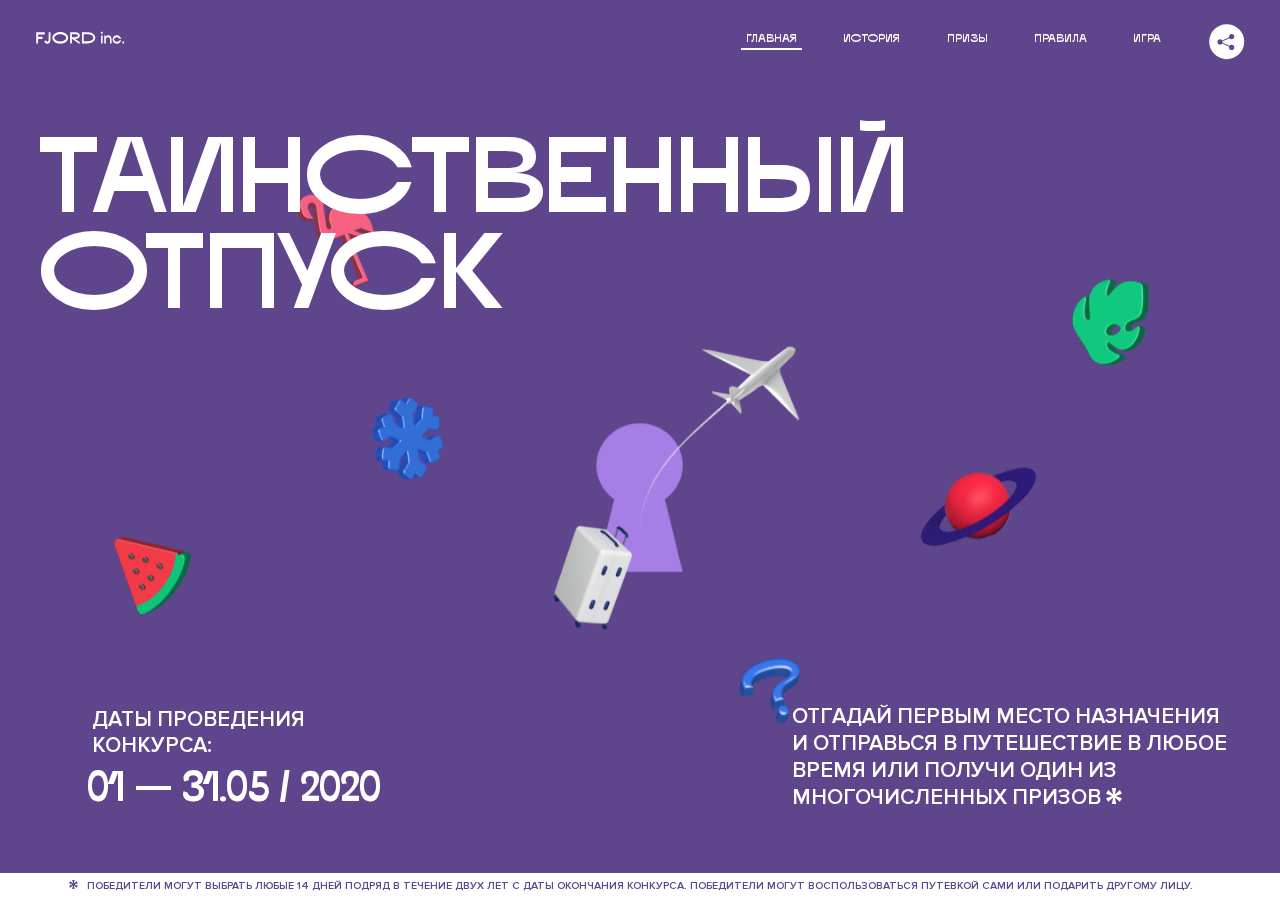
<file: 1/index.html>
<!DOCTYPE html>
<html lang="ru">
<head>
  <meta charset="UTF-8">
  <meta name="description" content="">
  <meta name="viewport" content="width=device-width, initial-scale=1.0">
  <meta http-equiv="X-UA-Compatible" content="ie=edge">
  <title>Mysterious Vacation</title>
  <link rel="stylesheet" href="css/style.min.css">
<link href="css/style.min.css" rel="stylesheet">  <base href="https://htmlacademy-animation.github.io/42764-magic-vacation-1/1/">
</head>
<body>

  <header class="page-header js-header">
    <div class="page-header__wrapper">
      <a href="#" class="page-header__logo" aria-label="Перейти на страницу FJORD.Inc">
        <svg width="100" height="15" viewBox="0 0 100 15" fill="none" xmlns="http://www.w3.org/2000/svg">
          <path d="M0.26 1.4V14H2.276V8.906H7.334V6.44H2.276V3.848H9.872V1.4H0.26ZM12.733 14.36C15.127 14.36 16.243 12.65 16.243 9.5V1.4H14.263V8.96C14.263 11.21 13.723 11.876 12.733 11.876C11.833 11.876 11.473 11.3 11.347 10.58L9.36702 10.94C9.63702 13.046 10.663 14.36 12.733 14.36ZM18.3918 7.7C18.3918 11.372 22.3878 14.36 27.3198 14.36C32.2518 14.36 36.2478 11.372 36.2478 7.7C36.2478 4.028 32.2518 1.04 27.3198 1.04C22.3878 1.04 18.3918 4.028 18.3918 7.7ZM20.6058 7.7C20.6058 5.378 23.6118 3.524 27.3198 3.524C30.9918 3.524 33.9798 5.378 33.9798 7.7C33.9798 10.004 30.9918 11.858 27.3198 11.858C23.6118 11.858 20.6058 10.004 20.6058 7.7ZM40.403 14V8.906H40.799L49.079 14.702V12.38L44.039 8.906H44.201C47.999 8.906 49.277 7.304 49.277 5.162C49.277 3.092 47.999 1.4 44.201 1.4H38.387V14H40.403ZM43.535 3.722C45.785 3.722 47.045 4.136 47.045 5.432C47.045 6.764 45.785 7.034 43.535 7.034H40.403V3.722H43.535ZM51.6936 1.382V14H57.8676C62.7456 14 66.7236 11.534 66.7236 7.7C66.7236 3.848 62.7456 1.382 57.8676 1.382H51.6936ZM53.7096 11.624V3.722H57.5436C61.5396 3.722 64.4916 5.018 64.4916 7.7C64.4916 10.238 61.5396 11.624 57.5436 11.624H53.7096ZM73.1832 14.018H74.9832V5H73.1832V14.018ZM72.9132 1.976C72.9132 2.57 73.3992 3.092 74.0832 3.092C74.7492 3.092 75.2352 2.57 75.2352 1.976C75.2352 1.382 74.7672 0.805999 74.0832 0.805999C73.3812 0.805999 72.9132 1.382 72.9132 1.976ZM76.7867 14H78.5687V9.104C78.7487 8.006 79.5947 6.962 81.0887 6.962C82.1147 6.962 83.2667 7.448 83.2667 9.554V14H85.0487V9.014C85.0487 6.152 83.2307 4.73 81.3587 4.73C79.9187 4.73 79.0727 5.558 78.5687 6.854V5H76.7867V14ZM90.9898 14.27C93.5098 14.27 95.3818 12.506 95.7238 10.328H94.0498C93.7258 11.3 92.6998 12.02 90.9898 12.02C88.8478 12.02 87.7678 10.922 87.7678 9.59C87.7678 8.24 88.8478 6.962 90.9898 6.962C92.7538 6.962 93.7978 7.844 94.0858 8.924H95.7418C95.4358 6.71 93.6178 4.73 90.9898 4.73C88.0918 4.73 86.1298 7.124 86.1298 9.59C86.1298 12.074 88.1278 14.27 90.9898 14.27ZM97.0693 12.938C97.0693 13.658 97.5553 14.144 98.2753 14.144C98.9953 14.144 99.4813 13.658 99.4813 12.938C99.4813 12.2 98.9953 11.714 98.2753 11.714C97.5553 11.714 97.0693 12.2 97.0693 12.938Z" fill="currentColor"></path>
        </svg>
      </a>
      <button class="page-header__toggler js-menu-toggler" type="button" aria-label="Управление мобильным меню"><span>Меню</span></button>
      <nav class="page-header__nav">
        <div class="page-header__menu js-menu" id="menu">
          <ul>
            <li>
              <a class="js-menu-link active" href="#top" data-href="top">главная</a>
            </li>
            <li>
              <a class="js-menu-link" href="#story" data-href="story">история</a>
            </li>
            <li>
              <a class="js-menu-link" href="#prizes" data-href="prizes">призы</a>
            </li>
            <li>
              <a class="js-menu-link" href="#rules" data-href="rules">правила</a>
            </li>
            <li>
              <a class="js-menu-link" href="#game" data-href="game">игра</a>
            </li>
          </ul>
        </div>
        <div class="page-header__social">
          <div class="social-block js-social-block">
            <button class="social-block__toggler" aria-label="Управлять блоком с социальными кнопками">
              <svg width="26" height="22" viewBox="0 0 27 22" fill="none" xmlns="http://www.w3.org/2000/svg">
                <path d="M19.6721 7.43664C21.6273 7.43664 23.213 5.85095 23.213 3.89566C23.213 1.94037 21.6273 0.354675 19.6721 0.354675C17.7168 0.354675 16.1311 1.94037 16.1311 3.89566C16.1311 4.19968 16.1728 4.49178 16.2458 4.77345L7.21751 8.95527C6.57519 8.05214 5.52303 7.46049 4.33078 7.46049C2.37549 7.46049 0.789795 9.04618 0.789795 11.0015C0.789795 12.9568 2.37549 14.5425 4.33078 14.5425C5.52303 14.5425 6.57668 13.9508 7.21751 13.0477L16.2458 17.2295C16.1743 17.5112 16.1311 17.8033 16.1311 18.1073C16.1311 20.0626 17.7168 21.6483 19.6721 21.6483C21.6273 21.6483 23.213 20.0626 23.213 18.1073C23.213 16.152 21.6273 14.5663 19.6721 14.5663C18.4798 14.5663 17.4262 15.158 16.7853 16.0611L7.75701 11.8793C7.82854 11.5976 7.87176 11.3055 7.87176 11.0015C7.87176 10.6974 7.83003 10.4053 7.75701 10.1237L16.7853 5.94186C17.4262 6.84499 18.4783 7.43664 19.6721 7.43664Z" fill="currentColor"></path>
              </svg>
            </button>
            <ul class="social-block__list">
              <li>
                <a class="social-block__link social-block__link--fb" href="#" aria-label="Мы на Facebook">
                  <svg width="8" height="17" viewBox="0 0 8 17" fill="none" xmlns="http://www.w3.org/2000/svg">
                    <path d="M4.24646 16.9899H1.09275L1.05793 8.49828H0V5.30707H1.05793V3.81124C1.05793 1.42084 2.57654 0 5.21735 0H7.41758V3.18585H5.30841C4.28262 3.18585 4.2478 3.48582 4.2478 4.24914V5.30707H7.42964L7.16716 8.49828H4.2478V16.9899H4.24646Z" fill="currentColor"></path>
                  </svg>
                </a>
              </li>
              <li>
                <a class="social-block__link social-block__link--insta" href="#" aria-label="Мы в Instagram">
                  <svg width="15" height="15" viewBox="0 0 15 15" fill="none" xmlns="http://www.w3.org/2000/svg">
                    <path d="M11.0197 0H4.19806C2.14246 0 0.471191 1.66993 0.471191 3.72285V10.5499C0.471191 12.6082 2.14112 14.2727 4.19806 14.2727H11.0197C13.0753 14.2727 14.7466 12.6082 14.7466 10.5499V3.72285C14.7466 1.67127 13.0753 0 11.0197 0ZM11.0197 12.4849H4.19806C3.13076 12.4849 2.26432 11.6158 2.26432 10.5512V3.72419C2.26432 2.65956 3.13076 1.79715 4.19806 1.79715H11.0197C12.087 1.79715 12.9535 2.6609 12.9535 3.72419V10.5512C12.9535 11.6145 12.087 12.4849 11.0197 12.4849Z" fill="currentColor"></path>
                    <path d="M7.60887 3.11084C5.38989 3.11084 3.58203 4.9187 3.58203 7.14036C3.58203 9.35532 5.38989 11.1645 7.60887 11.1645C9.83053 11.1645 11.6357 9.35666 11.6357 7.14036C11.6357 4.9187 9.83053 3.11084 7.60887 3.11084ZM7.60887 9.36871C6.37551 9.36871 5.37784 8.37372 5.37784 7.14036C5.37784 5.90699 6.37551 4.90665 7.60887 4.90665C8.83822 4.90665 9.84259 5.90833 9.84259 7.14036C9.84392 8.37238 8.83822 9.36871 7.60887 9.36871Z" fill="currentColor"></path>
                    <path d="M11.3573 2.35962C10.8256 2.35962 10.3931 2.79752 10.3931 3.32381C10.3931 3.85546 10.8256 4.29336 11.3573 4.29336C11.8862 4.29336 12.3215 3.85546 12.3215 3.32381C12.3215 2.79752 11.8862 2.35962 11.3573 2.35962Z" fill="currentColor"></path>
                  </svg>
                </a>
              </li>
              <li>
                <a class="social-block__link social-block__link--vk" href="#" aria-label="Мы ВКонтакте">
                  <svg width="17" height="10" viewBox="0 0 17 10" fill="none" xmlns="http://www.w3.org/2000/svg">
                    <path d="M14.1234 4.9002C14.1234 4.9002 16.3623 1.72708 16.5866 0.680242C16.6595 0.312285 16.4947 0.103188 16.1069 0.103188C16.1069 0.103188 14.8193 0.103188 14.168 0.103188C13.7235 0.103188 13.5587 0.293278 13.4235 0.579768C13.4235 0.579768 12.3724 2.82553 11.0969 4.24712C10.6861 4.70333 10.4781 4.84318 10.2511 4.84318C10.0646 4.84318 9.98625 4.6911 9.98625 4.27834V0.649016C9.98625 0.147997 9.92545 0.00135496 9.5066 0.00135496H6.39628C6.15578 0.00135496 6.0085 0.134417 6.0085 0.324506C6.0085 0.801084 6.73406 0.908351 6.73406 2.20231V4.87305C6.73406 5.40529 6.70569 5.61575 6.45303 5.61575C5.78016 5.61575 4.19528 3.30618 3.30623 0.678887C3.12923 0.145282 2.93737 0 2.43475 0H0.486409C0.205373 0 0 0.190085 0 0.476576C0 0.991172 0.60666 3.40801 2.99277 6.64358C4.59927 8.8201 6.70569 10 8.60269 10C9.76196 10 10.0416 9.80312 10.0416 9.31432V7.63883C10.0416 7.22607 10.2065 7.04956 10.4429 7.04956C10.7078 7.04956 11.1847 7.13238 12.2805 8.22268C13.5843 9.47862 13.6762 10 14.3896 10H16.5676C16.7919 10 17 9.89273 17 9.52342C17 9.02919 16.3623 8.15343 15.384 7.10659C14.9801 6.56755 14.3302 5.98914 14.1248 5.72301C13.8275 5.40801 13.9154 5.23014 14.1234 4.9002Z" fill="currentColor"></path>
                  </svg>
                </a>
              </li>
            </ul>
          </div>
        </div>
      </nav>
    </div>
  </header>

  <main class="page-content">

    <section class="animation-screen"></section>

    <section class="screen screen--hidden screen--intro js-scrollspy" id="top">
      <div class="screen__wrapper">
        <div class="intro">
          <h1 class="intro__title">Таинственный отпуск</h1>
          <div class="intro__content">
            <div class="intro__info">
              <p class="intro__label">Даты проведения конкурса:</p>
              <p class="intro__date">01 — 31.05 / 2020</p>
            </div>
            <div class="intro__message">
              <p>
                Отгадай первым место назначения и&nbsp;отправься в&nbsp;путешествие в&nbsp;любое время или получи один из многочисленных призов
                <svg width="16" height="16" viewBox="0 0 10 10" fill="none" xmlns="http://www.w3.org/2000/svg">
                  <path d="M0 6.35337L3.90271 4.99012L0 3.64663L1.34615 1.32374L4.44287 4.01073L3.67364 0H6.34615L5.57692 4.01073L8.65385 1.32374L10 3.64663L6.13405 4.99012L10 6.35337L8.65385 8.65651L5.57692 5.98927L6.34615 10H3.67364L4.44287 5.96952L1.34615 8.65651L0 6.35337Z" fill="currentColor"></path>
                </svg>
              </p>
            </div>
          </div>
        </div>
      </div>
      <div class="screen__footer js-footer">
        <button class="screen__footer-enlarge js-footer-toggler" type="button" aria-label="Показать сообщение">
          <svg width="10" height="10" viewBox="0 0 10 10" fill="none" xmlns="http://www.w3.org/2000/svg">
            <path d="M0 6.35337L3.90271 4.99012L0 3.64663L1.34615 1.32374L4.44287 4.01073L3.67364 0H6.34615L5.57692 4.01073L8.65385 1.32374L10 3.64663L6.13405 4.99012L10 6.35337L8.65385 8.65651L5.57692 5.98927L6.34615 10H3.67364L4.44287 5.96952L1.34615 8.65651L0 6.35337Z" fill="currentColor"></path>
          </svg>
        </button>
        <button class="screen__footer-collapse js-footer-toggler" type="button" aria-label="Скрыть сообщение">
          <svg width="13" height="13" viewBox="0 0 13 13" fill="none" xmlns="http://www.w3.org/2000/svg">
            <line x1="12.3536" y1="0.353553" x2="0.738349" y2="11.9688" stroke="currentColor"></line>
            <line x1="0.738319" y1="0.539925" x2="12.3535" y2="12.1551" stroke="currentColor"></line>
          </svg>
        </button>
        <div class="screen__footer-wrapper">
          <div class="screen__footer-announce">
            <p class="screen__footer-label">Даты проведения конкурса:</p>
            <p class="screen__footer-date">01 — 31.05 / 2020</p>
          </div>
          <div class="screen__footer-note">
            <p>
              <svg width="10" height="10" viewBox="0 0 10 10" fill="none" xmlns="http://www.w3.org/2000/svg">
                <path d="M0 6.35337L3.90271 4.99012L0 3.64663L1.34615 1.32374L4.44287 4.01073L3.67364 0H6.34615L5.57692 4.01073L8.65385 1.32374L10 3.64663L6.13405 4.99012L10 6.35337L8.65385 8.65651L5.57692 5.98927L6.34615 10H3.67364L4.44287 5.96952L1.34615 8.65651L0 6.35337Z" fill="currentColor"></path>
              </svg>
              <span>Победители могут выбрать любые 14 дней подряд в&nbsp;течение двух лет с&nbsp;даты окончания конкурса. Победители могут воспользоваться путевкой сами или подарить другому лицу.</span>
            </p>
          </div>
        </div>
      </div>
    </section>

    <section class="screen screen--hidden screen--story js-scrollspy" id="story">

      <div class="slider swiper-container js-slider">

        <div class="swiper-wrapper">

          <div class="slider__item swiper-slide">
            <h2 class="slider__item-title">История</h2>
            <p class="slider__item-text">Джеймс Таргет был основателем компании &laquo;Fjord Inc.&raquo;. С&nbsp;1965 года &laquo;Fjord Inc.&raquo; прославилась надёжными и&nbsp;удобными чемоданами и&nbsp;аксессуарами для туристов.</p>
          </div>

          <div class="slider__item swiper-slide">
            <p class="slider__item-text">Когда Джеймсу было 7&nbsp;лет, в&nbsp;их&nbsp;доме гостил дядюшка и&nbsp;развлекал детей рассказами о&nbsp;своей поездке в&nbsp;место, показавшееся малышу Таргету невероятным. Тогда Джеймс решил, что однажды посетит его, но&nbsp;не&nbsp;будет рассказывать о&nbsp;мечте, пока не&nbsp;осуществит.</p>
          </div>

          <div class="slider__item swiper-slide">
            <p class="slider__item-text">Джеймс Таргет стал увлеченным путешественником. Он&nbsp;посетил 5&nbsp;континентов, 126&nbsp;стран.</p>
          </div>

          <div class="slider__item swiper-slide">
            <p class="slider__item-text">Он&nbsp;сплавлялся по&nbsp;Амазонке и&nbsp;погружался в&nbsp;пещеры Франции, медитировал в&nbsp;горах Тибета и&nbsp;пожимал руку вождя племени Акугауа.</p>
          </div>

          <div class="slider__item swiper-slide">
            <p class="slider__item-text">Из&nbsp;своих поездок Джеймс Таргет привозил идеи, как сделать свои чемоданы &laquo;Fjord Inc.&raquo; удобными и&nbsp;приспособленными к&nbsp;разным дорожным условиям.</p>
          </div>

          <div class="slider__item swiper-slide">
            <p class="slider__item-text">Всё это время Джеймс не&nbsp;оставлял идею поездки своей мечты. Однако, как только он&nbsp;брался за&nbsp;планирование, возникали препятствия, не&nbsp;позволяющие отправиться туда.</p>
          </div>

          <div class="slider__item swiper-slide">
            <p class="slider__item-text">В&nbsp;возрасте 67&nbsp;лет Джеймс Таргет попал под лавину и&nbsp;погиб. В&nbsp;своём завещании он&nbsp;поручил отправить в&nbsp;заветное путешествие трёх смельчаков, единых с&nbsp;ним духом.</p>
          </div>

          <div class="slider__item swiper-slide">
            <p class="slider__item-text">Тех, кто сможет узнать таинственное место, задавая вопросы специально обученному ИИ&nbsp;&laquo;Соне&raquo;, ждет фантастическое путешествие.</p>
          </div>
        </div>
        <div class="slider__controls">
          <button class="slider__control slider__control--prev js-control-prev" type="button" aria-label="Показать предыдущую историю">
            <svg width="12" height="22" viewBox="0 0 12 22" fill="none" xmlns="http://www.w3.org/2000/svg">
              <path d="M11 1L1 11L11 21" stroke="currentColor" stroke-width="2" stroke-linejoin="round"></path>
            </svg>
          </button>
          <button class="slider__control slider__control--next js-control-next" type="button" aria-label="Показать следующую историю">
            <svg width="12" height="22" viewBox="0 0 12 22" fill="none" xmlns="http://www.w3.org/2000/svg">
              <path d="M1 1L11 11L1 21" stroke="currentColor" stroke-width="2" stroke-linejoin="round"></path>
            </svg>
          </button>
        </div>
        <div class="slider__pagination swiper-pagination"></div>
      </div>
    </section>

    <section class="screen screen--hidden screen--prizes js-scrollspy" id="prizes">
      <div class="screen__wrapper">
        <div class="prizes">
          <h2 class="prizes__title">ПРизы</h2>
          <div class="prizes__lead">
            <p>Найди ответ и&nbsp;получи один из&nbsp;призов:</p>
          </div>
          <ul class="prizes__list">
            <li class="prizes__item prizes__item--journeys">
              <div class="prizes__icon">
                <picture>
                  <source srcset="img/prize1-mob.svg" media="(orientation: portrait)">
                  <img src="img/prize1.svg" alt="">
                </picture>
              </div>
              <p class="prizes__desc">
                <b>3</b>
                <span>загадочных путешествия</span>
              </p>
            </li>
            <li class="prizes__item prizes__item--cases">
              <div class="prizes__icon">
                <picture>
                  <source srcset="img/prize2-mob.svg" media="(orientation: portrait)">
                  <img src="img/prize2.svg" alt="">
                </picture>
              </div>
              <p class="prizes__desc">
                <b>7</b>
                <span>надежных чемоданов</span>
              </p>
            </li>
            <li class="prizes__item prizes__item--codes">
              <div class="prizes__icon">
                <picture>
                  <source srcset="img/prize3-mob.svg" media="(orientation: portrait)">
                  <img src="img/prize3.svg" alt="">
                </picture>
              </div>
              <p class="prizes__desc">
                <b>900</b>
                <span>
                  промокодов на&nbsp;скидку 15%
                  <svg width="10" height="10" viewBox="0 0 10 10" fill="none" xmlns="http://www.w3.org/2000/svg">
                    <path d="M0 6.35337L3.90271 4.99012L0 3.64663L1.34615 1.32374L4.44287 4.01073L3.67364 0H6.34615L5.57692 4.01073L8.65385 1.32374L10 3.64663L6.13405 4.99012L10 6.35337L8.65385 8.65651L5.57692 5.98927L6.34615 10H3.67364L4.44287 5.96952L1.34615 8.65651L0 6.35337Z" fill="currentColor"></path>
                  </svg>
                </span>
              </p>
            </li>
          </ul>
        </div>
      </div>
      <div class="screen__footer js-footer">
        <button class="screen__footer-enlarge js-footer-toggler" type="button" aria-label="Показать сообщение">
          <svg width="10" height="10" viewBox="0 0 10 10" fill="none" xmlns="http://www.w3.org/2000/svg">
            <path d="M0 6.35337L3.90271 4.99012L0 3.64663L1.34615 1.32374L4.44287 4.01073L3.67364 0H6.34615L5.57692 4.01073L8.65385 1.32374L10 3.64663L6.13405 4.99012L10 6.35337L8.65385 8.65651L5.57692 5.98927L6.34615 10H3.67364L4.44287 5.96952L1.34615 8.65651L0 6.35337Z" fill="currentColor"></path>
          </svg>
        </button>
        <button class="screen__footer-collapse js-footer-toggler" type="button" aria-label="Скрыть сообщение">
          <svg width="13" height="13" viewBox="0 0 13 13" fill="none" xmlns="http://www.w3.org/2000/svg">
            <line x1="12.3536" y1="0.353553" x2="0.738349" y2="11.9688" stroke="currentColor"></line>
            <line x1="0.738319" y1="0.539925" x2="12.3535" y2="12.1551" stroke="currentColor"></line>
          </svg>
        </button>
        <div class="screen__footer-wrapper">
          <div class="screen__footer-announce">
            <p class="screen__footer-label">Даты проведения конкурса:</p>
            <p class="screen__footer-date">01 — 31.05 / 2020</p>
          </div>
          <div class="screen__footer-note">
            <p>
              <svg width="10" height="10" viewBox="0 0 10 10" fill="none" xmlns="http://www.w3.org/2000/svg">
                <path d="M0 6.35337L3.90271 4.99012L0 3.64663L1.34615 1.32374L4.44287 4.01073L3.67364 0H6.34615L5.57692 4.01073L8.65385 1.32374L10 3.64663L6.13405 4.99012L10 6.35337L8.65385 8.65651L5.57692 5.98927L6.34615 10H3.67364L4.44287 5.96952L1.34615 8.65651L0 6.35337Z" fill="currentColor"></path>
              </svg>
              <span>Скидка&nbsp;15% на&nbsp;единоразовое приобретение путёвки с&nbsp;1&nbsp;июня 2020 по&nbsp;31&nbsp;мая 2022&nbsp;года. Суммируется с&nbsp;другими акциями</span>
            </p>
          </div>
        </div>
      </div>
    </section>

    <section class="screen screen--hidden screen--rules js-scrollspy" id="rules">
      <div class="screen__wrapper">
        <div class="rules">
          <h2 class="rules__title">Правила</h2>
          <div class="rules__lead">
            <p>Для того чтобы получить наследство Джеймса Таргета, тебе нужно выведать у&nbsp;&laquo;Сони&raquo;, куда предстоит отправиться тебе в&nbsp;случае победы</p>
          </div>
          <ol class="rules__list">
            <li class="rules__item">
              <p>Тебе отводится <br>5&nbsp;минут</p>
            </li>
            <li class="rules__item">
              <p>Задавай любые вопросы в&nbsp;текстовом поле</p>
            </li>
            <li class="rules__item">
              <p>Нажимай кнопку &laquo;Узнать&raquo;, чтобы получить ответ</p>
            </li>
            <li class="rules__item">
              <p>&laquo;Соня&raquo; может отвечать только&nbsp;Да или Нет</p>
            </li>
          </ol>
          <a href="#game" class="rules__link btn">Погнали!</a>
        </div>
      </div>
      <div class="screen__disclaimer">
        <div class="disclaimer">
          <ul>
            <li>
              <a href="#">Правовая информация</a>
            </li>
            <li>
              <a href="#">Подробные правила</a>
            </li>
          </ul>
        </div>
      </div>
    </section>

    <section class="screen screen--hidden screen--game js-scrollspy" id="game">
      <div class="screen__wrapper">
        <div class="game">
          <div class="game__header">
            <h2 class="game__title">Игра</h2>
            <div class="game__counter">
              <span>05</span>:<span>00</span>
            </div>
          </div>
          <div class="game__body">
            <div class="chat">
              <div class="chat__body js-chat">
                <ul class="chat__list" id="messages"></ul>
              </div>
              <div class="chat__footer">
                <form action="#" method="post" class="form" id="message-form">
                  <label for="message-field" class="visually-hidden">Поле для ввода вопроса</label>
                  <input type="text" class="form__field" id="message-field">
                  <button class="form__button btn">
                    Узнать
                    <svg width="18" height="19" viewBox="0 0 18 19" fill="none" xmlns="http://www.w3.org/2000/svg">
                      <path stroke="currentColor" stroke-width="2" d="M9 19V1"></path>
                      <path d="M1 9l8-8 8 8" stroke="currentColor" stroke-width="2" stroke-linejoin="round"></path>
                    </svg>
                  </button>
                </form>
              </div>
            </div>
          </div>
          <!-- временные кнопки для показа результата -->
          <div class="game__buttons">
            <button class="game__button btn js-show-result" type="button" data-target="result">Положительный результат</button>
            <button class="game__button btn js-show-result" type="button" data-target="result2">Положительный результат - 2</button>
            <button class="game__button btn js-show-result" type="button" data-target="result3">Отрицательный результат</button>
          </div>
        </div>
      </div>
    </section>

    <section class="screen screen--hidden screen--result" id="result">
      <div class="screen__wrapper">
        <div class="result result--trip">
          <div class="result__image">
            <picture>
              <source srcset="img/result1-mob.png 1x, img/result1-mob@2x.png 2x" media="(max-width: 768px) and (orientation: portrait)">
              <img src="img/result1.png" srcset="img/result1@2x.png 2x" alt="">
            </picture>
          </div>
          <h2 class="result__title">
            <span class="visually-hidden">ПОбеда!</span>
            <svg xmlns="http://www.w3.org/2000/svg" viewBox="0 0 568.85 109.24">
              <path d="M16,24.44V92H2.6V8H75V92H61.52V24.44H16Z" transform="translate(-2.1 -1.5)" fill="none" stroke="currentColor"></path>
              <path d="M148.76,5.6c32.88,0,59.52,19.92,59.52,44.4s-26.64,44.4-59.52,44.4S89.24,74.48,89.24,50,115.88,5.6,148.76,5.6Zm0,72.12c24.48,0,44.4-12.36,44.4-27.72s-19.92-27.84-44.4-27.84C124,22.16,104,34.52,104,50S124,77.72,148.76,77.72Z" transform="translate(-2.1 -1.5)" fill="none" stroke="currentColor"></path>
              <path d="M287.36,8V24.44H236v14.4h25.32c25.44,0,34,11.16,34,26.52,0,15.6-8.52,26.64-34,26.64H222.56V8h64.8ZM256.88,76.52c15.12,0,23.52-2,23.52-11.52S272,54.44,256.88,54.44H236V76.52h20.88Z" transform="translate(-2.1 -1.5)" fill="none" stroke="currentColor"></path>
              <path d="M371.47,8V24.44H320.84V41.6h33.6V58h-33.6V75.56h50.64V92H307.4V8h64.08Z" transform="translate(-2.1 -1.5)" fill="none" stroke="currentColor"></path>
              <path d="M382.39,110.24V75.56h7.44c4.56-4.68,7.8-18.36,8.76-56L399,8h48.6V75.56h10v34.68H442.87V92H397v18.24H382.39Zm51.72-34.68V24.44H411.55v3.12c-0.48,22.44-3.24,37.68-7.2,48h29.76Z" transform="translate(-2.1 -1.5)" fill="none" stroke="currentColor"></path>
              <path d="M463.75,92l28-84h27.12l28.08,84H533.47l-7.8-23.52h-37.8L480.07,92H463.75Zm56.64-40L507,11.84,493.51,52h26.88Z" transform="translate(-2.1 -1.5)" fill="none" stroke="currentColor"></path>
              <path d="M554.12,70.4L555.55,2H569l1.44,68.4H554.12Zm8.28,6.36c4.8,0,8,3.24,8,8.16a8,8,0,1,1-16.08,0C554.35,80,557.59,76.76,562.39,76.76Z" transform="translate(-2.1 -1.5)" fill="none" stroke="currentColor"></path>
            </svg>
          </h2>
          <div class="result__text">
            <p>ты&nbsp;отправляешься в&nbsp;Арктику!</p>
          </div>
          <div class="result__form">
            <form action="#" method="post" class="form form--result">
              <label for="email-field" class="form__label">зарегистрируй результат</label>
              <input type="email" class="form__field" id="email-field" placeholder="e-mail для регистации результата и получения приза" required="">
              <button class="form__button btn">
                отправить
                <svg width="18" height="19" viewBox="0 0 18 19" fill="none" xmlns="http://www.w3.org/2000/svg">
                  <path stroke="currentColor" stroke-width="2" d="M9 19V1"></path>
                  <path d="M1 9l8-8 8 8" stroke="currentColor" stroke-width="2" stroke-linejoin="round"></path>
                </svg>
              </button>
            </form>
          </div>
        </div>
      </div>
    </section>

    <section class="screen screen--hidden screen--result" id="result2">
      <div class="screen__wrapper">
        <div class="result result--prize">
          <div class="result__image">
            <picture>
              <source srcset="img/result2-mob.png 1x, img/result2-mob@2x.png 2x" media="(max-width: 768px) and (orientation: portrait)">
              <img src="img/result2.png" srcset="img/result2@2x.png 2x" alt="">
            </picture>
          </div>
          <h2 class="result__title">
            <span class="visually-hidden">ПОбеда!</span>
            <svg xmlns="http://www.w3.org/2000/svg" viewBox="0 0 568.85 109.24">
              <path d="M16,24.44V92H2.6V8H75V92H61.52V24.44H16Z" transform="translate(-2.1 -1.5)" fill="none" stroke="currentColor"></path>
              <path d="M148.76,5.6c32.88,0,59.52,19.92,59.52,44.4s-26.64,44.4-59.52,44.4S89.24,74.48,89.24,50,115.88,5.6,148.76,5.6Zm0,72.12c24.48,0,44.4-12.36,44.4-27.72s-19.92-27.84-44.4-27.84C124,22.16,104,34.52,104,50S124,77.72,148.76,77.72Z" transform="translate(-2.1 -1.5)" fill="none" stroke="currentColor"></path>
              <path d="M287.36,8V24.44H236v14.4h25.32c25.44,0,34,11.16,34,26.52,0,15.6-8.52,26.64-34,26.64H222.56V8h64.8ZM256.88,76.52c15.12,0,23.52-2,23.52-11.52S272,54.44,256.88,54.44H236V76.52h20.88Z" transform="translate(-2.1 -1.5)" fill="none" stroke="currentColor"></path>
              <path d="M371.47,8V24.44H320.84V41.6h33.6V58h-33.6V75.56h50.64V92H307.4V8h64.08Z" transform="translate(-2.1 -1.5)" fill="none" stroke="currentColor"></path>
              <path d="M382.39,110.24V75.56h7.44c4.56-4.68,7.8-18.36,8.76-56L399,8h48.6V75.56h10v34.68H442.87V92H397v18.24H382.39Zm51.72-34.68V24.44H411.55v3.12c-0.48,22.44-3.24,37.68-7.2,48h29.76Z" transform="translate(-2.1 -1.5)" fill="none" stroke="currentColor"></path>
              <path d="M463.75,92l28-84h27.12l28.08,84H533.47l-7.8-23.52h-37.8L480.07,92H463.75Zm56.64-40L507,11.84,493.51,52h26.88Z" transform="translate(-2.1 -1.5)" fill="none" stroke="currentColor"></path>
              <path d="M554.12,70.4L555.55,2H569l1.44,68.4H554.12Zm8.28,6.36c4.8,0,8,3.24,8,8.16a8,8,0,1,1-16.08,0C554.35,80,557.59,76.76,562.39,76.76Z" transform="translate(-2.1 -1.5)" fill="none" stroke="currentColor"></path>
            </svg>
          </h2>
          <div class="result__text">
            <p>чемодан &laquo;Fjord&nbsp;Inc.&raquo;&nbsp;твой</p>
          </div>
          <div class="result__form">
            <form action="#" method="post" class="form form--result">
              <label for="email-field2" class="form__label">зарегистрируй результат</label>
              <input type="email" class="form__field" id="email-field2" placeholder="e-mail для регистации результата и получения приза" required="">
              <button class="form__button btn">
                отправить
                <svg width="18" height="19" viewBox="0 0 18 19" fill="none" xmlns="http://www.w3.org/2000/svg">
                  <path stroke="currentColor" stroke-width="2" d="M9 19V1"></path>
                  <path d="M1 9l8-8 8 8" stroke="currentColor" stroke-width="2" stroke-linejoin="round"></path>
                </svg>
              </button>
            </form>
          </div>
        </div>
      </div>
    </section>

    <section class="screen screen--hidden screen--result" id="result3">
      <div class="screen__wrapper">
        <div class="result result--negative">
          <div class="result__image">
            <picture>
              <source srcset="img/result3-mob.png 1x, img/result3-mob@2x.png 2x" media="(max-width: 768px) and (orientation: portrait)">
              <img src="img/result3.png" srcset="img/result3@2x.png 2x" alt="">
            </picture>
          </div>
          <h2 class="result__title">
            <span class="visually-hidden">Не угадал!</span>
            <svg xmlns="http://www.w3.org/2000/svg" viewBox="0 0 660.77 109.24">
              <path d="M2.66,92V8H16.1V42.2H53.3V8H66.74V92H53.3V58.64H16.1V92H2.66Z" transform="translate(-2.16 -1.5)" fill="none" stroke="currentColor"></path>
              <path d="M147.62,8V24.44H97V41.6h33.6V58H97V75.56h50.64V92H83.54V8h64.08Z" transform="translate(-2.16 -1.5)" fill="none" stroke="currentColor"></path>
              <path d="M199.22,8l20.52,42.36L235.34,8h16.44l-31,84H204.38l9.48-25.92L185.78,8h13.44Z" transform="translate(-2.16 -1.5)" fill="none" stroke="currentColor"></path>
              <path d="M273.74,24.44V92H260.3V8h50.16V24.44H273.74Z" transform="translate(-2.16 -1.5)" fill="none" stroke="currentColor"></path>
              <path d="M307.1,92l28-84h27.12l28.08,84H376.82L369,68.48h-37.8L323.42,92H307.1Zm56.64-40L350.3,11.84,336.86,52h26.88Z" transform="translate(-2.16 -1.5)" fill="none" stroke="currentColor"></path>
              <path d="M396.38,110.24V75.56h7.44c4.56-4.68,7.8-18.36,8.76-56L412.94,8h48.6V75.56h10v34.68H456.86V92H411v18.24H396.38ZM448.1,75.56V24.44H425.54v3.12c-0.48,22.44-3.24,37.68-7.2,48H448.1Z" transform="translate(-2.16 -1.5)" fill="none" stroke="currentColor"></path>
              <path d="M477.74,92l28-84h27.12L560.9,92H547.46l-7.8-23.52h-37.8L494.06,92H477.74Zm56.64-40-13.44-40.2L507.5,52h26.88Z" transform="translate(-2.16 -1.5)" fill="none" stroke="currentColor"></path>
              <path d="M568.7,76.88a13.77,13.77,0,0,0,5,1c6.6,0,10.44-6.24,12-58.32L586.22,8h46.2V92H619V24.44H598.82l-0.12,3.12C597.14,81,589,94.4,573.74,94.4a28.55,28.55,0,0,1-6.72-.84Z" transform="translate(-2.16 -1.5)" fill="none" stroke="currentColor"></path>
              <path d="M646.1,70.4L647.54,2H661l1.44,68.4H646.1Zm8.28,6.36c4.8,0,8,3.24,8,8.16a8,8,0,0,1-16.08,0C646.34,80,649.58,76.76,654.38,76.76Z" transform="translate(-2.16 -1.5)" fill="none" stroke="currentColor"></path>
            </svg>
          </h2>
          <button class="result__button js-play" type="button">
            не сдавайся!
            <span>
              <svg width="27" height="22" viewBox="0 0 27 22" fill="none" xmlns="http://www.w3.org/2000/svg">
                <path d="M10.6899 1.47998C5.42992 1.47998 1.16992 5.73998 1.16992 11C1.16992 16.26 5.42992 20.52 10.6899 20.52C15.9499 20.52 20.2099 16.26 20.2099 11V7.13998" stroke="currentColor" stroke-width="2" stroke-miterlimit="10"></path>
                <path d="M15.1099 12.5099L20.1499 7.13989L25.3099 12.6299" stroke="currentColor" stroke-width="2" stroke-miterlimit="10" stroke-linejoin="round"></path>
              </svg>
            </span>
          </button>
        </div>
      </div>
    </section>

  </main>

<script src="js/script.js"></script></body>
</html>
</file>
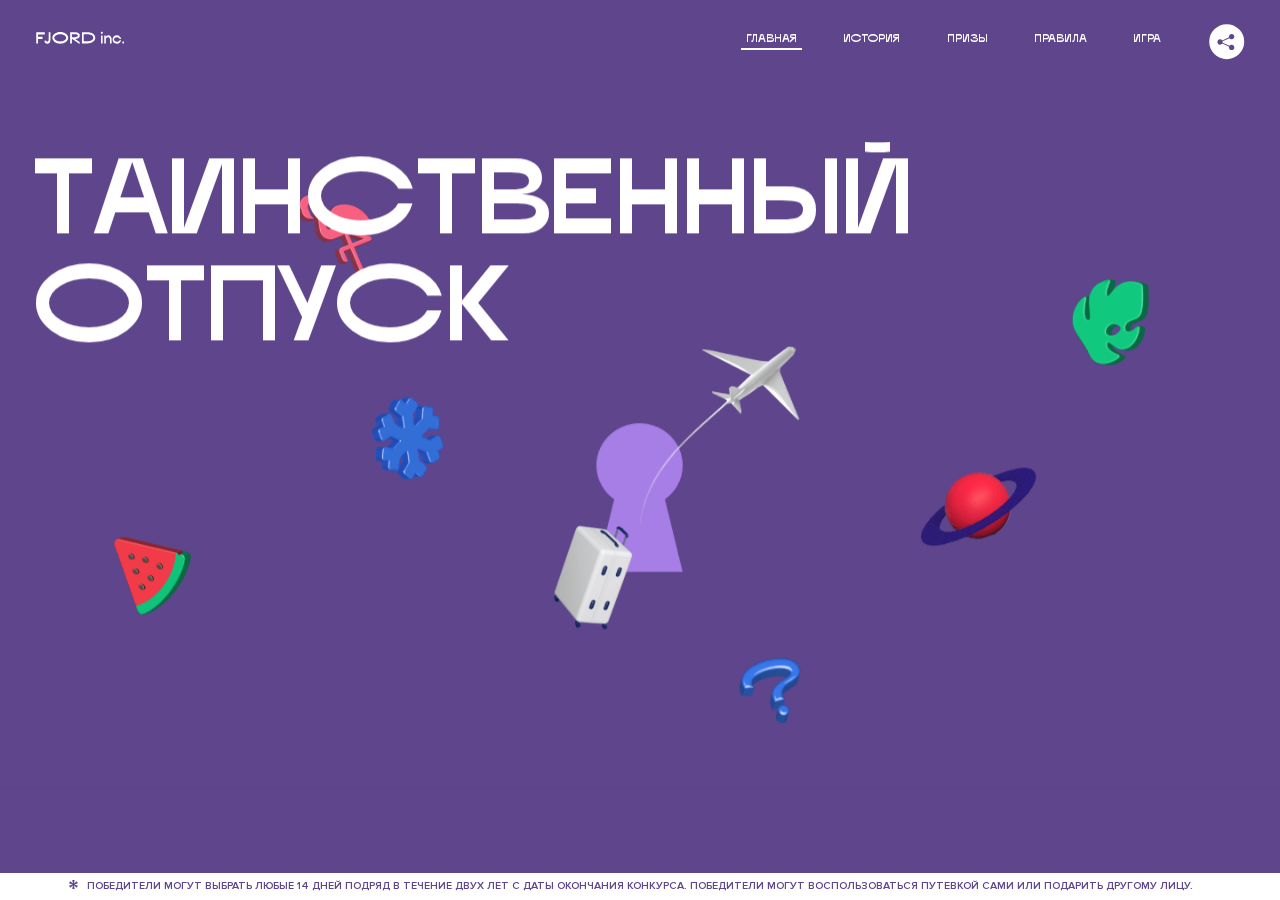
<file: 10/index.html>
<!DOCTYPE html>
<html lang="ru">
<head>
  <meta charset="UTF-8">
  <meta name="description" content="">
  <meta name="viewport" content="width=device-width, initial-scale=1.0">
  <meta http-equiv="X-UA-Compatible" content="ie=edge">
  <title>Mysterious Vacation</title>
  <link rel="stylesheet" href="css/style.min.css">
<link href="css/style.min.css" rel="stylesheet">  <base href="https://htmlacademy-animation.github.io/42764-magic-vacation-1/10/">
</head>
<body>

  <header class="page-header js-header">
    <div class="page-header__wrapper">
      <a href="#" class="page-header__logo" aria-label="Перейти на страницу FJORD.Inc">
        <svg width="100" height="15" viewBox="0 0 100 15" fill="none" xmlns="http://www.w3.org/2000/svg">
          <path d="M0.26 1.4V14H2.276V8.906H7.334V6.44H2.276V3.848H9.872V1.4H0.26ZM12.733 14.36C15.127 14.36 16.243 12.65 16.243 9.5V1.4H14.263V8.96C14.263 11.21 13.723 11.876 12.733 11.876C11.833 11.876 11.473 11.3 11.347 10.58L9.36702 10.94C9.63702 13.046 10.663 14.36 12.733 14.36ZM18.3918 7.7C18.3918 11.372 22.3878 14.36 27.3198 14.36C32.2518 14.36 36.2478 11.372 36.2478 7.7C36.2478 4.028 32.2518 1.04 27.3198 1.04C22.3878 1.04 18.3918 4.028 18.3918 7.7ZM20.6058 7.7C20.6058 5.378 23.6118 3.524 27.3198 3.524C30.9918 3.524 33.9798 5.378 33.9798 7.7C33.9798 10.004 30.9918 11.858 27.3198 11.858C23.6118 11.858 20.6058 10.004 20.6058 7.7ZM40.403 14V8.906H40.799L49.079 14.702V12.38L44.039 8.906H44.201C47.999 8.906 49.277 7.304 49.277 5.162C49.277 3.092 47.999 1.4 44.201 1.4H38.387V14H40.403ZM43.535 3.722C45.785 3.722 47.045 4.136 47.045 5.432C47.045 6.764 45.785 7.034 43.535 7.034H40.403V3.722H43.535ZM51.6936 1.382V14H57.8676C62.7456 14 66.7236 11.534 66.7236 7.7C66.7236 3.848 62.7456 1.382 57.8676 1.382H51.6936ZM53.7096 11.624V3.722H57.5436C61.5396 3.722 64.4916 5.018 64.4916 7.7C64.4916 10.238 61.5396 11.624 57.5436 11.624H53.7096ZM73.1832 14.018H74.9832V5H73.1832V14.018ZM72.9132 1.976C72.9132 2.57 73.3992 3.092 74.0832 3.092C74.7492 3.092 75.2352 2.57 75.2352 1.976C75.2352 1.382 74.7672 0.805999 74.0832 0.805999C73.3812 0.805999 72.9132 1.382 72.9132 1.976ZM76.7867 14H78.5687V9.104C78.7487 8.006 79.5947 6.962 81.0887 6.962C82.1147 6.962 83.2667 7.448 83.2667 9.554V14H85.0487V9.014C85.0487 6.152 83.2307 4.73 81.3587 4.73C79.9187 4.73 79.0727 5.558 78.5687 6.854V5H76.7867V14ZM90.9898 14.27C93.5098 14.27 95.3818 12.506 95.7238 10.328H94.0498C93.7258 11.3 92.6998 12.02 90.9898 12.02C88.8478 12.02 87.7678 10.922 87.7678 9.59C87.7678 8.24 88.8478 6.962 90.9898 6.962C92.7538 6.962 93.7978 7.844 94.0858 8.924H95.7418C95.4358 6.71 93.6178 4.73 90.9898 4.73C88.0918 4.73 86.1298 7.124 86.1298 9.59C86.1298 12.074 88.1278 14.27 90.9898 14.27ZM97.0693 12.938C97.0693 13.658 97.5553 14.144 98.2753 14.144C98.9953 14.144 99.4813 13.658 99.4813 12.938C99.4813 12.2 98.9953 11.714 98.2753 11.714C97.5553 11.714 97.0693 12.2 97.0693 12.938Z" fill="currentColor"></path>
        </svg>
      </a>
      <button class="page-header__toggler js-menu-toggler" type="button" aria-label="Управление мобильным меню"><span>Меню</span></button>
      <nav class="page-header__nav">
        <div class="page-header__menu js-menu" id="menu">
          <ul>
            <li>
              <a class="js-menu-link active" href="#top" data-href="top">главная</a>
            </li>
            <li>
              <a class="js-menu-link" href="#story" data-href="story">история</a>
            </li>
            <li>
              <a class="js-menu-link" href="#prizes" data-href="prizes">призы</a>
            </li>
            <li>
              <a class="js-menu-link" href="#rules" data-href="rules">правила</a>
            </li>
            <li>
              <a class="js-menu-link" href="#game" data-href="game">игра</a>
            </li>
          </ul>
        </div>
        <div class="page-header__social">
          <div class="social-block js-social-block">
            <button class="social-block__toggler" aria-label="Управлять блоком с социальными кнопками">
              <svg width="26" height="22" viewBox="0 0 27 22" fill="none" xmlns="http://www.w3.org/2000/svg">
                <path d="M19.6721 7.43664C21.6273 7.43664 23.213 5.85095 23.213 3.89566C23.213 1.94037 21.6273 0.354675 19.6721 0.354675C17.7168 0.354675 16.1311 1.94037 16.1311 3.89566C16.1311 4.19968 16.1728 4.49178 16.2458 4.77345L7.21751 8.95527C6.57519 8.05214 5.52303 7.46049 4.33078 7.46049C2.37549 7.46049 0.789795 9.04618 0.789795 11.0015C0.789795 12.9568 2.37549 14.5425 4.33078 14.5425C5.52303 14.5425 6.57668 13.9508 7.21751 13.0477L16.2458 17.2295C16.1743 17.5112 16.1311 17.8033 16.1311 18.1073C16.1311 20.0626 17.7168 21.6483 19.6721 21.6483C21.6273 21.6483 23.213 20.0626 23.213 18.1073C23.213 16.152 21.6273 14.5663 19.6721 14.5663C18.4798 14.5663 17.4262 15.158 16.7853 16.0611L7.75701 11.8793C7.82854 11.5976 7.87176 11.3055 7.87176 11.0015C7.87176 10.6974 7.83003 10.4053 7.75701 10.1237L16.7853 5.94186C17.4262 6.84499 18.4783 7.43664 19.6721 7.43664Z" fill="currentColor"></path>
              </svg>
            </button>
            <ul class="social-block__list">
              <li>
                <a class="social-block__link social-block__link--fb" href="#" aria-label="Мы на Facebook">
                  <svg width="8" height="17" viewBox="0 0 8 17" fill="none" xmlns="http://www.w3.org/2000/svg">
                    <path d="M4.24646 16.9899H1.09275L1.05793 8.49828H0V5.30707H1.05793V3.81124C1.05793 1.42084 2.57654 0 5.21735 0H7.41758V3.18585H5.30841C4.28262 3.18585 4.2478 3.48582 4.2478 4.24914V5.30707H7.42964L7.16716 8.49828H4.2478V16.9899H4.24646Z" fill="currentColor"></path>
                  </svg>
                </a>
              </li>
              <li>
                <a class="social-block__link social-block__link--insta" href="#" aria-label="Мы в Instagram">
                  <svg width="15" height="15" viewBox="0 0 15 15" fill="none" xmlns="http://www.w3.org/2000/svg">
                    <path d="M11.0197 0H4.19806C2.14246 0 0.471191 1.66993 0.471191 3.72285V10.5499C0.471191 12.6082 2.14112 14.2727 4.19806 14.2727H11.0197C13.0753 14.2727 14.7466 12.6082 14.7466 10.5499V3.72285C14.7466 1.67127 13.0753 0 11.0197 0ZM11.0197 12.4849H4.19806C3.13076 12.4849 2.26432 11.6158 2.26432 10.5512V3.72419C2.26432 2.65956 3.13076 1.79715 4.19806 1.79715H11.0197C12.087 1.79715 12.9535 2.6609 12.9535 3.72419V10.5512C12.9535 11.6145 12.087 12.4849 11.0197 12.4849Z" fill="currentColor"></path>
                    <path d="M7.60887 3.11084C5.38989 3.11084 3.58203 4.9187 3.58203 7.14036C3.58203 9.35532 5.38989 11.1645 7.60887 11.1645C9.83053 11.1645 11.6357 9.35666 11.6357 7.14036C11.6357 4.9187 9.83053 3.11084 7.60887 3.11084ZM7.60887 9.36871C6.37551 9.36871 5.37784 8.37372 5.37784 7.14036C5.37784 5.90699 6.37551 4.90665 7.60887 4.90665C8.83822 4.90665 9.84259 5.90833 9.84259 7.14036C9.84392 8.37238 8.83822 9.36871 7.60887 9.36871Z" fill="currentColor"></path>
                    <path d="M11.3573 2.35962C10.8256 2.35962 10.3931 2.79752 10.3931 3.32381C10.3931 3.85546 10.8256 4.29336 11.3573 4.29336C11.8862 4.29336 12.3215 3.85546 12.3215 3.32381C12.3215 2.79752 11.8862 2.35962 11.3573 2.35962Z" fill="currentColor"></path>
                  </svg>
                </a>
              </li>
              <li>
                <a class="social-block__link social-block__link--vk" href="#" aria-label="Мы ВКонтакте">
                  <svg width="17" height="10" viewBox="0 0 17 10" fill="none" xmlns="http://www.w3.org/2000/svg">
                    <path d="M14.1234 4.9002C14.1234 4.9002 16.3623 1.72708 16.5866 0.680242C16.6595 0.312285 16.4947 0.103188 16.1069 0.103188C16.1069 0.103188 14.8193 0.103188 14.168 0.103188C13.7235 0.103188 13.5587 0.293278 13.4235 0.579768C13.4235 0.579768 12.3724 2.82553 11.0969 4.24712C10.6861 4.70333 10.4781 4.84318 10.2511 4.84318C10.0646 4.84318 9.98625 4.6911 9.98625 4.27834V0.649016C9.98625 0.147997 9.92545 0.00135496 9.5066 0.00135496H6.39628C6.15578 0.00135496 6.0085 0.134417 6.0085 0.324506C6.0085 0.801084 6.73406 0.908351 6.73406 2.20231V4.87305C6.73406 5.40529 6.70569 5.61575 6.45303 5.61575C5.78016 5.61575 4.19528 3.30618 3.30623 0.678887C3.12923 0.145282 2.93737 0 2.43475 0H0.486409C0.205373 0 0 0.190085 0 0.476576C0 0.991172 0.60666 3.40801 2.99277 6.64358C4.59927 8.8201 6.70569 10 8.60269 10C9.76196 10 10.0416 9.80312 10.0416 9.31432V7.63883C10.0416 7.22607 10.2065 7.04956 10.4429 7.04956C10.7078 7.04956 11.1847 7.13238 12.2805 8.22268C13.5843 9.47862 13.6762 10 14.3896 10H16.5676C16.7919 10 17 9.89273 17 9.52342C17 9.02919 16.3623 8.15343 15.384 7.10659C14.9801 6.56755 14.3302 5.98914 14.1248 5.72301C13.8275 5.40801 13.9154 5.23014 14.1234 4.9002Z" fill="currentColor"></path>
                  </svg>
                </a>
              </li>
            </ul>
          </div>
        </div>
      </nav>
    </div>
  </header>

  <main class="page-content">

    <section class="animation-screen"></section>

    <section class="screen screen--hidden screen--intro js-scrollspy" id="top">
      <div class="screen__wrapper">
        <div class="intro">
          <h1 class="intro__title">Таинственный отпуск</h1>
          <div class="intro__content">
            <div class="intro__info">
              <p class="intro__label">Даты проведения конкурса:</p>
              <p class="intro__date">01 — 31.05 / 2020</p>
            </div>
            <div class="intro__message">
              <p>
                Отгадай первым место назначения и&nbsp;отправься в&nbsp;путешествие в&nbsp;любое время или получи один из многочисленных призов
                <svg width="16" height="16" viewBox="0 0 10 10" fill="none" xmlns="http://www.w3.org/2000/svg">
                  <path d="M0 6.35337L3.90271 4.99012L0 3.64663L1.34615 1.32374L4.44287 4.01073L3.67364 0H6.34615L5.57692 4.01073L8.65385 1.32374L10 3.64663L6.13405 4.99012L10 6.35337L8.65385 8.65651L5.57692 5.98927L6.34615 10H3.67364L4.44287 5.96952L1.34615 8.65651L0 6.35337Z" fill="currentColor"></path>
                </svg>
              </p>
            </div>
          </div>
        </div>
      </div>
      <div class="screen__footer js-footer">
        <button class="screen__footer-enlarge js-footer-toggler" type="button" aria-label="Показать сообщение">
          <svg width="10" height="10" viewBox="0 0 10 10" fill="none" xmlns="http://www.w3.org/2000/svg">
            <path d="M0 6.35337L3.90271 4.99012L0 3.64663L1.34615 1.32374L4.44287 4.01073L3.67364 0H6.34615L5.57692 4.01073L8.65385 1.32374L10 3.64663L6.13405 4.99012L10 6.35337L8.65385 8.65651L5.57692 5.98927L6.34615 10H3.67364L4.44287 5.96952L1.34615 8.65651L0 6.35337Z" fill="currentColor"></path>
          </svg>
        </button>
        <button class="screen__footer-collapse js-footer-toggler" type="button" aria-label="Скрыть сообщение">
          <svg width="13" height="13" viewBox="0 0 13 13" fill="none" xmlns="http://www.w3.org/2000/svg">
            <line x1="12.3536" y1="0.353553" x2="0.738349" y2="11.9688" stroke="currentColor"></line>
            <line x1="0.738319" y1="0.539925" x2="12.3535" y2="12.1551" stroke="currentColor"></line>
          </svg>
        </button>
        <div class="screen__footer-wrapper">
          <div class="screen__footer-announce">
            <p class="screen__footer-label">Даты проведения конкурса:</p>
            <p class="screen__footer-date">01 — 31.05 / 2020</p>
          </div>
          <div class="screen__footer-note">
            <p>
              <svg width="10" height="10" viewBox="0 0 10 10" fill="none" xmlns="http://www.w3.org/2000/svg">
                <path d="M0 6.35337L3.90271 4.99012L0 3.64663L1.34615 1.32374L4.44287 4.01073L3.67364 0H6.34615L5.57692 4.01073L8.65385 1.32374L10 3.64663L6.13405 4.99012L10 6.35337L8.65385 8.65651L5.57692 5.98927L6.34615 10H3.67364L4.44287 5.96952L1.34615 8.65651L0 6.35337Z" fill="currentColor"></path>
              </svg>
              <span>Победители могут выбрать любые 14 дней подряд в&nbsp;течение двух лет с&nbsp;даты окончания конкурса. Победители могут воспользоваться путевкой сами или подарить другому лицу.</span>
            </p>
          </div>
        </div>
      </div>
    </section>

    <section class="screen screen--hidden screen--story js-scrollspy" id="story">

      <div class="slider swiper-container js-slider">

        <div class="swiper-wrapper">

          <div class="slider__item swiper-slide">
            <h2 class="slider__item-title">История</h2>
            <p class="slider__item-text">Джеймс Таргет был основателем компании &laquo;Fjord Inc.&raquo;. С&nbsp;1965 года &laquo;Fjord Inc.&raquo; прославилась надёжными и&nbsp;удобными чемоданами и&nbsp;аксессуарами для туристов.</p>
          </div>

          <div class="slider__item swiper-slide">
            <p class="slider__item-text">Когда Джеймсу было 7&nbsp;лет, в&nbsp;их&nbsp;доме гостил дядюшка и&nbsp;развлекал детей рассказами о&nbsp;своей поездке в&nbsp;место, показавшееся малышу Таргету невероятным. Тогда Джеймс решил, что однажды посетит его, но&nbsp;не&nbsp;будет рассказывать о&nbsp;мечте, пока не&nbsp;осуществит.</p>
          </div>

          <div class="slider__item swiper-slide">
            <p class="slider__item-text">Джеймс Таргет стал увлеченным путешественником. Он&nbsp;посетил 5&nbsp;континентов, 126&nbsp;стран.</p>
          </div>

          <div class="slider__item swiper-slide">
            <p class="slider__item-text">Он&nbsp;сплавлялся по&nbsp;Амазонке и&nbsp;погружался в&nbsp;пещеры Франции, медитировал в&nbsp;горах Тибета и&nbsp;пожимал руку вождя племени Акугауа.</p>
          </div>

          <div class="slider__item swiper-slide">
            <p class="slider__item-text">Из&nbsp;своих поездок Джеймс Таргет привозил идеи, как сделать свои чемоданы &laquo;Fjord Inc.&raquo; удобными и&nbsp;приспособленными к&nbsp;разным дорожным условиям.</p>
          </div>

          <div class="slider__item swiper-slide">
            <p class="slider__item-text">Всё это время Джеймс не&nbsp;оставлял идею поездки своей мечты. Однако, как только он&nbsp;брался за&nbsp;планирование, возникали препятствия, не&nbsp;позволяющие отправиться туда.</p>
          </div>

          <div class="slider__item swiper-slide">
            <p class="slider__item-text">В&nbsp;возрасте 67&nbsp;лет Джеймс Таргет попал под лавину и&nbsp;погиб. В&nbsp;своём завещании он&nbsp;поручил отправить в&nbsp;заветное путешествие трёх смельчаков, единых с&nbsp;ним духом.</p>
          </div>

          <div class="slider__item swiper-slide">
            <p class="slider__item-text">Тех, кто сможет узнать таинственное место, задавая вопросы специально обученному ИИ&nbsp;&laquo;Соне&raquo;, ждет фантастическое путешествие.</p>
          </div>
        </div>
        <div class="slider__controls">
          <button class="slider__control slider__control--prev js-control-prev" type="button" aria-label="Показать предыдущую историю">
            <svg width="12" height="22" viewBox="0 0 12 22" fill="none" xmlns="http://www.w3.org/2000/svg">
              <path d="M11 1L1 11L11 21" stroke="currentColor" stroke-width="2" stroke-linejoin="round"></path>
            </svg>
          </button>
          <button class="slider__control slider__control--next js-control-next" type="button" aria-label="Показать следующую историю">
            <svg width="12" height="22" viewBox="0 0 12 22" fill="none" xmlns="http://www.w3.org/2000/svg">
              <path d="M1 1L11 11L1 21" stroke="currentColor" stroke-width="2" stroke-linejoin="round"></path>
            </svg>
          </button>
        </div>
        <div class="slider__pagination swiper-pagination"></div>
      </div>
    </section>

    <section class="screen screen--hidden screen--prizes js-scrollspy" id="prizes">
      <div class="screen__wrapper">
        <div class="prizes">
          <h2 class="prizes__title">ПРизы</h2>
          <div class="prizes__lead">
            <p>Найди ответ и&nbsp;получи один из&nbsp;призов:</p>
          </div>
          <ul class="prizes__list">
            <li class="prizes__item prizes__item--journeys">
              <div class="prizes__icon">
                <picture>
                  <source srcset="img/primary-award-from.svg" media="(orientation: portrait)">
                  <img src="img/primary-award-from.svg" alt="">
                </picture>
              </div>
              <p class="prizes__desc">
                <b class="prizes__number">3</b>
                <span class="prizes__spec">загадочных путешествия</span>
              </p>
            </li>
            <li class="prizes__item prizes__item--cases">
              <div class="prizes__icon">
                <picture>
                  <source srcset="img/secondary-award-from.svg" media="(orientation: portrait)">
                  <img src="img/secondary-award-from.svg" alt="">
                </picture>
              </div>
              <p class="prizes__desc">
                <b class="prizes__number">7</b>
                <span class="prizes__spec">надежных чемоданов</span>
              </p>
            </li>
            <li class="prizes__item prizes__item--codes">
              <div class="prizes__icon">
                <picture>
                  <source srcset="img/additional-award-from.svg" media="(orientation: portrait)">
                  <img src="img/additional-award-from.svg" alt="">
                </picture>
              </div>
              <p class="prizes__desc">
                <b class="prizes__number">900</b>
                <span class="prizes__spec">
                  промокодов на&nbsp;скидку 15%
                  <svg width="10" height="10" viewBox="0 0 10 10" fill="none" xmlns="http://www.w3.org/2000/svg">
                    <path d="M0 6.35337L3.90271 4.99012L0 3.64663L1.34615 1.32374L4.44287 4.01073L3.67364 0H6.34615L5.57692 4.01073L8.65385 1.32374L10 3.64663L6.13405 4.99012L10 6.35337L8.65385 8.65651L5.57692 5.98927L6.34615 10H3.67364L4.44287 5.96952L1.34615 8.65651L0 6.35337Z" fill="currentColor"></path>
                  </svg>
                </span>
              </p>
            </li>
          </ul>
        </div>
      </div>
      <div class="screen__footer js-footer">
        <button class="screen__footer-enlarge js-footer-toggler" type="button" aria-label="Показать сообщение">
          <svg width="10" height="10" viewBox="0 0 10 10" fill="none" xmlns="http://www.w3.org/2000/svg">
            <path d="M0 6.35337L3.90271 4.99012L0 3.64663L1.34615 1.32374L4.44287 4.01073L3.67364 0H6.34615L5.57692 4.01073L8.65385 1.32374L10 3.64663L6.13405 4.99012L10 6.35337L8.65385 8.65651L5.57692 5.98927L6.34615 10H3.67364L4.44287 5.96952L1.34615 8.65651L0 6.35337Z" fill="currentColor"></path>
          </svg>
        </button>
        <button class="screen__footer-collapse js-footer-toggler" type="button" aria-label="Скрыть сообщение">
          <svg width="13" height="13" viewBox="0 0 13 13" fill="none" xmlns="http://www.w3.org/2000/svg">
            <line x1="12.3536" y1="0.353553" x2="0.738349" y2="11.9688" stroke="currentColor"></line>
            <line x1="0.738319" y1="0.539925" x2="12.3535" y2="12.1551" stroke="currentColor"></line>
          </svg>
        </button>
        <div class="screen__footer-wrapper">
          <div class="screen__footer-announce">
            <p class="screen__footer-label">Даты проведения конкурса:</p>
            <p class="screen__footer-date">01 — 31.05 / 2020</p>
          </div>
          <div class="screen__footer-note">
            <p>
              <svg width="10" height="10" viewBox="0 0 10 10" fill="none" xmlns="http://www.w3.org/2000/svg">
                <path d="M0 6.35337L3.90271 4.99012L0 3.64663L1.34615 1.32374L4.44287 4.01073L3.67364 0H6.34615L5.57692 4.01073L8.65385 1.32374L10 3.64663L6.13405 4.99012L10 6.35337L8.65385 8.65651L5.57692 5.98927L6.34615 10H3.67364L4.44287 5.96952L1.34615 8.65651L0 6.35337Z" fill="currentColor"></path>
              </svg>
              <span>Скидка&nbsp;15% на&nbsp;единоразовое приобретение путёвки с&nbsp;1&nbsp;июня 2020 по&nbsp;31&nbsp;мая 2022&nbsp;года. Суммируется с&nbsp;другими акциями</span>
            </p>
          </div>
        </div>
      </div>
    </section>

    <section class="screen screen--hidden screen--rules js-scrollspy" id="rules">
      <div class="screen__wrapper">
        <div class="rules">
          <h2 class="rules__title">Правила</h2>
          <div class="rules__lead">
            <p>Для того чтобы получить наследство Джеймса Таргета, тебе нужно выведать у&nbsp;&laquo;Сони&raquo;, куда предстоит отправиться тебе в&nbsp;случае победы</p>
          </div>
          <ol class="rules__list">
            <li class="rules__item">
              <p>Тебе отводится <br>5&nbsp;минут</p>
            </li>
            <li class="rules__item">
              <p>Задавай любые вопросы в&nbsp;текстовом поле</p>
            </li>
            <li class="rules__item">
              <p>Нажимай кнопку &laquo;Узнать&raquo;, чтобы получить ответ</p>
            </li>
            <li class="rules__item">
              <p>&laquo;Соня&raquo; может отвечать только&nbsp;Да или Нет</p>
            </li>
          </ol>
          <a href="#game" class="rules__link btn">Погнали!</a>
        </div>
      </div>
      <div class="screen__disclaimer">
        <div class="disclaimer">
          <ul>
            <li>
              <a href="#">Правовая информация</a>
            </li>
            <li>
              <a href="#">Подробные правила</a>
            </li>
          </ul>
        </div>
      </div>
    </section>

    <section class="screen screen--hidden screen--game js-scrollspy" id="game">
      <div class="screen__wrapper">
        <div class="game">
          <div class="game__header">
            <h2 class="game__title">Игра</h2>
            <div class="game__counter">
              <span>05</span>:<span>00</span>
            </div>
          </div>
          <div class="game__body">
            <div class="chat">
              <div class="chat__body js-chat">
                <ul class="chat__list" id="messages"></ul>
              </div>
              <div class="chat__footer">
                <form action="#" method="post" class="form" id="message-form">
                  <label for="message-field" class="visually-hidden">Поле для ввода вопроса</label>
                  <input type="text" class="form__field" id="message-field">
                  <button class="form__button btn">
                    Узнать
                    <svg width="18" height="19" viewBox="0 0 18 19" fill="none" xmlns="http://www.w3.org/2000/svg">
                      <path stroke="currentColor" stroke-width="2" d="M9 19V1"></path>
                      <path d="M1 9l8-8 8 8" stroke="currentColor" stroke-width="2" stroke-linejoin="round"></path>
                    </svg>
                  </button>
                </form>
              </div>
            </div>
          </div>
          <!-- временные кнопки для показа результата -->
          <div class="game__buttons">
            <button class="game__button btn js-show-result" type="button" data-target="result">Положительный результат</button>
            <button class="game__button btn js-show-result" type="button" data-target="result2">Положительный результат - 2</button>
            <button class="game__button btn js-show-result" type="button" data-target="result3">Отрицательный результат</button>
          </div>
        </div>
      </div>
    </section>

    <section class="screen screen--hidden screen--result" id="result">
      <div class="screen__wrapper">
        <div class="result result--trip">
          <div class="result__image">
            <picture>
              <source srcset="img/result1-mob.png 1x, img/result1-mob@2x.png 2x" media="(max-width: 768px) and (orientation: portrait)">
              <img src="img/result1.png" srcset="img/result1@2x.png 2x" alt="">
            </picture>
          </div>
          <h2 class="result__title">
            <span class="visually-hidden">Победа!</span>
            <svg xmlns="http://www.w3.org/2000/svg" viewBox="0 0 568.85 109.24" opacity="0">
                <animateTransform id="victoryTransform" attributeName="transform" type="scale" from="1 1" to="0.9 0.9" dur="0.5s" fill="freeze" additive="sum" begin="0.2s"></animateTransform>
              <animate attributeType="CSS" attributeName="opacity" from="0" to="1" dur="0.1s" fill="freeze" additive="sum" begin="victoryTransform.begin"></animate>
                <path d="M16,24.44V92H2.6V8H75V92H61.52V24.44H16Z" transform="translate(-2.1 -1.5)" fill="none" stroke="currentColor">
                  <animate id="strokeDasharrayAnimate" attributeName="stroke-dasharray" fill="freeze"></animate>
                </path>
                <path d="M148.76,5.6c32.88,0,59.52,19.92,59.52,44.4s-26.64,44.4-59.52,44.4S89.24,74.48,89.24,50,115.88,5.6,148.76,5.6Zm0,72.12c24.48,0,44.4-12.36,44.4-27.72s-19.92-27.84-44.4-27.84C124,22.16,104,34.52,104,50S124,77.72,148.76,77.72Z" transform="translate(-2.1 -1.5)" fill="none" stroke="currentColor">
                  <animate id="strokeDasharrayAnimate" attributeName="stroke-dasharray" fill="freeze"></animate>
                </path>
                <path d="M287.36,8V24.44H236v14.4h25.32c25.44,0,34,11.16,34,26.52,0,15.6-8.52,26.64-34,26.64H222.56V8h64.8ZM256.88,76.52c15.12,0,23.52-2,23.52-11.52S272,54.44,256.88,54.44H236V76.52h20.88Z" transform="translate(-2.1 -1.5)" fill="none" stroke="currentColor">
                  <animate id="strokeDasharrayAnimate" attributeName="stroke-dasharray" fill="freeze"></animate>
                </path>
                <path d="M371.47,8V24.44H320.84V41.6h33.6V58h-33.6V75.56h50.64V92H307.4V8h64.08Z" transform="translate(-2.1 -1.5)" fill="none" stroke="currentColor">
                  <animate id="strokeDasharrayAnimate" attributeName="stroke-dasharray" fill="freeze"></animate>
                </path>
                <path d="M382.39,110.24V75.56h7.44c4.56-4.68,7.8-18.36,8.76-56L399,8h48.6V75.56h10v34.68H442.87V92H397v18.24H382.39Zm51.72-34.68V24.44H411.55v3.12c-0.48,22.44-3.24,37.68-7.2,48h29.76Z" transform="translate(-2.1 -1.5)" fill="none" stroke="currentColor">
                  <animate id="strokeDasharrayAnimate" attributeName="stroke-dasharray" fill="freeze"></animate>
                </path>
                <path d="M463.75,92l28-84h27.12l28.08,84H533.47l-7.8-23.52h-37.8L480.07,92H463.75Zm56.64-40L507,11.84,493.51,52h26.88Z" transform="translate(-2.1 -1.5)" fill="none" stroke="currentColor">
                  <animate id="strokeDasharrayAnimate" attributeName="stroke-dasharray" fill="freeze"></animate>
                </path>
                <path d="M554.12,70.4L555.55,2H569l1.44,68.4H554.12Zm8.28,6.36c4.8,0,8,3.24,8,8.16a8,8,0,1,1-16.08,0C554.35,80,557.59,76.76,562.39,76.76Z" transform="translate(-2.1 -1.5)" fill="none" stroke="currentColor">
                  <animate id="strokeDasharrayAnimate" attributeName="stroke-dasharray" fill="freeze"></animate>
                </path>
            </svg>
          </h2>
          <div class="result__text">
            <p>ты&nbsp;отправляешься в&nbsp;Арктику!</p>
          </div>
          <div class="result__form">
            <form action="#" method="post" class="form form--result">
              <label for="email-field" class="form__label">зарегистрируй результат</label>
              <input type="email" class="form__field" id="email-field" placeholder="e-mail для регистации результата и получения приза" required="">
              <button class="form__button btn">
                отправить
                <svg width="18" height="19" viewBox="0 0 18 19" fill="none" xmlns="http://www.w3.org/2000/svg">
                  <path stroke="currentColor" stroke-width="2" d="M9 19V1"></path>
                  <path d="M1 9l8-8 8 8" stroke="currentColor" stroke-width="2" stroke-linejoin="round"></path>
                </svg>
              </button>
            </form>
          </div>
        </div>
      </div>
    </section>

    <section class="screen screen--hidden screen--result" id="result2">
      <div class="screen__wrapper">
        <div class="result result--prize">
          <div class="result__image">
            <picture>
              <source srcset="img/result2-mob.png 1x, img/result2-mob@2x.png 2x" media="(max-width: 768px) and (orientation: portrait)">
              <img src="img/result2.png" srcset="img/result2@2x.png 2x" alt="">
            </picture>
          </div>
          <h2 class="result__title">
            <span class="visually-hidden">Победа!</span>
            <svg xmlns="http://www.w3.org/2000/svg" viewBox="0 0 568.85 109.24" opacity="0">
              <animateTransform id="victoryTransform" attributeName="transform" type="scale" from="1 1" to="0.9 0.9" dur="0.5s" fill="freeze" additive="sum" begin="0.2s"></animateTransform>
              <animate attributeType="CSS" attributeName="opacity" from="0" to="1" dur="0.1s" fill="freeze" additive="sum" begin="victoryTransform.begin"></animate>
              <path d="M16,24.44V92H2.6V8H75V92H61.52V24.44H16Z" transform="translate(-2.1 -1.5)" fill="none" stroke="currentColor">
                <animate id="strokeDasharrayAnimate" attributeName="stroke-dasharray" fill="freeze"></animate>
              </path>
              <path d="M148.76,5.6c32.88,0,59.52,19.92,59.52,44.4s-26.64,44.4-59.52,44.4S89.24,74.48,89.24,50,115.88,5.6,148.76,5.6Zm0,72.12c24.48,0,44.4-12.36,44.4-27.72s-19.92-27.84-44.4-27.84C124,22.16,104,34.52,104,50S124,77.72,148.76,77.72Z" transform="translate(-2.1 -1.5)" fill="none" stroke="currentColor">
                <animate id="strokeDasharrayAnimate" attributeName="stroke-dasharray" fill="freeze"></animate>
              </path>
              <path d="M287.36,8V24.44H236v14.4h25.32c25.44,0,34,11.16,34,26.52,0,15.6-8.52,26.64-34,26.64H222.56V8h64.8ZM256.88,76.52c15.12,0,23.52-2,23.52-11.52S272,54.44,256.88,54.44H236V76.52h20.88Z" transform="translate(-2.1 -1.5)" fill="none" stroke="currentColor">
                <animate id="strokeDasharrayAnimate" attributeName="stroke-dasharray" fill="freeze"></animate>
              </path>
              <path d="M371.47,8V24.44H320.84V41.6h33.6V58h-33.6V75.56h50.64V92H307.4V8h64.08Z" transform="translate(-2.1 -1.5)" fill="none" stroke="currentColor">
                <animate id="strokeDasharrayAnimate" attributeName="stroke-dasharray" fill="freeze"></animate>
              </path>
              <path d="M382.39,110.24V75.56h7.44c4.56-4.68,7.8-18.36,8.76-56L399,8h48.6V75.56h10v34.68H442.87V92H397v18.24H382.39Zm51.72-34.68V24.44H411.55v3.12c-0.48,22.44-3.24,37.68-7.2,48h29.76Z" transform="translate(-2.1 -1.5)" fill="none" stroke="currentColor">
                <animate id="strokeDasharrayAnimate" attributeName="stroke-dasharray" fill="freeze"></animate>
              </path>
              <path d="M463.75,92l28-84h27.12l28.08,84H533.47l-7.8-23.52h-37.8L480.07,92H463.75Zm56.64-40L507,11.84,493.51,52h26.88Z" transform="translate(-2.1 -1.5)" fill="none" stroke="currentColor">
                <animate id="strokeDasharrayAnimate" attributeName="stroke-dasharray" fill="freeze"></animate>
              </path>
              <path d="M554.12,70.4L555.55,2H569l1.44,68.4H554.12Zm8.28,6.36c4.8,0,8,3.24,8,8.16a8,8,0,1,1-16.08,0C554.35,80,557.59,76.76,562.39,76.76Z" transform="translate(-2.1 -1.5)" fill="none" stroke="currentColor">
                <animate id="strokeDasharrayAnimate" attributeName="stroke-dasharray" fill="freeze"></animate>
              </path>
            </svg>
          </h2>
          <div class="result__text">
            <p>чемодан &laquo;Fjord&nbsp;Inc.&raquo;&nbsp;твой</p>
          </div>
          <div class="result__form">
            <form action="#" method="post" class="form form--result">
              <label for="email-field2" class="form__label">зарегистрируй результат</label>
              <input type="email" class="form__field" id="email-field2" placeholder="e-mail для регистации результата и получения приза" required="">
              <button class="form__button btn">
                отправить
                <svg width="18" height="19" viewBox="0 0 18 19" fill="none" xmlns="http://www.w3.org/2000/svg">
                  <path stroke="currentColor" stroke-width="2" d="M9 19V1"></path>
                  <path d="M1 9l8-8 8 8" stroke="currentColor" stroke-width="2" stroke-linejoin="round"></path>
                </svg>
              </button>
            </form>
          </div>
        </div>
      </div>
    </section>

    <section class="screen screen--hidden screen--result" id="result3">
      <div class="screen__wrapper">
        <div class="result result--negative">
          <div class="result__image">
            <picture>
              <source srcset="img/result3-mob.png 1x, img/result3-mob@2x.png 2x" media="(max-width: 768px) and (orientation: portrait)">
              <img src="img/result3.png" srcset="img/result3@2x.png 2x" alt="">
            </picture>
          </div>
          <h2 class="result__title">
            <span class="visually-hidden">Не угадал!</span>
            <svg xmlns="http://www.w3.org/2000/svg" id="defeat-svg" viewBox="0 0 660.77 218.48" transform="scale(2)">
                <path d="M2.66,92V8H16.1V42.2H53.3V8H66.74V92H53.3V58.64H16.1V92H2.66Z" transform="translate(-2.16 -1.5)" fill="none" stroke="currentColor">
                  <animate id="strokeDasharrayAnimate" attributeName="stroke-dasharray" fill="freeze"></animate>
                  <animateTransform id="transformAnimate" attributeName="transform" type="translate" fill="freeze"></animateTransform>
                </path>
                <path d="M147.62,8V24.44H97V41.6h33.6V58H97V75.56h50.64V92H83.54V8h64.08Z" transform="translate(-2.16 -1.5)" fill="none" stroke="currentColor">
                  <animate id="strokeDasharrayAnimate" attributeName="stroke-dasharray" fill="freeze"></animate>
                  <animateTransform id="transformAnimate" attributeName="transform" type="translate" fill="freeze"></animateTransform>
                </path>
                <path d="M199.22,8l20.52,42.36L235.34,8h16.44l-31,84H204.38l9.48-25.92L185.78,8h13.44Z" transform="translate(-2.16 -1.5)" fill="none" stroke="currentColor">
                  <animate id="strokeDasharrayAnimate" attributeName="stroke-dasharray" fill="freeze"></animate>
                  <animateTransform id="transformAnimate" attributeName="transform" type="translate" fill="freeze"></animateTransform>
                </path>
                <path d="M273.74,24.44V92H260.3V8h50.16V24.44H273.74Z" transform="translate(-2.16 -1.5)" fill="none" stroke="currentColor">
                  <animate id="strokeDasharrayAnimate" attributeName="stroke-dasharray" fill="freeze"></animate>
                  <animateTransform id="transformAnimate" attributeName="transform" type="translate" fill="freeze"></animateTransform>
                </path>
                <path d="M307.1,92l28-84h27.12l28.08,84H376.82L369,68.48h-37.8L323.42,92H307.1Zm56.64-40L350.3,11.84,336.86,52h26.88Z" transform="translate(-2.16 -1.5)" fill="none" stroke="currentColor">
                  <animate id="strokeDasharrayAnimate" attributeName="stroke-dasharray" fill="freeze"></animate>
                  <animateTransform id="transformAnimate" attributeName="transform" type="translate" fill="freeze"></animateTransform>
                </path>
                <path d="M396.38,110.24V75.56h7.44c4.56-4.68,7.8-18.36,8.76-56L412.94,8h48.6V75.56h10v34.68H456.86V92H411v18.24H396.38ZM448.1,75.56V24.44H425.54v3.12c-0.48,22.44-3.24,37.68-7.2,48H448.1Z" transform="translate(-2.16 -1.5)" fill="none" stroke="currentColor">
                  <animate id="strokeDasharrayAnimate" attributeName="stroke-dasharray" dur="0.5s" fill="freeze"></animate>
                  <animateTransform id="transformAnimate" attributeName="transform" type="translate" fill="freeze"></animateTransform>
                </path>
                <path d="M477.74,92l28-84h27.12L560.9,92H547.46l-7.8-23.52h-37.8L494.06,92H477.74Zm56.64-40-13.44-40.2L507.5,52h26.88Z" transform="translate(-2.16 -1.5)" fill="none" stroke="currentColor">
                  <animate id="strokeDasharrayAnimate" attributeName="stroke-dasharray" fill="freeze"></animate>
                  <animateTransform id="transformAnimate" attributeName="transform" type="translate" fill="freeze"></animateTransform>
                </path>
                <path d="M568.7,76.88a13.77,13.77,0,0,0,5,1c6.6,0,10.44-6.24,12-58.32L586.22,8h46.2V92H619V24.44H598.82l-0.12,3.12C597.14,81,589,94.4,573.74,94.4a28.55,28.55,0,0,1-6.72-.84Z" transform="translate(-2.16 -1.5)" fill="none" stroke="currentColor">
                  <animate id="strokeDasharrayAnimate" attributeName="stroke-dasharray" fill="freeze"></animate>
                  <animateTransform id="transformAnimate" attributeName="transform" type="translate" fill="freeze"></animateTransform>
                </path>
                <path d="M646.1,70.4L647.54,2H661l1.44,68.4H646.1Zm8.28,6.36c4.8,0,8,3.24,8,8.16a8,8,0,0,1-16.08,0C646.34,80,649.58,76.76,654.38,76.76Z" transform="translate(-2.16 -1.5)" fill="none" stroke="currentColor">
                  <animate id="strokeDasharrayAnimate" attributeName="stroke-dasharray" fill="freeze"></animate>
                  <animateTransform id="transformAnimate" attributeName="transform" type="translate" fill="freeze"></animateTransform>
                </path>
            </svg>
          </h2>
          <button class="result__button js-play" type="button">
            не сдавайся!
            <span>
              <svg width="27" height="22" viewBox="0 0 27 22" fill="none" xmlns="http://www.w3.org/2000/svg">
                <path d="M10.6899 1.47998C5.42992 1.47998 1.16992 5.73998 1.16992 11C1.16992 16.26 5.42992 20.52 10.6899 20.52C15.9499 20.52 20.2099 16.26 20.2099 11V7.13998" stroke="currentColor" stroke-width="2" stroke-miterlimit="10"></path>
                <path d="M15.1099 12.5099L20.1499 7.13989L25.3099 12.6299" stroke="currentColor" stroke-width="2" stroke-miterlimit="10" stroke-linejoin="round"></path>
              </svg>
            </span>
          </button>
        </div>
      </div>
    </section>

    <section class="fill-screen"></section>
  </main>

<script src="js/script.js"></script></body>
</html>
</file>
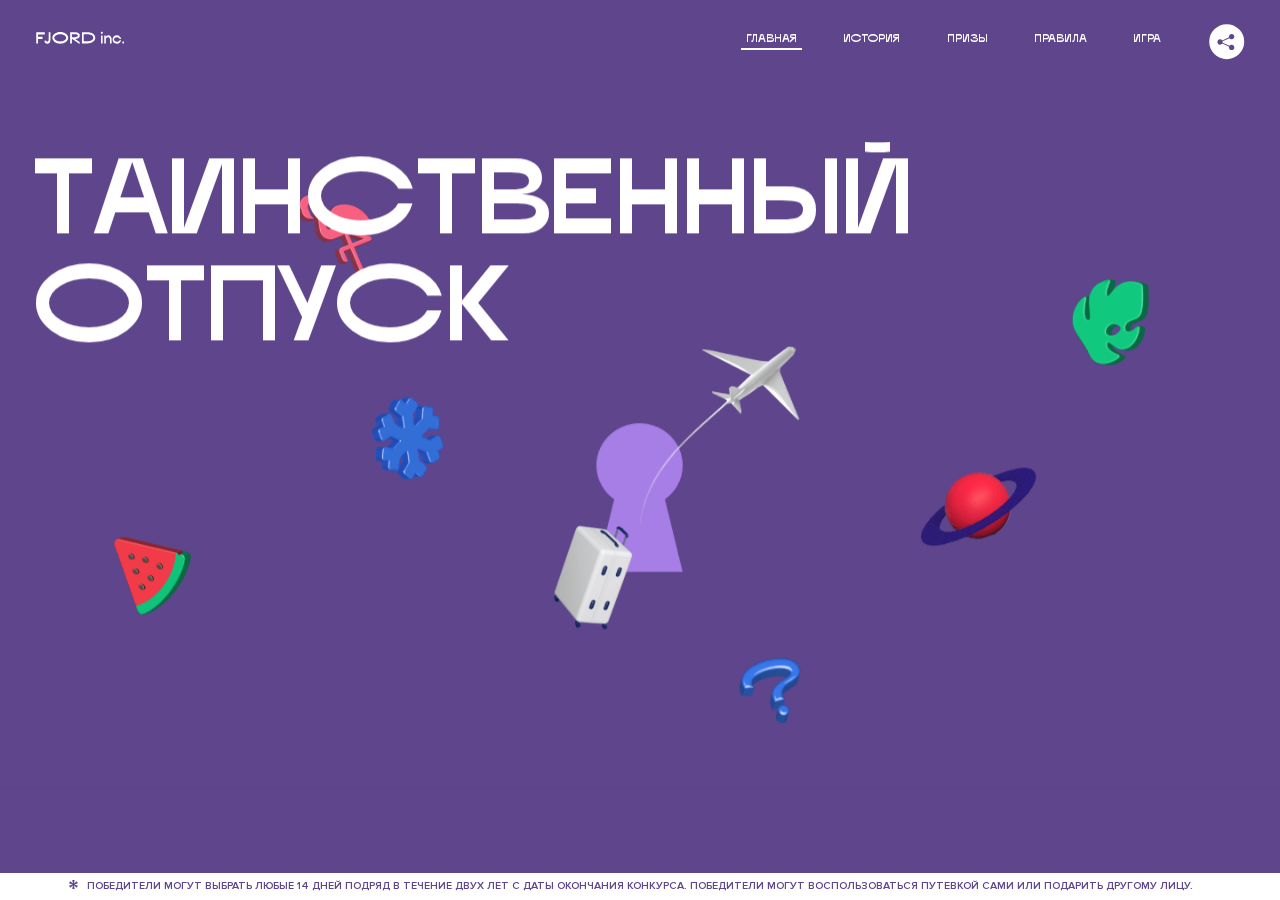
<file: 11/index.html>
<!DOCTYPE html>
<html lang="ru">
<head>
  <meta charset="UTF-8">
  <meta name="description" content="">
  <meta name="viewport" content="width=device-width, initial-scale=1.0">
  <meta http-equiv="X-UA-Compatible" content="ie=edge">
  <title>Mysterious Vacation</title>
  <link rel="stylesheet" href="css/style.min.css">
<link href="css/style.min.css" rel="stylesheet">  <base href="https://htmlacademy-animation.github.io/42764-magic-vacation-1/11/">
</head>
<body>

  <header class="page-header js-header">
    <div class="page-header__wrapper">
      <a href="#" class="page-header__logo" aria-label="Перейти на страницу FJORD.Inc">
        <svg width="100" height="15" viewBox="0 0 100 15" fill="none" xmlns="http://www.w3.org/2000/svg">
          <path d="M0.26 1.4V14H2.276V8.906H7.334V6.44H2.276V3.848H9.872V1.4H0.26ZM12.733 14.36C15.127 14.36 16.243 12.65 16.243 9.5V1.4H14.263V8.96C14.263 11.21 13.723 11.876 12.733 11.876C11.833 11.876 11.473 11.3 11.347 10.58L9.36702 10.94C9.63702 13.046 10.663 14.36 12.733 14.36ZM18.3918 7.7C18.3918 11.372 22.3878 14.36 27.3198 14.36C32.2518 14.36 36.2478 11.372 36.2478 7.7C36.2478 4.028 32.2518 1.04 27.3198 1.04C22.3878 1.04 18.3918 4.028 18.3918 7.7ZM20.6058 7.7C20.6058 5.378 23.6118 3.524 27.3198 3.524C30.9918 3.524 33.9798 5.378 33.9798 7.7C33.9798 10.004 30.9918 11.858 27.3198 11.858C23.6118 11.858 20.6058 10.004 20.6058 7.7ZM40.403 14V8.906H40.799L49.079 14.702V12.38L44.039 8.906H44.201C47.999 8.906 49.277 7.304 49.277 5.162C49.277 3.092 47.999 1.4 44.201 1.4H38.387V14H40.403ZM43.535 3.722C45.785 3.722 47.045 4.136 47.045 5.432C47.045 6.764 45.785 7.034 43.535 7.034H40.403V3.722H43.535ZM51.6936 1.382V14H57.8676C62.7456 14 66.7236 11.534 66.7236 7.7C66.7236 3.848 62.7456 1.382 57.8676 1.382H51.6936ZM53.7096 11.624V3.722H57.5436C61.5396 3.722 64.4916 5.018 64.4916 7.7C64.4916 10.238 61.5396 11.624 57.5436 11.624H53.7096ZM73.1832 14.018H74.9832V5H73.1832V14.018ZM72.9132 1.976C72.9132 2.57 73.3992 3.092 74.0832 3.092C74.7492 3.092 75.2352 2.57 75.2352 1.976C75.2352 1.382 74.7672 0.805999 74.0832 0.805999C73.3812 0.805999 72.9132 1.382 72.9132 1.976ZM76.7867 14H78.5687V9.104C78.7487 8.006 79.5947 6.962 81.0887 6.962C82.1147 6.962 83.2667 7.448 83.2667 9.554V14H85.0487V9.014C85.0487 6.152 83.2307 4.73 81.3587 4.73C79.9187 4.73 79.0727 5.558 78.5687 6.854V5H76.7867V14ZM90.9898 14.27C93.5098 14.27 95.3818 12.506 95.7238 10.328H94.0498C93.7258 11.3 92.6998 12.02 90.9898 12.02C88.8478 12.02 87.7678 10.922 87.7678 9.59C87.7678 8.24 88.8478 6.962 90.9898 6.962C92.7538 6.962 93.7978 7.844 94.0858 8.924H95.7418C95.4358 6.71 93.6178 4.73 90.9898 4.73C88.0918 4.73 86.1298 7.124 86.1298 9.59C86.1298 12.074 88.1278 14.27 90.9898 14.27ZM97.0693 12.938C97.0693 13.658 97.5553 14.144 98.2753 14.144C98.9953 14.144 99.4813 13.658 99.4813 12.938C99.4813 12.2 98.9953 11.714 98.2753 11.714C97.5553 11.714 97.0693 12.2 97.0693 12.938Z" fill="currentColor"></path>
        </svg>
      </a>
      <button class="page-header__toggler js-menu-toggler" type="button" aria-label="Управление мобильным меню"><span>Меню</span></button>
      <nav class="page-header__nav">
        <div class="page-header__menu js-menu" id="menu">
          <ul>
            <li>
              <a class="js-menu-link active" href="#top" data-href="top">главная</a>
            </li>
            <li>
              <a class="js-menu-link" href="#story" data-href="story">история</a>
            </li>
            <li>
              <a class="js-menu-link" href="#prizes" data-href="prizes">призы</a>
            </li>
            <li>
              <a class="js-menu-link" href="#rules" data-href="rules">правила</a>
            </li>
            <li>
              <a class="js-menu-link" href="#game" data-href="game">игра</a>
            </li>
          </ul>
        </div>
        <div class="page-header__social">
          <div class="social-block js-social-block">
            <button class="social-block__toggler" aria-label="Управлять блоком с социальными кнопками">
              <svg width="26" height="22" viewBox="0 0 27 22" fill="none" xmlns="http://www.w3.org/2000/svg">
                <path d="M19.6721 7.43664C21.6273 7.43664 23.213 5.85095 23.213 3.89566C23.213 1.94037 21.6273 0.354675 19.6721 0.354675C17.7168 0.354675 16.1311 1.94037 16.1311 3.89566C16.1311 4.19968 16.1728 4.49178 16.2458 4.77345L7.21751 8.95527C6.57519 8.05214 5.52303 7.46049 4.33078 7.46049C2.37549 7.46049 0.789795 9.04618 0.789795 11.0015C0.789795 12.9568 2.37549 14.5425 4.33078 14.5425C5.52303 14.5425 6.57668 13.9508 7.21751 13.0477L16.2458 17.2295C16.1743 17.5112 16.1311 17.8033 16.1311 18.1073C16.1311 20.0626 17.7168 21.6483 19.6721 21.6483C21.6273 21.6483 23.213 20.0626 23.213 18.1073C23.213 16.152 21.6273 14.5663 19.6721 14.5663C18.4798 14.5663 17.4262 15.158 16.7853 16.0611L7.75701 11.8793C7.82854 11.5976 7.87176 11.3055 7.87176 11.0015C7.87176 10.6974 7.83003 10.4053 7.75701 10.1237L16.7853 5.94186C17.4262 6.84499 18.4783 7.43664 19.6721 7.43664Z" fill="currentColor"></path>
              </svg>
            </button>
            <ul class="social-block__list">
              <li>
                <a class="social-block__link social-block__link--fb" href="#" aria-label="Мы на Facebook">
                  <svg width="8" height="17" viewBox="0 0 8 17" fill="none" xmlns="http://www.w3.org/2000/svg">
                    <path d="M4.24646 16.9899H1.09275L1.05793 8.49828H0V5.30707H1.05793V3.81124C1.05793 1.42084 2.57654 0 5.21735 0H7.41758V3.18585H5.30841C4.28262 3.18585 4.2478 3.48582 4.2478 4.24914V5.30707H7.42964L7.16716 8.49828H4.2478V16.9899H4.24646Z" fill="currentColor"></path>
                  </svg>
                </a>
              </li>
              <li>
                <a class="social-block__link social-block__link--insta" href="#" aria-label="Мы в Instagram">
                  <svg width="15" height="15" viewBox="0 0 15 15" fill="none" xmlns="http://www.w3.org/2000/svg">
                    <path d="M11.0197 0H4.19806C2.14246 0 0.471191 1.66993 0.471191 3.72285V10.5499C0.471191 12.6082 2.14112 14.2727 4.19806 14.2727H11.0197C13.0753 14.2727 14.7466 12.6082 14.7466 10.5499V3.72285C14.7466 1.67127 13.0753 0 11.0197 0ZM11.0197 12.4849H4.19806C3.13076 12.4849 2.26432 11.6158 2.26432 10.5512V3.72419C2.26432 2.65956 3.13076 1.79715 4.19806 1.79715H11.0197C12.087 1.79715 12.9535 2.6609 12.9535 3.72419V10.5512C12.9535 11.6145 12.087 12.4849 11.0197 12.4849Z" fill="currentColor"></path>
                    <path d="M7.60887 3.11084C5.38989 3.11084 3.58203 4.9187 3.58203 7.14036C3.58203 9.35532 5.38989 11.1645 7.60887 11.1645C9.83053 11.1645 11.6357 9.35666 11.6357 7.14036C11.6357 4.9187 9.83053 3.11084 7.60887 3.11084ZM7.60887 9.36871C6.37551 9.36871 5.37784 8.37372 5.37784 7.14036C5.37784 5.90699 6.37551 4.90665 7.60887 4.90665C8.83822 4.90665 9.84259 5.90833 9.84259 7.14036C9.84392 8.37238 8.83822 9.36871 7.60887 9.36871Z" fill="currentColor"></path>
                    <path d="M11.3573 2.35962C10.8256 2.35962 10.3931 2.79752 10.3931 3.32381C10.3931 3.85546 10.8256 4.29336 11.3573 4.29336C11.8862 4.29336 12.3215 3.85546 12.3215 3.32381C12.3215 2.79752 11.8862 2.35962 11.3573 2.35962Z" fill="currentColor"></path>
                  </svg>
                </a>
              </li>
              <li>
                <a class="social-block__link social-block__link--vk" href="#" aria-label="Мы ВКонтакте">
                  <svg width="17" height="10" viewBox="0 0 17 10" fill="none" xmlns="http://www.w3.org/2000/svg">
                    <path d="M14.1234 4.9002C14.1234 4.9002 16.3623 1.72708 16.5866 0.680242C16.6595 0.312285 16.4947 0.103188 16.1069 0.103188C16.1069 0.103188 14.8193 0.103188 14.168 0.103188C13.7235 0.103188 13.5587 0.293278 13.4235 0.579768C13.4235 0.579768 12.3724 2.82553 11.0969 4.24712C10.6861 4.70333 10.4781 4.84318 10.2511 4.84318C10.0646 4.84318 9.98625 4.6911 9.98625 4.27834V0.649016C9.98625 0.147997 9.92545 0.00135496 9.5066 0.00135496H6.39628C6.15578 0.00135496 6.0085 0.134417 6.0085 0.324506C6.0085 0.801084 6.73406 0.908351 6.73406 2.20231V4.87305C6.73406 5.40529 6.70569 5.61575 6.45303 5.61575C5.78016 5.61575 4.19528 3.30618 3.30623 0.678887C3.12923 0.145282 2.93737 0 2.43475 0H0.486409C0.205373 0 0 0.190085 0 0.476576C0 0.991172 0.60666 3.40801 2.99277 6.64358C4.59927 8.8201 6.70569 10 8.60269 10C9.76196 10 10.0416 9.80312 10.0416 9.31432V7.63883C10.0416 7.22607 10.2065 7.04956 10.4429 7.04956C10.7078 7.04956 11.1847 7.13238 12.2805 8.22268C13.5843 9.47862 13.6762 10 14.3896 10H16.5676C16.7919 10 17 9.89273 17 9.52342C17 9.02919 16.3623 8.15343 15.384 7.10659C14.9801 6.56755 14.3302 5.98914 14.1248 5.72301C13.8275 5.40801 13.9154 5.23014 14.1234 4.9002Z" fill="currentColor"></path>
                  </svg>
                </a>
              </li>
            </ul>
          </div>
        </div>
      </nav>
    </div>
  </header>

  <main class="page-content">

    <section class="animation-screen"></section>

    <section class="screen screen--hidden screen--intro js-scrollspy" id="top">
      <div class="screen__wrapper">
        <div class="intro">
          <h1 class="intro__title">Таинственный отпуск</h1>
          <div class="intro__content">
            <div class="intro__info">
              <p class="intro__label">Даты проведения конкурса:</p>
              <p class="intro__date">01 — 31.05 / 2020</p>
            </div>
            <div class="intro__message">
              <p>
                Отгадай первым место назначения и&nbsp;отправься в&nbsp;путешествие в&nbsp;любое время или получи один из многочисленных призов
                <svg width="16" height="16" viewBox="0 0 10 10" fill="none" xmlns="http://www.w3.org/2000/svg">
                  <path d="M0 6.35337L3.90271 4.99012L0 3.64663L1.34615 1.32374L4.44287 4.01073L3.67364 0H6.34615L5.57692 4.01073L8.65385 1.32374L10 3.64663L6.13405 4.99012L10 6.35337L8.65385 8.65651L5.57692 5.98927L6.34615 10H3.67364L4.44287 5.96952L1.34615 8.65651L0 6.35337Z" fill="currentColor"></path>
                </svg>
              </p>
            </div>
          </div>
        </div>
      </div>
      <div class="screen__footer js-footer">
        <button class="screen__footer-enlarge js-footer-toggler" type="button" aria-label="Показать сообщение">
          <svg width="10" height="10" viewBox="0 0 10 10" fill="none" xmlns="http://www.w3.org/2000/svg">
            <path d="M0 6.35337L3.90271 4.99012L0 3.64663L1.34615 1.32374L4.44287 4.01073L3.67364 0H6.34615L5.57692 4.01073L8.65385 1.32374L10 3.64663L6.13405 4.99012L10 6.35337L8.65385 8.65651L5.57692 5.98927L6.34615 10H3.67364L4.44287 5.96952L1.34615 8.65651L0 6.35337Z" fill="currentColor"></path>
          </svg>
        </button>
        <button class="screen__footer-collapse js-footer-toggler" type="button" aria-label="Скрыть сообщение">
          <svg width="13" height="13" viewBox="0 0 13 13" fill="none" xmlns="http://www.w3.org/2000/svg">
            <line x1="12.3536" y1="0.353553" x2="0.738349" y2="11.9688" stroke="currentColor"></line>
            <line x1="0.738319" y1="0.539925" x2="12.3535" y2="12.1551" stroke="currentColor"></line>
          </svg>
        </button>
        <div class="screen__footer-wrapper">
          <div class="screen__footer-announce">
            <p class="screen__footer-label">Даты проведения конкурса:</p>
            <p class="screen__footer-date">01 — 31.05 / 2020</p>
          </div>
          <div class="screen__footer-note">
            <p>
              <svg width="10" height="10" viewBox="0 0 10 10" fill="none" xmlns="http://www.w3.org/2000/svg">
                <path d="M0 6.35337L3.90271 4.99012L0 3.64663L1.34615 1.32374L4.44287 4.01073L3.67364 0H6.34615L5.57692 4.01073L8.65385 1.32374L10 3.64663L6.13405 4.99012L10 6.35337L8.65385 8.65651L5.57692 5.98927L6.34615 10H3.67364L4.44287 5.96952L1.34615 8.65651L0 6.35337Z" fill="currentColor"></path>
              </svg>
              <span>Победители могут выбрать любые 14 дней подряд в&nbsp;течение двух лет с&nbsp;даты окончания конкурса. Победители могут воспользоваться путевкой сами или подарить другому лицу.</span>
            </p>
          </div>
        </div>
      </div>
    </section>

    <section class="screen screen--hidden screen--story js-scrollspy" id="story">

      <div class="slider swiper-container js-slider">

        <div class="swiper-wrapper">

          <div class="slider__item swiper-slide">
            <h2 class="slider__item-title">История</h2>
            <p class="slider__item-text">Джеймс Таргет был основателем компании &laquo;Fjord Inc.&raquo;. С&nbsp;1965 года &laquo;Fjord Inc.&raquo; прославилась надёжными и&nbsp;удобными чемоданами и&nbsp;аксессуарами для туристов.</p>
          </div>

          <div class="slider__item swiper-slide">
            <p class="slider__item-text">Когда Джеймсу было 7&nbsp;лет, в&nbsp;их&nbsp;доме гостил дядюшка и&nbsp;развлекал детей рассказами о&nbsp;своей поездке в&nbsp;место, показавшееся малышу Таргету невероятным. Тогда Джеймс решил, что однажды посетит его, но&nbsp;не&nbsp;будет рассказывать о&nbsp;мечте, пока не&nbsp;осуществит.</p>
          </div>

          <div class="slider__item swiper-slide">
            <p class="slider__item-text">Джеймс Таргет стал увлеченным путешественником. Он&nbsp;посетил 5&nbsp;континентов, 126&nbsp;стран.</p>
          </div>

          <div class="slider__item swiper-slide">
            <p class="slider__item-text">Он&nbsp;сплавлялся по&nbsp;Амазонке и&nbsp;погружался в&nbsp;пещеры Франции, медитировал в&nbsp;горах Тибета и&nbsp;пожимал руку вождя племени Акугауа.</p>
          </div>

          <div class="slider__item swiper-slide">
            <p class="slider__item-text">Из&nbsp;своих поездок Джеймс Таргет привозил идеи, как сделать свои чемоданы &laquo;Fjord Inc.&raquo; удобными и&nbsp;приспособленными к&nbsp;разным дорожным условиям.</p>
          </div>

          <div class="slider__item swiper-slide">
            <p class="slider__item-text">Всё это время Джеймс не&nbsp;оставлял идею поездки своей мечты. Однако, как только он&nbsp;брался за&nbsp;планирование, возникали препятствия, не&nbsp;позволяющие отправиться туда.</p>
          </div>

          <div class="slider__item swiper-slide">
            <p class="slider__item-text">В&nbsp;возрасте 67&nbsp;лет Джеймс Таргет попал под лавину и&nbsp;погиб. В&nbsp;своём завещании он&nbsp;поручил отправить в&nbsp;заветное путешествие трёх смельчаков, единых с&nbsp;ним духом.</p>
          </div>

          <div class="slider__item swiper-slide">
            <p class="slider__item-text">Тех, кто сможет узнать таинственное место, задавая вопросы специально обученному ИИ&nbsp;&laquo;Соне&raquo;, ждет фантастическое путешествие.</p>
          </div>
        </div>
        <div class="slider__controls">
          <button class="slider__control slider__control--prev js-control-prev" type="button" aria-label="Показать предыдущую историю">
            <svg width="12" height="22" viewBox="0 0 12 22" fill="none" xmlns="http://www.w3.org/2000/svg">
              <path d="M11 1L1 11L11 21" stroke="currentColor" stroke-width="2" stroke-linejoin="round"></path>
            </svg>
          </button>
          <button class="slider__control slider__control--next js-control-next" type="button" aria-label="Показать следующую историю">
            <svg width="12" height="22" viewBox="0 0 12 22" fill="none" xmlns="http://www.w3.org/2000/svg">
              <path d="M1 1L11 11L1 21" stroke="currentColor" stroke-width="2" stroke-linejoin="round"></path>
            </svg>
          </button>
        </div>
        <div class="slider__pagination swiper-pagination"></div>
      </div>
    </section>

    <section class="screen screen--hidden screen--prizes js-scrollspy" id="prizes">
      <div class="screen__wrapper">
        <div class="prizes">
          <h2 class="prizes__title">ПРизы</h2>
          <div class="prizes__lead">
            <p>Найди ответ и&nbsp;получи один из&nbsp;призов:</p>
          </div>
          <ul class="prizes__list">
            <li class="prizes__item prizes__item--journeys">
              <div class="prizes__icon">
                <picture>
                  <source srcset="img/primary-award-from.svg" media="(orientation: portrait)">
                  <img src="img/primary-award-from.svg" alt="">
                </picture>
              </div>
              <p class="prizes__desc">
                <b class="prizes__number">3</b>
                <span class="prizes__spec">загадочных путешествия</span>
              </p>
            </li>
            <li class="prizes__item prizes__item--cases">
              <div class="prizes__icon">
                <picture>
                  <source srcset="img/secondary-award-from.svg" media="(orientation: portrait)">
                  <img src="img/secondary-award-from.svg" alt="">
                </picture>
              </div>
              <p class="prizes__desc">
                <b class="prizes__number">7</b>
                <span class="prizes__spec">надежных чемоданов</span>
              </p>
            </li>
            <li class="prizes__item prizes__item--codes">
              <div class="prizes__icon">
                <picture>
                  <source srcset="img/additional-award-from.svg" media="(orientation: portrait)">
                  <img src="img/additional-award-from.svg" alt="">
                </picture>
              </div>
              <p class="prizes__desc">
                <b class="prizes__number">900</b>
                <span class="prizes__spec">
                  промокодов на&nbsp;скидку 15%
                  <svg width="10" height="10" viewBox="0 0 10 10" fill="none" xmlns="http://www.w3.org/2000/svg">
                    <path d="M0 6.35337L3.90271 4.99012L0 3.64663L1.34615 1.32374L4.44287 4.01073L3.67364 0H6.34615L5.57692 4.01073L8.65385 1.32374L10 3.64663L6.13405 4.99012L10 6.35337L8.65385 8.65651L5.57692 5.98927L6.34615 10H3.67364L4.44287 5.96952L1.34615 8.65651L0 6.35337Z" fill="currentColor"></path>
                  </svg>
                </span>
              </p>
            </li>
          </ul>
        </div>
      </div>
      <div class="screen__footer js-footer">
        <button class="screen__footer-enlarge js-footer-toggler" type="button" aria-label="Показать сообщение">
          <svg width="10" height="10" viewBox="0 0 10 10" fill="none" xmlns="http://www.w3.org/2000/svg">
            <path d="M0 6.35337L3.90271 4.99012L0 3.64663L1.34615 1.32374L4.44287 4.01073L3.67364 0H6.34615L5.57692 4.01073L8.65385 1.32374L10 3.64663L6.13405 4.99012L10 6.35337L8.65385 8.65651L5.57692 5.98927L6.34615 10H3.67364L4.44287 5.96952L1.34615 8.65651L0 6.35337Z" fill="currentColor"></path>
          </svg>
        </button>
        <button class="screen__footer-collapse js-footer-toggler" type="button" aria-label="Скрыть сообщение">
          <svg width="13" height="13" viewBox="0 0 13 13" fill="none" xmlns="http://www.w3.org/2000/svg">
            <line x1="12.3536" y1="0.353553" x2="0.738349" y2="11.9688" stroke="currentColor"></line>
            <line x1="0.738319" y1="0.539925" x2="12.3535" y2="12.1551" stroke="currentColor"></line>
          </svg>
        </button>
        <div class="screen__footer-wrapper">
          <div class="screen__footer-announce">
            <p class="screen__footer-label">Даты проведения конкурса:</p>
            <p class="screen__footer-date">01 — 31.05 / 2020</p>
          </div>
          <div class="screen__footer-note">
            <p>
              <svg width="10" height="10" viewBox="0 0 10 10" fill="none" xmlns="http://www.w3.org/2000/svg">
                <path d="M0 6.35337L3.90271 4.99012L0 3.64663L1.34615 1.32374L4.44287 4.01073L3.67364 0H6.34615L5.57692 4.01073L8.65385 1.32374L10 3.64663L6.13405 4.99012L10 6.35337L8.65385 8.65651L5.57692 5.98927L6.34615 10H3.67364L4.44287 5.96952L1.34615 8.65651L0 6.35337Z" fill="currentColor"></path>
              </svg>
              <span>Скидка&nbsp;15% на&nbsp;единоразовое приобретение путёвки с&nbsp;1&nbsp;июня 2020 по&nbsp;31&nbsp;мая 2022&nbsp;года. Суммируется с&nbsp;другими акциями</span>
            </p>
          </div>
        </div>
      </div>
    </section>

    <section class="screen screen--hidden screen--rules js-scrollspy" id="rules">
      <div class="screen__wrapper">
        <div class="rules">
          <h2 class="rules__title">Правила</h2>
          <div class="rules__lead">
            <p>Для того чтобы получить наследство Джеймса Таргета, тебе нужно выведать у&nbsp;&laquo;Сони&raquo;, куда предстоит отправиться тебе в&nbsp;случае победы</p>
          </div>
          <ol class="rules__list">
            <li class="rules__item">
              <p>Тебе отводится <br>5&nbsp;минут</p>
            </li>
            <li class="rules__item">
              <p>Задавай любые вопросы в&nbsp;текстовом поле</p>
            </li>
            <li class="rules__item">
              <p>Нажимай кнопку &laquo;Узнать&raquo;, чтобы получить ответ</p>
            </li>
            <li class="rules__item">
              <p>&laquo;Соня&raquo; может отвечать только&nbsp;Да или Нет</p>
            </li>
          </ol>
          <a href="#game" class="rules__link btn">Погнали!</a>
        </div>
      </div>
      <div class="screen__disclaimer">
        <div class="disclaimer">
          <ul>
            <li>
              <a href="#">Правовая информация</a>
            </li>
            <li>
              <a href="#">Подробные правила</a>
            </li>
          </ul>
        </div>
      </div>
    </section>

    <section class="screen screen--hidden screen--game js-scrollspy" id="game">
      <div class="screen__wrapper">
        <div class="game">
          <div class="game__header">
            <h2 class="game__title">Игра</h2>
            <div class="game__counter">
              <span class="js-game-counter-minutes">00</span>:<span class="js-game-counter-seconds">00</span>
            </div>
          </div>
          <div class="game__body">
            <div class="chat">
              <div class="chat__body js-chat">
                <ul class="chat__list" id="messages"></ul>
              </div>
              <div class="chat__footer">
                <form action="#" method="post" class="form" id="message-form">
                  <label for="message-field" class="visually-hidden">Поле для ввода вопроса</label>
                  <input type="text" class="form__field" id="message-field">
                  <button class="form__button btn">
                    Узнать
                    <svg width="18" height="19" viewBox="0 0 18 19" fill="none" xmlns="http://www.w3.org/2000/svg">
                      <path stroke="currentColor" stroke-width="2" d="M9 19V1"></path>
                      <path d="M1 9l8-8 8 8" stroke="currentColor" stroke-width="2" stroke-linejoin="round"></path>
                    </svg>
                  </button>
                </form>
              </div>
            </div>
          </div>
          <!-- временные кнопки для показа результата -->
          <div class="game__buttons">
            <button class="game__button btn js-show-result" type="button" data-target="result">Положительный результат</button>
            <button class="game__button btn js-show-result" type="button" data-target="result2">Положительный результат - 2</button>
            <button class="game__button btn js-show-result" type="button" data-target="result3">Отрицательный результат</button>
          </div>
        </div>
      </div>
    </section>

    <section class="screen screen--hidden screen--result" id="result">
      <div class="screen__wrapper">
        <div class="result result--trip">
          <div class="result__image">
            <picture>
              <source srcset="img/result1-mob.png 1x, img/result1-mob@2x.png 2x" media="(max-width: 768px) and (orientation: portrait)">
              <img src="img/result1.png" srcset="img/result1@2x.png 2x" alt="">
            </picture>
          </div>
          <h2 class="result__title">
            <span class="visually-hidden">Победа!</span>
            <svg xmlns="http://www.w3.org/2000/svg" viewBox="0 0 568.85 109.24" opacity="0">
                <animateTransform id="victoryTransform" attributeName="transform" type="scale" from="1 1" to="0.9 0.9" dur="0.5s" fill="freeze" additive="sum" begin="0.2s"></animateTransform>
              <animate attributeType="CSS" attributeName="opacity" from="0" to="1" dur="0.1s" fill="freeze" additive="sum" begin="victoryTransform.begin"></animate>
                <path d="M16,24.44V92H2.6V8H75V92H61.52V24.44H16Z" transform="translate(-2.1 -1.5)" fill="none" stroke="currentColor">
                  <animate id="strokeDasharrayAnimate" attributeName="stroke-dasharray" fill="freeze"></animate>
                </path>
                <path d="M148.76,5.6c32.88,0,59.52,19.92,59.52,44.4s-26.64,44.4-59.52,44.4S89.24,74.48,89.24,50,115.88,5.6,148.76,5.6Zm0,72.12c24.48,0,44.4-12.36,44.4-27.72s-19.92-27.84-44.4-27.84C124,22.16,104,34.52,104,50S124,77.72,148.76,77.72Z" transform="translate(-2.1 -1.5)" fill="none" stroke="currentColor">
                  <animate id="strokeDasharrayAnimate" attributeName="stroke-dasharray" fill="freeze"></animate>
                </path>
                <path d="M287.36,8V24.44H236v14.4h25.32c25.44,0,34,11.16,34,26.52,0,15.6-8.52,26.64-34,26.64H222.56V8h64.8ZM256.88,76.52c15.12,0,23.52-2,23.52-11.52S272,54.44,256.88,54.44H236V76.52h20.88Z" transform="translate(-2.1 -1.5)" fill="none" stroke="currentColor">
                  <animate id="strokeDasharrayAnimate" attributeName="stroke-dasharray" fill="freeze"></animate>
                </path>
                <path d="M371.47,8V24.44H320.84V41.6h33.6V58h-33.6V75.56h50.64V92H307.4V8h64.08Z" transform="translate(-2.1 -1.5)" fill="none" stroke="currentColor">
                  <animate id="strokeDasharrayAnimate" attributeName="stroke-dasharray" fill="freeze"></animate>
                </path>
                <path d="M382.39,110.24V75.56h7.44c4.56-4.68,7.8-18.36,8.76-56L399,8h48.6V75.56h10v34.68H442.87V92H397v18.24H382.39Zm51.72-34.68V24.44H411.55v3.12c-0.48,22.44-3.24,37.68-7.2,48h29.76Z" transform="translate(-2.1 -1.5)" fill="none" stroke="currentColor">
                  <animate id="strokeDasharrayAnimate" attributeName="stroke-dasharray" fill="freeze"></animate>
                </path>
                <path d="M463.75,92l28-84h27.12l28.08,84H533.47l-7.8-23.52h-37.8L480.07,92H463.75Zm56.64-40L507,11.84,493.51,52h26.88Z" transform="translate(-2.1 -1.5)" fill="none" stroke="currentColor">
                  <animate id="strokeDasharrayAnimate" attributeName="stroke-dasharray" fill="freeze"></animate>
                </path>
                <path d="M554.12,70.4L555.55,2H569l1.44,68.4H554.12Zm8.28,6.36c4.8,0,8,3.24,8,8.16a8,8,0,1,1-16.08,0C554.35,80,557.59,76.76,562.39,76.76Z" transform="translate(-2.1 -1.5)" fill="none" stroke="currentColor">
                  <animate id="strokeDasharrayAnimate" attributeName="stroke-dasharray" fill="freeze"></animate>
                </path>
            </svg>
          </h2>
          <div class="result__text">
            <p>ты&nbsp;отправляешься в&nbsp;Арктику!</p>
          </div>
          <div class="result__form">
            <form action="#" method="post" class="form form--result">
              <label for="email-field" class="form__label">зарегистрируй результат</label>
              <input type="email" class="form__field" id="email-field" placeholder="e-mail для регистации результата и получения приза" required="">
              <button class="form__button btn">
                отправить
                <svg width="18" height="19" viewBox="0 0 18 19" fill="none" xmlns="http://www.w3.org/2000/svg">
                  <path stroke="currentColor" stroke-width="2" d="M9 19V1"></path>
                  <path d="M1 9l8-8 8 8" stroke="currentColor" stroke-width="2" stroke-linejoin="round"></path>
                </svg>
              </button>
            </form>
          </div>
        </div>
      </div>
    </section>

    <section class="screen screen--hidden screen--result" id="result2">
      <div class="screen__wrapper">
        <div class="result result--prize">
          <div class="result__image">
            <picture>
              <source srcset="img/result2-mob.png 1x, img/result2-mob@2x.png 2x" media="(max-width: 768px) and (orientation: portrait)">
              <img src="img/result2.png" srcset="img/result2@2x.png 2x" alt="">
            </picture>
          </div>
          <h2 class="result__title">
            <span class="visually-hidden">Победа!</span>
            <svg xmlns="http://www.w3.org/2000/svg" viewBox="0 0 568.85 109.24" opacity="0">
              <animateTransform id="victoryTransform" attributeName="transform" type="scale" from="1 1" to="0.9 0.9" dur="0.5s" fill="freeze" additive="sum" begin="0.2s"></animateTransform>
              <animate attributeType="CSS" attributeName="opacity" from="0" to="1" dur="0.1s" fill="freeze" additive="sum" begin="victoryTransform.begin"></animate>
              <path d="M16,24.44V92H2.6V8H75V92H61.52V24.44H16Z" transform="translate(-2.1 -1.5)" fill="none" stroke="currentColor">
                <animate id="strokeDasharrayAnimate" attributeName="stroke-dasharray" fill="freeze"></animate>
              </path>
              <path d="M148.76,5.6c32.88,0,59.52,19.92,59.52,44.4s-26.64,44.4-59.52,44.4S89.24,74.48,89.24,50,115.88,5.6,148.76,5.6Zm0,72.12c24.48,0,44.4-12.36,44.4-27.72s-19.92-27.84-44.4-27.84C124,22.16,104,34.52,104,50S124,77.72,148.76,77.72Z" transform="translate(-2.1 -1.5)" fill="none" stroke="currentColor">
                <animate id="strokeDasharrayAnimate" attributeName="stroke-dasharray" fill="freeze"></animate>
              </path>
              <path d="M287.36,8V24.44H236v14.4h25.32c25.44,0,34,11.16,34,26.52,0,15.6-8.52,26.64-34,26.64H222.56V8h64.8ZM256.88,76.52c15.12,0,23.52-2,23.52-11.52S272,54.44,256.88,54.44H236V76.52h20.88Z" transform="translate(-2.1 -1.5)" fill="none" stroke="currentColor">
                <animate id="strokeDasharrayAnimate" attributeName="stroke-dasharray" fill="freeze"></animate>
              </path>
              <path d="M371.47,8V24.44H320.84V41.6h33.6V58h-33.6V75.56h50.64V92H307.4V8h64.08Z" transform="translate(-2.1 -1.5)" fill="none" stroke="currentColor">
                <animate id="strokeDasharrayAnimate" attributeName="stroke-dasharray" fill="freeze"></animate>
              </path>
              <path d="M382.39,110.24V75.56h7.44c4.56-4.68,7.8-18.36,8.76-56L399,8h48.6V75.56h10v34.68H442.87V92H397v18.24H382.39Zm51.72-34.68V24.44H411.55v3.12c-0.48,22.44-3.24,37.68-7.2,48h29.76Z" transform="translate(-2.1 -1.5)" fill="none" stroke="currentColor">
                <animate id="strokeDasharrayAnimate" attributeName="stroke-dasharray" fill="freeze"></animate>
              </path>
              <path d="M463.75,92l28-84h27.12l28.08,84H533.47l-7.8-23.52h-37.8L480.07,92H463.75Zm56.64-40L507,11.84,493.51,52h26.88Z" transform="translate(-2.1 -1.5)" fill="none" stroke="currentColor">
                <animate id="strokeDasharrayAnimate" attributeName="stroke-dasharray" fill="freeze"></animate>
              </path>
              <path d="M554.12,70.4L555.55,2H569l1.44,68.4H554.12Zm8.28,6.36c4.8,0,8,3.24,8,8.16a8,8,0,1,1-16.08,0C554.35,80,557.59,76.76,562.39,76.76Z" transform="translate(-2.1 -1.5)" fill="none" stroke="currentColor">
                <animate id="strokeDasharrayAnimate" attributeName="stroke-dasharray" fill="freeze"></animate>
              </path>
            </svg>
          </h2>
          <div class="result__text">
            <p>чемодан &laquo;Fjord&nbsp;Inc.&raquo;&nbsp;твой</p>
          </div>
          <div class="result__form">
            <form action="#" method="post" class="form form--result">
              <label for="email-field2" class="form__label">зарегистрируй результат</label>
              <input type="email" class="form__field" id="email-field2" placeholder="e-mail для регистации результата и получения приза" required="">
              <button class="form__button btn">
                отправить
                <svg width="18" height="19" viewBox="0 0 18 19" fill="none" xmlns="http://www.w3.org/2000/svg">
                  <path stroke="currentColor" stroke-width="2" d="M9 19V1"></path>
                  <path d="M1 9l8-8 8 8" stroke="currentColor" stroke-width="2" stroke-linejoin="round"></path>
                </svg>
              </button>
            </form>
          </div>
        </div>
      </div>
    </section>

    <section class="screen screen--hidden screen--result" id="result3">
      <div class="screen__wrapper">
        <div class="result result--negative">
          <div class="result__image">
            <picture>
              <source srcset="img/result3-mob.png 1x, img/result3-mob@2x.png 2x" media="(max-width: 768px) and (orientation: portrait)">
              <img src="img/result3.png" srcset="img/result3@2x.png 2x" alt="">
            </picture>
          </div>
          <h2 class="result__title">
            <span class="visually-hidden">Не угадал!</span>
            <svg xmlns="http://www.w3.org/2000/svg" id="defeat-svg" viewBox="0 0 660.77 218.48" transform="scale(2)">
                <path d="M2.66,92V8H16.1V42.2H53.3V8H66.74V92H53.3V58.64H16.1V92H2.66Z" transform="translate(-2.16 -1.5)" fill="none" stroke="currentColor">
                  <animate id="strokeDasharrayAnimate" attributeName="stroke-dasharray" fill="freeze"></animate>
                  <animateTransform id="transformAnimate" attributeName="transform" type="translate" fill="freeze"></animateTransform>
                </path>
                <path d="M147.62,8V24.44H97V41.6h33.6V58H97V75.56h50.64V92H83.54V8h64.08Z" transform="translate(-2.16 -1.5)" fill="none" stroke="currentColor">
                  <animate id="strokeDasharrayAnimate" attributeName="stroke-dasharray" fill="freeze"></animate>
                  <animateTransform id="transformAnimate" attributeName="transform" type="translate" fill="freeze"></animateTransform>
                </path>
                <path d="M199.22,8l20.52,42.36L235.34,8h16.44l-31,84H204.38l9.48-25.92L185.78,8h13.44Z" transform="translate(-2.16 -1.5)" fill="none" stroke="currentColor">
                  <animate id="strokeDasharrayAnimate" attributeName="stroke-dasharray" fill="freeze"></animate>
                  <animateTransform id="transformAnimate" attributeName="transform" type="translate" fill="freeze"></animateTransform>
                </path>
                <path d="M273.74,24.44V92H260.3V8h50.16V24.44H273.74Z" transform="translate(-2.16 -1.5)" fill="none" stroke="currentColor">
                  <animate id="strokeDasharrayAnimate" attributeName="stroke-dasharray" fill="freeze"></animate>
                  <animateTransform id="transformAnimate" attributeName="transform" type="translate" fill="freeze"></animateTransform>
                </path>
                <path d="M307.1,92l28-84h27.12l28.08,84H376.82L369,68.48h-37.8L323.42,92H307.1Zm56.64-40L350.3,11.84,336.86,52h26.88Z" transform="translate(-2.16 -1.5)" fill="none" stroke="currentColor">
                  <animate id="strokeDasharrayAnimate" attributeName="stroke-dasharray" fill="freeze"></animate>
                  <animateTransform id="transformAnimate" attributeName="transform" type="translate" fill="freeze"></animateTransform>
                </path>
                <path d="M396.38,110.24V75.56h7.44c4.56-4.68,7.8-18.36,8.76-56L412.94,8h48.6V75.56h10v34.68H456.86V92H411v18.24H396.38ZM448.1,75.56V24.44H425.54v3.12c-0.48,22.44-3.24,37.68-7.2,48H448.1Z" transform="translate(-2.16 -1.5)" fill="none" stroke="currentColor">
                  <animate id="strokeDasharrayAnimate" attributeName="stroke-dasharray" dur="0.5s" fill="freeze"></animate>
                  <animateTransform id="transformAnimate" attributeName="transform" type="translate" fill="freeze"></animateTransform>
                </path>
                <path d="M477.74,92l28-84h27.12L560.9,92H547.46l-7.8-23.52h-37.8L494.06,92H477.74Zm56.64-40-13.44-40.2L507.5,52h26.88Z" transform="translate(-2.16 -1.5)" fill="none" stroke="currentColor">
                  <animate id="strokeDasharrayAnimate" attributeName="stroke-dasharray" fill="freeze"></animate>
                  <animateTransform id="transformAnimate" attributeName="transform" type="translate" fill="freeze"></animateTransform>
                </path>
                <path d="M568.7,76.88a13.77,13.77,0,0,0,5,1c6.6,0,10.44-6.24,12-58.32L586.22,8h46.2V92H619V24.44H598.82l-0.12,3.12C597.14,81,589,94.4,573.74,94.4a28.55,28.55,0,0,1-6.72-.84Z" transform="translate(-2.16 -1.5)" fill="none" stroke="currentColor">
                  <animate id="strokeDasharrayAnimate" attributeName="stroke-dasharray" fill="freeze"></animate>
                  <animateTransform id="transformAnimate" attributeName="transform" type="translate" fill="freeze"></animateTransform>
                </path>
                <path d="M646.1,70.4L647.54,2H661l1.44,68.4H646.1Zm8.28,6.36c4.8,0,8,3.24,8,8.16a8,8,0,0,1-16.08,0C646.34,80,649.58,76.76,654.38,76.76Z" transform="translate(-2.16 -1.5)" fill="none" stroke="currentColor">
                  <animate id="strokeDasharrayAnimate" attributeName="stroke-dasharray" fill="freeze"></animate>
                  <animateTransform id="transformAnimate" attributeName="transform" type="translate" fill="freeze"></animateTransform>
                </path>
            </svg>
          </h2>
          <button class="result__button js-play" type="button">
            не сдавайся!
            <span>
              <svg width="27" height="22" viewBox="0 0 27 22" fill="none" xmlns="http://www.w3.org/2000/svg">
                <path d="M10.6899 1.47998C5.42992 1.47998 1.16992 5.73998 1.16992 11C1.16992 16.26 5.42992 20.52 10.6899 20.52C15.9499 20.52 20.2099 16.26 20.2099 11V7.13998" stroke="currentColor" stroke-width="2" stroke-miterlimit="10"></path>
                <path d="M15.1099 12.5099L20.1499 7.13989L25.3099 12.6299" stroke="currentColor" stroke-width="2" stroke-miterlimit="10" stroke-linejoin="round"></path>
              </svg>
            </span>
          </button>
        </div>
      </div>
    </section>

    <section class="fill-screen"></section>
  </main>

<script src="js/script.js"></script></body>
</html>
</file>
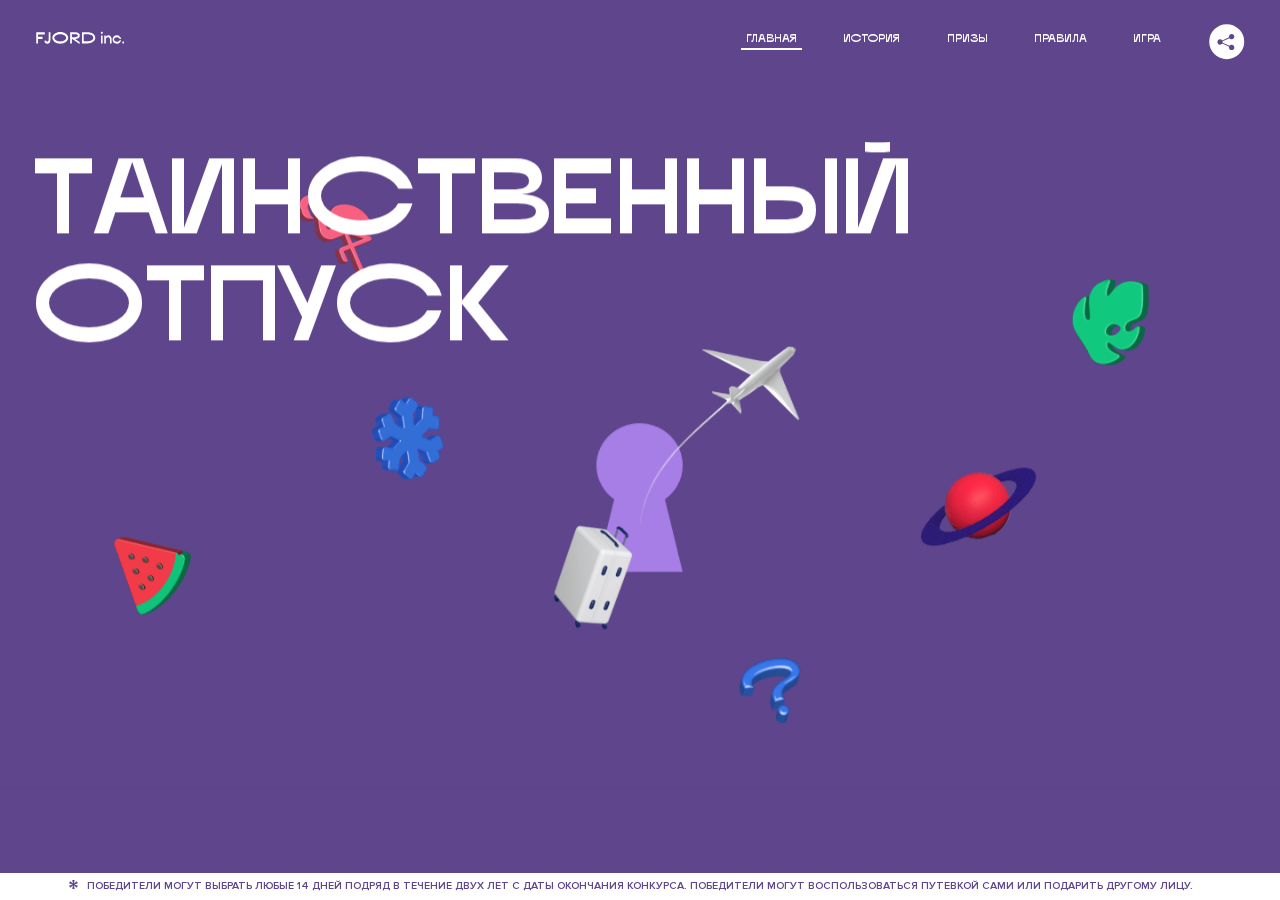
<file: 12/index.html>
<!DOCTYPE html>
<html lang="ru">
<head>
  <meta charset="UTF-8">
  <meta name="description" content="">
  <meta name="viewport" content="width=device-width, initial-scale=1.0">
  <meta http-equiv="X-UA-Compatible" content="ie=edge">
  <title>Mysterious Vacation</title>
  <link rel="stylesheet" href="css/style.min.css">
<link href="css/style.min.css" rel="stylesheet">  <base href="https://htmlacademy-animation.github.io/42764-magic-vacation-1/12/">
</head>
<body>

  <header class="page-header js-header">
    <div class="page-header__wrapper">
      <a href="#" class="page-header__logo" aria-label="Перейти на страницу FJORD.Inc">
        <svg width="100" height="15" viewBox="0 0 100 15" fill="none" xmlns="http://www.w3.org/2000/svg">
          <path d="M0.26 1.4V14H2.276V8.906H7.334V6.44H2.276V3.848H9.872V1.4H0.26ZM12.733 14.36C15.127 14.36 16.243 12.65 16.243 9.5V1.4H14.263V8.96C14.263 11.21 13.723 11.876 12.733 11.876C11.833 11.876 11.473 11.3 11.347 10.58L9.36702 10.94C9.63702 13.046 10.663 14.36 12.733 14.36ZM18.3918 7.7C18.3918 11.372 22.3878 14.36 27.3198 14.36C32.2518 14.36 36.2478 11.372 36.2478 7.7C36.2478 4.028 32.2518 1.04 27.3198 1.04C22.3878 1.04 18.3918 4.028 18.3918 7.7ZM20.6058 7.7C20.6058 5.378 23.6118 3.524 27.3198 3.524C30.9918 3.524 33.9798 5.378 33.9798 7.7C33.9798 10.004 30.9918 11.858 27.3198 11.858C23.6118 11.858 20.6058 10.004 20.6058 7.7ZM40.403 14V8.906H40.799L49.079 14.702V12.38L44.039 8.906H44.201C47.999 8.906 49.277 7.304 49.277 5.162C49.277 3.092 47.999 1.4 44.201 1.4H38.387V14H40.403ZM43.535 3.722C45.785 3.722 47.045 4.136 47.045 5.432C47.045 6.764 45.785 7.034 43.535 7.034H40.403V3.722H43.535ZM51.6936 1.382V14H57.8676C62.7456 14 66.7236 11.534 66.7236 7.7C66.7236 3.848 62.7456 1.382 57.8676 1.382H51.6936ZM53.7096 11.624V3.722H57.5436C61.5396 3.722 64.4916 5.018 64.4916 7.7C64.4916 10.238 61.5396 11.624 57.5436 11.624H53.7096ZM73.1832 14.018H74.9832V5H73.1832V14.018ZM72.9132 1.976C72.9132 2.57 73.3992 3.092 74.0832 3.092C74.7492 3.092 75.2352 2.57 75.2352 1.976C75.2352 1.382 74.7672 0.805999 74.0832 0.805999C73.3812 0.805999 72.9132 1.382 72.9132 1.976ZM76.7867 14H78.5687V9.104C78.7487 8.006 79.5947 6.962 81.0887 6.962C82.1147 6.962 83.2667 7.448 83.2667 9.554V14H85.0487V9.014C85.0487 6.152 83.2307 4.73 81.3587 4.73C79.9187 4.73 79.0727 5.558 78.5687 6.854V5H76.7867V14ZM90.9898 14.27C93.5098 14.27 95.3818 12.506 95.7238 10.328H94.0498C93.7258 11.3 92.6998 12.02 90.9898 12.02C88.8478 12.02 87.7678 10.922 87.7678 9.59C87.7678 8.24 88.8478 6.962 90.9898 6.962C92.7538 6.962 93.7978 7.844 94.0858 8.924H95.7418C95.4358 6.71 93.6178 4.73 90.9898 4.73C88.0918 4.73 86.1298 7.124 86.1298 9.59C86.1298 12.074 88.1278 14.27 90.9898 14.27ZM97.0693 12.938C97.0693 13.658 97.5553 14.144 98.2753 14.144C98.9953 14.144 99.4813 13.658 99.4813 12.938C99.4813 12.2 98.9953 11.714 98.2753 11.714C97.5553 11.714 97.0693 12.2 97.0693 12.938Z" fill="currentColor"></path>
        </svg>
      </a>
      <button class="page-header__toggler js-menu-toggler" type="button" aria-label="Управление мобильным меню"><span>Меню</span></button>
      <nav class="page-header__nav">
        <div class="page-header__menu js-menu" id="menu">
          <ul>
            <li>
              <a class="js-menu-link active" href="#top" data-href="top">главная</a>
            </li>
            <li>
              <a class="js-menu-link" href="#story" data-href="story">история</a>
            </li>
            <li>
              <a class="js-menu-link" href="#prizes" data-href="prizes">призы</a>
            </li>
            <li>
              <a class="js-menu-link" href="#rules" data-href="rules">правила</a>
            </li>
            <li>
              <a class="js-menu-link" href="#game" data-href="game">игра</a>
            </li>
          </ul>
        </div>
        <div class="page-header__social">
          <div class="social-block js-social-block">
            <button class="social-block__toggler" aria-label="Управлять блоком с социальными кнопками">
              <svg width="26" height="22" viewBox="0 0 27 22" fill="none" xmlns="http://www.w3.org/2000/svg">
                <path d="M19.6721 7.43664C21.6273 7.43664 23.213 5.85095 23.213 3.89566C23.213 1.94037 21.6273 0.354675 19.6721 0.354675C17.7168 0.354675 16.1311 1.94037 16.1311 3.89566C16.1311 4.19968 16.1728 4.49178 16.2458 4.77345L7.21751 8.95527C6.57519 8.05214 5.52303 7.46049 4.33078 7.46049C2.37549 7.46049 0.789795 9.04618 0.789795 11.0015C0.789795 12.9568 2.37549 14.5425 4.33078 14.5425C5.52303 14.5425 6.57668 13.9508 7.21751 13.0477L16.2458 17.2295C16.1743 17.5112 16.1311 17.8033 16.1311 18.1073C16.1311 20.0626 17.7168 21.6483 19.6721 21.6483C21.6273 21.6483 23.213 20.0626 23.213 18.1073C23.213 16.152 21.6273 14.5663 19.6721 14.5663C18.4798 14.5663 17.4262 15.158 16.7853 16.0611L7.75701 11.8793C7.82854 11.5976 7.87176 11.3055 7.87176 11.0015C7.87176 10.6974 7.83003 10.4053 7.75701 10.1237L16.7853 5.94186C17.4262 6.84499 18.4783 7.43664 19.6721 7.43664Z" fill="currentColor"></path>
              </svg>
            </button>
            <ul class="social-block__list">
              <li>
                <a class="social-block__link social-block__link--fb" href="#" aria-label="Мы на Facebook">
                  <svg width="8" height="17" viewBox="0 0 8 17" fill="none" xmlns="http://www.w3.org/2000/svg">
                    <path d="M4.24646 16.9899H1.09275L1.05793 8.49828H0V5.30707H1.05793V3.81124C1.05793 1.42084 2.57654 0 5.21735 0H7.41758V3.18585H5.30841C4.28262 3.18585 4.2478 3.48582 4.2478 4.24914V5.30707H7.42964L7.16716 8.49828H4.2478V16.9899H4.24646Z" fill="currentColor"></path>
                  </svg>
                </a>
              </li>
              <li>
                <a class="social-block__link social-block__link--insta" href="#" aria-label="Мы в Instagram">
                  <svg width="15" height="15" viewBox="0 0 15 15" fill="none" xmlns="http://www.w3.org/2000/svg">
                    <path d="M11.0197 0H4.19806C2.14246 0 0.471191 1.66993 0.471191 3.72285V10.5499C0.471191 12.6082 2.14112 14.2727 4.19806 14.2727H11.0197C13.0753 14.2727 14.7466 12.6082 14.7466 10.5499V3.72285C14.7466 1.67127 13.0753 0 11.0197 0ZM11.0197 12.4849H4.19806C3.13076 12.4849 2.26432 11.6158 2.26432 10.5512V3.72419C2.26432 2.65956 3.13076 1.79715 4.19806 1.79715H11.0197C12.087 1.79715 12.9535 2.6609 12.9535 3.72419V10.5512C12.9535 11.6145 12.087 12.4849 11.0197 12.4849Z" fill="currentColor"></path>
                    <path d="M7.60887 3.11084C5.38989 3.11084 3.58203 4.9187 3.58203 7.14036C3.58203 9.35532 5.38989 11.1645 7.60887 11.1645C9.83053 11.1645 11.6357 9.35666 11.6357 7.14036C11.6357 4.9187 9.83053 3.11084 7.60887 3.11084ZM7.60887 9.36871C6.37551 9.36871 5.37784 8.37372 5.37784 7.14036C5.37784 5.90699 6.37551 4.90665 7.60887 4.90665C8.83822 4.90665 9.84259 5.90833 9.84259 7.14036C9.84392 8.37238 8.83822 9.36871 7.60887 9.36871Z" fill="currentColor"></path>
                    <path d="M11.3573 2.35962C10.8256 2.35962 10.3931 2.79752 10.3931 3.32381C10.3931 3.85546 10.8256 4.29336 11.3573 4.29336C11.8862 4.29336 12.3215 3.85546 12.3215 3.32381C12.3215 2.79752 11.8862 2.35962 11.3573 2.35962Z" fill="currentColor"></path>
                  </svg>
                </a>
              </li>
              <li>
                <a class="social-block__link social-block__link--vk" href="#" aria-label="Мы ВКонтакте">
                  <svg width="17" height="10" viewBox="0 0 17 10" fill="none" xmlns="http://www.w3.org/2000/svg">
                    <path d="M14.1234 4.9002C14.1234 4.9002 16.3623 1.72708 16.5866 0.680242C16.6595 0.312285 16.4947 0.103188 16.1069 0.103188C16.1069 0.103188 14.8193 0.103188 14.168 0.103188C13.7235 0.103188 13.5587 0.293278 13.4235 0.579768C13.4235 0.579768 12.3724 2.82553 11.0969 4.24712C10.6861 4.70333 10.4781 4.84318 10.2511 4.84318C10.0646 4.84318 9.98625 4.6911 9.98625 4.27834V0.649016C9.98625 0.147997 9.92545 0.00135496 9.5066 0.00135496H6.39628C6.15578 0.00135496 6.0085 0.134417 6.0085 0.324506C6.0085 0.801084 6.73406 0.908351 6.73406 2.20231V4.87305C6.73406 5.40529 6.70569 5.61575 6.45303 5.61575C5.78016 5.61575 4.19528 3.30618 3.30623 0.678887C3.12923 0.145282 2.93737 0 2.43475 0H0.486409C0.205373 0 0 0.190085 0 0.476576C0 0.991172 0.60666 3.40801 2.99277 6.64358C4.59927 8.8201 6.70569 10 8.60269 10C9.76196 10 10.0416 9.80312 10.0416 9.31432V7.63883C10.0416 7.22607 10.2065 7.04956 10.4429 7.04956C10.7078 7.04956 11.1847 7.13238 12.2805 8.22268C13.5843 9.47862 13.6762 10 14.3896 10H16.5676C16.7919 10 17 9.89273 17 9.52342C17 9.02919 16.3623 8.15343 15.384 7.10659C14.9801 6.56755 14.3302 5.98914 14.1248 5.72301C13.8275 5.40801 13.9154 5.23014 14.1234 4.9002Z" fill="currentColor"></path>
                  </svg>
                </a>
              </li>
            </ul>
          </div>
        </div>
      </nav>
    </div>
  </header>

  <main class="page-content">

    <section class="animation-screen"></section>

    <section class="screen screen--hidden screen--intro js-scrollspy" id="top">
      <div class="screen__wrapper">
        <div class="intro">
          <h1 class="intro__title">Таинственный отпуск</h1>
          <div class="intro__content">
            <div class="intro__info">
              <p class="intro__label">Даты проведения конкурса:</p>
              <p class="intro__date">01 — 31.05 / 2020</p>
            </div>
            <div class="intro__message">
              <p>
                Отгадай первым место назначения и&nbsp;отправься в&nbsp;путешествие в&nbsp;любое время или получи один из многочисленных призов
                <svg width="16" height="16" viewBox="0 0 10 10" fill="none" xmlns="http://www.w3.org/2000/svg">
                  <path d="M0 6.35337L3.90271 4.99012L0 3.64663L1.34615 1.32374L4.44287 4.01073L3.67364 0H6.34615L5.57692 4.01073L8.65385 1.32374L10 3.64663L6.13405 4.99012L10 6.35337L8.65385 8.65651L5.57692 5.98927L6.34615 10H3.67364L4.44287 5.96952L1.34615 8.65651L0 6.35337Z" fill="currentColor"></path>
                </svg>
              </p>
            </div>
          </div>
        </div>
      </div>
      <div class="screen__footer js-footer">
        <button class="screen__footer-enlarge js-footer-toggler" type="button" aria-label="Показать сообщение">
          <svg width="10" height="10" viewBox="0 0 10 10" fill="none" xmlns="http://www.w3.org/2000/svg">
            <path d="M0 6.35337L3.90271 4.99012L0 3.64663L1.34615 1.32374L4.44287 4.01073L3.67364 0H6.34615L5.57692 4.01073L8.65385 1.32374L10 3.64663L6.13405 4.99012L10 6.35337L8.65385 8.65651L5.57692 5.98927L6.34615 10H3.67364L4.44287 5.96952L1.34615 8.65651L0 6.35337Z" fill="currentColor"></path>
          </svg>
        </button>
        <button class="screen__footer-collapse js-footer-toggler" type="button" aria-label="Скрыть сообщение">
          <svg width="13" height="13" viewBox="0 0 13 13" fill="none" xmlns="http://www.w3.org/2000/svg">
            <line x1="12.3536" y1="0.353553" x2="0.738349" y2="11.9688" stroke="currentColor"></line>
            <line x1="0.738319" y1="0.539925" x2="12.3535" y2="12.1551" stroke="currentColor"></line>
          </svg>
        </button>
        <div class="screen__footer-wrapper">
          <div class="screen__footer-announce">
            <p class="screen__footer-label">Даты проведения конкурса:</p>
            <p class="screen__footer-date">01 — 31.05 / 2020</p>
          </div>
          <div class="screen__footer-note">
            <p>
              <svg width="10" height="10" viewBox="0 0 10 10" fill="none" xmlns="http://www.w3.org/2000/svg">
                <path d="M0 6.35337L3.90271 4.99012L0 3.64663L1.34615 1.32374L4.44287 4.01073L3.67364 0H6.34615L5.57692 4.01073L8.65385 1.32374L10 3.64663L6.13405 4.99012L10 6.35337L8.65385 8.65651L5.57692 5.98927L6.34615 10H3.67364L4.44287 5.96952L1.34615 8.65651L0 6.35337Z" fill="currentColor"></path>
              </svg>
              <span>Победители могут выбрать любые 14 дней подряд в&nbsp;течение двух лет с&nbsp;даты окончания конкурса. Победители могут воспользоваться путевкой сами или подарить другому лицу.</span>
            </p>
          </div>
        </div>
      </div>
    </section>

    <section class="screen screen--hidden screen--story js-scrollspy" id="story">

      <div class="slider swiper-container js-slider">

        <div class="swiper-wrapper">

          <div class="slider__item swiper-slide">
            <h2 class="slider__item-title">История</h2>
            <p class="slider__item-text">Джеймс Таргет был основателем компании &laquo;Fjord Inc.&raquo;. С&nbsp;1965 года &laquo;Fjord Inc.&raquo; прославилась надёжными и&nbsp;удобными чемоданами и&nbsp;аксессуарами для туристов.</p>
          </div>

          <div class="slider__item swiper-slide">
            <p class="slider__item-text">Когда Джеймсу было 7&nbsp;лет, в&nbsp;их&nbsp;доме гостил дядюшка и&nbsp;развлекал детей рассказами о&nbsp;своей поездке в&nbsp;место, показавшееся малышу Таргету невероятным. Тогда Джеймс решил, что однажды посетит его, но&nbsp;не&nbsp;будет рассказывать о&nbsp;мечте, пока не&nbsp;осуществит.</p>
          </div>

          <div class="slider__item swiper-slide">
            <p class="slider__item-text">Джеймс Таргет стал увлеченным путешественником. Он&nbsp;посетил 5&nbsp;континентов, 126&nbsp;стран.</p>
          </div>

          <div class="slider__item swiper-slide">
            <p class="slider__item-text">Он&nbsp;сплавлялся по&nbsp;Амазонке и&nbsp;погружался в&nbsp;пещеры Франции, медитировал в&nbsp;горах Тибета и&nbsp;пожимал руку вождя племени Акугауа.</p>
          </div>

          <div class="slider__item swiper-slide">
            <p class="slider__item-text">Из&nbsp;своих поездок Джеймс Таргет привозил идеи, как сделать свои чемоданы &laquo;Fjord Inc.&raquo; удобными и&nbsp;приспособленными к&nbsp;разным дорожным условиям.</p>
          </div>

          <div class="slider__item swiper-slide">
            <p class="slider__item-text">Всё это время Джеймс не&nbsp;оставлял идею поездки своей мечты. Однако, как только он&nbsp;брался за&nbsp;планирование, возникали препятствия, не&nbsp;позволяющие отправиться туда.</p>
          </div>

          <div class="slider__item swiper-slide">
            <p class="slider__item-text">В&nbsp;возрасте 67&nbsp;лет Джеймс Таргет попал под лавину и&nbsp;погиб. В&nbsp;своём завещании он&nbsp;поручил отправить в&nbsp;заветное путешествие трёх смельчаков, единых с&nbsp;ним духом.</p>
          </div>

          <div class="slider__item swiper-slide">
            <p class="slider__item-text">Тех, кто сможет узнать таинственное место, задавая вопросы специально обученному ИИ&nbsp;&laquo;Соне&raquo;, ждет фантастическое путешествие.</p>
          </div>
        </div>
        <div class="slider__controls">
          <button class="slider__control slider__control--prev js-control-prev" type="button" aria-label="Показать предыдущую историю">
            <svg width="12" height="22" viewBox="0 0 12 22" fill="none" xmlns="http://www.w3.org/2000/svg">
              <path d="M11 1L1 11L11 21" stroke="currentColor" stroke-width="2" stroke-linejoin="round"></path>
            </svg>
          </button>
          <button class="slider__control slider__control--next js-control-next" type="button" aria-label="Показать следующую историю">
            <svg width="12" height="22" viewBox="0 0 12 22" fill="none" xmlns="http://www.w3.org/2000/svg">
              <path d="M1 1L11 11L1 21" stroke="currentColor" stroke-width="2" stroke-linejoin="round"></path>
            </svg>
          </button>
        </div>
        <div class="slider__pagination swiper-pagination"></div>
      </div>
    </section>

    <section class="screen screen--hidden screen--prizes js-scrollspy" id="prizes">
      <div class="screen__wrapper">
        <div class="prizes">
          <h2 class="prizes__title">ПРизы</h2>
          <div class="prizes__lead">
            <p>Найди ответ и&nbsp;получи один из&nbsp;призов:</p>
          </div>
          <ul class="prizes__list">
            <li class="prizes__item prizes__item--journeys">
              <div class="prizes__icon">
                <picture>
                  <source srcset="img/primary-award-from.svg" media="(orientation: portrait)">
                  <img src="img/primary-award-from.svg" alt="">
                </picture>
              </div>
              <p class="prizes__desc">
                <b class="prizes__number">3</b>
                <span class="prizes__spec">загадочных путешествия</span>
              </p>
            </li>
            <li class="prizes__item prizes__item--cases">
              <div class="prizes__icon">
                <picture>
                  <source srcset="img/secondary-award-from.svg" media="(orientation: portrait)">
                  <img src="img/secondary-award-from.svg" alt="">
                </picture>
              </div>
              <p class="prizes__desc js-prizes-cases-desc">
                <b class="prizes__number js-prizes-cases-number">1</b>
                <span class="prizes__spec">надежных чемоданов</span>
              </p>
            </li>
            <li class="prizes__item prizes__item--codes">
              <div class="prizes__icon">
                <picture>
                  <source srcset="img/additional-award-from.svg" media="(orientation: portrait)">
                  <img src="img/additional-award-from.svg" alt="">
                </picture>
              </div>
              <p class="prizes__desc js-prizes-codes-desc">
                <b class="prizes__number js-prizes-codes-number">11</b>
                <span class="prizes__spec">
                  промокодов на&nbsp;скидку 15%
                  <svg width="10" height="10" viewBox="0 0 10 10" fill="none" xmlns="http://www.w3.org/2000/svg">
                    <path d="M0 6.35337L3.90271 4.99012L0 3.64663L1.34615 1.32374L4.44287 4.01073L3.67364 0H6.34615L5.57692 4.01073L8.65385 1.32374L10 3.64663L6.13405 4.99012L10 6.35337L8.65385 8.65651L5.57692 5.98927L6.34615 10H3.67364L4.44287 5.96952L1.34615 8.65651L0 6.35337Z" fill="currentColor"></path>
                  </svg>
                </span>
              </p>
            </li>
          </ul>
        </div>
      </div>
      <div class="screen__footer js-footer">
        <button class="screen__footer-enlarge js-footer-toggler" type="button" aria-label="Показать сообщение">
          <svg width="10" height="10" viewBox="0 0 10 10" fill="none" xmlns="http://www.w3.org/2000/svg">
            <path d="M0 6.35337L3.90271 4.99012L0 3.64663L1.34615 1.32374L4.44287 4.01073L3.67364 0H6.34615L5.57692 4.01073L8.65385 1.32374L10 3.64663L6.13405 4.99012L10 6.35337L8.65385 8.65651L5.57692 5.98927L6.34615 10H3.67364L4.44287 5.96952L1.34615 8.65651L0 6.35337Z" fill="currentColor"></path>
          </svg>
        </button>
        <button class="screen__footer-collapse js-footer-toggler" type="button" aria-label="Скрыть сообщение">
          <svg width="13" height="13" viewBox="0 0 13 13" fill="none" xmlns="http://www.w3.org/2000/svg">
            <line x1="12.3536" y1="0.353553" x2="0.738349" y2="11.9688" stroke="currentColor"></line>
            <line x1="0.738319" y1="0.539925" x2="12.3535" y2="12.1551" stroke="currentColor"></line>
          </svg>
        </button>
        <div class="screen__footer-wrapper">
          <div class="screen__footer-announce">
            <p class="screen__footer-label">Даты проведения конкурса:</p>
            <p class="screen__footer-date">01 — 31.05 / 2020</p>
          </div>
          <div class="screen__footer-note">
            <p>
              <svg width="10" height="10" viewBox="0 0 10 10" fill="none" xmlns="http://www.w3.org/2000/svg">
                <path d="M0 6.35337L3.90271 4.99012L0 3.64663L1.34615 1.32374L4.44287 4.01073L3.67364 0H6.34615L5.57692 4.01073L8.65385 1.32374L10 3.64663L6.13405 4.99012L10 6.35337L8.65385 8.65651L5.57692 5.98927L6.34615 10H3.67364L4.44287 5.96952L1.34615 8.65651L0 6.35337Z" fill="currentColor"></path>
              </svg>
              <span>Скидка&nbsp;15% на&nbsp;единоразовое приобретение путёвки с&nbsp;1&nbsp;июня 2020 по&nbsp;31&nbsp;мая 2022&nbsp;года. Суммируется с&nbsp;другими акциями</span>
            </p>
          </div>
        </div>
      </div>
    </section>

    <section class="screen screen--hidden screen--rules js-scrollspy" id="rules">
      <div class="screen__wrapper">
        <div class="rules">
          <h2 class="rules__title">Правила</h2>
          <div class="rules__lead">
            <p>Для того чтобы получить наследство Джеймса Таргета, тебе нужно выведать у&nbsp;&laquo;Сони&raquo;, куда предстоит отправиться тебе в&nbsp;случае победы</p>
          </div>
          <ol class="rules__list">
            <li class="rules__item">
              <p>Тебе отводится <br>5&nbsp;минут</p>
            </li>
            <li class="rules__item">
              <p>Задавай любые вопросы в&nbsp;текстовом поле</p>
            </li>
            <li class="rules__item">
              <p>Нажимай кнопку &laquo;Узнать&raquo;, чтобы получить ответ</p>
            </li>
            <li class="rules__item">
              <p>&laquo;Соня&raquo; может отвечать только&nbsp;Да или Нет</p>
            </li>
          </ol>
          <a href="#game" class="rules__link btn">Погнали!</a>
        </div>
      </div>
      <div class="screen__disclaimer">
        <div class="disclaimer">
          <ul>
            <li>
              <a href="#">Правовая информация</a>
            </li>
            <li>
              <a href="#">Подробные правила</a>
            </li>
          </ul>
        </div>
      </div>
    </section>

    <section class="screen screen--hidden screen--game js-scrollspy" id="game">
      <div class="screen__wrapper">
        <div class="game">
          <div class="game__header">
            <h2 class="game__title">Игра</h2>
            <div class="game__counter">
              <span class="js-game-counter-minutes">00</span>:<span class="js-game-counter-seconds">00</span>
            </div>
          </div>
          <div class="game__body">
            <div class="chat">
              <div class="chat__body js-chat">
                <ul class="chat__list" id="messages"></ul>
              </div>
              <div class="chat__footer">
                <form action="#" method="post" class="form" id="message-form">
                  <label for="message-field" class="visually-hidden">Поле для ввода вопроса</label>
                  <input type="text" class="form__field" id="message-field">
                  <button class="form__button btn">
                    Узнать
                    <svg width="18" height="19" viewBox="0 0 18 19" fill="none" xmlns="http://www.w3.org/2000/svg">
                      <path stroke="currentColor" stroke-width="2" d="M9 19V1"></path>
                      <path d="M1 9l8-8 8 8" stroke="currentColor" stroke-width="2" stroke-linejoin="round"></path>
                    </svg>
                  </button>
                </form>
              </div>
            </div>
          </div>
          <!-- временные кнопки для показа результата -->
          <div class="game__buttons">
            <button class="game__button btn js-show-result" type="button" data-target="result">Положительный результат</button>
            <button class="game__button btn js-show-result" type="button" data-target="result2">Положительный результат - 2</button>
            <button class="game__button btn js-show-result" type="button" data-target="result3">Отрицательный результат</button>
          </div>
        </div>
      </div>
    </section>

    <section class="screen screen--hidden screen--result" id="result">
      <div class="screen__wrapper">
        <div class="result result--trip">
          <div class="result__image">
            <picture>
              <source srcset="img/result1-mob.png 1x, img/result1-mob@2x.png 2x" media="(max-width: 768px) and (orientation: portrait)">
              <img src="img/result1.png" srcset="img/result1@2x.png 2x" alt="">
            </picture>
          </div>
          <h2 class="result__title">
            <span class="visually-hidden">Победа!</span>
            <svg xmlns="http://www.w3.org/2000/svg" viewBox="0 0 568.85 109.24" opacity="0">
                <animateTransform id="victoryTransform" attributeName="transform" type="scale" from="1 1" to="0.9 0.9" dur="0.5s" fill="freeze" additive="sum" begin="0.2s"></animateTransform>
              <animate attributeType="CSS" attributeName="opacity" from="0" to="1" dur="0.1s" fill="freeze" additive="sum" begin="victoryTransform.begin"></animate>
                <path d="M16,24.44V92H2.6V8H75V92H61.52V24.44H16Z" transform="translate(-2.1 -1.5)" fill="none" stroke="currentColor">
                  <animate id="strokeDasharrayAnimate" attributeName="stroke-dasharray" fill="freeze"></animate>
                </path>
                <path d="M148.76,5.6c32.88,0,59.52,19.92,59.52,44.4s-26.64,44.4-59.52,44.4S89.24,74.48,89.24,50,115.88,5.6,148.76,5.6Zm0,72.12c24.48,0,44.4-12.36,44.4-27.72s-19.92-27.84-44.4-27.84C124,22.16,104,34.52,104,50S124,77.72,148.76,77.72Z" transform="translate(-2.1 -1.5)" fill="none" stroke="currentColor">
                  <animate id="strokeDasharrayAnimate" attributeName="stroke-dasharray" fill="freeze"></animate>
                </path>
                <path d="M287.36,8V24.44H236v14.4h25.32c25.44,0,34,11.16,34,26.52,0,15.6-8.52,26.64-34,26.64H222.56V8h64.8ZM256.88,76.52c15.12,0,23.52-2,23.52-11.52S272,54.44,256.88,54.44H236V76.52h20.88Z" transform="translate(-2.1 -1.5)" fill="none" stroke="currentColor">
                  <animate id="strokeDasharrayAnimate" attributeName="stroke-dasharray" fill="freeze"></animate>
                </path>
                <path d="M371.47,8V24.44H320.84V41.6h33.6V58h-33.6V75.56h50.64V92H307.4V8h64.08Z" transform="translate(-2.1 -1.5)" fill="none" stroke="currentColor">
                  <animate id="strokeDasharrayAnimate" attributeName="stroke-dasharray" fill="freeze"></animate>
                </path>
                <path d="M382.39,110.24V75.56h7.44c4.56-4.68,7.8-18.36,8.76-56L399,8h48.6V75.56h10v34.68H442.87V92H397v18.24H382.39Zm51.72-34.68V24.44H411.55v3.12c-0.48,22.44-3.24,37.68-7.2,48h29.76Z" transform="translate(-2.1 -1.5)" fill="none" stroke="currentColor">
                  <animate id="strokeDasharrayAnimate" attributeName="stroke-dasharray" fill="freeze"></animate>
                </path>
                <path d="M463.75,92l28-84h27.12l28.08,84H533.47l-7.8-23.52h-37.8L480.07,92H463.75Zm56.64-40L507,11.84,493.51,52h26.88Z" transform="translate(-2.1 -1.5)" fill="none" stroke="currentColor">
                  <animate id="strokeDasharrayAnimate" attributeName="stroke-dasharray" fill="freeze"></animate>
                </path>
                <path d="M554.12,70.4L555.55,2H569l1.44,68.4H554.12Zm8.28,6.36c4.8,0,8,3.24,8,8.16a8,8,0,1,1-16.08,0C554.35,80,557.59,76.76,562.39,76.76Z" transform="translate(-2.1 -1.5)" fill="none" stroke="currentColor">
                  <animate id="strokeDasharrayAnimate" attributeName="stroke-dasharray" fill="freeze"></animate>
                </path>
            </svg>
          </h2>
          <div class="result__text">
            <p>ты&nbsp;отправляешься в&nbsp;Арктику!</p>
          </div>
          <div class="result__form">
            <form action="#" method="post" class="form form--result">
              <label for="email-field" class="form__label">зарегистрируй результат</label>
              <input type="email" class="form__field" id="email-field" placeholder="e-mail для регистации результата и получения приза" required="">
              <button class="form__button btn">
                отправить
                <svg width="18" height="19" viewBox="0 0 18 19" fill="none" xmlns="http://www.w3.org/2000/svg">
                  <path stroke="currentColor" stroke-width="2" d="M9 19V1"></path>
                  <path d="M1 9l8-8 8 8" stroke="currentColor" stroke-width="2" stroke-linejoin="round"></path>
                </svg>
              </button>
            </form>
          </div>
        </div>
      </div>
    </section>

    <section class="screen screen--hidden screen--result" id="result2">
      <div class="screen__wrapper">
        <div class="result result--prize">
          <div class="result__image">
            <picture>
              <source srcset="img/result2-mob.png 1x, img/result2-mob@2x.png 2x" media="(max-width: 768px) and (orientation: portrait)">
              <img src="img/result2.png" srcset="img/result2@2x.png 2x" alt="">
            </picture>
          </div>
          <h2 class="result__title">
            <span class="visually-hidden">Победа!</span>
            <svg xmlns="http://www.w3.org/2000/svg" viewBox="0 0 568.85 109.24" opacity="0">
              <animateTransform id="victoryTransform" attributeName="transform" type="scale" from="1 1" to="0.9 0.9" dur="0.5s" fill="freeze" additive="sum" begin="0.2s"></animateTransform>
              <animate attributeType="CSS" attributeName="opacity" from="0" to="1" dur="0.1s" fill="freeze" additive="sum" begin="victoryTransform.begin"></animate>
              <path d="M16,24.44V92H2.6V8H75V92H61.52V24.44H16Z" transform="translate(-2.1 -1.5)" fill="none" stroke="currentColor">
                <animate id="strokeDasharrayAnimate" attributeName="stroke-dasharray" fill="freeze"></animate>
              </path>
              <path d="M148.76,5.6c32.88,0,59.52,19.92,59.52,44.4s-26.64,44.4-59.52,44.4S89.24,74.48,89.24,50,115.88,5.6,148.76,5.6Zm0,72.12c24.48,0,44.4-12.36,44.4-27.72s-19.92-27.84-44.4-27.84C124,22.16,104,34.52,104,50S124,77.72,148.76,77.72Z" transform="translate(-2.1 -1.5)" fill="none" stroke="currentColor">
                <animate id="strokeDasharrayAnimate" attributeName="stroke-dasharray" fill="freeze"></animate>
              </path>
              <path d="M287.36,8V24.44H236v14.4h25.32c25.44,0,34,11.16,34,26.52,0,15.6-8.52,26.64-34,26.64H222.56V8h64.8ZM256.88,76.52c15.12,0,23.52-2,23.52-11.52S272,54.44,256.88,54.44H236V76.52h20.88Z" transform="translate(-2.1 -1.5)" fill="none" stroke="currentColor">
                <animate id="strokeDasharrayAnimate" attributeName="stroke-dasharray" fill="freeze"></animate>
              </path>
              <path d="M371.47,8V24.44H320.84V41.6h33.6V58h-33.6V75.56h50.64V92H307.4V8h64.08Z" transform="translate(-2.1 -1.5)" fill="none" stroke="currentColor">
                <animate id="strokeDasharrayAnimate" attributeName="stroke-dasharray" fill="freeze"></animate>
              </path>
              <path d="M382.39,110.24V75.56h7.44c4.56-4.68,7.8-18.36,8.76-56L399,8h48.6V75.56h10v34.68H442.87V92H397v18.24H382.39Zm51.72-34.68V24.44H411.55v3.12c-0.48,22.44-3.24,37.68-7.2,48h29.76Z" transform="translate(-2.1 -1.5)" fill="none" stroke="currentColor">
                <animate id="strokeDasharrayAnimate" attributeName="stroke-dasharray" fill="freeze"></animate>
              </path>
              <path d="M463.75,92l28-84h27.12l28.08,84H533.47l-7.8-23.52h-37.8L480.07,92H463.75Zm56.64-40L507,11.84,493.51,52h26.88Z" transform="translate(-2.1 -1.5)" fill="none" stroke="currentColor">
                <animate id="strokeDasharrayAnimate" attributeName="stroke-dasharray" fill="freeze"></animate>
              </path>
              <path d="M554.12,70.4L555.55,2H569l1.44,68.4H554.12Zm8.28,6.36c4.8,0,8,3.24,8,8.16a8,8,0,1,1-16.08,0C554.35,80,557.59,76.76,562.39,76.76Z" transform="translate(-2.1 -1.5)" fill="none" stroke="currentColor">
                <animate id="strokeDasharrayAnimate" attributeName="stroke-dasharray" fill="freeze"></animate>
              </path>
            </svg>
          </h2>
          <div class="result__text">
            <p>чемодан &laquo;Fjord&nbsp;Inc.&raquo;&nbsp;твой</p>
          </div>
          <div class="result__form">
            <form action="#" method="post" class="form form--result">
              <label for="email-field2" class="form__label">зарегистрируй результат</label>
              <input type="email" class="form__field" id="email-field2" placeholder="e-mail для регистации результата и получения приза" required="">
              <button class="form__button btn">
                отправить
                <svg width="18" height="19" viewBox="0 0 18 19" fill="none" xmlns="http://www.w3.org/2000/svg">
                  <path stroke="currentColor" stroke-width="2" d="M9 19V1"></path>
                  <path d="M1 9l8-8 8 8" stroke="currentColor" stroke-width="2" stroke-linejoin="round"></path>
                </svg>
              </button>
            </form>
          </div>
        </div>
      </div>
    </section>

    <section class="screen screen--hidden screen--result" id="result3">
      <div class="screen__wrapper">
        <div class="result result--negative">
          <div class="result__image">
            <picture>
              <source srcset="img/result3-mob.png 1x, img/result3-mob@2x.png 2x" media="(max-width: 768px) and (orientation: portrait)">
              <img src="img/result3.png" srcset="img/result3@2x.png 2x" alt="">
            </picture>
          </div>
          <h2 class="result__title">
            <span class="visually-hidden">Не угадал!</span>
            <svg xmlns="http://www.w3.org/2000/svg" id="defeat-svg" viewBox="0 0 660.77 218.48" transform="scale(2)">
                <path d="M2.66,92V8H16.1V42.2H53.3V8H66.74V92H53.3V58.64H16.1V92H2.66Z" transform="translate(-2.16 -1.5)" fill="none" stroke="currentColor">
                  <animate id="strokeDasharrayAnimate" attributeName="stroke-dasharray" fill="freeze"></animate>
                  <animateTransform id="transformAnimate" attributeName="transform" type="translate" fill="freeze"></animateTransform>
                </path>
                <path d="M147.62,8V24.44H97V41.6h33.6V58H97V75.56h50.64V92H83.54V8h64.08Z" transform="translate(-2.16 -1.5)" fill="none" stroke="currentColor">
                  <animate id="strokeDasharrayAnimate" attributeName="stroke-dasharray" fill="freeze"></animate>
                  <animateTransform id="transformAnimate" attributeName="transform" type="translate" fill="freeze"></animateTransform>
                </path>
                <path d="M199.22,8l20.52,42.36L235.34,8h16.44l-31,84H204.38l9.48-25.92L185.78,8h13.44Z" transform="translate(-2.16 -1.5)" fill="none" stroke="currentColor">
                  <animate id="strokeDasharrayAnimate" attributeName="stroke-dasharray" fill="freeze"></animate>
                  <animateTransform id="transformAnimate" attributeName="transform" type="translate" fill="freeze"></animateTransform>
                </path>
                <path d="M273.74,24.44V92H260.3V8h50.16V24.44H273.74Z" transform="translate(-2.16 -1.5)" fill="none" stroke="currentColor">
                  <animate id="strokeDasharrayAnimate" attributeName="stroke-dasharray" fill="freeze"></animate>
                  <animateTransform id="transformAnimate" attributeName="transform" type="translate" fill="freeze"></animateTransform>
                </path>
                <path d="M307.1,92l28-84h27.12l28.08,84H376.82L369,68.48h-37.8L323.42,92H307.1Zm56.64-40L350.3,11.84,336.86,52h26.88Z" transform="translate(-2.16 -1.5)" fill="none" stroke="currentColor">
                  <animate id="strokeDasharrayAnimate" attributeName="stroke-dasharray" fill="freeze"></animate>
                  <animateTransform id="transformAnimate" attributeName="transform" type="translate" fill="freeze"></animateTransform>
                </path>
                <path d="M396.38,110.24V75.56h7.44c4.56-4.68,7.8-18.36,8.76-56L412.94,8h48.6V75.56h10v34.68H456.86V92H411v18.24H396.38ZM448.1,75.56V24.44H425.54v3.12c-0.48,22.44-3.24,37.68-7.2,48H448.1Z" transform="translate(-2.16 -1.5)" fill="none" stroke="currentColor">
                  <animate id="strokeDasharrayAnimate" attributeName="stroke-dasharray" dur="0.5s" fill="freeze"></animate>
                  <animateTransform id="transformAnimate" attributeName="transform" type="translate" fill="freeze"></animateTransform>
                </path>
                <path d="M477.74,92l28-84h27.12L560.9,92H547.46l-7.8-23.52h-37.8L494.06,92H477.74Zm56.64-40-13.44-40.2L507.5,52h26.88Z" transform="translate(-2.16 -1.5)" fill="none" stroke="currentColor">
                  <animate id="strokeDasharrayAnimate" attributeName="stroke-dasharray" fill="freeze"></animate>
                  <animateTransform id="transformAnimate" attributeName="transform" type="translate" fill="freeze"></animateTransform>
                </path>
                <path d="M568.7,76.88a13.77,13.77,0,0,0,5,1c6.6,0,10.44-6.24,12-58.32L586.22,8h46.2V92H619V24.44H598.82l-0.12,3.12C597.14,81,589,94.4,573.74,94.4a28.55,28.55,0,0,1-6.72-.84Z" transform="translate(-2.16 -1.5)" fill="none" stroke="currentColor">
                  <animate id="strokeDasharrayAnimate" attributeName="stroke-dasharray" fill="freeze"></animate>
                  <animateTransform id="transformAnimate" attributeName="transform" type="translate" fill="freeze"></animateTransform>
                </path>
                <path d="M646.1,70.4L647.54,2H661l1.44,68.4H646.1Zm8.28,6.36c4.8,0,8,3.24,8,8.16a8,8,0,0,1-16.08,0C646.34,80,649.58,76.76,654.38,76.76Z" transform="translate(-2.16 -1.5)" fill="none" stroke="currentColor">
                  <animate id="strokeDasharrayAnimate" attributeName="stroke-dasharray" fill="freeze"></animate>
                  <animateTransform id="transformAnimate" attributeName="transform" type="translate" fill="freeze"></animateTransform>
                </path>
            </svg>
          </h2>
          <button class="result__button js-play" type="button">
            не сдавайся!
            <span>
              <svg width="27" height="22" viewBox="0 0 27 22" fill="none" xmlns="http://www.w3.org/2000/svg">
                <path d="M10.6899 1.47998C5.42992 1.47998 1.16992 5.73998 1.16992 11C1.16992 16.26 5.42992 20.52 10.6899 20.52C15.9499 20.52 20.2099 16.26 20.2099 11V7.13998" stroke="currentColor" stroke-width="2" stroke-miterlimit="10"></path>
                <path d="M15.1099 12.5099L20.1499 7.13989L25.3099 12.6299" stroke="currentColor" stroke-width="2" stroke-miterlimit="10" stroke-linejoin="round"></path>
              </svg>
            </span>
          </button>
        </div>
      </div>
    </section>

    <section class="fill-screen"></section>
  </main>

<script src="js/script.js"></script></body>
</html>
</file>
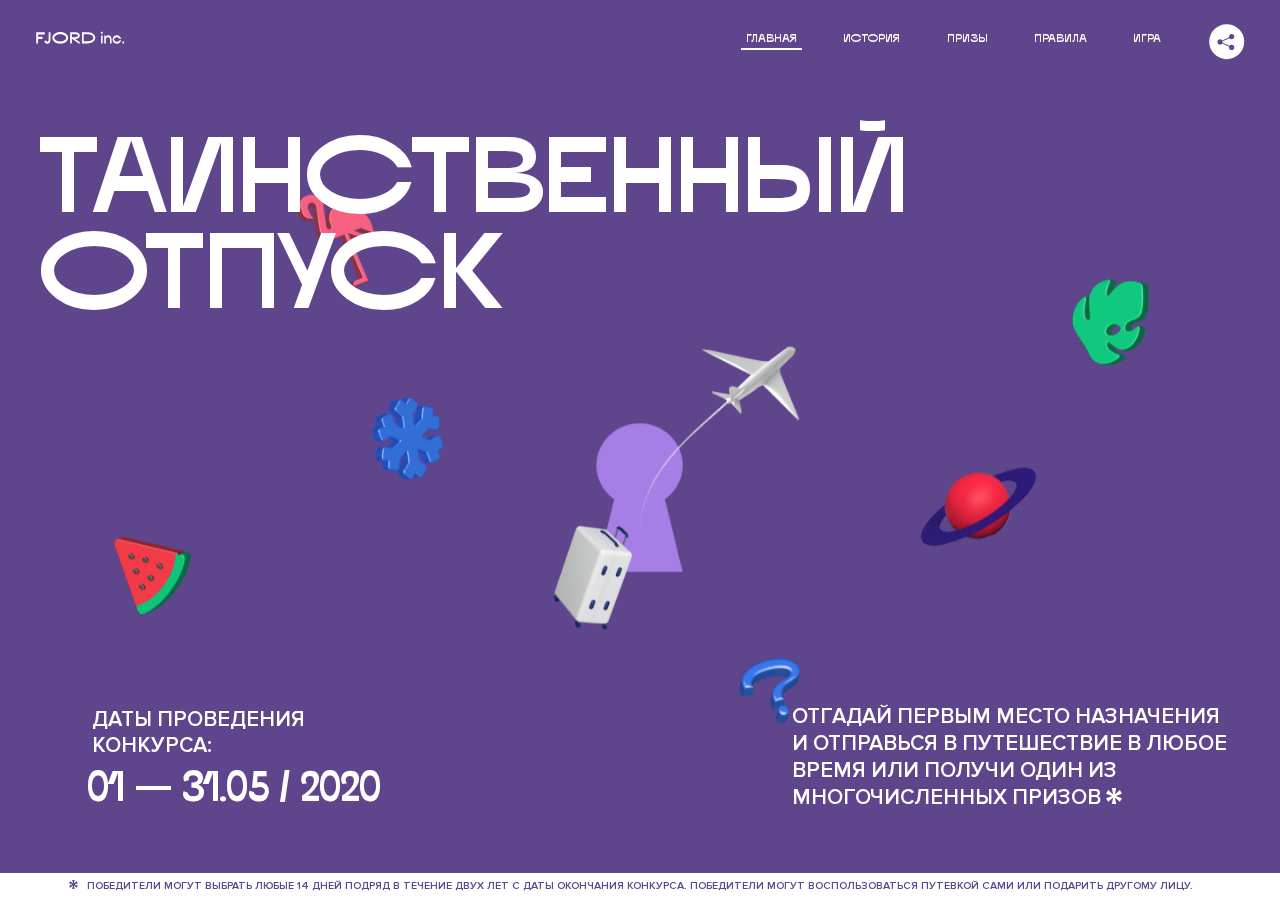
<file: 2/index.html>
<!DOCTYPE html>
<html lang="ru">
<head>
  <meta charset="UTF-8">
  <meta name="description" content="">
  <meta name="viewport" content="width=device-width, initial-scale=1.0">
  <meta http-equiv="X-UA-Compatible" content="ie=edge">
  <title>Mysterious Vacation</title>
  <link rel="stylesheet" href="css/style.min.css">
<link href="css/style.min.css" rel="stylesheet">  <base href="https://htmlacademy-animation.github.io/42764-magic-vacation-1/2/">
</head>
<body>

  <header class="page-header js-header">
    <div class="page-header__wrapper">
      <a href="#" class="page-header__logo" aria-label="Перейти на страницу FJORD.Inc">
        <svg width="100" height="15" viewBox="0 0 100 15" fill="none" xmlns="http://www.w3.org/2000/svg">
          <path d="M0.26 1.4V14H2.276V8.906H7.334V6.44H2.276V3.848H9.872V1.4H0.26ZM12.733 14.36C15.127 14.36 16.243 12.65 16.243 9.5V1.4H14.263V8.96C14.263 11.21 13.723 11.876 12.733 11.876C11.833 11.876 11.473 11.3 11.347 10.58L9.36702 10.94C9.63702 13.046 10.663 14.36 12.733 14.36ZM18.3918 7.7C18.3918 11.372 22.3878 14.36 27.3198 14.36C32.2518 14.36 36.2478 11.372 36.2478 7.7C36.2478 4.028 32.2518 1.04 27.3198 1.04C22.3878 1.04 18.3918 4.028 18.3918 7.7ZM20.6058 7.7C20.6058 5.378 23.6118 3.524 27.3198 3.524C30.9918 3.524 33.9798 5.378 33.9798 7.7C33.9798 10.004 30.9918 11.858 27.3198 11.858C23.6118 11.858 20.6058 10.004 20.6058 7.7ZM40.403 14V8.906H40.799L49.079 14.702V12.38L44.039 8.906H44.201C47.999 8.906 49.277 7.304 49.277 5.162C49.277 3.092 47.999 1.4 44.201 1.4H38.387V14H40.403ZM43.535 3.722C45.785 3.722 47.045 4.136 47.045 5.432C47.045 6.764 45.785 7.034 43.535 7.034H40.403V3.722H43.535ZM51.6936 1.382V14H57.8676C62.7456 14 66.7236 11.534 66.7236 7.7C66.7236 3.848 62.7456 1.382 57.8676 1.382H51.6936ZM53.7096 11.624V3.722H57.5436C61.5396 3.722 64.4916 5.018 64.4916 7.7C64.4916 10.238 61.5396 11.624 57.5436 11.624H53.7096ZM73.1832 14.018H74.9832V5H73.1832V14.018ZM72.9132 1.976C72.9132 2.57 73.3992 3.092 74.0832 3.092C74.7492 3.092 75.2352 2.57 75.2352 1.976C75.2352 1.382 74.7672 0.805999 74.0832 0.805999C73.3812 0.805999 72.9132 1.382 72.9132 1.976ZM76.7867 14H78.5687V9.104C78.7487 8.006 79.5947 6.962 81.0887 6.962C82.1147 6.962 83.2667 7.448 83.2667 9.554V14H85.0487V9.014C85.0487 6.152 83.2307 4.73 81.3587 4.73C79.9187 4.73 79.0727 5.558 78.5687 6.854V5H76.7867V14ZM90.9898 14.27C93.5098 14.27 95.3818 12.506 95.7238 10.328H94.0498C93.7258 11.3 92.6998 12.02 90.9898 12.02C88.8478 12.02 87.7678 10.922 87.7678 9.59C87.7678 8.24 88.8478 6.962 90.9898 6.962C92.7538 6.962 93.7978 7.844 94.0858 8.924H95.7418C95.4358 6.71 93.6178 4.73 90.9898 4.73C88.0918 4.73 86.1298 7.124 86.1298 9.59C86.1298 12.074 88.1278 14.27 90.9898 14.27ZM97.0693 12.938C97.0693 13.658 97.5553 14.144 98.2753 14.144C98.9953 14.144 99.4813 13.658 99.4813 12.938C99.4813 12.2 98.9953 11.714 98.2753 11.714C97.5553 11.714 97.0693 12.2 97.0693 12.938Z" fill="currentColor"></path>
        </svg>
      </a>
      <button class="page-header__toggler js-menu-toggler" type="button" aria-label="Управление мобильным меню"><span>Меню</span></button>
      <nav class="page-header__nav">
        <div class="page-header__menu js-menu" id="menu">
          <ul>
            <li>
              <a class="js-menu-link active" href="#top" data-href="top">главная</a>
            </li>
            <li>
              <a class="js-menu-link" href="#story" data-href="story">история</a>
            </li>
            <li>
              <a class="js-menu-link" href="#prizes" data-href="prizes">призы</a>
            </li>
            <li>
              <a class="js-menu-link" href="#rules" data-href="rules">правила</a>
            </li>
            <li>
              <a class="js-menu-link" href="#game" data-href="game">игра</a>
            </li>
          </ul>
        </div>
        <div class="page-header__social">
          <div class="social-block js-social-block">
            <button class="social-block__toggler" aria-label="Управлять блоком с социальными кнопками">
              <svg width="26" height="22" viewBox="0 0 27 22" fill="none" xmlns="http://www.w3.org/2000/svg">
                <path d="M19.6721 7.43664C21.6273 7.43664 23.213 5.85095 23.213 3.89566C23.213 1.94037 21.6273 0.354675 19.6721 0.354675C17.7168 0.354675 16.1311 1.94037 16.1311 3.89566C16.1311 4.19968 16.1728 4.49178 16.2458 4.77345L7.21751 8.95527C6.57519 8.05214 5.52303 7.46049 4.33078 7.46049C2.37549 7.46049 0.789795 9.04618 0.789795 11.0015C0.789795 12.9568 2.37549 14.5425 4.33078 14.5425C5.52303 14.5425 6.57668 13.9508 7.21751 13.0477L16.2458 17.2295C16.1743 17.5112 16.1311 17.8033 16.1311 18.1073C16.1311 20.0626 17.7168 21.6483 19.6721 21.6483C21.6273 21.6483 23.213 20.0626 23.213 18.1073C23.213 16.152 21.6273 14.5663 19.6721 14.5663C18.4798 14.5663 17.4262 15.158 16.7853 16.0611L7.75701 11.8793C7.82854 11.5976 7.87176 11.3055 7.87176 11.0015C7.87176 10.6974 7.83003 10.4053 7.75701 10.1237L16.7853 5.94186C17.4262 6.84499 18.4783 7.43664 19.6721 7.43664Z" fill="currentColor"></path>
              </svg>
            </button>
            <ul class="social-block__list">
              <li>
                <a class="social-block__link social-block__link--fb" href="#" aria-label="Мы на Facebook">
                  <svg width="8" height="17" viewBox="0 0 8 17" fill="none" xmlns="http://www.w3.org/2000/svg">
                    <path d="M4.24646 16.9899H1.09275L1.05793 8.49828H0V5.30707H1.05793V3.81124C1.05793 1.42084 2.57654 0 5.21735 0H7.41758V3.18585H5.30841C4.28262 3.18585 4.2478 3.48582 4.2478 4.24914V5.30707H7.42964L7.16716 8.49828H4.2478V16.9899H4.24646Z" fill="currentColor"></path>
                  </svg>
                </a>
              </li>
              <li>
                <a class="social-block__link social-block__link--insta" href="#" aria-label="Мы в Instagram">
                  <svg width="15" height="15" viewBox="0 0 15 15" fill="none" xmlns="http://www.w3.org/2000/svg">
                    <path d="M11.0197 0H4.19806C2.14246 0 0.471191 1.66993 0.471191 3.72285V10.5499C0.471191 12.6082 2.14112 14.2727 4.19806 14.2727H11.0197C13.0753 14.2727 14.7466 12.6082 14.7466 10.5499V3.72285C14.7466 1.67127 13.0753 0 11.0197 0ZM11.0197 12.4849H4.19806C3.13076 12.4849 2.26432 11.6158 2.26432 10.5512V3.72419C2.26432 2.65956 3.13076 1.79715 4.19806 1.79715H11.0197C12.087 1.79715 12.9535 2.6609 12.9535 3.72419V10.5512C12.9535 11.6145 12.087 12.4849 11.0197 12.4849Z" fill="currentColor"></path>
                    <path d="M7.60887 3.11084C5.38989 3.11084 3.58203 4.9187 3.58203 7.14036C3.58203 9.35532 5.38989 11.1645 7.60887 11.1645C9.83053 11.1645 11.6357 9.35666 11.6357 7.14036C11.6357 4.9187 9.83053 3.11084 7.60887 3.11084ZM7.60887 9.36871C6.37551 9.36871 5.37784 8.37372 5.37784 7.14036C5.37784 5.90699 6.37551 4.90665 7.60887 4.90665C8.83822 4.90665 9.84259 5.90833 9.84259 7.14036C9.84392 8.37238 8.83822 9.36871 7.60887 9.36871Z" fill="currentColor"></path>
                    <path d="M11.3573 2.35962C10.8256 2.35962 10.3931 2.79752 10.3931 3.32381C10.3931 3.85546 10.8256 4.29336 11.3573 4.29336C11.8862 4.29336 12.3215 3.85546 12.3215 3.32381C12.3215 2.79752 11.8862 2.35962 11.3573 2.35962Z" fill="currentColor"></path>
                  </svg>
                </a>
              </li>
              <li>
                <a class="social-block__link social-block__link--vk" href="#" aria-label="Мы ВКонтакте">
                  <svg width="17" height="10" viewBox="0 0 17 10" fill="none" xmlns="http://www.w3.org/2000/svg">
                    <path d="M14.1234 4.9002C14.1234 4.9002 16.3623 1.72708 16.5866 0.680242C16.6595 0.312285 16.4947 0.103188 16.1069 0.103188C16.1069 0.103188 14.8193 0.103188 14.168 0.103188C13.7235 0.103188 13.5587 0.293278 13.4235 0.579768C13.4235 0.579768 12.3724 2.82553 11.0969 4.24712C10.6861 4.70333 10.4781 4.84318 10.2511 4.84318C10.0646 4.84318 9.98625 4.6911 9.98625 4.27834V0.649016C9.98625 0.147997 9.92545 0.00135496 9.5066 0.00135496H6.39628C6.15578 0.00135496 6.0085 0.134417 6.0085 0.324506C6.0085 0.801084 6.73406 0.908351 6.73406 2.20231V4.87305C6.73406 5.40529 6.70569 5.61575 6.45303 5.61575C5.78016 5.61575 4.19528 3.30618 3.30623 0.678887C3.12923 0.145282 2.93737 0 2.43475 0H0.486409C0.205373 0 0 0.190085 0 0.476576C0 0.991172 0.60666 3.40801 2.99277 6.64358C4.59927 8.8201 6.70569 10 8.60269 10C9.76196 10 10.0416 9.80312 10.0416 9.31432V7.63883C10.0416 7.22607 10.2065 7.04956 10.4429 7.04956C10.7078 7.04956 11.1847 7.13238 12.2805 8.22268C13.5843 9.47862 13.6762 10 14.3896 10H16.5676C16.7919 10 17 9.89273 17 9.52342C17 9.02919 16.3623 8.15343 15.384 7.10659C14.9801 6.56755 14.3302 5.98914 14.1248 5.72301C13.8275 5.40801 13.9154 5.23014 14.1234 4.9002Z" fill="currentColor"></path>
                  </svg>
                </a>
              </li>
            </ul>
          </div>
        </div>
      </nav>
    </div>
  </header>

  <main class="page-content">

    <section class="animation-screen"></section>

    <section class="screen screen--hidden screen--intro js-scrollspy" id="top">
      <div class="screen__wrapper">
        <div class="intro">
          <h1 class="intro__title">Таинственный отпуск</h1>
          <div class="intro__content">
            <div class="intro__info">
              <p class="intro__label">Даты проведения конкурса:</p>
              <p class="intro__date">01 — 31.05 / 2020</p>
            </div>
            <div class="intro__message">
              <p>
                Отгадай первым место назначения и&nbsp;отправься в&nbsp;путешествие в&nbsp;любое время или получи один из многочисленных призов
                <svg width="16" height="16" viewBox="0 0 10 10" fill="none" xmlns="http://www.w3.org/2000/svg">
                  <path d="M0 6.35337L3.90271 4.99012L0 3.64663L1.34615 1.32374L4.44287 4.01073L3.67364 0H6.34615L5.57692 4.01073L8.65385 1.32374L10 3.64663L6.13405 4.99012L10 6.35337L8.65385 8.65651L5.57692 5.98927L6.34615 10H3.67364L4.44287 5.96952L1.34615 8.65651L0 6.35337Z" fill="currentColor"></path>
                </svg>
              </p>
            </div>
          </div>
        </div>
      </div>
      <div class="screen__footer js-footer">
        <button class="screen__footer-enlarge js-footer-toggler" type="button" aria-label="Показать сообщение">
          <svg width="10" height="10" viewBox="0 0 10 10" fill="none" xmlns="http://www.w3.org/2000/svg">
            <path d="M0 6.35337L3.90271 4.99012L0 3.64663L1.34615 1.32374L4.44287 4.01073L3.67364 0H6.34615L5.57692 4.01073L8.65385 1.32374L10 3.64663L6.13405 4.99012L10 6.35337L8.65385 8.65651L5.57692 5.98927L6.34615 10H3.67364L4.44287 5.96952L1.34615 8.65651L0 6.35337Z" fill="currentColor"></path>
          </svg>
        </button>
        <button class="screen__footer-collapse js-footer-toggler" type="button" aria-label="Скрыть сообщение">
          <svg width="13" height="13" viewBox="0 0 13 13" fill="none" xmlns="http://www.w3.org/2000/svg">
            <line x1="12.3536" y1="0.353553" x2="0.738349" y2="11.9688" stroke="currentColor"></line>
            <line x1="0.738319" y1="0.539925" x2="12.3535" y2="12.1551" stroke="currentColor"></line>
          </svg>
        </button>
        <div class="screen__footer-wrapper">
          <div class="screen__footer-announce">
            <p class="screen__footer-label">Даты проведения конкурса:</p>
            <p class="screen__footer-date">01 — 31.05 / 2020</p>
          </div>
          <div class="screen__footer-note">
            <p>
              <svg width="10" height="10" viewBox="0 0 10 10" fill="none" xmlns="http://www.w3.org/2000/svg">
                <path d="M0 6.35337L3.90271 4.99012L0 3.64663L1.34615 1.32374L4.44287 4.01073L3.67364 0H6.34615L5.57692 4.01073L8.65385 1.32374L10 3.64663L6.13405 4.99012L10 6.35337L8.65385 8.65651L5.57692 5.98927L6.34615 10H3.67364L4.44287 5.96952L1.34615 8.65651L0 6.35337Z" fill="currentColor"></path>
              </svg>
              <span>Победители могут выбрать любые 14 дней подряд в&nbsp;течение двух лет с&nbsp;даты окончания конкурса. Победители могут воспользоваться путевкой сами или подарить другому лицу.</span>
            </p>
          </div>
        </div>
      </div>
    </section>

    <section class="screen screen--hidden screen--story js-scrollspy" id="story">

      <div class="slider swiper-container js-slider">

        <div class="swiper-wrapper">

          <div class="slider__item swiper-slide">
            <h2 class="slider__item-title">История</h2>
            <p class="slider__item-text">Джеймс Таргет был основателем компании &laquo;Fjord Inc.&raquo;. С&nbsp;1965 года &laquo;Fjord Inc.&raquo; прославилась надёжными и&nbsp;удобными чемоданами и&nbsp;аксессуарами для туристов.</p>
          </div>

          <div class="slider__item swiper-slide">
            <p class="slider__item-text">Когда Джеймсу было 7&nbsp;лет, в&nbsp;их&nbsp;доме гостил дядюшка и&nbsp;развлекал детей рассказами о&nbsp;своей поездке в&nbsp;место, показавшееся малышу Таргету невероятным. Тогда Джеймс решил, что однажды посетит его, но&nbsp;не&nbsp;будет рассказывать о&nbsp;мечте, пока не&nbsp;осуществит.</p>
          </div>

          <div class="slider__item swiper-slide">
            <p class="slider__item-text">Джеймс Таргет стал увлеченным путешественником. Он&nbsp;посетил 5&nbsp;континентов, 126&nbsp;стран.</p>
          </div>

          <div class="slider__item swiper-slide">
            <p class="slider__item-text">Он&nbsp;сплавлялся по&nbsp;Амазонке и&nbsp;погружался в&nbsp;пещеры Франции, медитировал в&nbsp;горах Тибета и&nbsp;пожимал руку вождя племени Акугауа.</p>
          </div>

          <div class="slider__item swiper-slide">
            <p class="slider__item-text">Из&nbsp;своих поездок Джеймс Таргет привозил идеи, как сделать свои чемоданы &laquo;Fjord Inc.&raquo; удобными и&nbsp;приспособленными к&nbsp;разным дорожным условиям.</p>
          </div>

          <div class="slider__item swiper-slide">
            <p class="slider__item-text">Всё это время Джеймс не&nbsp;оставлял идею поездки своей мечты. Однако, как только он&nbsp;брался за&nbsp;планирование, возникали препятствия, не&nbsp;позволяющие отправиться туда.</p>
          </div>

          <div class="slider__item swiper-slide">
            <p class="slider__item-text">В&nbsp;возрасте 67&nbsp;лет Джеймс Таргет попал под лавину и&nbsp;погиб. В&nbsp;своём завещании он&nbsp;поручил отправить в&nbsp;заветное путешествие трёх смельчаков, единых с&nbsp;ним духом.</p>
          </div>

          <div class="slider__item swiper-slide">
            <p class="slider__item-text">Тех, кто сможет узнать таинственное место, задавая вопросы специально обученному ИИ&nbsp;&laquo;Соне&raquo;, ждет фантастическое путешествие.</p>
          </div>
        </div>
        <div class="slider__controls">
          <button class="slider__control slider__control--prev js-control-prev" type="button" aria-label="Показать предыдущую историю">
            <svg width="12" height="22" viewBox="0 0 12 22" fill="none" xmlns="http://www.w3.org/2000/svg">
              <path d="M11 1L1 11L11 21" stroke="currentColor" stroke-width="2" stroke-linejoin="round"></path>
            </svg>
          </button>
          <button class="slider__control slider__control--next js-control-next" type="button" aria-label="Показать следующую историю">
            <svg width="12" height="22" viewBox="0 0 12 22" fill="none" xmlns="http://www.w3.org/2000/svg">
              <path d="M1 1L11 11L1 21" stroke="currentColor" stroke-width="2" stroke-linejoin="round"></path>
            </svg>
          </button>
        </div>
        <div class="slider__pagination swiper-pagination"></div>
      </div>
    </section>

    <section class="screen screen--hidden screen--prizes js-scrollspy" id="prizes">
      <div class="screen__wrapper">
        <div class="prizes">
          <h2 class="prizes__title">ПРизы</h2>
          <div class="prizes__lead">
            <p>Найди ответ и&nbsp;получи один из&nbsp;призов:</p>
          </div>
          <ul class="prizes__list">
            <li class="prizes__item prizes__item--journeys">
              <div class="prizes__icon">
                <picture>
                  <source srcset="img/prize1-mob.svg" media="(orientation: portrait)">
                  <img src="img/prize1.svg" alt="">
                </picture>
              </div>
              <p class="prizes__desc">
                <b>3</b>
                <span>загадочных путешествия</span>
              </p>
            </li>
            <li class="prizes__item prizes__item--cases">
              <div class="prizes__icon">
                <picture>
                  <source srcset="img/prize2-mob.svg" media="(orientation: portrait)">
                  <img src="img/prize2.svg" alt="">
                </picture>
              </div>
              <p class="prizes__desc">
                <b>7</b>
                <span>надежных чемоданов</span>
              </p>
            </li>
            <li class="prizes__item prizes__item--codes">
              <div class="prizes__icon">
                <picture>
                  <source srcset="img/prize3-mob.svg" media="(orientation: portrait)">
                  <img src="img/prize3.svg" alt="">
                </picture>
              </div>
              <p class="prizes__desc">
                <b>900</b>
                <span>
                  промокодов на&nbsp;скидку 15%
                  <svg width="10" height="10" viewBox="0 0 10 10" fill="none" xmlns="http://www.w3.org/2000/svg">
                    <path d="M0 6.35337L3.90271 4.99012L0 3.64663L1.34615 1.32374L4.44287 4.01073L3.67364 0H6.34615L5.57692 4.01073L8.65385 1.32374L10 3.64663L6.13405 4.99012L10 6.35337L8.65385 8.65651L5.57692 5.98927L6.34615 10H3.67364L4.44287 5.96952L1.34615 8.65651L0 6.35337Z" fill="currentColor"></path>
                  </svg>
                </span>
              </p>
            </li>
          </ul>
        </div>
      </div>
      <div class="screen__footer js-footer">
        <button class="screen__footer-enlarge js-footer-toggler" type="button" aria-label="Показать сообщение">
          <svg width="10" height="10" viewBox="0 0 10 10" fill="none" xmlns="http://www.w3.org/2000/svg">
            <path d="M0 6.35337L3.90271 4.99012L0 3.64663L1.34615 1.32374L4.44287 4.01073L3.67364 0H6.34615L5.57692 4.01073L8.65385 1.32374L10 3.64663L6.13405 4.99012L10 6.35337L8.65385 8.65651L5.57692 5.98927L6.34615 10H3.67364L4.44287 5.96952L1.34615 8.65651L0 6.35337Z" fill="currentColor"></path>
          </svg>
        </button>
        <button class="screen__footer-collapse js-footer-toggler" type="button" aria-label="Скрыть сообщение">
          <svg width="13" height="13" viewBox="0 0 13 13" fill="none" xmlns="http://www.w3.org/2000/svg">
            <line x1="12.3536" y1="0.353553" x2="0.738349" y2="11.9688" stroke="currentColor"></line>
            <line x1="0.738319" y1="0.539925" x2="12.3535" y2="12.1551" stroke="currentColor"></line>
          </svg>
        </button>
        <div class="screen__footer-wrapper">
          <div class="screen__footer-announce">
            <p class="screen__footer-label">Даты проведения конкурса:</p>
            <p class="screen__footer-date">01 — 31.05 / 2020</p>
          </div>
          <div class="screen__footer-note">
            <p>
              <svg width="10" height="10" viewBox="0 0 10 10" fill="none" xmlns="http://www.w3.org/2000/svg">
                <path d="M0 6.35337L3.90271 4.99012L0 3.64663L1.34615 1.32374L4.44287 4.01073L3.67364 0H6.34615L5.57692 4.01073L8.65385 1.32374L10 3.64663L6.13405 4.99012L10 6.35337L8.65385 8.65651L5.57692 5.98927L6.34615 10H3.67364L4.44287 5.96952L1.34615 8.65651L0 6.35337Z" fill="currentColor"></path>
              </svg>
              <span>Скидка&nbsp;15% на&nbsp;единоразовое приобретение путёвки с&nbsp;1&nbsp;июня 2020 по&nbsp;31&nbsp;мая 2022&nbsp;года. Суммируется с&nbsp;другими акциями</span>
            </p>
          </div>
        </div>
      </div>
    </section>

    <section class="screen screen--hidden screen--rules js-scrollspy" id="rules">
      <div class="screen__wrapper">
        <div class="rules">
          <h2 class="rules__title">Правила</h2>
          <div class="rules__lead">
            <p>Для того чтобы получить наследство Джеймса Таргета, тебе нужно выведать у&nbsp;&laquo;Сони&raquo;, куда предстоит отправиться тебе в&nbsp;случае победы</p>
          </div>
          <ol class="rules__list">
            <li class="rules__item">
              <p>Тебе отводится <br>5&nbsp;минут</p>
            </li>
            <li class="rules__item">
              <p>Задавай любые вопросы в&nbsp;текстовом поле</p>
            </li>
            <li class="rules__item">
              <p>Нажимай кнопку &laquo;Узнать&raquo;, чтобы получить ответ</p>
            </li>
            <li class="rules__item">
              <p>&laquo;Соня&raquo; может отвечать только&nbsp;Да или Нет</p>
            </li>
          </ol>
          <a href="#game" class="rules__link btn">Погнали!</a>
        </div>
      </div>
      <div class="screen__disclaimer">
        <div class="disclaimer">
          <ul>
            <li>
              <a href="#">Правовая информация</a>
            </li>
            <li>
              <a href="#">Подробные правила</a>
            </li>
          </ul>
        </div>
      </div>
    </section>

    <section class="screen screen--hidden screen--game js-scrollspy" id="game">
      <div class="screen__wrapper">
        <div class="game">
          <div class="game__header">
            <h2 class="game__title">Игра</h2>
            <div class="game__counter">
              <span>05</span>:<span>00</span>
            </div>
          </div>
          <div class="game__body">
            <div class="chat">
              <div class="chat__body js-chat">
                <ul class="chat__list" id="messages"></ul>
              </div>
              <div class="chat__footer">
                <form action="#" method="post" class="form" id="message-form">
                  <label for="message-field" class="visually-hidden">Поле для ввода вопроса</label>
                  <input type="text" class="form__field" id="message-field">
                  <button class="form__button btn">
                    Узнать
                    <svg width="18" height="19" viewBox="0 0 18 19" fill="none" xmlns="http://www.w3.org/2000/svg">
                      <path stroke="currentColor" stroke-width="2" d="M9 19V1"></path>
                      <path d="M1 9l8-8 8 8" stroke="currentColor" stroke-width="2" stroke-linejoin="round"></path>
                    </svg>
                  </button>
                </form>
              </div>
            </div>
          </div>
          <!-- временные кнопки для показа результата -->
          <div class="game__buttons">
            <button class="game__button btn js-show-result" type="button" data-target="result">Положительный результат</button>
            <button class="game__button btn js-show-result" type="button" data-target="result2">Положительный результат - 2</button>
            <button class="game__button btn js-show-result" type="button" data-target="result3">Отрицательный результат</button>
          </div>
        </div>
      </div>
    </section>

    <section class="screen screen--hidden screen--result" id="result">
      <div class="screen__wrapper">
        <div class="result result--trip">
          <div class="result__image">
            <picture>
              <source srcset="img/result1-mob.png 1x, img/result1-mob@2x.png 2x" media="(max-width: 768px) and (orientation: portrait)">
              <img src="img/result1.png" srcset="img/result1@2x.png 2x" alt="">
            </picture>
          </div>
          <h2 class="result__title">
            <span class="visually-hidden">ПОбеда!</span>
            <svg xmlns="http://www.w3.org/2000/svg" viewBox="0 0 568.85 109.24">
              <path d="M16,24.44V92H2.6V8H75V92H61.52V24.44H16Z" transform="translate(-2.1 -1.5)" fill="none" stroke="currentColor"></path>
              <path d="M148.76,5.6c32.88,0,59.52,19.92,59.52,44.4s-26.64,44.4-59.52,44.4S89.24,74.48,89.24,50,115.88,5.6,148.76,5.6Zm0,72.12c24.48,0,44.4-12.36,44.4-27.72s-19.92-27.84-44.4-27.84C124,22.16,104,34.52,104,50S124,77.72,148.76,77.72Z" transform="translate(-2.1 -1.5)" fill="none" stroke="currentColor"></path>
              <path d="M287.36,8V24.44H236v14.4h25.32c25.44,0,34,11.16,34,26.52,0,15.6-8.52,26.64-34,26.64H222.56V8h64.8ZM256.88,76.52c15.12,0,23.52-2,23.52-11.52S272,54.44,256.88,54.44H236V76.52h20.88Z" transform="translate(-2.1 -1.5)" fill="none" stroke="currentColor"></path>
              <path d="M371.47,8V24.44H320.84V41.6h33.6V58h-33.6V75.56h50.64V92H307.4V8h64.08Z" transform="translate(-2.1 -1.5)" fill="none" stroke="currentColor"></path>
              <path d="M382.39,110.24V75.56h7.44c4.56-4.68,7.8-18.36,8.76-56L399,8h48.6V75.56h10v34.68H442.87V92H397v18.24H382.39Zm51.72-34.68V24.44H411.55v3.12c-0.48,22.44-3.24,37.68-7.2,48h29.76Z" transform="translate(-2.1 -1.5)" fill="none" stroke="currentColor"></path>
              <path d="M463.75,92l28-84h27.12l28.08,84H533.47l-7.8-23.52h-37.8L480.07,92H463.75Zm56.64-40L507,11.84,493.51,52h26.88Z" transform="translate(-2.1 -1.5)" fill="none" stroke="currentColor"></path>
              <path d="M554.12,70.4L555.55,2H569l1.44,68.4H554.12Zm8.28,6.36c4.8,0,8,3.24,8,8.16a8,8,0,1,1-16.08,0C554.35,80,557.59,76.76,562.39,76.76Z" transform="translate(-2.1 -1.5)" fill="none" stroke="currentColor"></path>
            </svg>
          </h2>
          <div class="result__text">
            <p>ты&nbsp;отправляешься в&nbsp;Арктику!</p>
          </div>
          <div class="result__form">
            <form action="#" method="post" class="form form--result">
              <label for="email-field" class="form__label">зарегистрируй результат</label>
              <input type="email" class="form__field" id="email-field" placeholder="e-mail для регистации результата и получения приза" required="">
              <button class="form__button btn">
                отправить
                <svg width="18" height="19" viewBox="0 0 18 19" fill="none" xmlns="http://www.w3.org/2000/svg">
                  <path stroke="currentColor" stroke-width="2" d="M9 19V1"></path>
                  <path d="M1 9l8-8 8 8" stroke="currentColor" stroke-width="2" stroke-linejoin="round"></path>
                </svg>
              </button>
            </form>
          </div>
        </div>
      </div>
    </section>

    <section class="screen screen--hidden screen--result" id="result2">
      <div class="screen__wrapper">
        <div class="result result--prize">
          <div class="result__image">
            <picture>
              <source srcset="img/result2-mob.png 1x, img/result2-mob@2x.png 2x" media="(max-width: 768px) and (orientation: portrait)">
              <img src="img/result2.png" srcset="img/result2@2x.png 2x" alt="">
            </picture>
          </div>
          <h2 class="result__title">
            <span class="visually-hidden">ПОбеда!</span>
            <svg xmlns="http://www.w3.org/2000/svg" viewBox="0 0 568.85 109.24">
              <path d="M16,24.44V92H2.6V8H75V92H61.52V24.44H16Z" transform="translate(-2.1 -1.5)" fill="none" stroke="currentColor"></path>
              <path d="M148.76,5.6c32.88,0,59.52,19.92,59.52,44.4s-26.64,44.4-59.52,44.4S89.24,74.48,89.24,50,115.88,5.6,148.76,5.6Zm0,72.12c24.48,0,44.4-12.36,44.4-27.72s-19.92-27.84-44.4-27.84C124,22.16,104,34.52,104,50S124,77.72,148.76,77.72Z" transform="translate(-2.1 -1.5)" fill="none" stroke="currentColor"></path>
              <path d="M287.36,8V24.44H236v14.4h25.32c25.44,0,34,11.16,34,26.52,0,15.6-8.52,26.64-34,26.64H222.56V8h64.8ZM256.88,76.52c15.12,0,23.52-2,23.52-11.52S272,54.44,256.88,54.44H236V76.52h20.88Z" transform="translate(-2.1 -1.5)" fill="none" stroke="currentColor"></path>
              <path d="M371.47,8V24.44H320.84V41.6h33.6V58h-33.6V75.56h50.64V92H307.4V8h64.08Z" transform="translate(-2.1 -1.5)" fill="none" stroke="currentColor"></path>
              <path d="M382.39,110.24V75.56h7.44c4.56-4.68,7.8-18.36,8.76-56L399,8h48.6V75.56h10v34.68H442.87V92H397v18.24H382.39Zm51.72-34.68V24.44H411.55v3.12c-0.48,22.44-3.24,37.68-7.2,48h29.76Z" transform="translate(-2.1 -1.5)" fill="none" stroke="currentColor"></path>
              <path d="M463.75,92l28-84h27.12l28.08,84H533.47l-7.8-23.52h-37.8L480.07,92H463.75Zm56.64-40L507,11.84,493.51,52h26.88Z" transform="translate(-2.1 -1.5)" fill="none" stroke="currentColor"></path>
              <path d="M554.12,70.4L555.55,2H569l1.44,68.4H554.12Zm8.28,6.36c4.8,0,8,3.24,8,8.16a8,8,0,1,1-16.08,0C554.35,80,557.59,76.76,562.39,76.76Z" transform="translate(-2.1 -1.5)" fill="none" stroke="currentColor"></path>
            </svg>
          </h2>
          <div class="result__text">
            <p>чемодан &laquo;Fjord&nbsp;Inc.&raquo;&nbsp;твой</p>
          </div>
          <div class="result__form">
            <form action="#" method="post" class="form form--result">
              <label for="email-field2" class="form__label">зарегистрируй результат</label>
              <input type="email" class="form__field" id="email-field2" placeholder="e-mail для регистации результата и получения приза" required="">
              <button class="form__button btn">
                отправить
                <svg width="18" height="19" viewBox="0 0 18 19" fill="none" xmlns="http://www.w3.org/2000/svg">
                  <path stroke="currentColor" stroke-width="2" d="M9 19V1"></path>
                  <path d="M1 9l8-8 8 8" stroke="currentColor" stroke-width="2" stroke-linejoin="round"></path>
                </svg>
              </button>
            </form>
          </div>
        </div>
      </div>
    </section>

    <section class="screen screen--hidden screen--result" id="result3">
      <div class="screen__wrapper">
        <div class="result result--negative">
          <div class="result__image">
            <picture>
              <source srcset="img/result3-mob.png 1x, img/result3-mob@2x.png 2x" media="(max-width: 768px) and (orientation: portrait)">
              <img src="img/result3.png" srcset="img/result3@2x.png 2x" alt="">
            </picture>
          </div>
          <h2 class="result__title">
            <span class="visually-hidden">Не угадал!</span>
            <svg xmlns="http://www.w3.org/2000/svg" viewBox="0 0 660.77 109.24">
              <path d="M2.66,92V8H16.1V42.2H53.3V8H66.74V92H53.3V58.64H16.1V92H2.66Z" transform="translate(-2.16 -1.5)" fill="none" stroke="currentColor"></path>
              <path d="M147.62,8V24.44H97V41.6h33.6V58H97V75.56h50.64V92H83.54V8h64.08Z" transform="translate(-2.16 -1.5)" fill="none" stroke="currentColor"></path>
              <path d="M199.22,8l20.52,42.36L235.34,8h16.44l-31,84H204.38l9.48-25.92L185.78,8h13.44Z" transform="translate(-2.16 -1.5)" fill="none" stroke="currentColor"></path>
              <path d="M273.74,24.44V92H260.3V8h50.16V24.44H273.74Z" transform="translate(-2.16 -1.5)" fill="none" stroke="currentColor"></path>
              <path d="M307.1,92l28-84h27.12l28.08,84H376.82L369,68.48h-37.8L323.42,92H307.1Zm56.64-40L350.3,11.84,336.86,52h26.88Z" transform="translate(-2.16 -1.5)" fill="none" stroke="currentColor"></path>
              <path d="M396.38,110.24V75.56h7.44c4.56-4.68,7.8-18.36,8.76-56L412.94,8h48.6V75.56h10v34.68H456.86V92H411v18.24H396.38ZM448.1,75.56V24.44H425.54v3.12c-0.48,22.44-3.24,37.68-7.2,48H448.1Z" transform="translate(-2.16 -1.5)" fill="none" stroke="currentColor"></path>
              <path d="M477.74,92l28-84h27.12L560.9,92H547.46l-7.8-23.52h-37.8L494.06,92H477.74Zm56.64-40-13.44-40.2L507.5,52h26.88Z" transform="translate(-2.16 -1.5)" fill="none" stroke="currentColor"></path>
              <path d="M568.7,76.88a13.77,13.77,0,0,0,5,1c6.6,0,10.44-6.24,12-58.32L586.22,8h46.2V92H619V24.44H598.82l-0.12,3.12C597.14,81,589,94.4,573.74,94.4a28.55,28.55,0,0,1-6.72-.84Z" transform="translate(-2.16 -1.5)" fill="none" stroke="currentColor"></path>
              <path d="M646.1,70.4L647.54,2H661l1.44,68.4H646.1Zm8.28,6.36c4.8,0,8,3.24,8,8.16a8,8,0,0,1-16.08,0C646.34,80,649.58,76.76,654.38,76.76Z" transform="translate(-2.16 -1.5)" fill="none" stroke="currentColor"></path>
            </svg>
          </h2>
          <button class="result__button js-play" type="button">
            не сдавайся!
            <span>
              <svg width="27" height="22" viewBox="0 0 27 22" fill="none" xmlns="http://www.w3.org/2000/svg">
                <path d="M10.6899 1.47998C5.42992 1.47998 1.16992 5.73998 1.16992 11C1.16992 16.26 5.42992 20.52 10.6899 20.52C15.9499 20.52 20.2099 16.26 20.2099 11V7.13998" stroke="currentColor" stroke-width="2" stroke-miterlimit="10"></path>
                <path d="M15.1099 12.5099L20.1499 7.13989L25.3099 12.6299" stroke="currentColor" stroke-width="2" stroke-miterlimit="10" stroke-linejoin="round"></path>
              </svg>
            </span>
          </button>
        </div>
      </div>
    </section>

  </main>

<script src="js/script.js"></script></body>
</html>
</file>
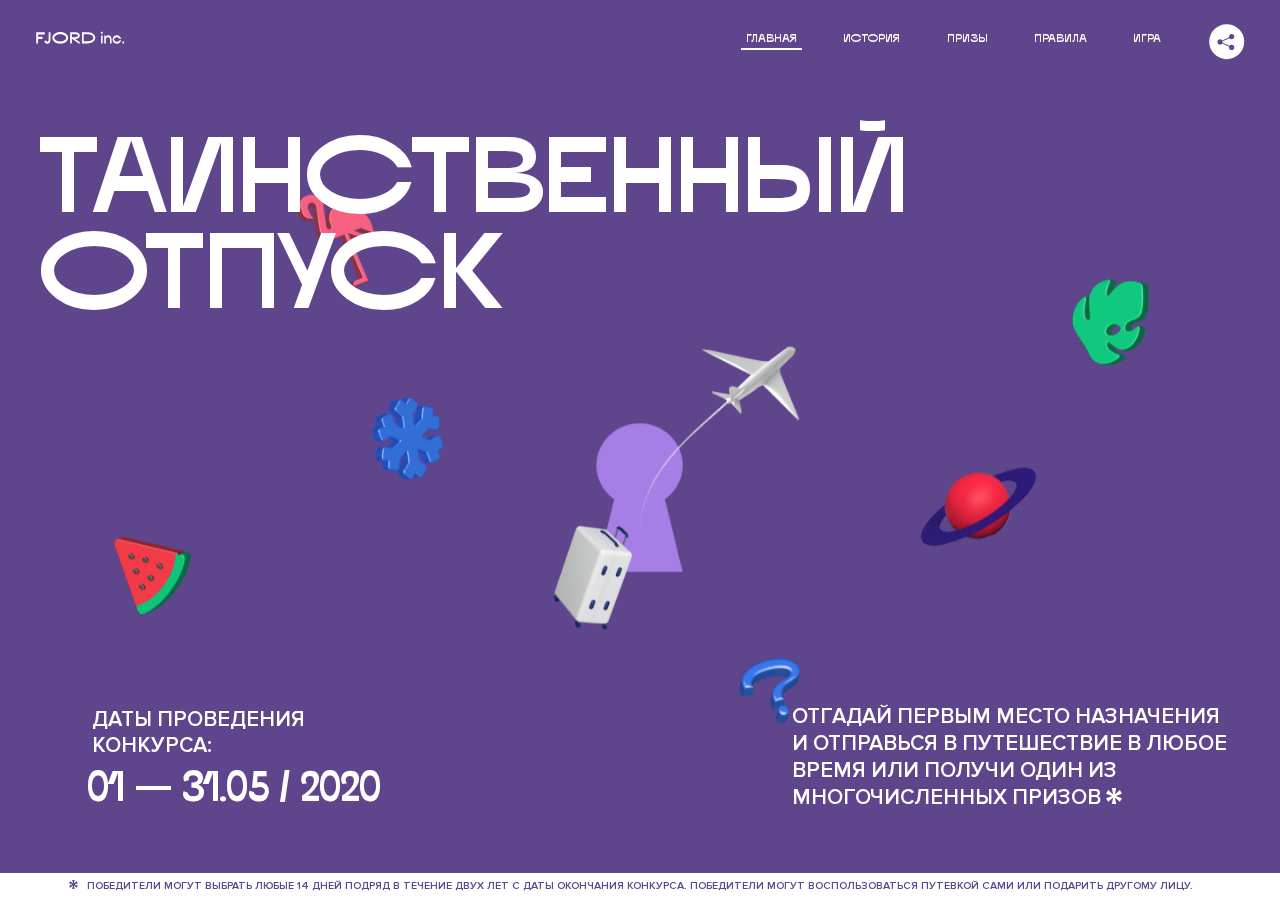
<file: 3/index.html>
<!DOCTYPE html>
<html lang="ru">
<head>
  <meta charset="UTF-8">
  <meta name="description" content="">
  <meta name="viewport" content="width=device-width, initial-scale=1.0">
  <meta http-equiv="X-UA-Compatible" content="ie=edge">
  <title>Mysterious Vacation</title>
  <link rel="stylesheet" href="css/style.min.css">
<link href="css/style.min.css" rel="stylesheet">  <base href="https://htmlacademy-animation.github.io/42764-magic-vacation-1/3/">
</head>
<body>

  <header class="page-header js-header">
    <div class="page-header__wrapper">
      <a href="#" class="page-header__logo" aria-label="Перейти на страницу FJORD.Inc">
        <svg width="100" height="15" viewBox="0 0 100 15" fill="none" xmlns="http://www.w3.org/2000/svg">
          <path d="M0.26 1.4V14H2.276V8.906H7.334V6.44H2.276V3.848H9.872V1.4H0.26ZM12.733 14.36C15.127 14.36 16.243 12.65 16.243 9.5V1.4H14.263V8.96C14.263 11.21 13.723 11.876 12.733 11.876C11.833 11.876 11.473 11.3 11.347 10.58L9.36702 10.94C9.63702 13.046 10.663 14.36 12.733 14.36ZM18.3918 7.7C18.3918 11.372 22.3878 14.36 27.3198 14.36C32.2518 14.36 36.2478 11.372 36.2478 7.7C36.2478 4.028 32.2518 1.04 27.3198 1.04C22.3878 1.04 18.3918 4.028 18.3918 7.7ZM20.6058 7.7C20.6058 5.378 23.6118 3.524 27.3198 3.524C30.9918 3.524 33.9798 5.378 33.9798 7.7C33.9798 10.004 30.9918 11.858 27.3198 11.858C23.6118 11.858 20.6058 10.004 20.6058 7.7ZM40.403 14V8.906H40.799L49.079 14.702V12.38L44.039 8.906H44.201C47.999 8.906 49.277 7.304 49.277 5.162C49.277 3.092 47.999 1.4 44.201 1.4H38.387V14H40.403ZM43.535 3.722C45.785 3.722 47.045 4.136 47.045 5.432C47.045 6.764 45.785 7.034 43.535 7.034H40.403V3.722H43.535ZM51.6936 1.382V14H57.8676C62.7456 14 66.7236 11.534 66.7236 7.7C66.7236 3.848 62.7456 1.382 57.8676 1.382H51.6936ZM53.7096 11.624V3.722H57.5436C61.5396 3.722 64.4916 5.018 64.4916 7.7C64.4916 10.238 61.5396 11.624 57.5436 11.624H53.7096ZM73.1832 14.018H74.9832V5H73.1832V14.018ZM72.9132 1.976C72.9132 2.57 73.3992 3.092 74.0832 3.092C74.7492 3.092 75.2352 2.57 75.2352 1.976C75.2352 1.382 74.7672 0.805999 74.0832 0.805999C73.3812 0.805999 72.9132 1.382 72.9132 1.976ZM76.7867 14H78.5687V9.104C78.7487 8.006 79.5947 6.962 81.0887 6.962C82.1147 6.962 83.2667 7.448 83.2667 9.554V14H85.0487V9.014C85.0487 6.152 83.2307 4.73 81.3587 4.73C79.9187 4.73 79.0727 5.558 78.5687 6.854V5H76.7867V14ZM90.9898 14.27C93.5098 14.27 95.3818 12.506 95.7238 10.328H94.0498C93.7258 11.3 92.6998 12.02 90.9898 12.02C88.8478 12.02 87.7678 10.922 87.7678 9.59C87.7678 8.24 88.8478 6.962 90.9898 6.962C92.7538 6.962 93.7978 7.844 94.0858 8.924H95.7418C95.4358 6.71 93.6178 4.73 90.9898 4.73C88.0918 4.73 86.1298 7.124 86.1298 9.59C86.1298 12.074 88.1278 14.27 90.9898 14.27ZM97.0693 12.938C97.0693 13.658 97.5553 14.144 98.2753 14.144C98.9953 14.144 99.4813 13.658 99.4813 12.938C99.4813 12.2 98.9953 11.714 98.2753 11.714C97.5553 11.714 97.0693 12.2 97.0693 12.938Z" fill="currentColor"></path>
        </svg>
      </a>
      <button class="page-header__toggler js-menu-toggler" type="button" aria-label="Управление мобильным меню"><span>Меню</span></button>
      <nav class="page-header__nav">
        <div class="page-header__menu js-menu" id="menu">
          <ul>
            <li>
              <a class="js-menu-link active" href="#top" data-href="top">главная</a>
            </li>
            <li>
              <a class="js-menu-link" href="#story" data-href="story">история</a>
            </li>
            <li>
              <a class="js-menu-link" href="#prizes" data-href="prizes">призы</a>
            </li>
            <li>
              <a class="js-menu-link" href="#rules" data-href="rules">правила</a>
            </li>
            <li>
              <a class="js-menu-link" href="#game" data-href="game">игра</a>
            </li>
          </ul>
        </div>
        <div class="page-header__social">
          <div class="social-block js-social-block">
            <button class="social-block__toggler" aria-label="Управлять блоком с социальными кнопками">
              <svg width="26" height="22" viewBox="0 0 27 22" fill="none" xmlns="http://www.w3.org/2000/svg">
                <path d="M19.6721 7.43664C21.6273 7.43664 23.213 5.85095 23.213 3.89566C23.213 1.94037 21.6273 0.354675 19.6721 0.354675C17.7168 0.354675 16.1311 1.94037 16.1311 3.89566C16.1311 4.19968 16.1728 4.49178 16.2458 4.77345L7.21751 8.95527C6.57519 8.05214 5.52303 7.46049 4.33078 7.46049C2.37549 7.46049 0.789795 9.04618 0.789795 11.0015C0.789795 12.9568 2.37549 14.5425 4.33078 14.5425C5.52303 14.5425 6.57668 13.9508 7.21751 13.0477L16.2458 17.2295C16.1743 17.5112 16.1311 17.8033 16.1311 18.1073C16.1311 20.0626 17.7168 21.6483 19.6721 21.6483C21.6273 21.6483 23.213 20.0626 23.213 18.1073C23.213 16.152 21.6273 14.5663 19.6721 14.5663C18.4798 14.5663 17.4262 15.158 16.7853 16.0611L7.75701 11.8793C7.82854 11.5976 7.87176 11.3055 7.87176 11.0015C7.87176 10.6974 7.83003 10.4053 7.75701 10.1237L16.7853 5.94186C17.4262 6.84499 18.4783 7.43664 19.6721 7.43664Z" fill="currentColor"></path>
              </svg>
            </button>
            <ul class="social-block__list">
              <li>
                <a class="social-block__link social-block__link--fb" href="#" aria-label="Мы на Facebook">
                  <svg width="8" height="17" viewBox="0 0 8 17" fill="none" xmlns="http://www.w3.org/2000/svg">
                    <path d="M4.24646 16.9899H1.09275L1.05793 8.49828H0V5.30707H1.05793V3.81124C1.05793 1.42084 2.57654 0 5.21735 0H7.41758V3.18585H5.30841C4.28262 3.18585 4.2478 3.48582 4.2478 4.24914V5.30707H7.42964L7.16716 8.49828H4.2478V16.9899H4.24646Z" fill="currentColor"></path>
                  </svg>
                </a>
              </li>
              <li>
                <a class="social-block__link social-block__link--insta" href="#" aria-label="Мы в Instagram">
                  <svg width="15" height="15" viewBox="0 0 15 15" fill="none" xmlns="http://www.w3.org/2000/svg">
                    <path d="M11.0197 0H4.19806C2.14246 0 0.471191 1.66993 0.471191 3.72285V10.5499C0.471191 12.6082 2.14112 14.2727 4.19806 14.2727H11.0197C13.0753 14.2727 14.7466 12.6082 14.7466 10.5499V3.72285C14.7466 1.67127 13.0753 0 11.0197 0ZM11.0197 12.4849H4.19806C3.13076 12.4849 2.26432 11.6158 2.26432 10.5512V3.72419C2.26432 2.65956 3.13076 1.79715 4.19806 1.79715H11.0197C12.087 1.79715 12.9535 2.6609 12.9535 3.72419V10.5512C12.9535 11.6145 12.087 12.4849 11.0197 12.4849Z" fill="currentColor"></path>
                    <path d="M7.60887 3.11084C5.38989 3.11084 3.58203 4.9187 3.58203 7.14036C3.58203 9.35532 5.38989 11.1645 7.60887 11.1645C9.83053 11.1645 11.6357 9.35666 11.6357 7.14036C11.6357 4.9187 9.83053 3.11084 7.60887 3.11084ZM7.60887 9.36871C6.37551 9.36871 5.37784 8.37372 5.37784 7.14036C5.37784 5.90699 6.37551 4.90665 7.60887 4.90665C8.83822 4.90665 9.84259 5.90833 9.84259 7.14036C9.84392 8.37238 8.83822 9.36871 7.60887 9.36871Z" fill="currentColor"></path>
                    <path d="M11.3573 2.35962C10.8256 2.35962 10.3931 2.79752 10.3931 3.32381C10.3931 3.85546 10.8256 4.29336 11.3573 4.29336C11.8862 4.29336 12.3215 3.85546 12.3215 3.32381C12.3215 2.79752 11.8862 2.35962 11.3573 2.35962Z" fill="currentColor"></path>
                  </svg>
                </a>
              </li>
              <li>
                <a class="social-block__link social-block__link--vk" href="#" aria-label="Мы ВКонтакте">
                  <svg width="17" height="10" viewBox="0 0 17 10" fill="none" xmlns="http://www.w3.org/2000/svg">
                    <path d="M14.1234 4.9002C14.1234 4.9002 16.3623 1.72708 16.5866 0.680242C16.6595 0.312285 16.4947 0.103188 16.1069 0.103188C16.1069 0.103188 14.8193 0.103188 14.168 0.103188C13.7235 0.103188 13.5587 0.293278 13.4235 0.579768C13.4235 0.579768 12.3724 2.82553 11.0969 4.24712C10.6861 4.70333 10.4781 4.84318 10.2511 4.84318C10.0646 4.84318 9.98625 4.6911 9.98625 4.27834V0.649016C9.98625 0.147997 9.92545 0.00135496 9.5066 0.00135496H6.39628C6.15578 0.00135496 6.0085 0.134417 6.0085 0.324506C6.0085 0.801084 6.73406 0.908351 6.73406 2.20231V4.87305C6.73406 5.40529 6.70569 5.61575 6.45303 5.61575C5.78016 5.61575 4.19528 3.30618 3.30623 0.678887C3.12923 0.145282 2.93737 0 2.43475 0H0.486409C0.205373 0 0 0.190085 0 0.476576C0 0.991172 0.60666 3.40801 2.99277 6.64358C4.59927 8.8201 6.70569 10 8.60269 10C9.76196 10 10.0416 9.80312 10.0416 9.31432V7.63883C10.0416 7.22607 10.2065 7.04956 10.4429 7.04956C10.7078 7.04956 11.1847 7.13238 12.2805 8.22268C13.5843 9.47862 13.6762 10 14.3896 10H16.5676C16.7919 10 17 9.89273 17 9.52342C17 9.02919 16.3623 8.15343 15.384 7.10659C14.9801 6.56755 14.3302 5.98914 14.1248 5.72301C13.8275 5.40801 13.9154 5.23014 14.1234 4.9002Z" fill="currentColor"></path>
                  </svg>
                </a>
              </li>
            </ul>
          </div>
        </div>
      </nav>
    </div>
  </header>

  <main class="page-content">

    <section class="animation-screen"></section>

    <section class="screen screen--hidden screen--intro js-scrollspy" id="top">
      <div class="screen__wrapper">
        <div class="intro">
          <h1 class="intro__title">Таинственный отпуск</h1>
          <div class="intro__content">
            <div class="intro__info">
              <p class="intro__label">Даты проведения конкурса:</p>
              <p class="intro__date">01 — 31.05 / 2020</p>
            </div>
            <div class="intro__message">
              <p>
                Отгадай первым место назначения и&nbsp;отправься в&nbsp;путешествие в&nbsp;любое время или получи один из многочисленных призов
                <svg width="16" height="16" viewBox="0 0 10 10" fill="none" xmlns="http://www.w3.org/2000/svg">
                  <path d="M0 6.35337L3.90271 4.99012L0 3.64663L1.34615 1.32374L4.44287 4.01073L3.67364 0H6.34615L5.57692 4.01073L8.65385 1.32374L10 3.64663L6.13405 4.99012L10 6.35337L8.65385 8.65651L5.57692 5.98927L6.34615 10H3.67364L4.44287 5.96952L1.34615 8.65651L0 6.35337Z" fill="currentColor"></path>
                </svg>
              </p>
            </div>
          </div>
        </div>
      </div>
      <div class="screen__footer js-footer">
        <button class="screen__footer-enlarge js-footer-toggler" type="button" aria-label="Показать сообщение">
          <svg width="10" height="10" viewBox="0 0 10 10" fill="none" xmlns="http://www.w3.org/2000/svg">
            <path d="M0 6.35337L3.90271 4.99012L0 3.64663L1.34615 1.32374L4.44287 4.01073L3.67364 0H6.34615L5.57692 4.01073L8.65385 1.32374L10 3.64663L6.13405 4.99012L10 6.35337L8.65385 8.65651L5.57692 5.98927L6.34615 10H3.67364L4.44287 5.96952L1.34615 8.65651L0 6.35337Z" fill="currentColor"></path>
          </svg>
        </button>
        <button class="screen__footer-collapse js-footer-toggler" type="button" aria-label="Скрыть сообщение">
          <svg width="13" height="13" viewBox="0 0 13 13" fill="none" xmlns="http://www.w3.org/2000/svg">
            <line x1="12.3536" y1="0.353553" x2="0.738349" y2="11.9688" stroke="currentColor"></line>
            <line x1="0.738319" y1="0.539925" x2="12.3535" y2="12.1551" stroke="currentColor"></line>
          </svg>
        </button>
        <div class="screen__footer-wrapper">
          <div class="screen__footer-announce">
            <p class="screen__footer-label">Даты проведения конкурса:</p>
            <p class="screen__footer-date">01 — 31.05 / 2020</p>
          </div>
          <div class="screen__footer-note">
            <p>
              <svg width="10" height="10" viewBox="0 0 10 10" fill="none" xmlns="http://www.w3.org/2000/svg">
                <path d="M0 6.35337L3.90271 4.99012L0 3.64663L1.34615 1.32374L4.44287 4.01073L3.67364 0H6.34615L5.57692 4.01073L8.65385 1.32374L10 3.64663L6.13405 4.99012L10 6.35337L8.65385 8.65651L5.57692 5.98927L6.34615 10H3.67364L4.44287 5.96952L1.34615 8.65651L0 6.35337Z" fill="currentColor"></path>
              </svg>
              <span>Победители могут выбрать любые 14 дней подряд в&nbsp;течение двух лет с&nbsp;даты окончания конкурса. Победители могут воспользоваться путевкой сами или подарить другому лицу.</span>
            </p>
          </div>
        </div>
      </div>
    </section>

    <section class="screen screen--hidden screen--story js-scrollspy" id="story">

      <div class="slider swiper-container js-slider">

        <div class="swiper-wrapper">

          <div class="slider__item swiper-slide">
            <h2 class="slider__item-title">История</h2>
            <p class="slider__item-text">Джеймс Таргет был основателем компании &laquo;Fjord Inc.&raquo;. С&nbsp;1965 года &laquo;Fjord Inc.&raquo; прославилась надёжными и&nbsp;удобными чемоданами и&nbsp;аксессуарами для туристов.</p>
          </div>

          <div class="slider__item swiper-slide">
            <p class="slider__item-text">Когда Джеймсу было 7&nbsp;лет, в&nbsp;их&nbsp;доме гостил дядюшка и&nbsp;развлекал детей рассказами о&nbsp;своей поездке в&nbsp;место, показавшееся малышу Таргету невероятным. Тогда Джеймс решил, что однажды посетит его, но&nbsp;не&nbsp;будет рассказывать о&nbsp;мечте, пока не&nbsp;осуществит.</p>
          </div>

          <div class="slider__item swiper-slide">
            <p class="slider__item-text">Джеймс Таргет стал увлеченным путешественником. Он&nbsp;посетил 5&nbsp;континентов, 126&nbsp;стран.</p>
          </div>

          <div class="slider__item swiper-slide">
            <p class="slider__item-text">Он&nbsp;сплавлялся по&nbsp;Амазонке и&nbsp;погружался в&nbsp;пещеры Франции, медитировал в&nbsp;горах Тибета и&nbsp;пожимал руку вождя племени Акугауа.</p>
          </div>

          <div class="slider__item swiper-slide">
            <p class="slider__item-text">Из&nbsp;своих поездок Джеймс Таргет привозил идеи, как сделать свои чемоданы &laquo;Fjord Inc.&raquo; удобными и&nbsp;приспособленными к&nbsp;разным дорожным условиям.</p>
          </div>

          <div class="slider__item swiper-slide">
            <p class="slider__item-text">Всё это время Джеймс не&nbsp;оставлял идею поездки своей мечты. Однако, как только он&nbsp;брался за&nbsp;планирование, возникали препятствия, не&nbsp;позволяющие отправиться туда.</p>
          </div>

          <div class="slider__item swiper-slide">
            <p class="slider__item-text">В&nbsp;возрасте 67&nbsp;лет Джеймс Таргет попал под лавину и&nbsp;погиб. В&nbsp;своём завещании он&nbsp;поручил отправить в&nbsp;заветное путешествие трёх смельчаков, единых с&nbsp;ним духом.</p>
          </div>

          <div class="slider__item swiper-slide">
            <p class="slider__item-text">Тех, кто сможет узнать таинственное место, задавая вопросы специально обученному ИИ&nbsp;&laquo;Соне&raquo;, ждет фантастическое путешествие.</p>
          </div>
        </div>
        <div class="slider__controls">
          <button class="slider__control slider__control--prev js-control-prev" type="button" aria-label="Показать предыдущую историю">
            <svg width="12" height="22" viewBox="0 0 12 22" fill="none" xmlns="http://www.w3.org/2000/svg">
              <path d="M11 1L1 11L11 21" stroke="currentColor" stroke-width="2" stroke-linejoin="round"></path>
            </svg>
          </button>
          <button class="slider__control slider__control--next js-control-next" type="button" aria-label="Показать следующую историю">
            <svg width="12" height="22" viewBox="0 0 12 22" fill="none" xmlns="http://www.w3.org/2000/svg">
              <path d="M1 1L11 11L1 21" stroke="currentColor" stroke-width="2" stroke-linejoin="round"></path>
            </svg>
          </button>
        </div>
        <div class="slider__pagination swiper-pagination"></div>
      </div>
    </section>

    <section class="screen screen--hidden screen--prizes js-scrollspy" id="prizes">
      <div class="screen__wrapper">
        <div class="prizes">
          <h2 class="prizes__title">ПРизы</h2>
          <div class="prizes__lead">
            <p>Найди ответ и&nbsp;получи один из&nbsp;призов:</p>
          </div>
          <ul class="prizes__list">
            <li class="prizes__item prizes__item--journeys">
              <div class="prizes__icon">
                <picture>
                  <source srcset="img/prize1-mob.svg" media="(orientation: portrait)">
                  <img src="img/prize1.svg" alt="">
                </picture>
              </div>
              <p class="prizes__desc">
                <b>3</b>
                <span>загадочных путешествия</span>
              </p>
            </li>
            <li class="prizes__item prizes__item--cases">
              <div class="prizes__icon">
                <picture>
                  <source srcset="img/prize2-mob.svg" media="(orientation: portrait)">
                  <img src="img/prize2.svg" alt="">
                </picture>
              </div>
              <p class="prizes__desc">
                <b>7</b>
                <span>надежных чемоданов</span>
              </p>
            </li>
            <li class="prizes__item prizes__item--codes">
              <div class="prizes__icon">
                <picture>
                  <source srcset="img/prize3-mob.svg" media="(orientation: portrait)">
                  <img src="img/prize3.svg" alt="">
                </picture>
              </div>
              <p class="prizes__desc">
                <b>900</b>
                <span>
                  промокодов на&nbsp;скидку 15%
                  <svg width="10" height="10" viewBox="0 0 10 10" fill="none" xmlns="http://www.w3.org/2000/svg">
                    <path d="M0 6.35337L3.90271 4.99012L0 3.64663L1.34615 1.32374L4.44287 4.01073L3.67364 0H6.34615L5.57692 4.01073L8.65385 1.32374L10 3.64663L6.13405 4.99012L10 6.35337L8.65385 8.65651L5.57692 5.98927L6.34615 10H3.67364L4.44287 5.96952L1.34615 8.65651L0 6.35337Z" fill="currentColor"></path>
                  </svg>
                </span>
              </p>
            </li>
          </ul>
        </div>
      </div>
      <div class="screen__footer js-footer">
        <button class="screen__footer-enlarge js-footer-toggler" type="button" aria-label="Показать сообщение">
          <svg width="10" height="10" viewBox="0 0 10 10" fill="none" xmlns="http://www.w3.org/2000/svg">
            <path d="M0 6.35337L3.90271 4.99012L0 3.64663L1.34615 1.32374L4.44287 4.01073L3.67364 0H6.34615L5.57692 4.01073L8.65385 1.32374L10 3.64663L6.13405 4.99012L10 6.35337L8.65385 8.65651L5.57692 5.98927L6.34615 10H3.67364L4.44287 5.96952L1.34615 8.65651L0 6.35337Z" fill="currentColor"></path>
          </svg>
        </button>
        <button class="screen__footer-collapse js-footer-toggler" type="button" aria-label="Скрыть сообщение">
          <svg width="13" height="13" viewBox="0 0 13 13" fill="none" xmlns="http://www.w3.org/2000/svg">
            <line x1="12.3536" y1="0.353553" x2="0.738349" y2="11.9688" stroke="currentColor"></line>
            <line x1="0.738319" y1="0.539925" x2="12.3535" y2="12.1551" stroke="currentColor"></line>
          </svg>
        </button>
        <div class="screen__footer-wrapper">
          <div class="screen__footer-announce">
            <p class="screen__footer-label">Даты проведения конкурса:</p>
            <p class="screen__footer-date">01 — 31.05 / 2020</p>
          </div>
          <div class="screen__footer-note">
            <p>
              <svg width="10" height="10" viewBox="0 0 10 10" fill="none" xmlns="http://www.w3.org/2000/svg">
                <path d="M0 6.35337L3.90271 4.99012L0 3.64663L1.34615 1.32374L4.44287 4.01073L3.67364 0H6.34615L5.57692 4.01073L8.65385 1.32374L10 3.64663L6.13405 4.99012L10 6.35337L8.65385 8.65651L5.57692 5.98927L6.34615 10H3.67364L4.44287 5.96952L1.34615 8.65651L0 6.35337Z" fill="currentColor"></path>
              </svg>
              <span>Скидка&nbsp;15% на&nbsp;единоразовое приобретение путёвки с&nbsp;1&nbsp;июня 2020 по&nbsp;31&nbsp;мая 2022&nbsp;года. Суммируется с&nbsp;другими акциями</span>
            </p>
          </div>
        </div>
      </div>
    </section>

    <section class="screen screen--hidden screen--rules js-scrollspy" id="rules">
      <div class="screen__wrapper">
        <div class="rules">
          <h2 class="rules__title">Правила</h2>
          <div class="rules__lead">
            <p>Для того чтобы получить наследство Джеймса Таргета, тебе нужно выведать у&nbsp;&laquo;Сони&raquo;, куда предстоит отправиться тебе в&nbsp;случае победы</p>
          </div>
          <ol class="rules__list">
            <li class="rules__item">
              <p>Тебе отводится <br>5&nbsp;минут</p>
            </li>
            <li class="rules__item">
              <p>Задавай любые вопросы в&nbsp;текстовом поле</p>
            </li>
            <li class="rules__item">
              <p>Нажимай кнопку &laquo;Узнать&raquo;, чтобы получить ответ</p>
            </li>
            <li class="rules__item">
              <p>&laquo;Соня&raquo; может отвечать только&nbsp;Да или Нет</p>
            </li>
          </ol>
          <a href="#game" class="rules__link btn">Погнали!</a>
        </div>
      </div>
      <div class="screen__disclaimer">
        <div class="disclaimer">
          <ul>
            <li>
              <a href="#">Правовая информация</a>
            </li>
            <li>
              <a href="#">Подробные правила</a>
            </li>
          </ul>
        </div>
      </div>
    </section>

    <section class="screen screen--hidden screen--game js-scrollspy" id="game">
      <div class="screen__wrapper">
        <div class="game">
          <div class="game__header">
            <h2 class="game__title">Игра</h2>
            <div class="game__counter">
              <span>05</span>:<span>00</span>
            </div>
          </div>
          <div class="game__body">
            <div class="chat">
              <div class="chat__body js-chat">
                <ul class="chat__list" id="messages"></ul>
              </div>
              <div class="chat__footer">
                <form action="#" method="post" class="form" id="message-form">
                  <label for="message-field" class="visually-hidden">Поле для ввода вопроса</label>
                  <input type="text" class="form__field" id="message-field">
                  <button class="form__button btn">
                    Узнать
                    <svg width="18" height="19" viewBox="0 0 18 19" fill="none" xmlns="http://www.w3.org/2000/svg">
                      <path stroke="currentColor" stroke-width="2" d="M9 19V1"></path>
                      <path d="M1 9l8-8 8 8" stroke="currentColor" stroke-width="2" stroke-linejoin="round"></path>
                    </svg>
                  </button>
                </form>
              </div>
            </div>
          </div>
          <!-- временные кнопки для показа результата -->
          <div class="game__buttons">
            <button class="game__button btn js-show-result" type="button" data-target="result">Положительный результат</button>
            <button class="game__button btn js-show-result" type="button" data-target="result2">Положительный результат - 2</button>
            <button class="game__button btn js-show-result" type="button" data-target="result3">Отрицательный результат</button>
          </div>
        </div>
      </div>
    </section>

    <section class="screen screen--hidden screen--result" id="result">
      <div class="screen__wrapper">
        <div class="result result--trip">
          <div class="result__image">
            <picture>
              <source srcset="img/result1-mob.png 1x, img/result1-mob@2x.png 2x" media="(max-width: 768px) and (orientation: portrait)">
              <img src="img/result1.png" srcset="img/result1@2x.png 2x" alt="">
            </picture>
          </div>
          <h2 class="result__title">
            <span class="visually-hidden">ПОбеда!</span>
            <svg xmlns="http://www.w3.org/2000/svg" viewBox="0 0 568.85 109.24">
              <path d="M16,24.44V92H2.6V8H75V92H61.52V24.44H16Z" transform="translate(-2.1 -1.5)" fill="none" stroke="currentColor"></path>
              <path d="M148.76,5.6c32.88,0,59.52,19.92,59.52,44.4s-26.64,44.4-59.52,44.4S89.24,74.48,89.24,50,115.88,5.6,148.76,5.6Zm0,72.12c24.48,0,44.4-12.36,44.4-27.72s-19.92-27.84-44.4-27.84C124,22.16,104,34.52,104,50S124,77.72,148.76,77.72Z" transform="translate(-2.1 -1.5)" fill="none" stroke="currentColor"></path>
              <path d="M287.36,8V24.44H236v14.4h25.32c25.44,0,34,11.16,34,26.52,0,15.6-8.52,26.64-34,26.64H222.56V8h64.8ZM256.88,76.52c15.12,0,23.52-2,23.52-11.52S272,54.44,256.88,54.44H236V76.52h20.88Z" transform="translate(-2.1 -1.5)" fill="none" stroke="currentColor"></path>
              <path d="M371.47,8V24.44H320.84V41.6h33.6V58h-33.6V75.56h50.64V92H307.4V8h64.08Z" transform="translate(-2.1 -1.5)" fill="none" stroke="currentColor"></path>
              <path d="M382.39,110.24V75.56h7.44c4.56-4.68,7.8-18.36,8.76-56L399,8h48.6V75.56h10v34.68H442.87V92H397v18.24H382.39Zm51.72-34.68V24.44H411.55v3.12c-0.48,22.44-3.24,37.68-7.2,48h29.76Z" transform="translate(-2.1 -1.5)" fill="none" stroke="currentColor"></path>
              <path d="M463.75,92l28-84h27.12l28.08,84H533.47l-7.8-23.52h-37.8L480.07,92H463.75Zm56.64-40L507,11.84,493.51,52h26.88Z" transform="translate(-2.1 -1.5)" fill="none" stroke="currentColor"></path>
              <path d="M554.12,70.4L555.55,2H569l1.44,68.4H554.12Zm8.28,6.36c4.8,0,8,3.24,8,8.16a8,8,0,1,1-16.08,0C554.35,80,557.59,76.76,562.39,76.76Z" transform="translate(-2.1 -1.5)" fill="none" stroke="currentColor"></path>
            </svg>
          </h2>
          <div class="result__text">
            <p>ты&nbsp;отправляешься в&nbsp;Арктику!</p>
          </div>
          <div class="result__form">
            <form action="#" method="post" class="form form--result">
              <label for="email-field" class="form__label">зарегистрируй результат</label>
              <input type="email" class="form__field" id="email-field" placeholder="e-mail для регистации результата и получения приза" required="">
              <button class="form__button btn">
                отправить
                <svg width="18" height="19" viewBox="0 0 18 19" fill="none" xmlns="http://www.w3.org/2000/svg">
                  <path stroke="currentColor" stroke-width="2" d="M9 19V1"></path>
                  <path d="M1 9l8-8 8 8" stroke="currentColor" stroke-width="2" stroke-linejoin="round"></path>
                </svg>
              </button>
            </form>
          </div>
        </div>
      </div>
    </section>

    <section class="screen screen--hidden screen--result" id="result2">
      <div class="screen__wrapper">
        <div class="result result--prize">
          <div class="result__image">
            <picture>
              <source srcset="img/result2-mob.png 1x, img/result2-mob@2x.png 2x" media="(max-width: 768px) and (orientation: portrait)">
              <img src="img/result2.png" srcset="img/result2@2x.png 2x" alt="">
            </picture>
          </div>
          <h2 class="result__title">
            <span class="visually-hidden">ПОбеда!</span>
            <svg xmlns="http://www.w3.org/2000/svg" viewBox="0 0 568.85 109.24">
              <path d="M16,24.44V92H2.6V8H75V92H61.52V24.44H16Z" transform="translate(-2.1 -1.5)" fill="none" stroke="currentColor"></path>
              <path d="M148.76,5.6c32.88,0,59.52,19.92,59.52,44.4s-26.64,44.4-59.52,44.4S89.24,74.48,89.24,50,115.88,5.6,148.76,5.6Zm0,72.12c24.48,0,44.4-12.36,44.4-27.72s-19.92-27.84-44.4-27.84C124,22.16,104,34.52,104,50S124,77.72,148.76,77.72Z" transform="translate(-2.1 -1.5)" fill="none" stroke="currentColor"></path>
              <path d="M287.36,8V24.44H236v14.4h25.32c25.44,0,34,11.16,34,26.52,0,15.6-8.52,26.64-34,26.64H222.56V8h64.8ZM256.88,76.52c15.12,0,23.52-2,23.52-11.52S272,54.44,256.88,54.44H236V76.52h20.88Z" transform="translate(-2.1 -1.5)" fill="none" stroke="currentColor"></path>
              <path d="M371.47,8V24.44H320.84V41.6h33.6V58h-33.6V75.56h50.64V92H307.4V8h64.08Z" transform="translate(-2.1 -1.5)" fill="none" stroke="currentColor"></path>
              <path d="M382.39,110.24V75.56h7.44c4.56-4.68,7.8-18.36,8.76-56L399,8h48.6V75.56h10v34.68H442.87V92H397v18.24H382.39Zm51.72-34.68V24.44H411.55v3.12c-0.48,22.44-3.24,37.68-7.2,48h29.76Z" transform="translate(-2.1 -1.5)" fill="none" stroke="currentColor"></path>
              <path d="M463.75,92l28-84h27.12l28.08,84H533.47l-7.8-23.52h-37.8L480.07,92H463.75Zm56.64-40L507,11.84,493.51,52h26.88Z" transform="translate(-2.1 -1.5)" fill="none" stroke="currentColor"></path>
              <path d="M554.12,70.4L555.55,2H569l1.44,68.4H554.12Zm8.28,6.36c4.8,0,8,3.24,8,8.16a8,8,0,1,1-16.08,0C554.35,80,557.59,76.76,562.39,76.76Z" transform="translate(-2.1 -1.5)" fill="none" stroke="currentColor"></path>
            </svg>
          </h2>
          <div class="result__text">
            <p>чемодан &laquo;Fjord&nbsp;Inc.&raquo;&nbsp;твой</p>
          </div>
          <div class="result__form">
            <form action="#" method="post" class="form form--result">
              <label for="email-field2" class="form__label">зарегистрируй результат</label>
              <input type="email" class="form__field" id="email-field2" placeholder="e-mail для регистации результата и получения приза" required="">
              <button class="form__button btn">
                отправить
                <svg width="18" height="19" viewBox="0 0 18 19" fill="none" xmlns="http://www.w3.org/2000/svg">
                  <path stroke="currentColor" stroke-width="2" d="M9 19V1"></path>
                  <path d="M1 9l8-8 8 8" stroke="currentColor" stroke-width="2" stroke-linejoin="round"></path>
                </svg>
              </button>
            </form>
          </div>
        </div>
      </div>
    </section>

    <section class="screen screen--hidden screen--result" id="result3">
      <div class="screen__wrapper">
        <div class="result result--negative">
          <div class="result__image">
            <picture>
              <source srcset="img/result3-mob.png 1x, img/result3-mob@2x.png 2x" media="(max-width: 768px) and (orientation: portrait)">
              <img src="img/result3.png" srcset="img/result3@2x.png 2x" alt="">
            </picture>
          </div>
          <h2 class="result__title">
            <span class="visually-hidden">Не угадал!</span>
            <svg xmlns="http://www.w3.org/2000/svg" viewBox="0 0 660.77 109.24">
              <path d="M2.66,92V8H16.1V42.2H53.3V8H66.74V92H53.3V58.64H16.1V92H2.66Z" transform="translate(-2.16 -1.5)" fill="none" stroke="currentColor"></path>
              <path d="M147.62,8V24.44H97V41.6h33.6V58H97V75.56h50.64V92H83.54V8h64.08Z" transform="translate(-2.16 -1.5)" fill="none" stroke="currentColor"></path>
              <path d="M199.22,8l20.52,42.36L235.34,8h16.44l-31,84H204.38l9.48-25.92L185.78,8h13.44Z" transform="translate(-2.16 -1.5)" fill="none" stroke="currentColor"></path>
              <path d="M273.74,24.44V92H260.3V8h50.16V24.44H273.74Z" transform="translate(-2.16 -1.5)" fill="none" stroke="currentColor"></path>
              <path d="M307.1,92l28-84h27.12l28.08,84H376.82L369,68.48h-37.8L323.42,92H307.1Zm56.64-40L350.3,11.84,336.86,52h26.88Z" transform="translate(-2.16 -1.5)" fill="none" stroke="currentColor"></path>
              <path d="M396.38,110.24V75.56h7.44c4.56-4.68,7.8-18.36,8.76-56L412.94,8h48.6V75.56h10v34.68H456.86V92H411v18.24H396.38ZM448.1,75.56V24.44H425.54v3.12c-0.48,22.44-3.24,37.68-7.2,48H448.1Z" transform="translate(-2.16 -1.5)" fill="none" stroke="currentColor"></path>
              <path d="M477.74,92l28-84h27.12L560.9,92H547.46l-7.8-23.52h-37.8L494.06,92H477.74Zm56.64-40-13.44-40.2L507.5,52h26.88Z" transform="translate(-2.16 -1.5)" fill="none" stroke="currentColor"></path>
              <path d="M568.7,76.88a13.77,13.77,0,0,0,5,1c6.6,0,10.44-6.24,12-58.32L586.22,8h46.2V92H619V24.44H598.82l-0.12,3.12C597.14,81,589,94.4,573.74,94.4a28.55,28.55,0,0,1-6.72-.84Z" transform="translate(-2.16 -1.5)" fill="none" stroke="currentColor"></path>
              <path d="M646.1,70.4L647.54,2H661l1.44,68.4H646.1Zm8.28,6.36c4.8,0,8,3.24,8,8.16a8,8,0,0,1-16.08,0C646.34,80,649.58,76.76,654.38,76.76Z" transform="translate(-2.16 -1.5)" fill="none" stroke="currentColor"></path>
            </svg>
          </h2>
          <button class="result__button js-play" type="button">
            не сдавайся!
            <span>
              <svg width="27" height="22" viewBox="0 0 27 22" fill="none" xmlns="http://www.w3.org/2000/svg">
                <path d="M10.6899 1.47998C5.42992 1.47998 1.16992 5.73998 1.16992 11C1.16992 16.26 5.42992 20.52 10.6899 20.52C15.9499 20.52 20.2099 16.26 20.2099 11V7.13998" stroke="currentColor" stroke-width="2" stroke-miterlimit="10"></path>
                <path d="M15.1099 12.5099L20.1499 7.13989L25.3099 12.6299" stroke="currentColor" stroke-width="2" stroke-miterlimit="10" stroke-linejoin="round"></path>
              </svg>
            </span>
          </button>
        </div>
      </div>
    </section>

    <section class="fill-screen"></section>
  </main>

<script src="js/script.js"></script></body>
</html>
</file>
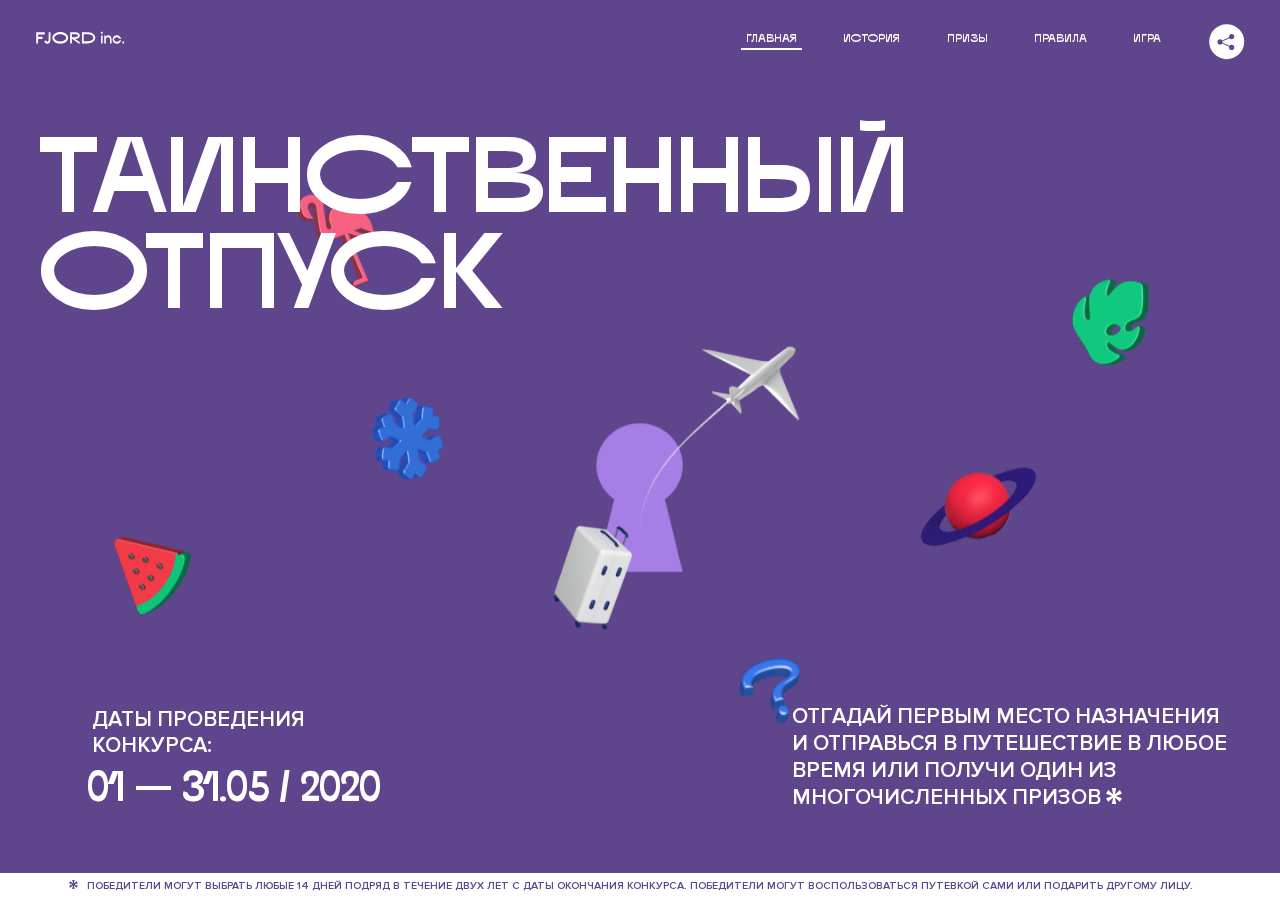
<file: 4/index.html>
<!DOCTYPE html>
<html lang="ru">
<head>
  <meta charset="UTF-8">
  <meta name="description" content="">
  <meta name="viewport" content="width=device-width, initial-scale=1.0">
  <meta http-equiv="X-UA-Compatible" content="ie=edge">
  <title>Mysterious Vacation</title>
  <link rel="stylesheet" href="css/style.min.css">
<link href="css/style.min.css" rel="stylesheet">  <base href="https://htmlacademy-animation.github.io/42764-magic-vacation-1/4/">
</head>
<body>

  <header class="page-header js-header">
    <div class="page-header__wrapper">
      <a href="#" class="page-header__logo" aria-label="Перейти на страницу FJORD.Inc">
        <svg width="100" height="15" viewBox="0 0 100 15" fill="none" xmlns="http://www.w3.org/2000/svg">
          <path d="M0.26 1.4V14H2.276V8.906H7.334V6.44H2.276V3.848H9.872V1.4H0.26ZM12.733 14.36C15.127 14.36 16.243 12.65 16.243 9.5V1.4H14.263V8.96C14.263 11.21 13.723 11.876 12.733 11.876C11.833 11.876 11.473 11.3 11.347 10.58L9.36702 10.94C9.63702 13.046 10.663 14.36 12.733 14.36ZM18.3918 7.7C18.3918 11.372 22.3878 14.36 27.3198 14.36C32.2518 14.36 36.2478 11.372 36.2478 7.7C36.2478 4.028 32.2518 1.04 27.3198 1.04C22.3878 1.04 18.3918 4.028 18.3918 7.7ZM20.6058 7.7C20.6058 5.378 23.6118 3.524 27.3198 3.524C30.9918 3.524 33.9798 5.378 33.9798 7.7C33.9798 10.004 30.9918 11.858 27.3198 11.858C23.6118 11.858 20.6058 10.004 20.6058 7.7ZM40.403 14V8.906H40.799L49.079 14.702V12.38L44.039 8.906H44.201C47.999 8.906 49.277 7.304 49.277 5.162C49.277 3.092 47.999 1.4 44.201 1.4H38.387V14H40.403ZM43.535 3.722C45.785 3.722 47.045 4.136 47.045 5.432C47.045 6.764 45.785 7.034 43.535 7.034H40.403V3.722H43.535ZM51.6936 1.382V14H57.8676C62.7456 14 66.7236 11.534 66.7236 7.7C66.7236 3.848 62.7456 1.382 57.8676 1.382H51.6936ZM53.7096 11.624V3.722H57.5436C61.5396 3.722 64.4916 5.018 64.4916 7.7C64.4916 10.238 61.5396 11.624 57.5436 11.624H53.7096ZM73.1832 14.018H74.9832V5H73.1832V14.018ZM72.9132 1.976C72.9132 2.57 73.3992 3.092 74.0832 3.092C74.7492 3.092 75.2352 2.57 75.2352 1.976C75.2352 1.382 74.7672 0.805999 74.0832 0.805999C73.3812 0.805999 72.9132 1.382 72.9132 1.976ZM76.7867 14H78.5687V9.104C78.7487 8.006 79.5947 6.962 81.0887 6.962C82.1147 6.962 83.2667 7.448 83.2667 9.554V14H85.0487V9.014C85.0487 6.152 83.2307 4.73 81.3587 4.73C79.9187 4.73 79.0727 5.558 78.5687 6.854V5H76.7867V14ZM90.9898 14.27C93.5098 14.27 95.3818 12.506 95.7238 10.328H94.0498C93.7258 11.3 92.6998 12.02 90.9898 12.02C88.8478 12.02 87.7678 10.922 87.7678 9.59C87.7678 8.24 88.8478 6.962 90.9898 6.962C92.7538 6.962 93.7978 7.844 94.0858 8.924H95.7418C95.4358 6.71 93.6178 4.73 90.9898 4.73C88.0918 4.73 86.1298 7.124 86.1298 9.59C86.1298 12.074 88.1278 14.27 90.9898 14.27ZM97.0693 12.938C97.0693 13.658 97.5553 14.144 98.2753 14.144C98.9953 14.144 99.4813 13.658 99.4813 12.938C99.4813 12.2 98.9953 11.714 98.2753 11.714C97.5553 11.714 97.0693 12.2 97.0693 12.938Z" fill="currentColor"></path>
        </svg>
      </a>
      <button class="page-header__toggler js-menu-toggler" type="button" aria-label="Управление мобильным меню"><span>Меню</span></button>
      <nav class="page-header__nav">
        <div class="page-header__menu js-menu" id="menu">
          <ul>
            <li>
              <a class="js-menu-link active" href="#top" data-href="top">главная</a>
            </li>
            <li>
              <a class="js-menu-link" href="#story" data-href="story">история</a>
            </li>
            <li>
              <a class="js-menu-link" href="#prizes" data-href="prizes">призы</a>
            </li>
            <li>
              <a class="js-menu-link" href="#rules" data-href="rules">правила</a>
            </li>
            <li>
              <a class="js-menu-link" href="#game" data-href="game">игра</a>
            </li>
          </ul>
        </div>
        <div class="page-header__social">
          <div class="social-block js-social-block">
            <button class="social-block__toggler" aria-label="Управлять блоком с социальными кнопками">
              <svg width="26" height="22" viewBox="0 0 27 22" fill="none" xmlns="http://www.w3.org/2000/svg">
                <path d="M19.6721 7.43664C21.6273 7.43664 23.213 5.85095 23.213 3.89566C23.213 1.94037 21.6273 0.354675 19.6721 0.354675C17.7168 0.354675 16.1311 1.94037 16.1311 3.89566C16.1311 4.19968 16.1728 4.49178 16.2458 4.77345L7.21751 8.95527C6.57519 8.05214 5.52303 7.46049 4.33078 7.46049C2.37549 7.46049 0.789795 9.04618 0.789795 11.0015C0.789795 12.9568 2.37549 14.5425 4.33078 14.5425C5.52303 14.5425 6.57668 13.9508 7.21751 13.0477L16.2458 17.2295C16.1743 17.5112 16.1311 17.8033 16.1311 18.1073C16.1311 20.0626 17.7168 21.6483 19.6721 21.6483C21.6273 21.6483 23.213 20.0626 23.213 18.1073C23.213 16.152 21.6273 14.5663 19.6721 14.5663C18.4798 14.5663 17.4262 15.158 16.7853 16.0611L7.75701 11.8793C7.82854 11.5976 7.87176 11.3055 7.87176 11.0015C7.87176 10.6974 7.83003 10.4053 7.75701 10.1237L16.7853 5.94186C17.4262 6.84499 18.4783 7.43664 19.6721 7.43664Z" fill="currentColor"></path>
              </svg>
            </button>
            <ul class="social-block__list">
              <li>
                <a class="social-block__link social-block__link--fb" href="#" aria-label="Мы на Facebook">
                  <svg width="8" height="17" viewBox="0 0 8 17" fill="none" xmlns="http://www.w3.org/2000/svg">
                    <path d="M4.24646 16.9899H1.09275L1.05793 8.49828H0V5.30707H1.05793V3.81124C1.05793 1.42084 2.57654 0 5.21735 0H7.41758V3.18585H5.30841C4.28262 3.18585 4.2478 3.48582 4.2478 4.24914V5.30707H7.42964L7.16716 8.49828H4.2478V16.9899H4.24646Z" fill="currentColor"></path>
                  </svg>
                </a>
              </li>
              <li>
                <a class="social-block__link social-block__link--insta" href="#" aria-label="Мы в Instagram">
                  <svg width="15" height="15" viewBox="0 0 15 15" fill="none" xmlns="http://www.w3.org/2000/svg">
                    <path d="M11.0197 0H4.19806C2.14246 0 0.471191 1.66993 0.471191 3.72285V10.5499C0.471191 12.6082 2.14112 14.2727 4.19806 14.2727H11.0197C13.0753 14.2727 14.7466 12.6082 14.7466 10.5499V3.72285C14.7466 1.67127 13.0753 0 11.0197 0ZM11.0197 12.4849H4.19806C3.13076 12.4849 2.26432 11.6158 2.26432 10.5512V3.72419C2.26432 2.65956 3.13076 1.79715 4.19806 1.79715H11.0197C12.087 1.79715 12.9535 2.6609 12.9535 3.72419V10.5512C12.9535 11.6145 12.087 12.4849 11.0197 12.4849Z" fill="currentColor"></path>
                    <path d="M7.60887 3.11084C5.38989 3.11084 3.58203 4.9187 3.58203 7.14036C3.58203 9.35532 5.38989 11.1645 7.60887 11.1645C9.83053 11.1645 11.6357 9.35666 11.6357 7.14036C11.6357 4.9187 9.83053 3.11084 7.60887 3.11084ZM7.60887 9.36871C6.37551 9.36871 5.37784 8.37372 5.37784 7.14036C5.37784 5.90699 6.37551 4.90665 7.60887 4.90665C8.83822 4.90665 9.84259 5.90833 9.84259 7.14036C9.84392 8.37238 8.83822 9.36871 7.60887 9.36871Z" fill="currentColor"></path>
                    <path d="M11.3573 2.35962C10.8256 2.35962 10.3931 2.79752 10.3931 3.32381C10.3931 3.85546 10.8256 4.29336 11.3573 4.29336C11.8862 4.29336 12.3215 3.85546 12.3215 3.32381C12.3215 2.79752 11.8862 2.35962 11.3573 2.35962Z" fill="currentColor"></path>
                  </svg>
                </a>
              </li>
              <li>
                <a class="social-block__link social-block__link--vk" href="#" aria-label="Мы ВКонтакте">
                  <svg width="17" height="10" viewBox="0 0 17 10" fill="none" xmlns="http://www.w3.org/2000/svg">
                    <path d="M14.1234 4.9002C14.1234 4.9002 16.3623 1.72708 16.5866 0.680242C16.6595 0.312285 16.4947 0.103188 16.1069 0.103188C16.1069 0.103188 14.8193 0.103188 14.168 0.103188C13.7235 0.103188 13.5587 0.293278 13.4235 0.579768C13.4235 0.579768 12.3724 2.82553 11.0969 4.24712C10.6861 4.70333 10.4781 4.84318 10.2511 4.84318C10.0646 4.84318 9.98625 4.6911 9.98625 4.27834V0.649016C9.98625 0.147997 9.92545 0.00135496 9.5066 0.00135496H6.39628C6.15578 0.00135496 6.0085 0.134417 6.0085 0.324506C6.0085 0.801084 6.73406 0.908351 6.73406 2.20231V4.87305C6.73406 5.40529 6.70569 5.61575 6.45303 5.61575C5.78016 5.61575 4.19528 3.30618 3.30623 0.678887C3.12923 0.145282 2.93737 0 2.43475 0H0.486409C0.205373 0 0 0.190085 0 0.476576C0 0.991172 0.60666 3.40801 2.99277 6.64358C4.59927 8.8201 6.70569 10 8.60269 10C9.76196 10 10.0416 9.80312 10.0416 9.31432V7.63883C10.0416 7.22607 10.2065 7.04956 10.4429 7.04956C10.7078 7.04956 11.1847 7.13238 12.2805 8.22268C13.5843 9.47862 13.6762 10 14.3896 10H16.5676C16.7919 10 17 9.89273 17 9.52342C17 9.02919 16.3623 8.15343 15.384 7.10659C14.9801 6.56755 14.3302 5.98914 14.1248 5.72301C13.8275 5.40801 13.9154 5.23014 14.1234 4.9002Z" fill="currentColor"></path>
                  </svg>
                </a>
              </li>
            </ul>
          </div>
        </div>
      </nav>
    </div>
  </header>

  <main class="page-content">

    <section class="animation-screen"></section>

    <section class="screen screen--hidden screen--intro js-scrollspy" id="top">
      <div class="screen__wrapper">
        <div class="intro">
          <h1 class="intro__title">Таинственный отпуск</h1>
          <div class="intro__content">
            <div class="intro__info">
              <p class="intro__label">Даты проведения конкурса:</p>
              <p class="intro__date">01 — 31.05 / 2020</p>
            </div>
            <div class="intro__message">
              <p>
                Отгадай первым место назначения и&nbsp;отправься в&nbsp;путешествие в&nbsp;любое время или получи один из многочисленных призов
                <svg width="16" height="16" viewBox="0 0 10 10" fill="none" xmlns="http://www.w3.org/2000/svg">
                  <path d="M0 6.35337L3.90271 4.99012L0 3.64663L1.34615 1.32374L4.44287 4.01073L3.67364 0H6.34615L5.57692 4.01073L8.65385 1.32374L10 3.64663L6.13405 4.99012L10 6.35337L8.65385 8.65651L5.57692 5.98927L6.34615 10H3.67364L4.44287 5.96952L1.34615 8.65651L0 6.35337Z" fill="currentColor"></path>
                </svg>
              </p>
            </div>
          </div>
        </div>
      </div>
      <div class="screen__footer js-footer">
        <button class="screen__footer-enlarge js-footer-toggler" type="button" aria-label="Показать сообщение">
          <svg width="10" height="10" viewBox="0 0 10 10" fill="none" xmlns="http://www.w3.org/2000/svg">
            <path d="M0 6.35337L3.90271 4.99012L0 3.64663L1.34615 1.32374L4.44287 4.01073L3.67364 0H6.34615L5.57692 4.01073L8.65385 1.32374L10 3.64663L6.13405 4.99012L10 6.35337L8.65385 8.65651L5.57692 5.98927L6.34615 10H3.67364L4.44287 5.96952L1.34615 8.65651L0 6.35337Z" fill="currentColor"></path>
          </svg>
        </button>
        <button class="screen__footer-collapse js-footer-toggler" type="button" aria-label="Скрыть сообщение">
          <svg width="13" height="13" viewBox="0 0 13 13" fill="none" xmlns="http://www.w3.org/2000/svg">
            <line x1="12.3536" y1="0.353553" x2="0.738349" y2="11.9688" stroke="currentColor"></line>
            <line x1="0.738319" y1="0.539925" x2="12.3535" y2="12.1551" stroke="currentColor"></line>
          </svg>
        </button>
        <div class="screen__footer-wrapper">
          <div class="screen__footer-announce">
            <p class="screen__footer-label">Даты проведения конкурса:</p>
            <p class="screen__footer-date">01 — 31.05 / 2020</p>
          </div>
          <div class="screen__footer-note">
            <p>
              <svg width="10" height="10" viewBox="0 0 10 10" fill="none" xmlns="http://www.w3.org/2000/svg">
                <path d="M0 6.35337L3.90271 4.99012L0 3.64663L1.34615 1.32374L4.44287 4.01073L3.67364 0H6.34615L5.57692 4.01073L8.65385 1.32374L10 3.64663L6.13405 4.99012L10 6.35337L8.65385 8.65651L5.57692 5.98927L6.34615 10H3.67364L4.44287 5.96952L1.34615 8.65651L0 6.35337Z" fill="currentColor"></path>
              </svg>
              <span>Победители могут выбрать любые 14 дней подряд в&nbsp;течение двух лет с&nbsp;даты окончания конкурса. Победители могут воспользоваться путевкой сами или подарить другому лицу.</span>
            </p>
          </div>
        </div>
      </div>
    </section>

    <section class="screen screen--hidden screen--story js-scrollspy" id="story">

      <div class="slider swiper-container js-slider">

        <div class="swiper-wrapper">

          <div class="slider__item swiper-slide">
            <h2 class="slider__item-title">История</h2>
            <p class="slider__item-text">Джеймс Таргет был основателем компании &laquo;Fjord Inc.&raquo;. С&nbsp;1965 года &laquo;Fjord Inc.&raquo; прославилась надёжными и&nbsp;удобными чемоданами и&nbsp;аксессуарами для туристов.</p>
          </div>

          <div class="slider__item swiper-slide">
            <p class="slider__item-text">Когда Джеймсу было 7&nbsp;лет, в&nbsp;их&nbsp;доме гостил дядюшка и&nbsp;развлекал детей рассказами о&nbsp;своей поездке в&nbsp;место, показавшееся малышу Таргету невероятным. Тогда Джеймс решил, что однажды посетит его, но&nbsp;не&nbsp;будет рассказывать о&nbsp;мечте, пока не&nbsp;осуществит.</p>
          </div>

          <div class="slider__item swiper-slide">
            <p class="slider__item-text">Джеймс Таргет стал увлеченным путешественником. Он&nbsp;посетил 5&nbsp;континентов, 126&nbsp;стран.</p>
          </div>

          <div class="slider__item swiper-slide">
            <p class="slider__item-text">Он&nbsp;сплавлялся по&nbsp;Амазонке и&nbsp;погружался в&nbsp;пещеры Франции, медитировал в&nbsp;горах Тибета и&nbsp;пожимал руку вождя племени Акугауа.</p>
          </div>

          <div class="slider__item swiper-slide">
            <p class="slider__item-text">Из&nbsp;своих поездок Джеймс Таргет привозил идеи, как сделать свои чемоданы &laquo;Fjord Inc.&raquo; удобными и&nbsp;приспособленными к&nbsp;разным дорожным условиям.</p>
          </div>

          <div class="slider__item swiper-slide">
            <p class="slider__item-text">Всё это время Джеймс не&nbsp;оставлял идею поездки своей мечты. Однако, как только он&nbsp;брался за&nbsp;планирование, возникали препятствия, не&nbsp;позволяющие отправиться туда.</p>
          </div>

          <div class="slider__item swiper-slide">
            <p class="slider__item-text">В&nbsp;возрасте 67&nbsp;лет Джеймс Таргет попал под лавину и&nbsp;погиб. В&nbsp;своём завещании он&nbsp;поручил отправить в&nbsp;заветное путешествие трёх смельчаков, единых с&nbsp;ним духом.</p>
          </div>

          <div class="slider__item swiper-slide">
            <p class="slider__item-text">Тех, кто сможет узнать таинственное место, задавая вопросы специально обученному ИИ&nbsp;&laquo;Соне&raquo;, ждет фантастическое путешествие.</p>
          </div>
        </div>
        <div class="slider__controls">
          <button class="slider__control slider__control--prev js-control-prev" type="button" aria-label="Показать предыдущую историю">
            <svg width="12" height="22" viewBox="0 0 12 22" fill="none" xmlns="http://www.w3.org/2000/svg">
              <path d="M11 1L1 11L11 21" stroke="currentColor" stroke-width="2" stroke-linejoin="round"></path>
            </svg>
          </button>
          <button class="slider__control slider__control--next js-control-next" type="button" aria-label="Показать следующую историю">
            <svg width="12" height="22" viewBox="0 0 12 22" fill="none" xmlns="http://www.w3.org/2000/svg">
              <path d="M1 1L11 11L1 21" stroke="currentColor" stroke-width="2" stroke-linejoin="round"></path>
            </svg>
          </button>
        </div>
        <div class="slider__pagination swiper-pagination"></div>
      </div>
    </section>

    <section class="screen screen--hidden screen--prizes js-scrollspy" id="prizes">
      <div class="screen__wrapper">
        <div class="prizes">
          <h2 class="prizes__title">ПРизы</h2>
          <div class="prizes__lead">
            <p>Найди ответ и&nbsp;получи один из&nbsp;призов:</p>
          </div>
          <ul class="prizes__list">
            <li class="prizes__item prizes__item--journeys">
              <div class="prizes__icon">
                <picture>
                  <source srcset="img/prize1-mob.svg" media="(orientation: portrait)">
                  <img src="img/prize1.svg" alt="">
                </picture>
              </div>
              <p class="prizes__desc">
                <b>3</b>
                <span>загадочных путешествия</span>
              </p>
            </li>
            <li class="prizes__item prizes__item--cases">
              <div class="prizes__icon">
                <picture>
                  <source srcset="img/prize2-mob.svg" media="(orientation: portrait)">
                  <img src="img/prize2.svg" alt="">
                </picture>
              </div>
              <p class="prizes__desc">
                <b>7</b>
                <span>надежных чемоданов</span>
              </p>
            </li>
            <li class="prizes__item prizes__item--codes">
              <div class="prizes__icon">
                <picture>
                  <source srcset="img/prize3-mob.svg" media="(orientation: portrait)">
                  <img src="img/prize3.svg" alt="">
                </picture>
              </div>
              <p class="prizes__desc">
                <b>900</b>
                <span>
                  промокодов на&nbsp;скидку 15%
                  <svg width="10" height="10" viewBox="0 0 10 10" fill="none" xmlns="http://www.w3.org/2000/svg">
                    <path d="M0 6.35337L3.90271 4.99012L0 3.64663L1.34615 1.32374L4.44287 4.01073L3.67364 0H6.34615L5.57692 4.01073L8.65385 1.32374L10 3.64663L6.13405 4.99012L10 6.35337L8.65385 8.65651L5.57692 5.98927L6.34615 10H3.67364L4.44287 5.96952L1.34615 8.65651L0 6.35337Z" fill="currentColor"></path>
                  </svg>
                </span>
              </p>
            </li>
          </ul>
        </div>
      </div>
      <div class="screen__footer js-footer">
        <button class="screen__footer-enlarge js-footer-toggler" type="button" aria-label="Показать сообщение">
          <svg width="10" height="10" viewBox="0 0 10 10" fill="none" xmlns="http://www.w3.org/2000/svg">
            <path d="M0 6.35337L3.90271 4.99012L0 3.64663L1.34615 1.32374L4.44287 4.01073L3.67364 0H6.34615L5.57692 4.01073L8.65385 1.32374L10 3.64663L6.13405 4.99012L10 6.35337L8.65385 8.65651L5.57692 5.98927L6.34615 10H3.67364L4.44287 5.96952L1.34615 8.65651L0 6.35337Z" fill="currentColor"></path>
          </svg>
        </button>
        <button class="screen__footer-collapse js-footer-toggler" type="button" aria-label="Скрыть сообщение">
          <svg width="13" height="13" viewBox="0 0 13 13" fill="none" xmlns="http://www.w3.org/2000/svg">
            <line x1="12.3536" y1="0.353553" x2="0.738349" y2="11.9688" stroke="currentColor"></line>
            <line x1="0.738319" y1="0.539925" x2="12.3535" y2="12.1551" stroke="currentColor"></line>
          </svg>
        </button>
        <div class="screen__footer-wrapper">
          <div class="screen__footer-announce">
            <p class="screen__footer-label">Даты проведения конкурса:</p>
            <p class="screen__footer-date">01 — 31.05 / 2020</p>
          </div>
          <div class="screen__footer-note">
            <p>
              <svg width="10" height="10" viewBox="0 0 10 10" fill="none" xmlns="http://www.w3.org/2000/svg">
                <path d="M0 6.35337L3.90271 4.99012L0 3.64663L1.34615 1.32374L4.44287 4.01073L3.67364 0H6.34615L5.57692 4.01073L8.65385 1.32374L10 3.64663L6.13405 4.99012L10 6.35337L8.65385 8.65651L5.57692 5.98927L6.34615 10H3.67364L4.44287 5.96952L1.34615 8.65651L0 6.35337Z" fill="currentColor"></path>
              </svg>
              <span>Скидка&nbsp;15% на&nbsp;единоразовое приобретение путёвки с&nbsp;1&nbsp;июня 2020 по&nbsp;31&nbsp;мая 2022&nbsp;года. Суммируется с&nbsp;другими акциями</span>
            </p>
          </div>
        </div>
      </div>
    </section>

    <section class="screen screen--hidden screen--rules js-scrollspy" id="rules">
      <div class="screen__wrapper">
        <div class="rules">
          <h2 class="rules__title">Правила</h2>
          <div class="rules__lead">
            <p>Для того чтобы получить наследство Джеймса Таргета, тебе нужно выведать у&nbsp;&laquo;Сони&raquo;, куда предстоит отправиться тебе в&nbsp;случае победы</p>
          </div>
          <ol class="rules__list">
            <li class="rules__item">
              <p>Тебе отводится <br>5&nbsp;минут</p>
            </li>
            <li class="rules__item">
              <p>Задавай любые вопросы в&nbsp;текстовом поле</p>
            </li>
            <li class="rules__item">
              <p>Нажимай кнопку &laquo;Узнать&raquo;, чтобы получить ответ</p>
            </li>
            <li class="rules__item">
              <p>&laquo;Соня&raquo; может отвечать только&nbsp;Да или Нет</p>
            </li>
          </ol>
          <a href="#game" class="rules__link btn">Погнали!</a>
        </div>
      </div>
      <div class="screen__disclaimer">
        <div class="disclaimer">
          <ul>
            <li>
              <a href="#">Правовая информация</a>
            </li>
            <li>
              <a href="#">Подробные правила</a>
            </li>
          </ul>
        </div>
      </div>
    </section>

    <section class="screen screen--hidden screen--game js-scrollspy" id="game">
      <div class="screen__wrapper">
        <div class="game">
          <div class="game__header">
            <h2 class="game__title">Игра</h2>
            <div class="game__counter">
              <span>05</span>:<span>00</span>
            </div>
          </div>
          <div class="game__body">
            <div class="chat">
              <div class="chat__body js-chat">
                <ul class="chat__list" id="messages"></ul>
              </div>
              <div class="chat__footer">
                <form action="#" method="post" class="form" id="message-form">
                  <label for="message-field" class="visually-hidden">Поле для ввода вопроса</label>
                  <input type="text" class="form__field" id="message-field">
                  <button class="form__button btn">
                    Узнать
                    <svg width="18" height="19" viewBox="0 0 18 19" fill="none" xmlns="http://www.w3.org/2000/svg">
                      <path stroke="currentColor" stroke-width="2" d="M9 19V1"></path>
                      <path d="M1 9l8-8 8 8" stroke="currentColor" stroke-width="2" stroke-linejoin="round"></path>
                    </svg>
                  </button>
                </form>
              </div>
            </div>
          </div>
          <!-- временные кнопки для показа результата -->
          <div class="game__buttons">
            <button class="game__button btn js-show-result" type="button" data-target="result">Положительный результат</button>
            <button class="game__button btn js-show-result" type="button" data-target="result2">Положительный результат - 2</button>
            <button class="game__button btn js-show-result" type="button" data-target="result3">Отрицательный результат</button>
          </div>
        </div>
      </div>
    </section>

    <section class="screen screen--hidden screen--result" id="result">
      <div class="screen__wrapper">
        <div class="result result--trip">
          <div class="result__image">
            <picture>
              <source srcset="img/result1-mob.png 1x, img/result1-mob@2x.png 2x" media="(max-width: 768px) and (orientation: portrait)">
              <img src="img/result1.png" srcset="img/result1@2x.png 2x" alt="">
            </picture>
          </div>
          <h2 class="result__title">
            <span class="visually-hidden">ПОбеда!</span>
            <svg xmlns="http://www.w3.org/2000/svg" viewBox="0 0 568.85 109.24">
              <path d="M16,24.44V92H2.6V8H75V92H61.52V24.44H16Z" transform="translate(-2.1 -1.5)" fill="none" stroke="currentColor"></path>
              <path d="M148.76,5.6c32.88,0,59.52,19.92,59.52,44.4s-26.64,44.4-59.52,44.4S89.24,74.48,89.24,50,115.88,5.6,148.76,5.6Zm0,72.12c24.48,0,44.4-12.36,44.4-27.72s-19.92-27.84-44.4-27.84C124,22.16,104,34.52,104,50S124,77.72,148.76,77.72Z" transform="translate(-2.1 -1.5)" fill="none" stroke="currentColor"></path>
              <path d="M287.36,8V24.44H236v14.4h25.32c25.44,0,34,11.16,34,26.52,0,15.6-8.52,26.64-34,26.64H222.56V8h64.8ZM256.88,76.52c15.12,0,23.52-2,23.52-11.52S272,54.44,256.88,54.44H236V76.52h20.88Z" transform="translate(-2.1 -1.5)" fill="none" stroke="currentColor"></path>
              <path d="M371.47,8V24.44H320.84V41.6h33.6V58h-33.6V75.56h50.64V92H307.4V8h64.08Z" transform="translate(-2.1 -1.5)" fill="none" stroke="currentColor"></path>
              <path d="M382.39,110.24V75.56h7.44c4.56-4.68,7.8-18.36,8.76-56L399,8h48.6V75.56h10v34.68H442.87V92H397v18.24H382.39Zm51.72-34.68V24.44H411.55v3.12c-0.48,22.44-3.24,37.68-7.2,48h29.76Z" transform="translate(-2.1 -1.5)" fill="none" stroke="currentColor"></path>
              <path d="M463.75,92l28-84h27.12l28.08,84H533.47l-7.8-23.52h-37.8L480.07,92H463.75Zm56.64-40L507,11.84,493.51,52h26.88Z" transform="translate(-2.1 -1.5)" fill="none" stroke="currentColor"></path>
              <path d="M554.12,70.4L555.55,2H569l1.44,68.4H554.12Zm8.28,6.36c4.8,0,8,3.24,8,8.16a8,8,0,1,1-16.08,0C554.35,80,557.59,76.76,562.39,76.76Z" transform="translate(-2.1 -1.5)" fill="none" stroke="currentColor"></path>
            </svg>
          </h2>
          <div class="result__text">
            <p>ты&nbsp;отправляешься в&nbsp;Арктику!</p>
          </div>
          <div class="result__form">
            <form action="#" method="post" class="form form--result">
              <label for="email-field" class="form__label">зарегистрируй результат</label>
              <input type="email" class="form__field" id="email-field" placeholder="e-mail для регистации результата и получения приза" required="">
              <button class="form__button btn">
                отправить
                <svg width="18" height="19" viewBox="0 0 18 19" fill="none" xmlns="http://www.w3.org/2000/svg">
                  <path stroke="currentColor" stroke-width="2" d="M9 19V1"></path>
                  <path d="M1 9l8-8 8 8" stroke="currentColor" stroke-width="2" stroke-linejoin="round"></path>
                </svg>
              </button>
            </form>
          </div>
        </div>
      </div>
    </section>

    <section class="screen screen--hidden screen--result" id="result2">
      <div class="screen__wrapper">
        <div class="result result--prize">
          <div class="result__image">
            <picture>
              <source srcset="img/result2-mob.png 1x, img/result2-mob@2x.png 2x" media="(max-width: 768px) and (orientation: portrait)">
              <img src="img/result2.png" srcset="img/result2@2x.png 2x" alt="">
            </picture>
          </div>
          <h2 class="result__title">
            <span class="visually-hidden">ПОбеда!</span>
            <svg xmlns="http://www.w3.org/2000/svg" viewBox="0 0 568.85 109.24">
              <path d="M16,24.44V92H2.6V8H75V92H61.52V24.44H16Z" transform="translate(-2.1 -1.5)" fill="none" stroke="currentColor"></path>
              <path d="M148.76,5.6c32.88,0,59.52,19.92,59.52,44.4s-26.64,44.4-59.52,44.4S89.24,74.48,89.24,50,115.88,5.6,148.76,5.6Zm0,72.12c24.48,0,44.4-12.36,44.4-27.72s-19.92-27.84-44.4-27.84C124,22.16,104,34.52,104,50S124,77.72,148.76,77.72Z" transform="translate(-2.1 -1.5)" fill="none" stroke="currentColor"></path>
              <path d="M287.36,8V24.44H236v14.4h25.32c25.44,0,34,11.16,34,26.52,0,15.6-8.52,26.64-34,26.64H222.56V8h64.8ZM256.88,76.52c15.12,0,23.52-2,23.52-11.52S272,54.44,256.88,54.44H236V76.52h20.88Z" transform="translate(-2.1 -1.5)" fill="none" stroke="currentColor"></path>
              <path d="M371.47,8V24.44H320.84V41.6h33.6V58h-33.6V75.56h50.64V92H307.4V8h64.08Z" transform="translate(-2.1 -1.5)" fill="none" stroke="currentColor"></path>
              <path d="M382.39,110.24V75.56h7.44c4.56-4.68,7.8-18.36,8.76-56L399,8h48.6V75.56h10v34.68H442.87V92H397v18.24H382.39Zm51.72-34.68V24.44H411.55v3.12c-0.48,22.44-3.24,37.68-7.2,48h29.76Z" transform="translate(-2.1 -1.5)" fill="none" stroke="currentColor"></path>
              <path d="M463.75,92l28-84h27.12l28.08,84H533.47l-7.8-23.52h-37.8L480.07,92H463.75Zm56.64-40L507,11.84,493.51,52h26.88Z" transform="translate(-2.1 -1.5)" fill="none" stroke="currentColor"></path>
              <path d="M554.12,70.4L555.55,2H569l1.44,68.4H554.12Zm8.28,6.36c4.8,0,8,3.24,8,8.16a8,8,0,1,1-16.08,0C554.35,80,557.59,76.76,562.39,76.76Z" transform="translate(-2.1 -1.5)" fill="none" stroke="currentColor"></path>
            </svg>
          </h2>
          <div class="result__text">
            <p>чемодан &laquo;Fjord&nbsp;Inc.&raquo;&nbsp;твой</p>
          </div>
          <div class="result__form">
            <form action="#" method="post" class="form form--result">
              <label for="email-field2" class="form__label">зарегистрируй результат</label>
              <input type="email" class="form__field" id="email-field2" placeholder="e-mail для регистации результата и получения приза" required="">
              <button class="form__button btn">
                отправить
                <svg width="18" height="19" viewBox="0 0 18 19" fill="none" xmlns="http://www.w3.org/2000/svg">
                  <path stroke="currentColor" stroke-width="2" d="M9 19V1"></path>
                  <path d="M1 9l8-8 8 8" stroke="currentColor" stroke-width="2" stroke-linejoin="round"></path>
                </svg>
              </button>
            </form>
          </div>
        </div>
      </div>
    </section>

    <section class="screen screen--hidden screen--result" id="result3">
      <div class="screen__wrapper">
        <div class="result result--negative">
          <div class="result__image">
            <picture>
              <source srcset="img/result3-mob.png 1x, img/result3-mob@2x.png 2x" media="(max-width: 768px) and (orientation: portrait)">
              <img src="img/result3.png" srcset="img/result3@2x.png 2x" alt="">
            </picture>
          </div>
          <h2 class="result__title">
            <span class="visually-hidden">Не угадал!</span>
            <svg xmlns="http://www.w3.org/2000/svg" viewBox="0 0 660.77 109.24">
              <path d="M2.66,92V8H16.1V42.2H53.3V8H66.74V92H53.3V58.64H16.1V92H2.66Z" transform="translate(-2.16 -1.5)" fill="none" stroke="currentColor"></path>
              <path d="M147.62,8V24.44H97V41.6h33.6V58H97V75.56h50.64V92H83.54V8h64.08Z" transform="translate(-2.16 -1.5)" fill="none" stroke="currentColor"></path>
              <path d="M199.22,8l20.52,42.36L235.34,8h16.44l-31,84H204.38l9.48-25.92L185.78,8h13.44Z" transform="translate(-2.16 -1.5)" fill="none" stroke="currentColor"></path>
              <path d="M273.74,24.44V92H260.3V8h50.16V24.44H273.74Z" transform="translate(-2.16 -1.5)" fill="none" stroke="currentColor"></path>
              <path d="M307.1,92l28-84h27.12l28.08,84H376.82L369,68.48h-37.8L323.42,92H307.1Zm56.64-40L350.3,11.84,336.86,52h26.88Z" transform="translate(-2.16 -1.5)" fill="none" stroke="currentColor"></path>
              <path d="M396.38,110.24V75.56h7.44c4.56-4.68,7.8-18.36,8.76-56L412.94,8h48.6V75.56h10v34.68H456.86V92H411v18.24H396.38ZM448.1,75.56V24.44H425.54v3.12c-0.48,22.44-3.24,37.68-7.2,48H448.1Z" transform="translate(-2.16 -1.5)" fill="none" stroke="currentColor"></path>
              <path d="M477.74,92l28-84h27.12L560.9,92H547.46l-7.8-23.52h-37.8L494.06,92H477.74Zm56.64-40-13.44-40.2L507.5,52h26.88Z" transform="translate(-2.16 -1.5)" fill="none" stroke="currentColor"></path>
              <path d="M568.7,76.88a13.77,13.77,0,0,0,5,1c6.6,0,10.44-6.24,12-58.32L586.22,8h46.2V92H619V24.44H598.82l-0.12,3.12C597.14,81,589,94.4,573.74,94.4a28.55,28.55,0,0,1-6.72-.84Z" transform="translate(-2.16 -1.5)" fill="none" stroke="currentColor"></path>
              <path d="M646.1,70.4L647.54,2H661l1.44,68.4H646.1Zm8.28,6.36c4.8,0,8,3.24,8,8.16a8,8,0,0,1-16.08,0C646.34,80,649.58,76.76,654.38,76.76Z" transform="translate(-2.16 -1.5)" fill="none" stroke="currentColor"></path>
            </svg>
          </h2>
          <button class="result__button js-play" type="button">
            не сдавайся!
            <span>
              <svg width="27" height="22" viewBox="0 0 27 22" fill="none" xmlns="http://www.w3.org/2000/svg">
                <path d="M10.6899 1.47998C5.42992 1.47998 1.16992 5.73998 1.16992 11C1.16992 16.26 5.42992 20.52 10.6899 20.52C15.9499 20.52 20.2099 16.26 20.2099 11V7.13998" stroke="currentColor" stroke-width="2" stroke-miterlimit="10"></path>
                <path d="M15.1099 12.5099L20.1499 7.13989L25.3099 12.6299" stroke="currentColor" stroke-width="2" stroke-miterlimit="10" stroke-linejoin="round"></path>
              </svg>
            </span>
          </button>
        </div>
      </div>
    </section>

    <section class="fill-screen"></section>
  </main>

<script src="js/script.js"></script></body>
</html>
</file>
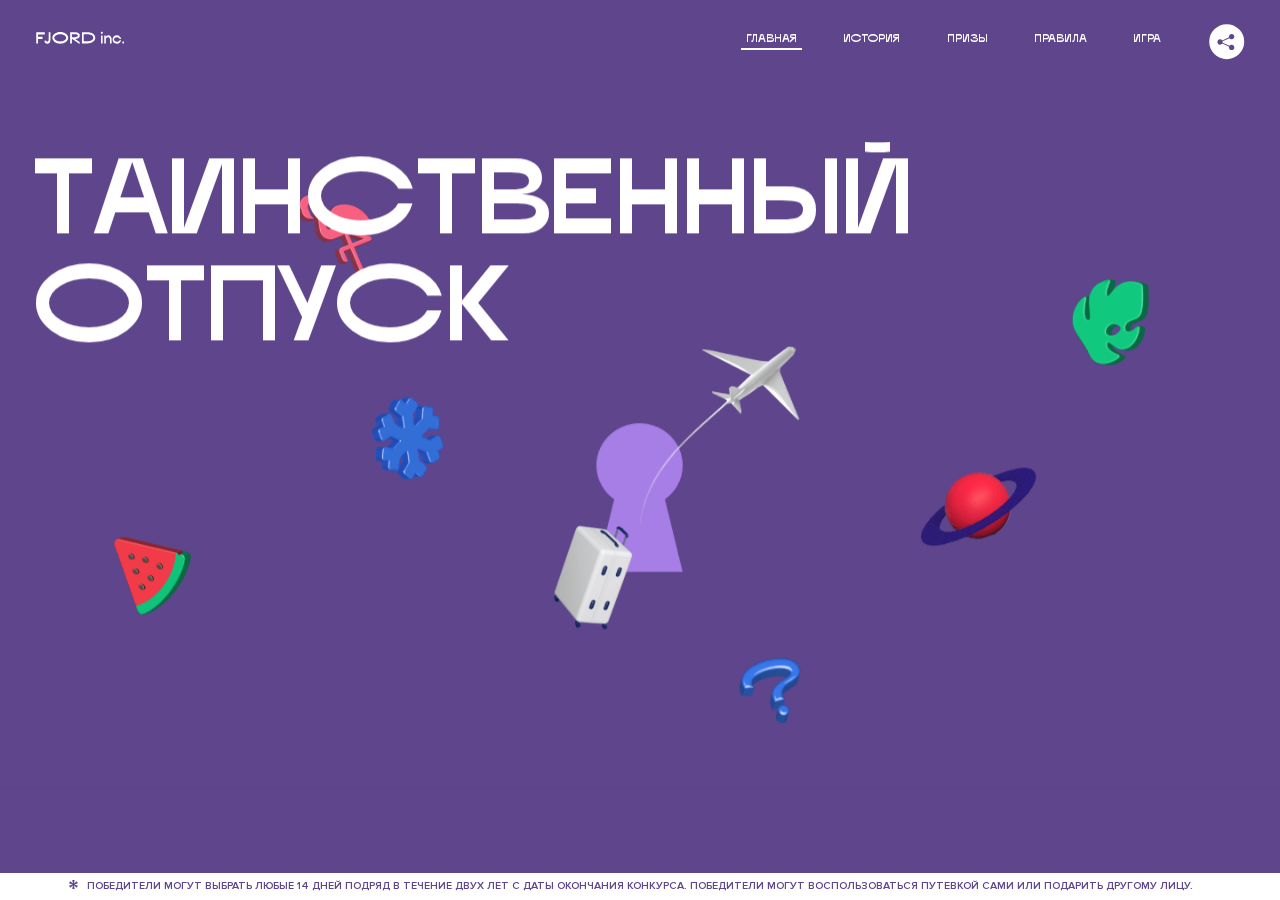
<file: 5/index.html>
<!DOCTYPE html>
<html lang="ru">
<head>
  <meta charset="UTF-8">
  <meta name="description" content="">
  <meta name="viewport" content="width=device-width, initial-scale=1.0">
  <meta http-equiv="X-UA-Compatible" content="ie=edge">
  <title>Mysterious Vacation</title>
  <link rel="stylesheet" href="css/style.min.css">
<link href="css/style.min.css" rel="stylesheet">  <base href="https://htmlacademy-animation.github.io/42764-magic-vacation-1/5/">
</head>
<body>

  <header class="page-header js-header">
    <div class="page-header__wrapper">
      <a href="#" class="page-header__logo" aria-label="Перейти на страницу FJORD.Inc">
        <svg width="100" height="15" viewBox="0 0 100 15" fill="none" xmlns="http://www.w3.org/2000/svg">
          <path d="M0.26 1.4V14H2.276V8.906H7.334V6.44H2.276V3.848H9.872V1.4H0.26ZM12.733 14.36C15.127 14.36 16.243 12.65 16.243 9.5V1.4H14.263V8.96C14.263 11.21 13.723 11.876 12.733 11.876C11.833 11.876 11.473 11.3 11.347 10.58L9.36702 10.94C9.63702 13.046 10.663 14.36 12.733 14.36ZM18.3918 7.7C18.3918 11.372 22.3878 14.36 27.3198 14.36C32.2518 14.36 36.2478 11.372 36.2478 7.7C36.2478 4.028 32.2518 1.04 27.3198 1.04C22.3878 1.04 18.3918 4.028 18.3918 7.7ZM20.6058 7.7C20.6058 5.378 23.6118 3.524 27.3198 3.524C30.9918 3.524 33.9798 5.378 33.9798 7.7C33.9798 10.004 30.9918 11.858 27.3198 11.858C23.6118 11.858 20.6058 10.004 20.6058 7.7ZM40.403 14V8.906H40.799L49.079 14.702V12.38L44.039 8.906H44.201C47.999 8.906 49.277 7.304 49.277 5.162C49.277 3.092 47.999 1.4 44.201 1.4H38.387V14H40.403ZM43.535 3.722C45.785 3.722 47.045 4.136 47.045 5.432C47.045 6.764 45.785 7.034 43.535 7.034H40.403V3.722H43.535ZM51.6936 1.382V14H57.8676C62.7456 14 66.7236 11.534 66.7236 7.7C66.7236 3.848 62.7456 1.382 57.8676 1.382H51.6936ZM53.7096 11.624V3.722H57.5436C61.5396 3.722 64.4916 5.018 64.4916 7.7C64.4916 10.238 61.5396 11.624 57.5436 11.624H53.7096ZM73.1832 14.018H74.9832V5H73.1832V14.018ZM72.9132 1.976C72.9132 2.57 73.3992 3.092 74.0832 3.092C74.7492 3.092 75.2352 2.57 75.2352 1.976C75.2352 1.382 74.7672 0.805999 74.0832 0.805999C73.3812 0.805999 72.9132 1.382 72.9132 1.976ZM76.7867 14H78.5687V9.104C78.7487 8.006 79.5947 6.962 81.0887 6.962C82.1147 6.962 83.2667 7.448 83.2667 9.554V14H85.0487V9.014C85.0487 6.152 83.2307 4.73 81.3587 4.73C79.9187 4.73 79.0727 5.558 78.5687 6.854V5H76.7867V14ZM90.9898 14.27C93.5098 14.27 95.3818 12.506 95.7238 10.328H94.0498C93.7258 11.3 92.6998 12.02 90.9898 12.02C88.8478 12.02 87.7678 10.922 87.7678 9.59C87.7678 8.24 88.8478 6.962 90.9898 6.962C92.7538 6.962 93.7978 7.844 94.0858 8.924H95.7418C95.4358 6.71 93.6178 4.73 90.9898 4.73C88.0918 4.73 86.1298 7.124 86.1298 9.59C86.1298 12.074 88.1278 14.27 90.9898 14.27ZM97.0693 12.938C97.0693 13.658 97.5553 14.144 98.2753 14.144C98.9953 14.144 99.4813 13.658 99.4813 12.938C99.4813 12.2 98.9953 11.714 98.2753 11.714C97.5553 11.714 97.0693 12.2 97.0693 12.938Z" fill="currentColor"></path>
        </svg>
      </a>
      <button class="page-header__toggler js-menu-toggler" type="button" aria-label="Управление мобильным меню"><span>Меню</span></button>
      <nav class="page-header__nav">
        <div class="page-header__menu js-menu" id="menu">
          <ul>
            <li>
              <a class="js-menu-link active" href="#top" data-href="top">главная</a>
            </li>
            <li>
              <a class="js-menu-link" href="#story" data-href="story">история</a>
            </li>
            <li>
              <a class="js-menu-link" href="#prizes" data-href="prizes">призы</a>
            </li>
            <li>
              <a class="js-menu-link" href="#rules" data-href="rules">правила</a>
            </li>
            <li>
              <a class="js-menu-link" href="#game" data-href="game">игра</a>
            </li>
          </ul>
        </div>
        <div class="page-header__social">
          <div class="social-block js-social-block">
            <button class="social-block__toggler" aria-label="Управлять блоком с социальными кнопками">
              <svg width="26" height="22" viewBox="0 0 27 22" fill="none" xmlns="http://www.w3.org/2000/svg">
                <path d="M19.6721 7.43664C21.6273 7.43664 23.213 5.85095 23.213 3.89566C23.213 1.94037 21.6273 0.354675 19.6721 0.354675C17.7168 0.354675 16.1311 1.94037 16.1311 3.89566C16.1311 4.19968 16.1728 4.49178 16.2458 4.77345L7.21751 8.95527C6.57519 8.05214 5.52303 7.46049 4.33078 7.46049C2.37549 7.46049 0.789795 9.04618 0.789795 11.0015C0.789795 12.9568 2.37549 14.5425 4.33078 14.5425C5.52303 14.5425 6.57668 13.9508 7.21751 13.0477L16.2458 17.2295C16.1743 17.5112 16.1311 17.8033 16.1311 18.1073C16.1311 20.0626 17.7168 21.6483 19.6721 21.6483C21.6273 21.6483 23.213 20.0626 23.213 18.1073C23.213 16.152 21.6273 14.5663 19.6721 14.5663C18.4798 14.5663 17.4262 15.158 16.7853 16.0611L7.75701 11.8793C7.82854 11.5976 7.87176 11.3055 7.87176 11.0015C7.87176 10.6974 7.83003 10.4053 7.75701 10.1237L16.7853 5.94186C17.4262 6.84499 18.4783 7.43664 19.6721 7.43664Z" fill="currentColor"></path>
              </svg>
            </button>
            <ul class="social-block__list">
              <li>
                <a class="social-block__link social-block__link--fb" href="#" aria-label="Мы на Facebook">
                  <svg width="8" height="17" viewBox="0 0 8 17" fill="none" xmlns="http://www.w3.org/2000/svg">
                    <path d="M4.24646 16.9899H1.09275L1.05793 8.49828H0V5.30707H1.05793V3.81124C1.05793 1.42084 2.57654 0 5.21735 0H7.41758V3.18585H5.30841C4.28262 3.18585 4.2478 3.48582 4.2478 4.24914V5.30707H7.42964L7.16716 8.49828H4.2478V16.9899H4.24646Z" fill="currentColor"></path>
                  </svg>
                </a>
              </li>
              <li>
                <a class="social-block__link social-block__link--insta" href="#" aria-label="Мы в Instagram">
                  <svg width="15" height="15" viewBox="0 0 15 15" fill="none" xmlns="http://www.w3.org/2000/svg">
                    <path d="M11.0197 0H4.19806C2.14246 0 0.471191 1.66993 0.471191 3.72285V10.5499C0.471191 12.6082 2.14112 14.2727 4.19806 14.2727H11.0197C13.0753 14.2727 14.7466 12.6082 14.7466 10.5499V3.72285C14.7466 1.67127 13.0753 0 11.0197 0ZM11.0197 12.4849H4.19806C3.13076 12.4849 2.26432 11.6158 2.26432 10.5512V3.72419C2.26432 2.65956 3.13076 1.79715 4.19806 1.79715H11.0197C12.087 1.79715 12.9535 2.6609 12.9535 3.72419V10.5512C12.9535 11.6145 12.087 12.4849 11.0197 12.4849Z" fill="currentColor"></path>
                    <path d="M7.60887 3.11084C5.38989 3.11084 3.58203 4.9187 3.58203 7.14036C3.58203 9.35532 5.38989 11.1645 7.60887 11.1645C9.83053 11.1645 11.6357 9.35666 11.6357 7.14036C11.6357 4.9187 9.83053 3.11084 7.60887 3.11084ZM7.60887 9.36871C6.37551 9.36871 5.37784 8.37372 5.37784 7.14036C5.37784 5.90699 6.37551 4.90665 7.60887 4.90665C8.83822 4.90665 9.84259 5.90833 9.84259 7.14036C9.84392 8.37238 8.83822 9.36871 7.60887 9.36871Z" fill="currentColor"></path>
                    <path d="M11.3573 2.35962C10.8256 2.35962 10.3931 2.79752 10.3931 3.32381C10.3931 3.85546 10.8256 4.29336 11.3573 4.29336C11.8862 4.29336 12.3215 3.85546 12.3215 3.32381C12.3215 2.79752 11.8862 2.35962 11.3573 2.35962Z" fill="currentColor"></path>
                  </svg>
                </a>
              </li>
              <li>
                <a class="social-block__link social-block__link--vk" href="#" aria-label="Мы ВКонтакте">
                  <svg width="17" height="10" viewBox="0 0 17 10" fill="none" xmlns="http://www.w3.org/2000/svg">
                    <path d="M14.1234 4.9002C14.1234 4.9002 16.3623 1.72708 16.5866 0.680242C16.6595 0.312285 16.4947 0.103188 16.1069 0.103188C16.1069 0.103188 14.8193 0.103188 14.168 0.103188C13.7235 0.103188 13.5587 0.293278 13.4235 0.579768C13.4235 0.579768 12.3724 2.82553 11.0969 4.24712C10.6861 4.70333 10.4781 4.84318 10.2511 4.84318C10.0646 4.84318 9.98625 4.6911 9.98625 4.27834V0.649016C9.98625 0.147997 9.92545 0.00135496 9.5066 0.00135496H6.39628C6.15578 0.00135496 6.0085 0.134417 6.0085 0.324506C6.0085 0.801084 6.73406 0.908351 6.73406 2.20231V4.87305C6.73406 5.40529 6.70569 5.61575 6.45303 5.61575C5.78016 5.61575 4.19528 3.30618 3.30623 0.678887C3.12923 0.145282 2.93737 0 2.43475 0H0.486409C0.205373 0 0 0.190085 0 0.476576C0 0.991172 0.60666 3.40801 2.99277 6.64358C4.59927 8.8201 6.70569 10 8.60269 10C9.76196 10 10.0416 9.80312 10.0416 9.31432V7.63883C10.0416 7.22607 10.2065 7.04956 10.4429 7.04956C10.7078 7.04956 11.1847 7.13238 12.2805 8.22268C13.5843 9.47862 13.6762 10 14.3896 10H16.5676C16.7919 10 17 9.89273 17 9.52342C17 9.02919 16.3623 8.15343 15.384 7.10659C14.9801 6.56755 14.3302 5.98914 14.1248 5.72301C13.8275 5.40801 13.9154 5.23014 14.1234 4.9002Z" fill="currentColor"></path>
                  </svg>
                </a>
              </li>
            </ul>
          </div>
        </div>
      </nav>
    </div>
  </header>

  <main class="page-content">

    <section class="animation-screen"></section>

    <section class="screen screen--hidden screen--intro js-scrollspy" id="top">
      <div class="screen__wrapper">
        <div class="intro">
          <h1 class="intro__title">Таинственный отпуск</h1>
          <div class="intro__content">
            <div class="intro__info">
              <p class="intro__label">Даты проведения конкурса:</p>
              <p class="intro__date">01 — 31.05 / 2020</p>
            </div>
            <div class="intro__message">
              <p>
                Отгадай первым место назначения и&nbsp;отправься в&nbsp;путешествие в&nbsp;любое время или получи один из многочисленных призов
                <svg width="16" height="16" viewBox="0 0 10 10" fill="none" xmlns="http://www.w3.org/2000/svg">
                  <path d="M0 6.35337L3.90271 4.99012L0 3.64663L1.34615 1.32374L4.44287 4.01073L3.67364 0H6.34615L5.57692 4.01073L8.65385 1.32374L10 3.64663L6.13405 4.99012L10 6.35337L8.65385 8.65651L5.57692 5.98927L6.34615 10H3.67364L4.44287 5.96952L1.34615 8.65651L0 6.35337Z" fill="currentColor"></path>
                </svg>
              </p>
            </div>
          </div>
        </div>
      </div>
      <div class="screen__footer js-footer">
        <button class="screen__footer-enlarge js-footer-toggler" type="button" aria-label="Показать сообщение">
          <svg width="10" height="10" viewBox="0 0 10 10" fill="none" xmlns="http://www.w3.org/2000/svg">
            <path d="M0 6.35337L3.90271 4.99012L0 3.64663L1.34615 1.32374L4.44287 4.01073L3.67364 0H6.34615L5.57692 4.01073L8.65385 1.32374L10 3.64663L6.13405 4.99012L10 6.35337L8.65385 8.65651L5.57692 5.98927L6.34615 10H3.67364L4.44287 5.96952L1.34615 8.65651L0 6.35337Z" fill="currentColor"></path>
          </svg>
        </button>
        <button class="screen__footer-collapse js-footer-toggler" type="button" aria-label="Скрыть сообщение">
          <svg width="13" height="13" viewBox="0 0 13 13" fill="none" xmlns="http://www.w3.org/2000/svg">
            <line x1="12.3536" y1="0.353553" x2="0.738349" y2="11.9688" stroke="currentColor"></line>
            <line x1="0.738319" y1="0.539925" x2="12.3535" y2="12.1551" stroke="currentColor"></line>
          </svg>
        </button>
        <div class="screen__footer-wrapper">
          <div class="screen__footer-announce">
            <p class="screen__footer-label">Даты проведения конкурса:</p>
            <p class="screen__footer-date">01 — 31.05 / 2020</p>
          </div>
          <div class="screen__footer-note">
            <p>
              <svg width="10" height="10" viewBox="0 0 10 10" fill="none" xmlns="http://www.w3.org/2000/svg">
                <path d="M0 6.35337L3.90271 4.99012L0 3.64663L1.34615 1.32374L4.44287 4.01073L3.67364 0H6.34615L5.57692 4.01073L8.65385 1.32374L10 3.64663L6.13405 4.99012L10 6.35337L8.65385 8.65651L5.57692 5.98927L6.34615 10H3.67364L4.44287 5.96952L1.34615 8.65651L0 6.35337Z" fill="currentColor"></path>
              </svg>
              <span>Победители могут выбрать любые 14 дней подряд в&nbsp;течение двух лет с&nbsp;даты окончания конкурса. Победители могут воспользоваться путевкой сами или подарить другому лицу.</span>
            </p>
          </div>
        </div>
      </div>
    </section>

    <section class="screen screen--hidden screen--story js-scrollspy" id="story">

      <div class="slider swiper-container js-slider">

        <div class="swiper-wrapper">

          <div class="slider__item swiper-slide">
            <h2 class="slider__item-title">История</h2>
            <p class="slider__item-text">Джеймс Таргет был основателем компании &laquo;Fjord Inc.&raquo;. С&nbsp;1965 года &laquo;Fjord Inc.&raquo; прославилась надёжными и&nbsp;удобными чемоданами и&nbsp;аксессуарами для туристов.</p>
          </div>

          <div class="slider__item swiper-slide">
            <p class="slider__item-text">Когда Джеймсу было 7&nbsp;лет, в&nbsp;их&nbsp;доме гостил дядюшка и&nbsp;развлекал детей рассказами о&nbsp;своей поездке в&nbsp;место, показавшееся малышу Таргету невероятным. Тогда Джеймс решил, что однажды посетит его, но&nbsp;не&nbsp;будет рассказывать о&nbsp;мечте, пока не&nbsp;осуществит.</p>
          </div>

          <div class="slider__item swiper-slide">
            <p class="slider__item-text">Джеймс Таргет стал увлеченным путешественником. Он&nbsp;посетил 5&nbsp;континентов, 126&nbsp;стран.</p>
          </div>

          <div class="slider__item swiper-slide">
            <p class="slider__item-text">Он&nbsp;сплавлялся по&nbsp;Амазонке и&nbsp;погружался в&nbsp;пещеры Франции, медитировал в&nbsp;горах Тибета и&nbsp;пожимал руку вождя племени Акугауа.</p>
          </div>

          <div class="slider__item swiper-slide">
            <p class="slider__item-text">Из&nbsp;своих поездок Джеймс Таргет привозил идеи, как сделать свои чемоданы &laquo;Fjord Inc.&raquo; удобными и&nbsp;приспособленными к&nbsp;разным дорожным условиям.</p>
          </div>

          <div class="slider__item swiper-slide">
            <p class="slider__item-text">Всё это время Джеймс не&nbsp;оставлял идею поездки своей мечты. Однако, как только он&nbsp;брался за&nbsp;планирование, возникали препятствия, не&nbsp;позволяющие отправиться туда.</p>
          </div>

          <div class="slider__item swiper-slide">
            <p class="slider__item-text">В&nbsp;возрасте 67&nbsp;лет Джеймс Таргет попал под лавину и&nbsp;погиб. В&nbsp;своём завещании он&nbsp;поручил отправить в&nbsp;заветное путешествие трёх смельчаков, единых с&nbsp;ним духом.</p>
          </div>

          <div class="slider__item swiper-slide">
            <p class="slider__item-text">Тех, кто сможет узнать таинственное место, задавая вопросы специально обученному ИИ&nbsp;&laquo;Соне&raquo;, ждет фантастическое путешествие.</p>
          </div>
        </div>
        <div class="slider__controls">
          <button class="slider__control slider__control--prev js-control-prev" type="button" aria-label="Показать предыдущую историю">
            <svg width="12" height="22" viewBox="0 0 12 22" fill="none" xmlns="http://www.w3.org/2000/svg">
              <path d="M11 1L1 11L11 21" stroke="currentColor" stroke-width="2" stroke-linejoin="round"></path>
            </svg>
          </button>
          <button class="slider__control slider__control--next js-control-next" type="button" aria-label="Показать следующую историю">
            <svg width="12" height="22" viewBox="0 0 12 22" fill="none" xmlns="http://www.w3.org/2000/svg">
              <path d="M1 1L11 11L1 21" stroke="currentColor" stroke-width="2" stroke-linejoin="round"></path>
            </svg>
          </button>
        </div>
        <div class="slider__pagination swiper-pagination"></div>
      </div>
    </section>

    <section class="screen screen--hidden screen--prizes js-scrollspy" id="prizes">
      <div class="screen__wrapper">
        <div class="prizes">
          <h2 class="prizes__title">ПРизы</h2>
          <div class="prizes__lead">
            <p>Найди ответ и&nbsp;получи один из&nbsp;призов:</p>
          </div>
          <ul class="prizes__list">
            <li class="prizes__item prizes__item--journeys">
              <div class="prizes__icon">
                <picture>
                  <source srcset="img/prize1-mob.svg" media="(orientation: portrait)">
                  <img src="img/prize1.svg" alt="">
                </picture>
              </div>
              <p class="prizes__desc">
                <b>3</b>
                <span>загадочных путешествия</span>
              </p>
            </li>
            <li class="prizes__item prizes__item--cases">
              <div class="prizes__icon">
                <picture>
                  <source srcset="img/prize2-mob.svg" media="(orientation: portrait)">
                  <img src="img/prize2.svg" alt="">
                </picture>
              </div>
              <p class="prizes__desc">
                <b>7</b>
                <span>надежных чемоданов</span>
              </p>
            </li>
            <li class="prizes__item prizes__item--codes">
              <div class="prizes__icon">
                <picture>
                  <source srcset="img/prize3-mob.svg" media="(orientation: portrait)">
                  <img src="img/prize3.svg" alt="">
                </picture>
              </div>
              <p class="prizes__desc">
                <b>900</b>
                <span>
                  промокодов на&nbsp;скидку 15%
                  <svg width="10" height="10" viewBox="0 0 10 10" fill="none" xmlns="http://www.w3.org/2000/svg">
                    <path d="M0 6.35337L3.90271 4.99012L0 3.64663L1.34615 1.32374L4.44287 4.01073L3.67364 0H6.34615L5.57692 4.01073L8.65385 1.32374L10 3.64663L6.13405 4.99012L10 6.35337L8.65385 8.65651L5.57692 5.98927L6.34615 10H3.67364L4.44287 5.96952L1.34615 8.65651L0 6.35337Z" fill="currentColor"></path>
                  </svg>
                </span>
              </p>
            </li>
          </ul>
        </div>
      </div>
      <div class="screen__footer js-footer">
        <button class="screen__footer-enlarge js-footer-toggler" type="button" aria-label="Показать сообщение">
          <svg width="10" height="10" viewBox="0 0 10 10" fill="none" xmlns="http://www.w3.org/2000/svg">
            <path d="M0 6.35337L3.90271 4.99012L0 3.64663L1.34615 1.32374L4.44287 4.01073L3.67364 0H6.34615L5.57692 4.01073L8.65385 1.32374L10 3.64663L6.13405 4.99012L10 6.35337L8.65385 8.65651L5.57692 5.98927L6.34615 10H3.67364L4.44287 5.96952L1.34615 8.65651L0 6.35337Z" fill="currentColor"></path>
          </svg>
        </button>
        <button class="screen__footer-collapse js-footer-toggler" type="button" aria-label="Скрыть сообщение">
          <svg width="13" height="13" viewBox="0 0 13 13" fill="none" xmlns="http://www.w3.org/2000/svg">
            <line x1="12.3536" y1="0.353553" x2="0.738349" y2="11.9688" stroke="currentColor"></line>
            <line x1="0.738319" y1="0.539925" x2="12.3535" y2="12.1551" stroke="currentColor"></line>
          </svg>
        </button>
        <div class="screen__footer-wrapper">
          <div class="screen__footer-announce">
            <p class="screen__footer-label">Даты проведения конкурса:</p>
            <p class="screen__footer-date">01 — 31.05 / 2020</p>
          </div>
          <div class="screen__footer-note">
            <p>
              <svg width="10" height="10" viewBox="0 0 10 10" fill="none" xmlns="http://www.w3.org/2000/svg">
                <path d="M0 6.35337L3.90271 4.99012L0 3.64663L1.34615 1.32374L4.44287 4.01073L3.67364 0H6.34615L5.57692 4.01073L8.65385 1.32374L10 3.64663L6.13405 4.99012L10 6.35337L8.65385 8.65651L5.57692 5.98927L6.34615 10H3.67364L4.44287 5.96952L1.34615 8.65651L0 6.35337Z" fill="currentColor"></path>
              </svg>
              <span>Скидка&nbsp;15% на&nbsp;единоразовое приобретение путёвки с&nbsp;1&nbsp;июня 2020 по&nbsp;31&nbsp;мая 2022&nbsp;года. Суммируется с&nbsp;другими акциями</span>
            </p>
          </div>
        </div>
      </div>
    </section>

    <section class="screen screen--hidden screen--rules js-scrollspy" id="rules">
      <div class="screen__wrapper">
        <div class="rules">
          <h2 class="rules__title">Правила</h2>
          <div class="rules__lead">
            <p>Для того чтобы получить наследство Джеймса Таргета, тебе нужно выведать у&nbsp;&laquo;Сони&raquo;, куда предстоит отправиться тебе в&nbsp;случае победы</p>
          </div>
          <ol class="rules__list">
            <li class="rules__item">
              <p>Тебе отводится <br>5&nbsp;минут</p>
            </li>
            <li class="rules__item">
              <p>Задавай любые вопросы в&nbsp;текстовом поле</p>
            </li>
            <li class="rules__item">
              <p>Нажимай кнопку &laquo;Узнать&raquo;, чтобы получить ответ</p>
            </li>
            <li class="rules__item">
              <p>&laquo;Соня&raquo; может отвечать только&nbsp;Да или Нет</p>
            </li>
          </ol>
          <a href="#game" class="rules__link btn">Погнали!</a>
        </div>
      </div>
      <div class="screen__disclaimer">
        <div class="disclaimer">
          <ul>
            <li>
              <a href="#">Правовая информация</a>
            </li>
            <li>
              <a href="#">Подробные правила</a>
            </li>
          </ul>
        </div>
      </div>
    </section>

    <section class="screen screen--hidden screen--game js-scrollspy" id="game">
      <div class="screen__wrapper">
        <div class="game">
          <div class="game__header">
            <h2 class="game__title">Игра</h2>
            <div class="game__counter">
              <span>05</span>:<span>00</span>
            </div>
          </div>
          <div class="game__body">
            <div class="chat">
              <div class="chat__body js-chat">
                <ul class="chat__list" id="messages"></ul>
              </div>
              <div class="chat__footer">
                <form action="#" method="post" class="form" id="message-form">
                  <label for="message-field" class="visually-hidden">Поле для ввода вопроса</label>
                  <input type="text" class="form__field" id="message-field">
                  <button class="form__button btn">
                    Узнать
                    <svg width="18" height="19" viewBox="0 0 18 19" fill="none" xmlns="http://www.w3.org/2000/svg">
                      <path stroke="currentColor" stroke-width="2" d="M9 19V1"></path>
                      <path d="M1 9l8-8 8 8" stroke="currentColor" stroke-width="2" stroke-linejoin="round"></path>
                    </svg>
                  </button>
                </form>
              </div>
            </div>
          </div>
          <!-- временные кнопки для показа результата -->
          <div class="game__buttons">
            <button class="game__button btn js-show-result" type="button" data-target="result">Положительный результат</button>
            <button class="game__button btn js-show-result" type="button" data-target="result2">Положительный результат - 2</button>
            <button class="game__button btn js-show-result" type="button" data-target="result3">Отрицательный результат</button>
          </div>
        </div>
      </div>
    </section>

    <section class="screen screen--hidden screen--result" id="result">
      <div class="screen__wrapper">
        <div class="result result--trip">
          <div class="result__image">
            <picture>
              <source srcset="img/result1-mob.png 1x, img/result1-mob@2x.png 2x" media="(max-width: 768px) and (orientation: portrait)">
              <img src="img/result1.png" srcset="img/result1@2x.png 2x" alt="">
            </picture>
          </div>
          <h2 class="result__title">
            <span class="visually-hidden">ПОбеда!</span>
            <svg xmlns="http://www.w3.org/2000/svg" viewBox="0 0 568.85 109.24">
              <path d="M16,24.44V92H2.6V8H75V92H61.52V24.44H16Z" transform="translate(-2.1 -1.5)" fill="none" stroke="currentColor"></path>
              <path d="M148.76,5.6c32.88,0,59.52,19.92,59.52,44.4s-26.64,44.4-59.52,44.4S89.24,74.48,89.24,50,115.88,5.6,148.76,5.6Zm0,72.12c24.48,0,44.4-12.36,44.4-27.72s-19.92-27.84-44.4-27.84C124,22.16,104,34.52,104,50S124,77.72,148.76,77.72Z" transform="translate(-2.1 -1.5)" fill="none" stroke="currentColor"></path>
              <path d="M287.36,8V24.44H236v14.4h25.32c25.44,0,34,11.16,34,26.52,0,15.6-8.52,26.64-34,26.64H222.56V8h64.8ZM256.88,76.52c15.12,0,23.52-2,23.52-11.52S272,54.44,256.88,54.44H236V76.52h20.88Z" transform="translate(-2.1 -1.5)" fill="none" stroke="currentColor"></path>
              <path d="M371.47,8V24.44H320.84V41.6h33.6V58h-33.6V75.56h50.64V92H307.4V8h64.08Z" transform="translate(-2.1 -1.5)" fill="none" stroke="currentColor"></path>
              <path d="M382.39,110.24V75.56h7.44c4.56-4.68,7.8-18.36,8.76-56L399,8h48.6V75.56h10v34.68H442.87V92H397v18.24H382.39Zm51.72-34.68V24.44H411.55v3.12c-0.48,22.44-3.24,37.68-7.2,48h29.76Z" transform="translate(-2.1 -1.5)" fill="none" stroke="currentColor"></path>
              <path d="M463.75,92l28-84h27.12l28.08,84H533.47l-7.8-23.52h-37.8L480.07,92H463.75Zm56.64-40L507,11.84,493.51,52h26.88Z" transform="translate(-2.1 -1.5)" fill="none" stroke="currentColor"></path>
              <path d="M554.12,70.4L555.55,2H569l1.44,68.4H554.12Zm8.28,6.36c4.8,0,8,3.24,8,8.16a8,8,0,1,1-16.08,0C554.35,80,557.59,76.76,562.39,76.76Z" transform="translate(-2.1 -1.5)" fill="none" stroke="currentColor"></path>
            </svg>
          </h2>
          <div class="result__text">
            <p>ты&nbsp;отправляешься в&nbsp;Арктику!</p>
          </div>
          <div class="result__form">
            <form action="#" method="post" class="form form--result">
              <label for="email-field" class="form__label">зарегистрируй результат</label>
              <input type="email" class="form__field" id="email-field" placeholder="e-mail для регистации результата и получения приза" required="">
              <button class="form__button btn">
                отправить
                <svg width="18" height="19" viewBox="0 0 18 19" fill="none" xmlns="http://www.w3.org/2000/svg">
                  <path stroke="currentColor" stroke-width="2" d="M9 19V1"></path>
                  <path d="M1 9l8-8 8 8" stroke="currentColor" stroke-width="2" stroke-linejoin="round"></path>
                </svg>
              </button>
            </form>
          </div>
        </div>
      </div>
    </section>

    <section class="screen screen--hidden screen--result" id="result2">
      <div class="screen__wrapper">
        <div class="result result--prize">
          <div class="result__image">
            <picture>
              <source srcset="img/result2-mob.png 1x, img/result2-mob@2x.png 2x" media="(max-width: 768px) and (orientation: portrait)">
              <img src="img/result2.png" srcset="img/result2@2x.png 2x" alt="">
            </picture>
          </div>
          <h2 class="result__title">
            <span class="visually-hidden">ПОбеда!</span>
            <svg xmlns="http://www.w3.org/2000/svg" viewBox="0 0 568.85 109.24">
              <path d="M16,24.44V92H2.6V8H75V92H61.52V24.44H16Z" transform="translate(-2.1 -1.5)" fill="none" stroke="currentColor"></path>
              <path d="M148.76,5.6c32.88,0,59.52,19.92,59.52,44.4s-26.64,44.4-59.52,44.4S89.24,74.48,89.24,50,115.88,5.6,148.76,5.6Zm0,72.12c24.48,0,44.4-12.36,44.4-27.72s-19.92-27.84-44.4-27.84C124,22.16,104,34.52,104,50S124,77.72,148.76,77.72Z" transform="translate(-2.1 -1.5)" fill="none" stroke="currentColor"></path>
              <path d="M287.36,8V24.44H236v14.4h25.32c25.44,0,34,11.16,34,26.52,0,15.6-8.52,26.64-34,26.64H222.56V8h64.8ZM256.88,76.52c15.12,0,23.52-2,23.52-11.52S272,54.44,256.88,54.44H236V76.52h20.88Z" transform="translate(-2.1 -1.5)" fill="none" stroke="currentColor"></path>
              <path d="M371.47,8V24.44H320.84V41.6h33.6V58h-33.6V75.56h50.64V92H307.4V8h64.08Z" transform="translate(-2.1 -1.5)" fill="none" stroke="currentColor"></path>
              <path d="M382.39,110.24V75.56h7.44c4.56-4.68,7.8-18.36,8.76-56L399,8h48.6V75.56h10v34.68H442.87V92H397v18.24H382.39Zm51.72-34.68V24.44H411.55v3.12c-0.48,22.44-3.24,37.68-7.2,48h29.76Z" transform="translate(-2.1 -1.5)" fill="none" stroke="currentColor"></path>
              <path d="M463.75,92l28-84h27.12l28.08,84H533.47l-7.8-23.52h-37.8L480.07,92H463.75Zm56.64-40L507,11.84,493.51,52h26.88Z" transform="translate(-2.1 -1.5)" fill="none" stroke="currentColor"></path>
              <path d="M554.12,70.4L555.55,2H569l1.44,68.4H554.12Zm8.28,6.36c4.8,0,8,3.24,8,8.16a8,8,0,1,1-16.08,0C554.35,80,557.59,76.76,562.39,76.76Z" transform="translate(-2.1 -1.5)" fill="none" stroke="currentColor"></path>
            </svg>
          </h2>
          <div class="result__text">
            <p>чемодан &laquo;Fjord&nbsp;Inc.&raquo;&nbsp;твой</p>
          </div>
          <div class="result__form">
            <form action="#" method="post" class="form form--result">
              <label for="email-field2" class="form__label">зарегистрируй результат</label>
              <input type="email" class="form__field" id="email-field2" placeholder="e-mail для регистации результата и получения приза" required="">
              <button class="form__button btn">
                отправить
                <svg width="18" height="19" viewBox="0 0 18 19" fill="none" xmlns="http://www.w3.org/2000/svg">
                  <path stroke="currentColor" stroke-width="2" d="M9 19V1"></path>
                  <path d="M1 9l8-8 8 8" stroke="currentColor" stroke-width="2" stroke-linejoin="round"></path>
                </svg>
              </button>
            </form>
          </div>
        </div>
      </div>
    </section>

    <section class="screen screen--hidden screen--result" id="result3">
      <div class="screen__wrapper">
        <div class="result result--negative">
          <div class="result__image">
            <picture>
              <source srcset="img/result3-mob.png 1x, img/result3-mob@2x.png 2x" media="(max-width: 768px) and (orientation: portrait)">
              <img src="img/result3.png" srcset="img/result3@2x.png 2x" alt="">
            </picture>
          </div>
          <h2 class="result__title">
            <span class="visually-hidden">Не угадал!</span>
            <svg xmlns="http://www.w3.org/2000/svg" viewBox="0 0 660.77 109.24">
              <path d="M2.66,92V8H16.1V42.2H53.3V8H66.74V92H53.3V58.64H16.1V92H2.66Z" transform="translate(-2.16 -1.5)" fill="none" stroke="currentColor"></path>
              <path d="M147.62,8V24.44H97V41.6h33.6V58H97V75.56h50.64V92H83.54V8h64.08Z" transform="translate(-2.16 -1.5)" fill="none" stroke="currentColor"></path>
              <path d="M199.22,8l20.52,42.36L235.34,8h16.44l-31,84H204.38l9.48-25.92L185.78,8h13.44Z" transform="translate(-2.16 -1.5)" fill="none" stroke="currentColor"></path>
              <path d="M273.74,24.44V92H260.3V8h50.16V24.44H273.74Z" transform="translate(-2.16 -1.5)" fill="none" stroke="currentColor"></path>
              <path d="M307.1,92l28-84h27.12l28.08,84H376.82L369,68.48h-37.8L323.42,92H307.1Zm56.64-40L350.3,11.84,336.86,52h26.88Z" transform="translate(-2.16 -1.5)" fill="none" stroke="currentColor"></path>
              <path d="M396.38,110.24V75.56h7.44c4.56-4.68,7.8-18.36,8.76-56L412.94,8h48.6V75.56h10v34.68H456.86V92H411v18.24H396.38ZM448.1,75.56V24.44H425.54v3.12c-0.48,22.44-3.24,37.68-7.2,48H448.1Z" transform="translate(-2.16 -1.5)" fill="none" stroke="currentColor"></path>
              <path d="M477.74,92l28-84h27.12L560.9,92H547.46l-7.8-23.52h-37.8L494.06,92H477.74Zm56.64-40-13.44-40.2L507.5,52h26.88Z" transform="translate(-2.16 -1.5)" fill="none" stroke="currentColor"></path>
              <path d="M568.7,76.88a13.77,13.77,0,0,0,5,1c6.6,0,10.44-6.24,12-58.32L586.22,8h46.2V92H619V24.44H598.82l-0.12,3.12C597.14,81,589,94.4,573.74,94.4a28.55,28.55,0,0,1-6.72-.84Z" transform="translate(-2.16 -1.5)" fill="none" stroke="currentColor"></path>
              <path d="M646.1,70.4L647.54,2H661l1.44,68.4H646.1Zm8.28,6.36c4.8,0,8,3.24,8,8.16a8,8,0,0,1-16.08,0C646.34,80,649.58,76.76,654.38,76.76Z" transform="translate(-2.16 -1.5)" fill="none" stroke="currentColor"></path>
            </svg>
          </h2>
          <button class="result__button js-play" type="button">
            не сдавайся!
            <span>
              <svg width="27" height="22" viewBox="0 0 27 22" fill="none" xmlns="http://www.w3.org/2000/svg">
                <path d="M10.6899 1.47998C5.42992 1.47998 1.16992 5.73998 1.16992 11C1.16992 16.26 5.42992 20.52 10.6899 20.52C15.9499 20.52 20.2099 16.26 20.2099 11V7.13998" stroke="currentColor" stroke-width="2" stroke-miterlimit="10"></path>
                <path d="M15.1099 12.5099L20.1499 7.13989L25.3099 12.6299" stroke="currentColor" stroke-width="2" stroke-miterlimit="10" stroke-linejoin="round"></path>
              </svg>
            </span>
          </button>
        </div>
      </div>
    </section>

    <section class="fill-screen"></section>
  </main>

<script src="js/script.js"></script></body>
</html>
</file>
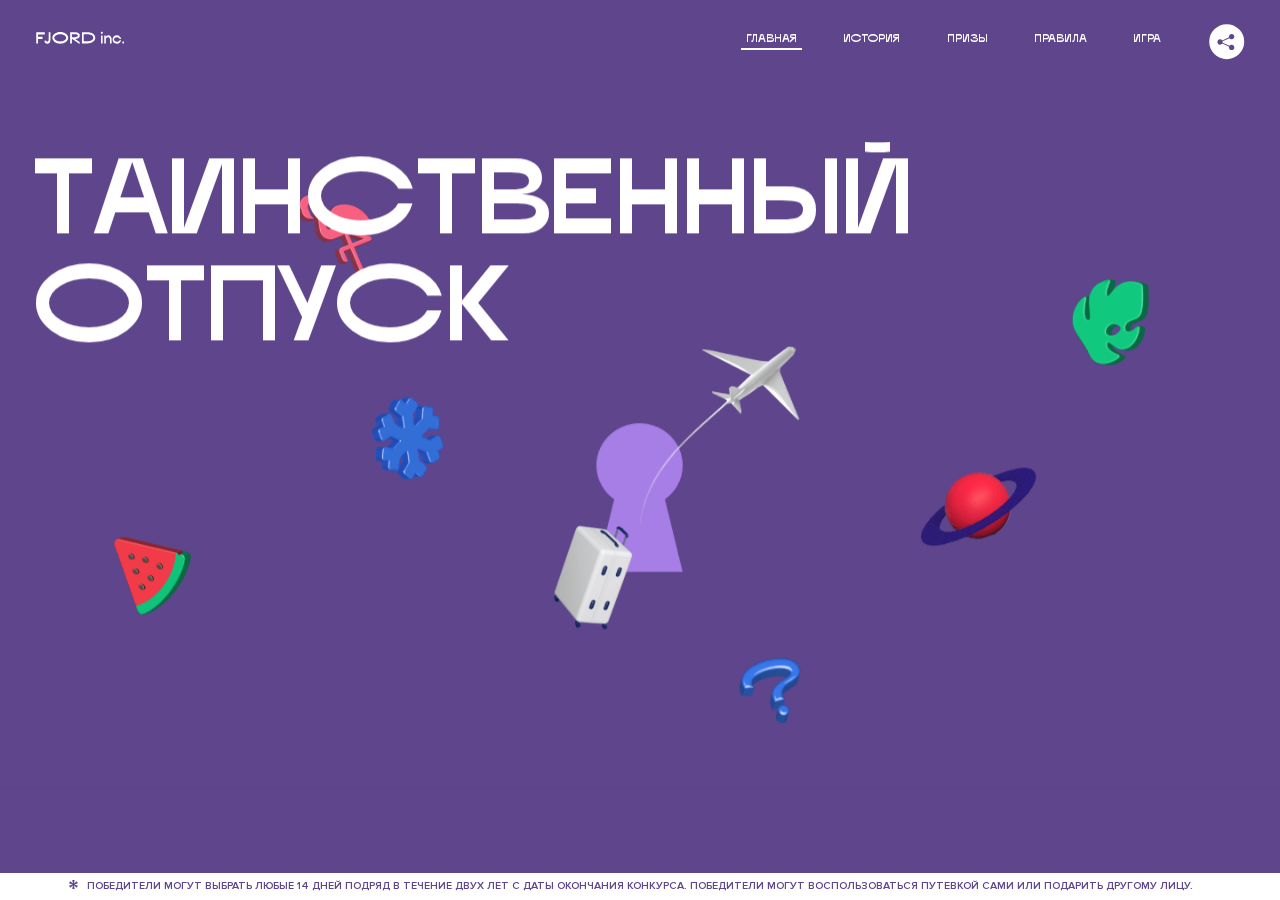
<file: 6/index.html>
<!DOCTYPE html>
<html lang="ru">
<head>
  <meta charset="UTF-8">
  <meta name="description" content="">
  <meta name="viewport" content="width=device-width, initial-scale=1.0">
  <meta http-equiv="X-UA-Compatible" content="ie=edge">
  <title>Mysterious Vacation</title>
  <link rel="stylesheet" href="css/style.min.css">
<link href="css/style.min.css" rel="stylesheet">  <base href="https://htmlacademy-animation.github.io/42764-magic-vacation-1/6/">
</head>
<body>

  <header class="page-header js-header">
    <div class="page-header__wrapper">
      <a href="#" class="page-header__logo" aria-label="Перейти на страницу FJORD.Inc">
        <svg width="100" height="15" viewBox="0 0 100 15" fill="none" xmlns="http://www.w3.org/2000/svg">
          <path d="M0.26 1.4V14H2.276V8.906H7.334V6.44H2.276V3.848H9.872V1.4H0.26ZM12.733 14.36C15.127 14.36 16.243 12.65 16.243 9.5V1.4H14.263V8.96C14.263 11.21 13.723 11.876 12.733 11.876C11.833 11.876 11.473 11.3 11.347 10.58L9.36702 10.94C9.63702 13.046 10.663 14.36 12.733 14.36ZM18.3918 7.7C18.3918 11.372 22.3878 14.36 27.3198 14.36C32.2518 14.36 36.2478 11.372 36.2478 7.7C36.2478 4.028 32.2518 1.04 27.3198 1.04C22.3878 1.04 18.3918 4.028 18.3918 7.7ZM20.6058 7.7C20.6058 5.378 23.6118 3.524 27.3198 3.524C30.9918 3.524 33.9798 5.378 33.9798 7.7C33.9798 10.004 30.9918 11.858 27.3198 11.858C23.6118 11.858 20.6058 10.004 20.6058 7.7ZM40.403 14V8.906H40.799L49.079 14.702V12.38L44.039 8.906H44.201C47.999 8.906 49.277 7.304 49.277 5.162C49.277 3.092 47.999 1.4 44.201 1.4H38.387V14H40.403ZM43.535 3.722C45.785 3.722 47.045 4.136 47.045 5.432C47.045 6.764 45.785 7.034 43.535 7.034H40.403V3.722H43.535ZM51.6936 1.382V14H57.8676C62.7456 14 66.7236 11.534 66.7236 7.7C66.7236 3.848 62.7456 1.382 57.8676 1.382H51.6936ZM53.7096 11.624V3.722H57.5436C61.5396 3.722 64.4916 5.018 64.4916 7.7C64.4916 10.238 61.5396 11.624 57.5436 11.624H53.7096ZM73.1832 14.018H74.9832V5H73.1832V14.018ZM72.9132 1.976C72.9132 2.57 73.3992 3.092 74.0832 3.092C74.7492 3.092 75.2352 2.57 75.2352 1.976C75.2352 1.382 74.7672 0.805999 74.0832 0.805999C73.3812 0.805999 72.9132 1.382 72.9132 1.976ZM76.7867 14H78.5687V9.104C78.7487 8.006 79.5947 6.962 81.0887 6.962C82.1147 6.962 83.2667 7.448 83.2667 9.554V14H85.0487V9.014C85.0487 6.152 83.2307 4.73 81.3587 4.73C79.9187 4.73 79.0727 5.558 78.5687 6.854V5H76.7867V14ZM90.9898 14.27C93.5098 14.27 95.3818 12.506 95.7238 10.328H94.0498C93.7258 11.3 92.6998 12.02 90.9898 12.02C88.8478 12.02 87.7678 10.922 87.7678 9.59C87.7678 8.24 88.8478 6.962 90.9898 6.962C92.7538 6.962 93.7978 7.844 94.0858 8.924H95.7418C95.4358 6.71 93.6178 4.73 90.9898 4.73C88.0918 4.73 86.1298 7.124 86.1298 9.59C86.1298 12.074 88.1278 14.27 90.9898 14.27ZM97.0693 12.938C97.0693 13.658 97.5553 14.144 98.2753 14.144C98.9953 14.144 99.4813 13.658 99.4813 12.938C99.4813 12.2 98.9953 11.714 98.2753 11.714C97.5553 11.714 97.0693 12.2 97.0693 12.938Z" fill="currentColor"></path>
        </svg>
      </a>
      <button class="page-header__toggler js-menu-toggler" type="button" aria-label="Управление мобильным меню"><span>Меню</span></button>
      <nav class="page-header__nav">
        <div class="page-header__menu js-menu" id="menu">
          <ul>
            <li>
              <a class="js-menu-link active" href="#top" data-href="top">главная</a>
            </li>
            <li>
              <a class="js-menu-link" href="#story" data-href="story">история</a>
            </li>
            <li>
              <a class="js-menu-link" href="#prizes" data-href="prizes">призы</a>
            </li>
            <li>
              <a class="js-menu-link" href="#rules" data-href="rules">правила</a>
            </li>
            <li>
              <a class="js-menu-link" href="#game" data-href="game">игра</a>
            </li>
          </ul>
        </div>
        <div class="page-header__social">
          <div class="social-block js-social-block">
            <button class="social-block__toggler" aria-label="Управлять блоком с социальными кнопками">
              <svg width="26" height="22" viewBox="0 0 27 22" fill="none" xmlns="http://www.w3.org/2000/svg">
                <path d="M19.6721 7.43664C21.6273 7.43664 23.213 5.85095 23.213 3.89566C23.213 1.94037 21.6273 0.354675 19.6721 0.354675C17.7168 0.354675 16.1311 1.94037 16.1311 3.89566C16.1311 4.19968 16.1728 4.49178 16.2458 4.77345L7.21751 8.95527C6.57519 8.05214 5.52303 7.46049 4.33078 7.46049C2.37549 7.46049 0.789795 9.04618 0.789795 11.0015C0.789795 12.9568 2.37549 14.5425 4.33078 14.5425C5.52303 14.5425 6.57668 13.9508 7.21751 13.0477L16.2458 17.2295C16.1743 17.5112 16.1311 17.8033 16.1311 18.1073C16.1311 20.0626 17.7168 21.6483 19.6721 21.6483C21.6273 21.6483 23.213 20.0626 23.213 18.1073C23.213 16.152 21.6273 14.5663 19.6721 14.5663C18.4798 14.5663 17.4262 15.158 16.7853 16.0611L7.75701 11.8793C7.82854 11.5976 7.87176 11.3055 7.87176 11.0015C7.87176 10.6974 7.83003 10.4053 7.75701 10.1237L16.7853 5.94186C17.4262 6.84499 18.4783 7.43664 19.6721 7.43664Z" fill="currentColor"></path>
              </svg>
            </button>
            <ul class="social-block__list">
              <li>
                <a class="social-block__link social-block__link--fb" href="#" aria-label="Мы на Facebook">
                  <svg width="8" height="17" viewBox="0 0 8 17" fill="none" xmlns="http://www.w3.org/2000/svg">
                    <path d="M4.24646 16.9899H1.09275L1.05793 8.49828H0V5.30707H1.05793V3.81124C1.05793 1.42084 2.57654 0 5.21735 0H7.41758V3.18585H5.30841C4.28262 3.18585 4.2478 3.48582 4.2478 4.24914V5.30707H7.42964L7.16716 8.49828H4.2478V16.9899H4.24646Z" fill="currentColor"></path>
                  </svg>
                </a>
              </li>
              <li>
                <a class="social-block__link social-block__link--insta" href="#" aria-label="Мы в Instagram">
                  <svg width="15" height="15" viewBox="0 0 15 15" fill="none" xmlns="http://www.w3.org/2000/svg">
                    <path d="M11.0197 0H4.19806C2.14246 0 0.471191 1.66993 0.471191 3.72285V10.5499C0.471191 12.6082 2.14112 14.2727 4.19806 14.2727H11.0197C13.0753 14.2727 14.7466 12.6082 14.7466 10.5499V3.72285C14.7466 1.67127 13.0753 0 11.0197 0ZM11.0197 12.4849H4.19806C3.13076 12.4849 2.26432 11.6158 2.26432 10.5512V3.72419C2.26432 2.65956 3.13076 1.79715 4.19806 1.79715H11.0197C12.087 1.79715 12.9535 2.6609 12.9535 3.72419V10.5512C12.9535 11.6145 12.087 12.4849 11.0197 12.4849Z" fill="currentColor"></path>
                    <path d="M7.60887 3.11084C5.38989 3.11084 3.58203 4.9187 3.58203 7.14036C3.58203 9.35532 5.38989 11.1645 7.60887 11.1645C9.83053 11.1645 11.6357 9.35666 11.6357 7.14036C11.6357 4.9187 9.83053 3.11084 7.60887 3.11084ZM7.60887 9.36871C6.37551 9.36871 5.37784 8.37372 5.37784 7.14036C5.37784 5.90699 6.37551 4.90665 7.60887 4.90665C8.83822 4.90665 9.84259 5.90833 9.84259 7.14036C9.84392 8.37238 8.83822 9.36871 7.60887 9.36871Z" fill="currentColor"></path>
                    <path d="M11.3573 2.35962C10.8256 2.35962 10.3931 2.79752 10.3931 3.32381C10.3931 3.85546 10.8256 4.29336 11.3573 4.29336C11.8862 4.29336 12.3215 3.85546 12.3215 3.32381C12.3215 2.79752 11.8862 2.35962 11.3573 2.35962Z" fill="currentColor"></path>
                  </svg>
                </a>
              </li>
              <li>
                <a class="social-block__link social-block__link--vk" href="#" aria-label="Мы ВКонтакте">
                  <svg width="17" height="10" viewBox="0 0 17 10" fill="none" xmlns="http://www.w3.org/2000/svg">
                    <path d="M14.1234 4.9002C14.1234 4.9002 16.3623 1.72708 16.5866 0.680242C16.6595 0.312285 16.4947 0.103188 16.1069 0.103188C16.1069 0.103188 14.8193 0.103188 14.168 0.103188C13.7235 0.103188 13.5587 0.293278 13.4235 0.579768C13.4235 0.579768 12.3724 2.82553 11.0969 4.24712C10.6861 4.70333 10.4781 4.84318 10.2511 4.84318C10.0646 4.84318 9.98625 4.6911 9.98625 4.27834V0.649016C9.98625 0.147997 9.92545 0.00135496 9.5066 0.00135496H6.39628C6.15578 0.00135496 6.0085 0.134417 6.0085 0.324506C6.0085 0.801084 6.73406 0.908351 6.73406 2.20231V4.87305C6.73406 5.40529 6.70569 5.61575 6.45303 5.61575C5.78016 5.61575 4.19528 3.30618 3.30623 0.678887C3.12923 0.145282 2.93737 0 2.43475 0H0.486409C0.205373 0 0 0.190085 0 0.476576C0 0.991172 0.60666 3.40801 2.99277 6.64358C4.59927 8.8201 6.70569 10 8.60269 10C9.76196 10 10.0416 9.80312 10.0416 9.31432V7.63883C10.0416 7.22607 10.2065 7.04956 10.4429 7.04956C10.7078 7.04956 11.1847 7.13238 12.2805 8.22268C13.5843 9.47862 13.6762 10 14.3896 10H16.5676C16.7919 10 17 9.89273 17 9.52342C17 9.02919 16.3623 8.15343 15.384 7.10659C14.9801 6.56755 14.3302 5.98914 14.1248 5.72301C13.8275 5.40801 13.9154 5.23014 14.1234 4.9002Z" fill="currentColor"></path>
                  </svg>
                </a>
              </li>
            </ul>
          </div>
        </div>
      </nav>
    </div>
  </header>

  <main class="page-content">

    <section class="animation-screen"></section>

    <section class="screen screen--hidden screen--intro js-scrollspy" id="top">
      <div class="screen__wrapper">
        <div class="intro">
          <h1 class="intro__title">Таинственный отпуск</h1>
          <div class="intro__content">
            <div class="intro__info">
              <p class="intro__label">Даты проведения конкурса:</p>
              <p class="intro__date">01 — 31.05 / 2020</p>
            </div>
            <div class="intro__message">
              <p>
                Отгадай первым место назначения и&nbsp;отправься в&nbsp;путешествие в&nbsp;любое время или получи один из многочисленных призов
                <svg width="16" height="16" viewBox="0 0 10 10" fill="none" xmlns="http://www.w3.org/2000/svg">
                  <path d="M0 6.35337L3.90271 4.99012L0 3.64663L1.34615 1.32374L4.44287 4.01073L3.67364 0H6.34615L5.57692 4.01073L8.65385 1.32374L10 3.64663L6.13405 4.99012L10 6.35337L8.65385 8.65651L5.57692 5.98927L6.34615 10H3.67364L4.44287 5.96952L1.34615 8.65651L0 6.35337Z" fill="currentColor"></path>
                </svg>
              </p>
            </div>
          </div>
        </div>
      </div>
      <div class="screen__footer js-footer">
        <button class="screen__footer-enlarge js-footer-toggler" type="button" aria-label="Показать сообщение">
          <svg width="10" height="10" viewBox="0 0 10 10" fill="none" xmlns="http://www.w3.org/2000/svg">
            <path d="M0 6.35337L3.90271 4.99012L0 3.64663L1.34615 1.32374L4.44287 4.01073L3.67364 0H6.34615L5.57692 4.01073L8.65385 1.32374L10 3.64663L6.13405 4.99012L10 6.35337L8.65385 8.65651L5.57692 5.98927L6.34615 10H3.67364L4.44287 5.96952L1.34615 8.65651L0 6.35337Z" fill="currentColor"></path>
          </svg>
        </button>
        <button class="screen__footer-collapse js-footer-toggler" type="button" aria-label="Скрыть сообщение">
          <svg width="13" height="13" viewBox="0 0 13 13" fill="none" xmlns="http://www.w3.org/2000/svg">
            <line x1="12.3536" y1="0.353553" x2="0.738349" y2="11.9688" stroke="currentColor"></line>
            <line x1="0.738319" y1="0.539925" x2="12.3535" y2="12.1551" stroke="currentColor"></line>
          </svg>
        </button>
        <div class="screen__footer-wrapper">
          <div class="screen__footer-announce">
            <p class="screen__footer-label">Даты проведения конкурса:</p>
            <p class="screen__footer-date">01 — 31.05 / 2020</p>
          </div>
          <div class="screen__footer-note">
            <p>
              <svg width="10" height="10" viewBox="0 0 10 10" fill="none" xmlns="http://www.w3.org/2000/svg">
                <path d="M0 6.35337L3.90271 4.99012L0 3.64663L1.34615 1.32374L4.44287 4.01073L3.67364 0H6.34615L5.57692 4.01073L8.65385 1.32374L10 3.64663L6.13405 4.99012L10 6.35337L8.65385 8.65651L5.57692 5.98927L6.34615 10H3.67364L4.44287 5.96952L1.34615 8.65651L0 6.35337Z" fill="currentColor"></path>
              </svg>
              <span>Победители могут выбрать любые 14 дней подряд в&nbsp;течение двух лет с&nbsp;даты окончания конкурса. Победители могут воспользоваться путевкой сами или подарить другому лицу.</span>
            </p>
          </div>
        </div>
      </div>
    </section>

    <section class="screen screen--hidden screen--story js-scrollspy" id="story">

      <div class="slider swiper-container js-slider">

        <div class="swiper-wrapper">

          <div class="slider__item swiper-slide">
            <h2 class="slider__item-title">История</h2>
            <p class="slider__item-text">Джеймс Таргет был основателем компании &laquo;Fjord Inc.&raquo;. С&nbsp;1965 года &laquo;Fjord Inc.&raquo; прославилась надёжными и&nbsp;удобными чемоданами и&nbsp;аксессуарами для туристов.</p>
          </div>

          <div class="slider__item swiper-slide">
            <p class="slider__item-text">Когда Джеймсу было 7&nbsp;лет, в&nbsp;их&nbsp;доме гостил дядюшка и&nbsp;развлекал детей рассказами о&nbsp;своей поездке в&nbsp;место, показавшееся малышу Таргету невероятным. Тогда Джеймс решил, что однажды посетит его, но&nbsp;не&nbsp;будет рассказывать о&nbsp;мечте, пока не&nbsp;осуществит.</p>
          </div>

          <div class="slider__item swiper-slide">
            <p class="slider__item-text">Джеймс Таргет стал увлеченным путешественником. Он&nbsp;посетил 5&nbsp;континентов, 126&nbsp;стран.</p>
          </div>

          <div class="slider__item swiper-slide">
            <p class="slider__item-text">Он&nbsp;сплавлялся по&nbsp;Амазонке и&nbsp;погружался в&nbsp;пещеры Франции, медитировал в&nbsp;горах Тибета и&nbsp;пожимал руку вождя племени Акугауа.</p>
          </div>

          <div class="slider__item swiper-slide">
            <p class="slider__item-text">Из&nbsp;своих поездок Джеймс Таргет привозил идеи, как сделать свои чемоданы &laquo;Fjord Inc.&raquo; удобными и&nbsp;приспособленными к&nbsp;разным дорожным условиям.</p>
          </div>

          <div class="slider__item swiper-slide">
            <p class="slider__item-text">Всё это время Джеймс не&nbsp;оставлял идею поездки своей мечты. Однако, как только он&nbsp;брался за&nbsp;планирование, возникали препятствия, не&nbsp;позволяющие отправиться туда.</p>
          </div>

          <div class="slider__item swiper-slide">
            <p class="slider__item-text">В&nbsp;возрасте 67&nbsp;лет Джеймс Таргет попал под лавину и&nbsp;погиб. В&nbsp;своём завещании он&nbsp;поручил отправить в&nbsp;заветное путешествие трёх смельчаков, единых с&nbsp;ним духом.</p>
          </div>

          <div class="slider__item swiper-slide">
            <p class="slider__item-text">Тех, кто сможет узнать таинственное место, задавая вопросы специально обученному ИИ&nbsp;&laquo;Соне&raquo;, ждет фантастическое путешествие.</p>
          </div>
        </div>
        <div class="slider__controls">
          <button class="slider__control slider__control--prev js-control-prev" type="button" aria-label="Показать предыдущую историю">
            <svg width="12" height="22" viewBox="0 0 12 22" fill="none" xmlns="http://www.w3.org/2000/svg">
              <path d="M11 1L1 11L11 21" stroke="currentColor" stroke-width="2" stroke-linejoin="round"></path>
            </svg>
          </button>
          <button class="slider__control slider__control--next js-control-next" type="button" aria-label="Показать следующую историю">
            <svg width="12" height="22" viewBox="0 0 12 22" fill="none" xmlns="http://www.w3.org/2000/svg">
              <path d="M1 1L11 11L1 21" stroke="currentColor" stroke-width="2" stroke-linejoin="round"></path>
            </svg>
          </button>
        </div>
        <div class="slider__pagination swiper-pagination"></div>
      </div>
    </section>

    <section class="screen screen--hidden screen--prizes js-scrollspy" id="prizes">
      <div class="screen__wrapper">
        <div class="prizes">
          <h2 class="prizes__title">ПРизы</h2>
          <div class="prizes__lead">
            <p>Найди ответ и&nbsp;получи один из&nbsp;призов:</p>
          </div>
          <ul class="prizes__list">
            <li class="prizes__item prizes__item--journeys">
              <div class="prizes__icon">
                <picture>
                  <source srcset="img/prize1-mob.svg" media="(orientation: portrait)">
                  <img src="img/prize1.svg" alt="">
                </picture>
              </div>
              <p class="prizes__desc">
                <b>3</b>
                <span>загадочных путешествия</span>
              </p>
            </li>
            <li class="prizes__item prizes__item--cases">
              <div class="prizes__icon">
                <picture>
                  <source srcset="img/prize2-mob.svg" media="(orientation: portrait)">
                  <img src="img/prize2.svg" alt="">
                </picture>
              </div>
              <p class="prizes__desc">
                <b>7</b>
                <span>надежных чемоданов</span>
              </p>
            </li>
            <li class="prizes__item prizes__item--codes">
              <div class="prizes__icon">
                <picture>
                  <source srcset="img/prize3-mob.svg" media="(orientation: portrait)">
                  <img src="img/prize3.svg" alt="">
                </picture>
              </div>
              <p class="prizes__desc">
                <b>900</b>
                <span>
                  промокодов на&nbsp;скидку 15%
                  <svg width="10" height="10" viewBox="0 0 10 10" fill="none" xmlns="http://www.w3.org/2000/svg">
                    <path d="M0 6.35337L3.90271 4.99012L0 3.64663L1.34615 1.32374L4.44287 4.01073L3.67364 0H6.34615L5.57692 4.01073L8.65385 1.32374L10 3.64663L6.13405 4.99012L10 6.35337L8.65385 8.65651L5.57692 5.98927L6.34615 10H3.67364L4.44287 5.96952L1.34615 8.65651L0 6.35337Z" fill="currentColor"></path>
                  </svg>
                </span>
              </p>
            </li>
          </ul>
        </div>
      </div>
      <div class="screen__footer js-footer">
        <button class="screen__footer-enlarge js-footer-toggler" type="button" aria-label="Показать сообщение">
          <svg width="10" height="10" viewBox="0 0 10 10" fill="none" xmlns="http://www.w3.org/2000/svg">
            <path d="M0 6.35337L3.90271 4.99012L0 3.64663L1.34615 1.32374L4.44287 4.01073L3.67364 0H6.34615L5.57692 4.01073L8.65385 1.32374L10 3.64663L6.13405 4.99012L10 6.35337L8.65385 8.65651L5.57692 5.98927L6.34615 10H3.67364L4.44287 5.96952L1.34615 8.65651L0 6.35337Z" fill="currentColor"></path>
          </svg>
        </button>
        <button class="screen__footer-collapse js-footer-toggler" type="button" aria-label="Скрыть сообщение">
          <svg width="13" height="13" viewBox="0 0 13 13" fill="none" xmlns="http://www.w3.org/2000/svg">
            <line x1="12.3536" y1="0.353553" x2="0.738349" y2="11.9688" stroke="currentColor"></line>
            <line x1="0.738319" y1="0.539925" x2="12.3535" y2="12.1551" stroke="currentColor"></line>
          </svg>
        </button>
        <div class="screen__footer-wrapper">
          <div class="screen__footer-announce">
            <p class="screen__footer-label">Даты проведения конкурса:</p>
            <p class="screen__footer-date">01 — 31.05 / 2020</p>
          </div>
          <div class="screen__footer-note">
            <p>
              <svg width="10" height="10" viewBox="0 0 10 10" fill="none" xmlns="http://www.w3.org/2000/svg">
                <path d="M0 6.35337L3.90271 4.99012L0 3.64663L1.34615 1.32374L4.44287 4.01073L3.67364 0H6.34615L5.57692 4.01073L8.65385 1.32374L10 3.64663L6.13405 4.99012L10 6.35337L8.65385 8.65651L5.57692 5.98927L6.34615 10H3.67364L4.44287 5.96952L1.34615 8.65651L0 6.35337Z" fill="currentColor"></path>
              </svg>
              <span>Скидка&nbsp;15% на&nbsp;единоразовое приобретение путёвки с&nbsp;1&nbsp;июня 2020 по&nbsp;31&nbsp;мая 2022&nbsp;года. Суммируется с&nbsp;другими акциями</span>
            </p>
          </div>
        </div>
      </div>
    </section>

    <section class="screen screen--hidden screen--rules js-scrollspy" id="rules">
      <div class="screen__wrapper">
        <div class="rules">
          <h2 class="rules__title">Правила</h2>
          <div class="rules__lead">
            <p>Для того чтобы получить наследство Джеймса Таргета, тебе нужно выведать у&nbsp;&laquo;Сони&raquo;, куда предстоит отправиться тебе в&nbsp;случае победы</p>
          </div>
          <ol class="rules__list">
            <li class="rules__item">
              <p>Тебе отводится <br>5&nbsp;минут</p>
            </li>
            <li class="rules__item">
              <p>Задавай любые вопросы в&nbsp;текстовом поле</p>
            </li>
            <li class="rules__item">
              <p>Нажимай кнопку &laquo;Узнать&raquo;, чтобы получить ответ</p>
            </li>
            <li class="rules__item">
              <p>&laquo;Соня&raquo; может отвечать только&nbsp;Да или Нет</p>
            </li>
          </ol>
          <a href="#game" class="rules__link btn">Погнали!</a>
        </div>
      </div>
      <div class="screen__disclaimer">
        <div class="disclaimer">
          <ul>
            <li>
              <a href="#">Правовая информация</a>
            </li>
            <li>
              <a href="#">Подробные правила</a>
            </li>
          </ul>
        </div>
      </div>
    </section>

    <section class="screen screen--hidden screen--game js-scrollspy" id="game">
      <div class="screen__wrapper">
        <div class="game">
          <div class="game__header">
            <h2 class="game__title">Игра</h2>
            <div class="game__counter">
              <span>05</span>:<span>00</span>
            </div>
          </div>
          <div class="game__body">
            <div class="chat">
              <div class="chat__body js-chat">
                <ul class="chat__list" id="messages"></ul>
              </div>
              <div class="chat__footer">
                <form action="#" method="post" class="form" id="message-form">
                  <label for="message-field" class="visually-hidden">Поле для ввода вопроса</label>
                  <input type="text" class="form__field" id="message-field">
                  <button class="form__button btn">
                    Узнать
                    <svg width="18" height="19" viewBox="0 0 18 19" fill="none" xmlns="http://www.w3.org/2000/svg">
                      <path stroke="currentColor" stroke-width="2" d="M9 19V1"></path>
                      <path d="M1 9l8-8 8 8" stroke="currentColor" stroke-width="2" stroke-linejoin="round"></path>
                    </svg>
                  </button>
                </form>
              </div>
            </div>
          </div>
          <!-- временные кнопки для показа результата -->
          <div class="game__buttons">
            <button class="game__button btn js-show-result" type="button" data-target="result">Положительный результат</button>
            <button class="game__button btn js-show-result" type="button" data-target="result2">Положительный результат - 2</button>
            <button class="game__button btn js-show-result" type="button" data-target="result3">Отрицательный результат</button>
          </div>
        </div>
      </div>
    </section>

    <section class="screen screen--hidden screen--result" id="result">
      <div class="screen__wrapper">
        <div class="result result--trip">
          <div class="result__image">
            <picture>
              <source srcset="img/result1-mob.png 1x, img/result1-mob@2x.png 2x" media="(max-width: 768px) and (orientation: portrait)">
              <img src="img/result1.png" srcset="img/result1@2x.png 2x" alt="">
            </picture>
          </div>
          <h2 class="result__title">
            <span class="visually-hidden">ПОбеда!</span>
            <svg xmlns="http://www.w3.org/2000/svg" viewBox="0 0 568.85 109.24">
              <path d="M16,24.44V92H2.6V8H75V92H61.52V24.44H16Z" transform="translate(-2.1 -1.5)" fill="none" stroke="currentColor"></path>
              <path d="M148.76,5.6c32.88,0,59.52,19.92,59.52,44.4s-26.64,44.4-59.52,44.4S89.24,74.48,89.24,50,115.88,5.6,148.76,5.6Zm0,72.12c24.48,0,44.4-12.36,44.4-27.72s-19.92-27.84-44.4-27.84C124,22.16,104,34.52,104,50S124,77.72,148.76,77.72Z" transform="translate(-2.1 -1.5)" fill="none" stroke="currentColor"></path>
              <path d="M287.36,8V24.44H236v14.4h25.32c25.44,0,34,11.16,34,26.52,0,15.6-8.52,26.64-34,26.64H222.56V8h64.8ZM256.88,76.52c15.12,0,23.52-2,23.52-11.52S272,54.44,256.88,54.44H236V76.52h20.88Z" transform="translate(-2.1 -1.5)" fill="none" stroke="currentColor"></path>
              <path d="M371.47,8V24.44H320.84V41.6h33.6V58h-33.6V75.56h50.64V92H307.4V8h64.08Z" transform="translate(-2.1 -1.5)" fill="none" stroke="currentColor"></path>
              <path d="M382.39,110.24V75.56h7.44c4.56-4.68,7.8-18.36,8.76-56L399,8h48.6V75.56h10v34.68H442.87V92H397v18.24H382.39Zm51.72-34.68V24.44H411.55v3.12c-0.48,22.44-3.24,37.68-7.2,48h29.76Z" transform="translate(-2.1 -1.5)" fill="none" stroke="currentColor"></path>
              <path d="M463.75,92l28-84h27.12l28.08,84H533.47l-7.8-23.52h-37.8L480.07,92H463.75Zm56.64-40L507,11.84,493.51,52h26.88Z" transform="translate(-2.1 -1.5)" fill="none" stroke="currentColor"></path>
              <path d="M554.12,70.4L555.55,2H569l1.44,68.4H554.12Zm8.28,6.36c4.8,0,8,3.24,8,8.16a8,8,0,1,1-16.08,0C554.35,80,557.59,76.76,562.39,76.76Z" transform="translate(-2.1 -1.5)" fill="none" stroke="currentColor"></path>
            </svg>
          </h2>
          <div class="result__text">
            <p>ты&nbsp;отправляешься в&nbsp;Арктику!</p>
          </div>
          <div class="result__form">
            <form action="#" method="post" class="form form--result">
              <label for="email-field" class="form__label">зарегистрируй результат</label>
              <input type="email" class="form__field" id="email-field" placeholder="e-mail для регистации результата и получения приза" required="">
              <button class="form__button btn">
                отправить
                <svg width="18" height="19" viewBox="0 0 18 19" fill="none" xmlns="http://www.w3.org/2000/svg">
                  <path stroke="currentColor" stroke-width="2" d="M9 19V1"></path>
                  <path d="M1 9l8-8 8 8" stroke="currentColor" stroke-width="2" stroke-linejoin="round"></path>
                </svg>
              </button>
            </form>
          </div>
        </div>
      </div>
    </section>

    <section class="screen screen--hidden screen--result" id="result2">
      <div class="screen__wrapper">
        <div class="result result--prize">
          <div class="result__image">
            <picture>
              <source srcset="img/result2-mob.png 1x, img/result2-mob@2x.png 2x" media="(max-width: 768px) and (orientation: portrait)">
              <img src="img/result2.png" srcset="img/result2@2x.png 2x" alt="">
            </picture>
          </div>
          <h2 class="result__title">
            <span class="visually-hidden">ПОбеда!</span>
            <svg xmlns="http://www.w3.org/2000/svg" viewBox="0 0 568.85 109.24">
              <path d="M16,24.44V92H2.6V8H75V92H61.52V24.44H16Z" transform="translate(-2.1 -1.5)" fill="none" stroke="currentColor"></path>
              <path d="M148.76,5.6c32.88,0,59.52,19.92,59.52,44.4s-26.64,44.4-59.52,44.4S89.24,74.48,89.24,50,115.88,5.6,148.76,5.6Zm0,72.12c24.48,0,44.4-12.36,44.4-27.72s-19.92-27.84-44.4-27.84C124,22.16,104,34.52,104,50S124,77.72,148.76,77.72Z" transform="translate(-2.1 -1.5)" fill="none" stroke="currentColor"></path>
              <path d="M287.36,8V24.44H236v14.4h25.32c25.44,0,34,11.16,34,26.52,0,15.6-8.52,26.64-34,26.64H222.56V8h64.8ZM256.88,76.52c15.12,0,23.52-2,23.52-11.52S272,54.44,256.88,54.44H236V76.52h20.88Z" transform="translate(-2.1 -1.5)" fill="none" stroke="currentColor"></path>
              <path d="M371.47,8V24.44H320.84V41.6h33.6V58h-33.6V75.56h50.64V92H307.4V8h64.08Z" transform="translate(-2.1 -1.5)" fill="none" stroke="currentColor"></path>
              <path d="M382.39,110.24V75.56h7.44c4.56-4.68,7.8-18.36,8.76-56L399,8h48.6V75.56h10v34.68H442.87V92H397v18.24H382.39Zm51.72-34.68V24.44H411.55v3.12c-0.48,22.44-3.24,37.68-7.2,48h29.76Z" transform="translate(-2.1 -1.5)" fill="none" stroke="currentColor"></path>
              <path d="M463.75,92l28-84h27.12l28.08,84H533.47l-7.8-23.52h-37.8L480.07,92H463.75Zm56.64-40L507,11.84,493.51,52h26.88Z" transform="translate(-2.1 -1.5)" fill="none" stroke="currentColor"></path>
              <path d="M554.12,70.4L555.55,2H569l1.44,68.4H554.12Zm8.28,6.36c4.8,0,8,3.24,8,8.16a8,8,0,1,1-16.08,0C554.35,80,557.59,76.76,562.39,76.76Z" transform="translate(-2.1 -1.5)" fill="none" stroke="currentColor"></path>
            </svg>
          </h2>
          <div class="result__text">
            <p>чемодан &laquo;Fjord&nbsp;Inc.&raquo;&nbsp;твой</p>
          </div>
          <div class="result__form">
            <form action="#" method="post" class="form form--result">
              <label for="email-field2" class="form__label">зарегистрируй результат</label>
              <input type="email" class="form__field" id="email-field2" placeholder="e-mail для регистации результата и получения приза" required="">
              <button class="form__button btn">
                отправить
                <svg width="18" height="19" viewBox="0 0 18 19" fill="none" xmlns="http://www.w3.org/2000/svg">
                  <path stroke="currentColor" stroke-width="2" d="M9 19V1"></path>
                  <path d="M1 9l8-8 8 8" stroke="currentColor" stroke-width="2" stroke-linejoin="round"></path>
                </svg>
              </button>
            </form>
          </div>
        </div>
      </div>
    </section>

    <section class="screen screen--hidden screen--result" id="result3">
      <div class="screen__wrapper">
        <div class="result result--negative">
          <div class="result__image">
            <picture>
              <source srcset="img/result3-mob.png 1x, img/result3-mob@2x.png 2x" media="(max-width: 768px) and (orientation: portrait)">
              <img src="img/result3.png" srcset="img/result3@2x.png 2x" alt="">
            </picture>
          </div>
          <h2 class="result__title">
            <span class="visually-hidden">Не угадал!</span>
            <svg xmlns="http://www.w3.org/2000/svg" viewBox="0 0 660.77 109.24">
              <path d="M2.66,92V8H16.1V42.2H53.3V8H66.74V92H53.3V58.64H16.1V92H2.66Z" transform="translate(-2.16 -1.5)" fill="none" stroke="currentColor"></path>
              <path d="M147.62,8V24.44H97V41.6h33.6V58H97V75.56h50.64V92H83.54V8h64.08Z" transform="translate(-2.16 -1.5)" fill="none" stroke="currentColor"></path>
              <path d="M199.22,8l20.52,42.36L235.34,8h16.44l-31,84H204.38l9.48-25.92L185.78,8h13.44Z" transform="translate(-2.16 -1.5)" fill="none" stroke="currentColor"></path>
              <path d="M273.74,24.44V92H260.3V8h50.16V24.44H273.74Z" transform="translate(-2.16 -1.5)" fill="none" stroke="currentColor"></path>
              <path d="M307.1,92l28-84h27.12l28.08,84H376.82L369,68.48h-37.8L323.42,92H307.1Zm56.64-40L350.3,11.84,336.86,52h26.88Z" transform="translate(-2.16 -1.5)" fill="none" stroke="currentColor"></path>
              <path d="M396.38,110.24V75.56h7.44c4.56-4.68,7.8-18.36,8.76-56L412.94,8h48.6V75.56h10v34.68H456.86V92H411v18.24H396.38ZM448.1,75.56V24.44H425.54v3.12c-0.48,22.44-3.24,37.68-7.2,48H448.1Z" transform="translate(-2.16 -1.5)" fill="none" stroke="currentColor"></path>
              <path d="M477.74,92l28-84h27.12L560.9,92H547.46l-7.8-23.52h-37.8L494.06,92H477.74Zm56.64-40-13.44-40.2L507.5,52h26.88Z" transform="translate(-2.16 -1.5)" fill="none" stroke="currentColor"></path>
              <path d="M568.7,76.88a13.77,13.77,0,0,0,5,1c6.6,0,10.44-6.24,12-58.32L586.22,8h46.2V92H619V24.44H598.82l-0.12,3.12C597.14,81,589,94.4,573.74,94.4a28.55,28.55,0,0,1-6.72-.84Z" transform="translate(-2.16 -1.5)" fill="none" stroke="currentColor"></path>
              <path d="M646.1,70.4L647.54,2H661l1.44,68.4H646.1Zm8.28,6.36c4.8,0,8,3.24,8,8.16a8,8,0,0,1-16.08,0C646.34,80,649.58,76.76,654.38,76.76Z" transform="translate(-2.16 -1.5)" fill="none" stroke="currentColor"></path>
            </svg>
          </h2>
          <button class="result__button js-play" type="button">
            не сдавайся!
            <span>
              <svg width="27" height="22" viewBox="0 0 27 22" fill="none" xmlns="http://www.w3.org/2000/svg">
                <path d="M10.6899 1.47998C5.42992 1.47998 1.16992 5.73998 1.16992 11C1.16992 16.26 5.42992 20.52 10.6899 20.52C15.9499 20.52 20.2099 16.26 20.2099 11V7.13998" stroke="currentColor" stroke-width="2" stroke-miterlimit="10"></path>
                <path d="M15.1099 12.5099L20.1499 7.13989L25.3099 12.6299" stroke="currentColor" stroke-width="2" stroke-miterlimit="10" stroke-linejoin="round"></path>
              </svg>
            </span>
          </button>
        </div>
      </div>
    </section>

    <section class="fill-screen"></section>
  </main>

<script src="js/script.js"></script></body>
</html>
</file>
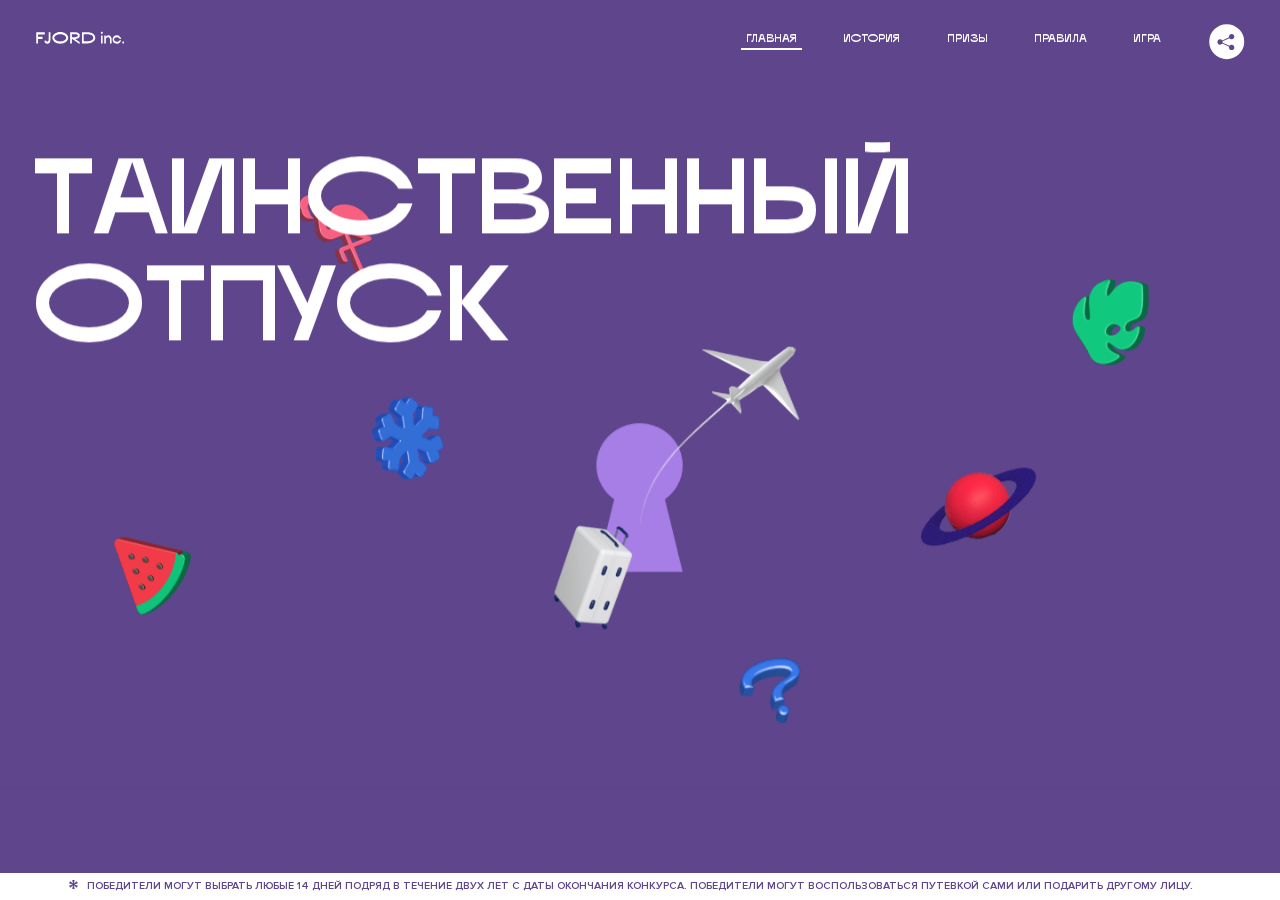
<file: 7/index.html>
<!DOCTYPE html>
<html lang="ru">
<head>
  <meta charset="UTF-8">
  <meta name="description" content="">
  <meta name="viewport" content="width=device-width, initial-scale=1.0">
  <meta http-equiv="X-UA-Compatible" content="ie=edge">
  <title>Mysterious Vacation</title>
  <link rel="stylesheet" href="css/style.min.css">
<link href="css/style.min.css" rel="stylesheet">  <base href="https://htmlacademy-animation.github.io/42764-magic-vacation-1/7/">
</head>
<body>

  <header class="page-header js-header">
    <div class="page-header__wrapper">
      <a href="#" class="page-header__logo" aria-label="Перейти на страницу FJORD.Inc">
        <svg width="100" height="15" viewBox="0 0 100 15" fill="none" xmlns="http://www.w3.org/2000/svg">
          <path d="M0.26 1.4V14H2.276V8.906H7.334V6.44H2.276V3.848H9.872V1.4H0.26ZM12.733 14.36C15.127 14.36 16.243 12.65 16.243 9.5V1.4H14.263V8.96C14.263 11.21 13.723 11.876 12.733 11.876C11.833 11.876 11.473 11.3 11.347 10.58L9.36702 10.94C9.63702 13.046 10.663 14.36 12.733 14.36ZM18.3918 7.7C18.3918 11.372 22.3878 14.36 27.3198 14.36C32.2518 14.36 36.2478 11.372 36.2478 7.7C36.2478 4.028 32.2518 1.04 27.3198 1.04C22.3878 1.04 18.3918 4.028 18.3918 7.7ZM20.6058 7.7C20.6058 5.378 23.6118 3.524 27.3198 3.524C30.9918 3.524 33.9798 5.378 33.9798 7.7C33.9798 10.004 30.9918 11.858 27.3198 11.858C23.6118 11.858 20.6058 10.004 20.6058 7.7ZM40.403 14V8.906H40.799L49.079 14.702V12.38L44.039 8.906H44.201C47.999 8.906 49.277 7.304 49.277 5.162C49.277 3.092 47.999 1.4 44.201 1.4H38.387V14H40.403ZM43.535 3.722C45.785 3.722 47.045 4.136 47.045 5.432C47.045 6.764 45.785 7.034 43.535 7.034H40.403V3.722H43.535ZM51.6936 1.382V14H57.8676C62.7456 14 66.7236 11.534 66.7236 7.7C66.7236 3.848 62.7456 1.382 57.8676 1.382H51.6936ZM53.7096 11.624V3.722H57.5436C61.5396 3.722 64.4916 5.018 64.4916 7.7C64.4916 10.238 61.5396 11.624 57.5436 11.624H53.7096ZM73.1832 14.018H74.9832V5H73.1832V14.018ZM72.9132 1.976C72.9132 2.57 73.3992 3.092 74.0832 3.092C74.7492 3.092 75.2352 2.57 75.2352 1.976C75.2352 1.382 74.7672 0.805999 74.0832 0.805999C73.3812 0.805999 72.9132 1.382 72.9132 1.976ZM76.7867 14H78.5687V9.104C78.7487 8.006 79.5947 6.962 81.0887 6.962C82.1147 6.962 83.2667 7.448 83.2667 9.554V14H85.0487V9.014C85.0487 6.152 83.2307 4.73 81.3587 4.73C79.9187 4.73 79.0727 5.558 78.5687 6.854V5H76.7867V14ZM90.9898 14.27C93.5098 14.27 95.3818 12.506 95.7238 10.328H94.0498C93.7258 11.3 92.6998 12.02 90.9898 12.02C88.8478 12.02 87.7678 10.922 87.7678 9.59C87.7678 8.24 88.8478 6.962 90.9898 6.962C92.7538 6.962 93.7978 7.844 94.0858 8.924H95.7418C95.4358 6.71 93.6178 4.73 90.9898 4.73C88.0918 4.73 86.1298 7.124 86.1298 9.59C86.1298 12.074 88.1278 14.27 90.9898 14.27ZM97.0693 12.938C97.0693 13.658 97.5553 14.144 98.2753 14.144C98.9953 14.144 99.4813 13.658 99.4813 12.938C99.4813 12.2 98.9953 11.714 98.2753 11.714C97.5553 11.714 97.0693 12.2 97.0693 12.938Z" fill="currentColor"></path>
        </svg>
      </a>
      <button class="page-header__toggler js-menu-toggler" type="button" aria-label="Управление мобильным меню"><span>Меню</span></button>
      <nav class="page-header__nav">
        <div class="page-header__menu js-menu" id="menu">
          <ul>
            <li>
              <a class="js-menu-link active" href="#top" data-href="top">главная</a>
            </li>
            <li>
              <a class="js-menu-link" href="#story" data-href="story">история</a>
            </li>
            <li>
              <a class="js-menu-link" href="#prizes" data-href="prizes">призы</a>
            </li>
            <li>
              <a class="js-menu-link" href="#rules" data-href="rules">правила</a>
            </li>
            <li>
              <a class="js-menu-link" href="#game" data-href="game">игра</a>
            </li>
          </ul>
        </div>
        <div class="page-header__social">
          <div class="social-block js-social-block">
            <button class="social-block__toggler" aria-label="Управлять блоком с социальными кнопками">
              <svg width="26" height="22" viewBox="0 0 27 22" fill="none" xmlns="http://www.w3.org/2000/svg">
                <path d="M19.6721 7.43664C21.6273 7.43664 23.213 5.85095 23.213 3.89566C23.213 1.94037 21.6273 0.354675 19.6721 0.354675C17.7168 0.354675 16.1311 1.94037 16.1311 3.89566C16.1311 4.19968 16.1728 4.49178 16.2458 4.77345L7.21751 8.95527C6.57519 8.05214 5.52303 7.46049 4.33078 7.46049C2.37549 7.46049 0.789795 9.04618 0.789795 11.0015C0.789795 12.9568 2.37549 14.5425 4.33078 14.5425C5.52303 14.5425 6.57668 13.9508 7.21751 13.0477L16.2458 17.2295C16.1743 17.5112 16.1311 17.8033 16.1311 18.1073C16.1311 20.0626 17.7168 21.6483 19.6721 21.6483C21.6273 21.6483 23.213 20.0626 23.213 18.1073C23.213 16.152 21.6273 14.5663 19.6721 14.5663C18.4798 14.5663 17.4262 15.158 16.7853 16.0611L7.75701 11.8793C7.82854 11.5976 7.87176 11.3055 7.87176 11.0015C7.87176 10.6974 7.83003 10.4053 7.75701 10.1237L16.7853 5.94186C17.4262 6.84499 18.4783 7.43664 19.6721 7.43664Z" fill="currentColor"></path>
              </svg>
            </button>
            <ul class="social-block__list">
              <li>
                <a class="social-block__link social-block__link--fb" href="#" aria-label="Мы на Facebook">
                  <svg width="8" height="17" viewBox="0 0 8 17" fill="none" xmlns="http://www.w3.org/2000/svg">
                    <path d="M4.24646 16.9899H1.09275L1.05793 8.49828H0V5.30707H1.05793V3.81124C1.05793 1.42084 2.57654 0 5.21735 0H7.41758V3.18585H5.30841C4.28262 3.18585 4.2478 3.48582 4.2478 4.24914V5.30707H7.42964L7.16716 8.49828H4.2478V16.9899H4.24646Z" fill="currentColor"></path>
                  </svg>
                </a>
              </li>
              <li>
                <a class="social-block__link social-block__link--insta" href="#" aria-label="Мы в Instagram">
                  <svg width="15" height="15" viewBox="0 0 15 15" fill="none" xmlns="http://www.w3.org/2000/svg">
                    <path d="M11.0197 0H4.19806C2.14246 0 0.471191 1.66993 0.471191 3.72285V10.5499C0.471191 12.6082 2.14112 14.2727 4.19806 14.2727H11.0197C13.0753 14.2727 14.7466 12.6082 14.7466 10.5499V3.72285C14.7466 1.67127 13.0753 0 11.0197 0ZM11.0197 12.4849H4.19806C3.13076 12.4849 2.26432 11.6158 2.26432 10.5512V3.72419C2.26432 2.65956 3.13076 1.79715 4.19806 1.79715H11.0197C12.087 1.79715 12.9535 2.6609 12.9535 3.72419V10.5512C12.9535 11.6145 12.087 12.4849 11.0197 12.4849Z" fill="currentColor"></path>
                    <path d="M7.60887 3.11084C5.38989 3.11084 3.58203 4.9187 3.58203 7.14036C3.58203 9.35532 5.38989 11.1645 7.60887 11.1645C9.83053 11.1645 11.6357 9.35666 11.6357 7.14036C11.6357 4.9187 9.83053 3.11084 7.60887 3.11084ZM7.60887 9.36871C6.37551 9.36871 5.37784 8.37372 5.37784 7.14036C5.37784 5.90699 6.37551 4.90665 7.60887 4.90665C8.83822 4.90665 9.84259 5.90833 9.84259 7.14036C9.84392 8.37238 8.83822 9.36871 7.60887 9.36871Z" fill="currentColor"></path>
                    <path d="M11.3573 2.35962C10.8256 2.35962 10.3931 2.79752 10.3931 3.32381C10.3931 3.85546 10.8256 4.29336 11.3573 4.29336C11.8862 4.29336 12.3215 3.85546 12.3215 3.32381C12.3215 2.79752 11.8862 2.35962 11.3573 2.35962Z" fill="currentColor"></path>
                  </svg>
                </a>
              </li>
              <li>
                <a class="social-block__link social-block__link--vk" href="#" aria-label="Мы ВКонтакте">
                  <svg width="17" height="10" viewBox="0 0 17 10" fill="none" xmlns="http://www.w3.org/2000/svg">
                    <path d="M14.1234 4.9002C14.1234 4.9002 16.3623 1.72708 16.5866 0.680242C16.6595 0.312285 16.4947 0.103188 16.1069 0.103188C16.1069 0.103188 14.8193 0.103188 14.168 0.103188C13.7235 0.103188 13.5587 0.293278 13.4235 0.579768C13.4235 0.579768 12.3724 2.82553 11.0969 4.24712C10.6861 4.70333 10.4781 4.84318 10.2511 4.84318C10.0646 4.84318 9.98625 4.6911 9.98625 4.27834V0.649016C9.98625 0.147997 9.92545 0.00135496 9.5066 0.00135496H6.39628C6.15578 0.00135496 6.0085 0.134417 6.0085 0.324506C6.0085 0.801084 6.73406 0.908351 6.73406 2.20231V4.87305C6.73406 5.40529 6.70569 5.61575 6.45303 5.61575C5.78016 5.61575 4.19528 3.30618 3.30623 0.678887C3.12923 0.145282 2.93737 0 2.43475 0H0.486409C0.205373 0 0 0.190085 0 0.476576C0 0.991172 0.60666 3.40801 2.99277 6.64358C4.59927 8.8201 6.70569 10 8.60269 10C9.76196 10 10.0416 9.80312 10.0416 9.31432V7.63883C10.0416 7.22607 10.2065 7.04956 10.4429 7.04956C10.7078 7.04956 11.1847 7.13238 12.2805 8.22268C13.5843 9.47862 13.6762 10 14.3896 10H16.5676C16.7919 10 17 9.89273 17 9.52342C17 9.02919 16.3623 8.15343 15.384 7.10659C14.9801 6.56755 14.3302 5.98914 14.1248 5.72301C13.8275 5.40801 13.9154 5.23014 14.1234 4.9002Z" fill="currentColor"></path>
                  </svg>
                </a>
              </li>
            </ul>
          </div>
        </div>
      </nav>
    </div>
  </header>

  <main class="page-content">

    <section class="animation-screen"></section>

    <section class="screen screen--hidden screen--intro js-scrollspy" id="top">
      <div class="screen__wrapper">
        <div class="intro">
          <h1 class="intro__title">Таинственный отпуск</h1>
          <div class="intro__content">
            <div class="intro__info">
              <p class="intro__label">Даты проведения конкурса:</p>
              <p class="intro__date">01 — 31.05 / 2020</p>
            </div>
            <div class="intro__message">
              <p>
                Отгадай первым место назначения и&nbsp;отправься в&nbsp;путешествие в&nbsp;любое время или получи один из многочисленных призов
                <svg width="16" height="16" viewBox="0 0 10 10" fill="none" xmlns="http://www.w3.org/2000/svg">
                  <path d="M0 6.35337L3.90271 4.99012L0 3.64663L1.34615 1.32374L4.44287 4.01073L3.67364 0H6.34615L5.57692 4.01073L8.65385 1.32374L10 3.64663L6.13405 4.99012L10 6.35337L8.65385 8.65651L5.57692 5.98927L6.34615 10H3.67364L4.44287 5.96952L1.34615 8.65651L0 6.35337Z" fill="currentColor"></path>
                </svg>
              </p>
            </div>
          </div>
        </div>
      </div>
      <div class="screen__footer js-footer">
        <button class="screen__footer-enlarge js-footer-toggler" type="button" aria-label="Показать сообщение">
          <svg width="10" height="10" viewBox="0 0 10 10" fill="none" xmlns="http://www.w3.org/2000/svg">
            <path d="M0 6.35337L3.90271 4.99012L0 3.64663L1.34615 1.32374L4.44287 4.01073L3.67364 0H6.34615L5.57692 4.01073L8.65385 1.32374L10 3.64663L6.13405 4.99012L10 6.35337L8.65385 8.65651L5.57692 5.98927L6.34615 10H3.67364L4.44287 5.96952L1.34615 8.65651L0 6.35337Z" fill="currentColor"></path>
          </svg>
        </button>
        <button class="screen__footer-collapse js-footer-toggler" type="button" aria-label="Скрыть сообщение">
          <svg width="13" height="13" viewBox="0 0 13 13" fill="none" xmlns="http://www.w3.org/2000/svg">
            <line x1="12.3536" y1="0.353553" x2="0.738349" y2="11.9688" stroke="currentColor"></line>
            <line x1="0.738319" y1="0.539925" x2="12.3535" y2="12.1551" stroke="currentColor"></line>
          </svg>
        </button>
        <div class="screen__footer-wrapper">
          <div class="screen__footer-announce">
            <p class="screen__footer-label">Даты проведения конкурса:</p>
            <p class="screen__footer-date">01 — 31.05 / 2020</p>
          </div>
          <div class="screen__footer-note">
            <p>
              <svg width="10" height="10" viewBox="0 0 10 10" fill="none" xmlns="http://www.w3.org/2000/svg">
                <path d="M0 6.35337L3.90271 4.99012L0 3.64663L1.34615 1.32374L4.44287 4.01073L3.67364 0H6.34615L5.57692 4.01073L8.65385 1.32374L10 3.64663L6.13405 4.99012L10 6.35337L8.65385 8.65651L5.57692 5.98927L6.34615 10H3.67364L4.44287 5.96952L1.34615 8.65651L0 6.35337Z" fill="currentColor"></path>
              </svg>
              <span>Победители могут выбрать любые 14 дней подряд в&nbsp;течение двух лет с&nbsp;даты окончания конкурса. Победители могут воспользоваться путевкой сами или подарить другому лицу.</span>
            </p>
          </div>
        </div>
      </div>
    </section>

    <section class="screen screen--hidden screen--story js-scrollspy" id="story">

      <div class="slider swiper-container js-slider">

        <div class="swiper-wrapper">

          <div class="slider__item swiper-slide">
            <h2 class="slider__item-title">История</h2>
            <p class="slider__item-text">Джеймс Таргет был основателем компании &laquo;Fjord Inc.&raquo;. С&nbsp;1965 года &laquo;Fjord Inc.&raquo; прославилась надёжными и&nbsp;удобными чемоданами и&nbsp;аксессуарами для туристов.</p>
          </div>

          <div class="slider__item swiper-slide">
            <p class="slider__item-text">Когда Джеймсу было 7&nbsp;лет, в&nbsp;их&nbsp;доме гостил дядюшка и&nbsp;развлекал детей рассказами о&nbsp;своей поездке в&nbsp;место, показавшееся малышу Таргету невероятным. Тогда Джеймс решил, что однажды посетит его, но&nbsp;не&nbsp;будет рассказывать о&nbsp;мечте, пока не&nbsp;осуществит.</p>
          </div>

          <div class="slider__item swiper-slide">
            <p class="slider__item-text">Джеймс Таргет стал увлеченным путешественником. Он&nbsp;посетил 5&nbsp;континентов, 126&nbsp;стран.</p>
          </div>

          <div class="slider__item swiper-slide">
            <p class="slider__item-text">Он&nbsp;сплавлялся по&nbsp;Амазонке и&nbsp;погружался в&nbsp;пещеры Франции, медитировал в&nbsp;горах Тибета и&nbsp;пожимал руку вождя племени Акугауа.</p>
          </div>

          <div class="slider__item swiper-slide">
            <p class="slider__item-text">Из&nbsp;своих поездок Джеймс Таргет привозил идеи, как сделать свои чемоданы &laquo;Fjord Inc.&raquo; удобными и&nbsp;приспособленными к&nbsp;разным дорожным условиям.</p>
          </div>

          <div class="slider__item swiper-slide">
            <p class="slider__item-text">Всё это время Джеймс не&nbsp;оставлял идею поездки своей мечты. Однако, как только он&nbsp;брался за&nbsp;планирование, возникали препятствия, не&nbsp;позволяющие отправиться туда.</p>
          </div>

          <div class="slider__item swiper-slide">
            <p class="slider__item-text">В&nbsp;возрасте 67&nbsp;лет Джеймс Таргет попал под лавину и&nbsp;погиб. В&nbsp;своём завещании он&nbsp;поручил отправить в&nbsp;заветное путешествие трёх смельчаков, единых с&nbsp;ним духом.</p>
          </div>

          <div class="slider__item swiper-slide">
            <p class="slider__item-text">Тех, кто сможет узнать таинственное место, задавая вопросы специально обученному ИИ&nbsp;&laquo;Соне&raquo;, ждет фантастическое путешествие.</p>
          </div>
        </div>
        <div class="slider__controls">
          <button class="slider__control slider__control--prev js-control-prev" type="button" aria-label="Показать предыдущую историю">
            <svg width="12" height="22" viewBox="0 0 12 22" fill="none" xmlns="http://www.w3.org/2000/svg">
              <path d="M11 1L1 11L11 21" stroke="currentColor" stroke-width="2" stroke-linejoin="round"></path>
            </svg>
          </button>
          <button class="slider__control slider__control--next js-control-next" type="button" aria-label="Показать следующую историю">
            <svg width="12" height="22" viewBox="0 0 12 22" fill="none" xmlns="http://www.w3.org/2000/svg">
              <path d="M1 1L11 11L1 21" stroke="currentColor" stroke-width="2" stroke-linejoin="round"></path>
            </svg>
          </button>
        </div>
        <div class="slider__pagination swiper-pagination"></div>
      </div>
    </section>

    <section class="screen screen--hidden screen--prizes js-scrollspy" id="prizes">
      <div class="screen__wrapper">
        <div class="prizes">
          <h2 class="prizes__title">ПРизы</h2>
          <div class="prizes__lead">
            <p>Найди ответ и&nbsp;получи один из&nbsp;призов:</p>
          </div>
          <ul class="prizes__list">
            <li class="prizes__item prizes__item--journeys">
              <div class="prizes__icon">
                <picture>
                  <source srcset="img/additional-award-from.svg" media="(orientation: portrait)">
                  <img src="img/additional-award-from.svg" alt="">
                </picture>
              </div>
              <p class="prizes__desc">
                <b>3</b>
                <span>загадочных путешествия</span>
              </p>
            </li>
            <li class="prizes__item prizes__item--cases">
              <div class="prizes__icon">
                <picture>
                  <source srcset="img/prize2-mob.svg" media="(orientation: portrait)">
                  <img src="img/prize2.svg" alt="">
                </picture>
              </div>
              <p class="prizes__desc">
                <b>7</b>
                <span>надежных чемоданов</span>
              </p>
            </li>
            <li class="prizes__item prizes__item--codes">
              <div class="prizes__icon">
                <picture>
                  <source srcset="img/prize3-mob.svg" media="(orientation: portrait)">
                  <img src="img/prize3.svg" alt="">
                </picture>
              </div>
              <p class="prizes__desc">
                <b>900</b>
                <span>
                  промокодов на&nbsp;скидку 15%
                  <svg width="10" height="10" viewBox="0 0 10 10" fill="none" xmlns="http://www.w3.org/2000/svg">
                    <path d="M0 6.35337L3.90271 4.99012L0 3.64663L1.34615 1.32374L4.44287 4.01073L3.67364 0H6.34615L5.57692 4.01073L8.65385 1.32374L10 3.64663L6.13405 4.99012L10 6.35337L8.65385 8.65651L5.57692 5.98927L6.34615 10H3.67364L4.44287 5.96952L1.34615 8.65651L0 6.35337Z" fill="currentColor"></path>
                  </svg>
                </span>
              </p>
            </li>
          </ul>
        </div>
      </div>
      <div class="screen__footer js-footer">
        <button class="screen__footer-enlarge js-footer-toggler" type="button" aria-label="Показать сообщение">
          <svg width="10" height="10" viewBox="0 0 10 10" fill="none" xmlns="http://www.w3.org/2000/svg">
            <path d="M0 6.35337L3.90271 4.99012L0 3.64663L1.34615 1.32374L4.44287 4.01073L3.67364 0H6.34615L5.57692 4.01073L8.65385 1.32374L10 3.64663L6.13405 4.99012L10 6.35337L8.65385 8.65651L5.57692 5.98927L6.34615 10H3.67364L4.44287 5.96952L1.34615 8.65651L0 6.35337Z" fill="currentColor"></path>
          </svg>
        </button>
        <button class="screen__footer-collapse js-footer-toggler" type="button" aria-label="Скрыть сообщение">
          <svg width="13" height="13" viewBox="0 0 13 13" fill="none" xmlns="http://www.w3.org/2000/svg">
            <line x1="12.3536" y1="0.353553" x2="0.738349" y2="11.9688" stroke="currentColor"></line>
            <line x1="0.738319" y1="0.539925" x2="12.3535" y2="12.1551" stroke="currentColor"></line>
          </svg>
        </button>
        <div class="screen__footer-wrapper">
          <div class="screen__footer-announce">
            <p class="screen__footer-label">Даты проведения конкурса:</p>
            <p class="screen__footer-date">01 — 31.05 / 2020</p>
          </div>
          <div class="screen__footer-note">
            <p>
              <svg width="10" height="10" viewBox="0 0 10 10" fill="none" xmlns="http://www.w3.org/2000/svg">
                <path d="M0 6.35337L3.90271 4.99012L0 3.64663L1.34615 1.32374L4.44287 4.01073L3.67364 0H6.34615L5.57692 4.01073L8.65385 1.32374L10 3.64663L6.13405 4.99012L10 6.35337L8.65385 8.65651L5.57692 5.98927L6.34615 10H3.67364L4.44287 5.96952L1.34615 8.65651L0 6.35337Z" fill="currentColor"></path>
              </svg>
              <span>Скидка&nbsp;15% на&nbsp;единоразовое приобретение путёвки с&nbsp;1&nbsp;июня 2020 по&nbsp;31&nbsp;мая 2022&nbsp;года. Суммируется с&nbsp;другими акциями</span>
            </p>
          </div>
        </div>
      </div>
    </section>

    <section class="screen screen--hidden screen--rules js-scrollspy" id="rules">
      <div class="screen__wrapper">
        <div class="rules">
          <h2 class="rules__title">Правила</h2>
          <div class="rules__lead">
            <p>Для того чтобы получить наследство Джеймса Таргета, тебе нужно выведать у&nbsp;&laquo;Сони&raquo;, куда предстоит отправиться тебе в&nbsp;случае победы</p>
          </div>
          <ol class="rules__list">
            <li class="rules__item">
              <p>Тебе отводится <br>5&nbsp;минут</p>
            </li>
            <li class="rules__item">
              <p>Задавай любые вопросы в&nbsp;текстовом поле</p>
            </li>
            <li class="rules__item">
              <p>Нажимай кнопку &laquo;Узнать&raquo;, чтобы получить ответ</p>
            </li>
            <li class="rules__item">
              <p>&laquo;Соня&raquo; может отвечать только&nbsp;Да или Нет</p>
            </li>
          </ol>
          <a href="#game" class="rules__link btn">Погнали!</a>
        </div>
      </div>
      <div class="screen__disclaimer">
        <div class="disclaimer">
          <ul>
            <li>
              <a href="#">Правовая информация</a>
            </li>
            <li>
              <a href="#">Подробные правила</a>
            </li>
          </ul>
        </div>
      </div>
    </section>

    <section class="screen screen--hidden screen--game js-scrollspy" id="game">
      <div class="screen__wrapper">
        <div class="game">
          <div class="game__header">
            <h2 class="game__title">Игра</h2>
            <div class="game__counter">
              <span>05</span>:<span>00</span>
            </div>
          </div>
          <div class="game__body">
            <div class="chat">
              <div class="chat__body js-chat">
                <ul class="chat__list" id="messages"></ul>
              </div>
              <div class="chat__footer">
                <form action="#" method="post" class="form" id="message-form">
                  <label for="message-field" class="visually-hidden">Поле для ввода вопроса</label>
                  <input type="text" class="form__field" id="message-field">
                  <button class="form__button btn">
                    Узнать
                    <svg width="18" height="19" viewBox="0 0 18 19" fill="none" xmlns="http://www.w3.org/2000/svg">
                      <path stroke="currentColor" stroke-width="2" d="M9 19V1"></path>
                      <path d="M1 9l8-8 8 8" stroke="currentColor" stroke-width="2" stroke-linejoin="round"></path>
                    </svg>
                  </button>
                </form>
              </div>
            </div>
          </div>
          <!-- временные кнопки для показа результата -->
          <div class="game__buttons">
            <button class="game__button btn js-show-result" type="button" data-target="result">Положительный результат</button>
            <button class="game__button btn js-show-result" type="button" data-target="result2">Положительный результат - 2</button>
            <button class="game__button btn js-show-result" type="button" data-target="result3">Отрицательный результат</button>
          </div>
        </div>
      </div>
    </section>

    <section class="screen screen--hidden screen--result" id="result">
      <div class="screen__wrapper">
        <div class="result result--trip">
          <div class="result__image">
            <picture>
              <source srcset="img/result1-mob.png 1x, img/result1-mob@2x.png 2x" media="(max-width: 768px) and (orientation: portrait)">
              <img src="img/result1.png" srcset="img/result1@2x.png 2x" alt="">
            </picture>
          </div>
          <h2 class="result__title">
            <span class="visually-hidden">ПОбеда!</span>
            <svg xmlns="http://www.w3.org/2000/svg" viewBox="0 0 568.85 109.24">
              <path d="M16,24.44V92H2.6V8H75V92H61.52V24.44H16Z" transform="translate(-2.1 -1.5)" fill="none" stroke="currentColor"></path>
              <path d="M148.76,5.6c32.88,0,59.52,19.92,59.52,44.4s-26.64,44.4-59.52,44.4S89.24,74.48,89.24,50,115.88,5.6,148.76,5.6Zm0,72.12c24.48,0,44.4-12.36,44.4-27.72s-19.92-27.84-44.4-27.84C124,22.16,104,34.52,104,50S124,77.72,148.76,77.72Z" transform="translate(-2.1 -1.5)" fill="none" stroke="currentColor"></path>
              <path d="M287.36,8V24.44H236v14.4h25.32c25.44,0,34,11.16,34,26.52,0,15.6-8.52,26.64-34,26.64H222.56V8h64.8ZM256.88,76.52c15.12,0,23.52-2,23.52-11.52S272,54.44,256.88,54.44H236V76.52h20.88Z" transform="translate(-2.1 -1.5)" fill="none" stroke="currentColor"></path>
              <path d="M371.47,8V24.44H320.84V41.6h33.6V58h-33.6V75.56h50.64V92H307.4V8h64.08Z" transform="translate(-2.1 -1.5)" fill="none" stroke="currentColor"></path>
              <path d="M382.39,110.24V75.56h7.44c4.56-4.68,7.8-18.36,8.76-56L399,8h48.6V75.56h10v34.68H442.87V92H397v18.24H382.39Zm51.72-34.68V24.44H411.55v3.12c-0.48,22.44-3.24,37.68-7.2,48h29.76Z" transform="translate(-2.1 -1.5)" fill="none" stroke="currentColor"></path>
              <path d="M463.75,92l28-84h27.12l28.08,84H533.47l-7.8-23.52h-37.8L480.07,92H463.75Zm56.64-40L507,11.84,493.51,52h26.88Z" transform="translate(-2.1 -1.5)" fill="none" stroke="currentColor"></path>
              <path d="M554.12,70.4L555.55,2H569l1.44,68.4H554.12Zm8.28,6.36c4.8,0,8,3.24,8,8.16a8,8,0,1,1-16.08,0C554.35,80,557.59,76.76,562.39,76.76Z" transform="translate(-2.1 -1.5)" fill="none" stroke="currentColor"></path>
            </svg>
          </h2>
          <div class="result__text">
            <p>ты&nbsp;отправляешься в&nbsp;Арктику!</p>
          </div>
          <div class="result__form">
            <form action="#" method="post" class="form form--result">
              <label for="email-field" class="form__label">зарегистрируй результат</label>
              <input type="email" class="form__field" id="email-field" placeholder="e-mail для регистации результата и получения приза" required="">
              <button class="form__button btn">
                отправить
                <svg width="18" height="19" viewBox="0 0 18 19" fill="none" xmlns="http://www.w3.org/2000/svg">
                  <path stroke="currentColor" stroke-width="2" d="M9 19V1"></path>
                  <path d="M1 9l8-8 8 8" stroke="currentColor" stroke-width="2" stroke-linejoin="round"></path>
                </svg>
              </button>
            </form>
          </div>
        </div>
      </div>
    </section>

    <section class="screen screen--hidden screen--result" id="result2">
      <div class="screen__wrapper">
        <div class="result result--prize">
          <div class="result__image">
            <picture>
              <source srcset="img/result2-mob.png 1x, img/result2-mob@2x.png 2x" media="(max-width: 768px) and (orientation: portrait)">
              <img src="img/result2.png" srcset="img/result2@2x.png 2x" alt="">
            </picture>
          </div>
          <h2 class="result__title">
            <span class="visually-hidden">ПОбеда!</span>
            <svg xmlns="http://www.w3.org/2000/svg" viewBox="0 0 568.85 109.24">
              <path d="M16,24.44V92H2.6V8H75V92H61.52V24.44H16Z" transform="translate(-2.1 -1.5)" fill="none" stroke="currentColor"></path>
              <path d="M148.76,5.6c32.88,0,59.52,19.92,59.52,44.4s-26.64,44.4-59.52,44.4S89.24,74.48,89.24,50,115.88,5.6,148.76,5.6Zm0,72.12c24.48,0,44.4-12.36,44.4-27.72s-19.92-27.84-44.4-27.84C124,22.16,104,34.52,104,50S124,77.72,148.76,77.72Z" transform="translate(-2.1 -1.5)" fill="none" stroke="currentColor"></path>
              <path d="M287.36,8V24.44H236v14.4h25.32c25.44,0,34,11.16,34,26.52,0,15.6-8.52,26.64-34,26.64H222.56V8h64.8ZM256.88,76.52c15.12,0,23.52-2,23.52-11.52S272,54.44,256.88,54.44H236V76.52h20.88Z" transform="translate(-2.1 -1.5)" fill="none" stroke="currentColor"></path>
              <path d="M371.47,8V24.44H320.84V41.6h33.6V58h-33.6V75.56h50.64V92H307.4V8h64.08Z" transform="translate(-2.1 -1.5)" fill="none" stroke="currentColor"></path>
              <path d="M382.39,110.24V75.56h7.44c4.56-4.68,7.8-18.36,8.76-56L399,8h48.6V75.56h10v34.68H442.87V92H397v18.24H382.39Zm51.72-34.68V24.44H411.55v3.12c-0.48,22.44-3.24,37.68-7.2,48h29.76Z" transform="translate(-2.1 -1.5)" fill="none" stroke="currentColor"></path>
              <path d="M463.75,92l28-84h27.12l28.08,84H533.47l-7.8-23.52h-37.8L480.07,92H463.75Zm56.64-40L507,11.84,493.51,52h26.88Z" transform="translate(-2.1 -1.5)" fill="none" stroke="currentColor"></path>
              <path d="M554.12,70.4L555.55,2H569l1.44,68.4H554.12Zm8.28,6.36c4.8,0,8,3.24,8,8.16a8,8,0,1,1-16.08,0C554.35,80,557.59,76.76,562.39,76.76Z" transform="translate(-2.1 -1.5)" fill="none" stroke="currentColor"></path>
            </svg>
          </h2>
          <div class="result__text">
            <p>чемодан &laquo;Fjord&nbsp;Inc.&raquo;&nbsp;твой</p>
          </div>
          <div class="result__form">
            <form action="#" method="post" class="form form--result">
              <label for="email-field2" class="form__label">зарегистрируй результат</label>
              <input type="email" class="form__field" id="email-field2" placeholder="e-mail для регистации результата и получения приза" required="">
              <button class="form__button btn">
                отправить
                <svg width="18" height="19" viewBox="0 0 18 19" fill="none" xmlns="http://www.w3.org/2000/svg">
                  <path stroke="currentColor" stroke-width="2" d="M9 19V1"></path>
                  <path d="M1 9l8-8 8 8" stroke="currentColor" stroke-width="2" stroke-linejoin="round"></path>
                </svg>
              </button>
            </form>
          </div>
        </div>
      </div>
    </section>

    <section class="screen screen--hidden screen--result" id="result3">
      <div class="screen__wrapper">
        <div class="result result--negative">
          <div class="result__image">
            <picture>
              <source srcset="img/result3-mob.png 1x, img/result3-mob@2x.png 2x" media="(max-width: 768px) and (orientation: portrait)">
              <img src="img/result3.png" srcset="img/result3@2x.png 2x" alt="">
            </picture>
          </div>
          <h2 class="result__title">
            <span class="visually-hidden">Не угадал!</span>
            <svg xmlns="http://www.w3.org/2000/svg" viewBox="0 0 660.77 109.24">
              <path d="M2.66,92V8H16.1V42.2H53.3V8H66.74V92H53.3V58.64H16.1V92H2.66Z" transform="translate(-2.16 -1.5)" fill="none" stroke="currentColor"></path>
              <path d="M147.62,8V24.44H97V41.6h33.6V58H97V75.56h50.64V92H83.54V8h64.08Z" transform="translate(-2.16 -1.5)" fill="none" stroke="currentColor"></path>
              <path d="M199.22,8l20.52,42.36L235.34,8h16.44l-31,84H204.38l9.48-25.92L185.78,8h13.44Z" transform="translate(-2.16 -1.5)" fill="none" stroke="currentColor"></path>
              <path d="M273.74,24.44V92H260.3V8h50.16V24.44H273.74Z" transform="translate(-2.16 -1.5)" fill="none" stroke="currentColor"></path>
              <path d="M307.1,92l28-84h27.12l28.08,84H376.82L369,68.48h-37.8L323.42,92H307.1Zm56.64-40L350.3,11.84,336.86,52h26.88Z" transform="translate(-2.16 -1.5)" fill="none" stroke="currentColor"></path>
              <path d="M396.38,110.24V75.56h7.44c4.56-4.68,7.8-18.36,8.76-56L412.94,8h48.6V75.56h10v34.68H456.86V92H411v18.24H396.38ZM448.1,75.56V24.44H425.54v3.12c-0.48,22.44-3.24,37.68-7.2,48H448.1Z" transform="translate(-2.16 -1.5)" fill="none" stroke="currentColor"></path>
              <path d="M477.74,92l28-84h27.12L560.9,92H547.46l-7.8-23.52h-37.8L494.06,92H477.74Zm56.64-40-13.44-40.2L507.5,52h26.88Z" transform="translate(-2.16 -1.5)" fill="none" stroke="currentColor"></path>
              <path d="M568.7,76.88a13.77,13.77,0,0,0,5,1c6.6,0,10.44-6.24,12-58.32L586.22,8h46.2V92H619V24.44H598.82l-0.12,3.12C597.14,81,589,94.4,573.74,94.4a28.55,28.55,0,0,1-6.72-.84Z" transform="translate(-2.16 -1.5)" fill="none" stroke="currentColor"></path>
              <path d="M646.1,70.4L647.54,2H661l1.44,68.4H646.1Zm8.28,6.36c4.8,0,8,3.24,8,8.16a8,8,0,0,1-16.08,0C646.34,80,649.58,76.76,654.38,76.76Z" transform="translate(-2.16 -1.5)" fill="none" stroke="currentColor"></path>
            </svg>
          </h2>
          <button class="result__button js-play" type="button">
            не сдавайся!
            <span>
              <svg width="27" height="22" viewBox="0 0 27 22" fill="none" xmlns="http://www.w3.org/2000/svg">
                <path d="M10.6899 1.47998C5.42992 1.47998 1.16992 5.73998 1.16992 11C1.16992 16.26 5.42992 20.52 10.6899 20.52C15.9499 20.52 20.2099 16.26 20.2099 11V7.13998" stroke="currentColor" stroke-width="2" stroke-miterlimit="10"></path>
                <path d="M15.1099 12.5099L20.1499 7.13989L25.3099 12.6299" stroke="currentColor" stroke-width="2" stroke-miterlimit="10" stroke-linejoin="round"></path>
              </svg>
            </span>
          </button>
        </div>
      </div>
    </section>

    <section class="fill-screen"></section>
  </main>

<script src="js/script.js"></script></body>
</html>
</file>
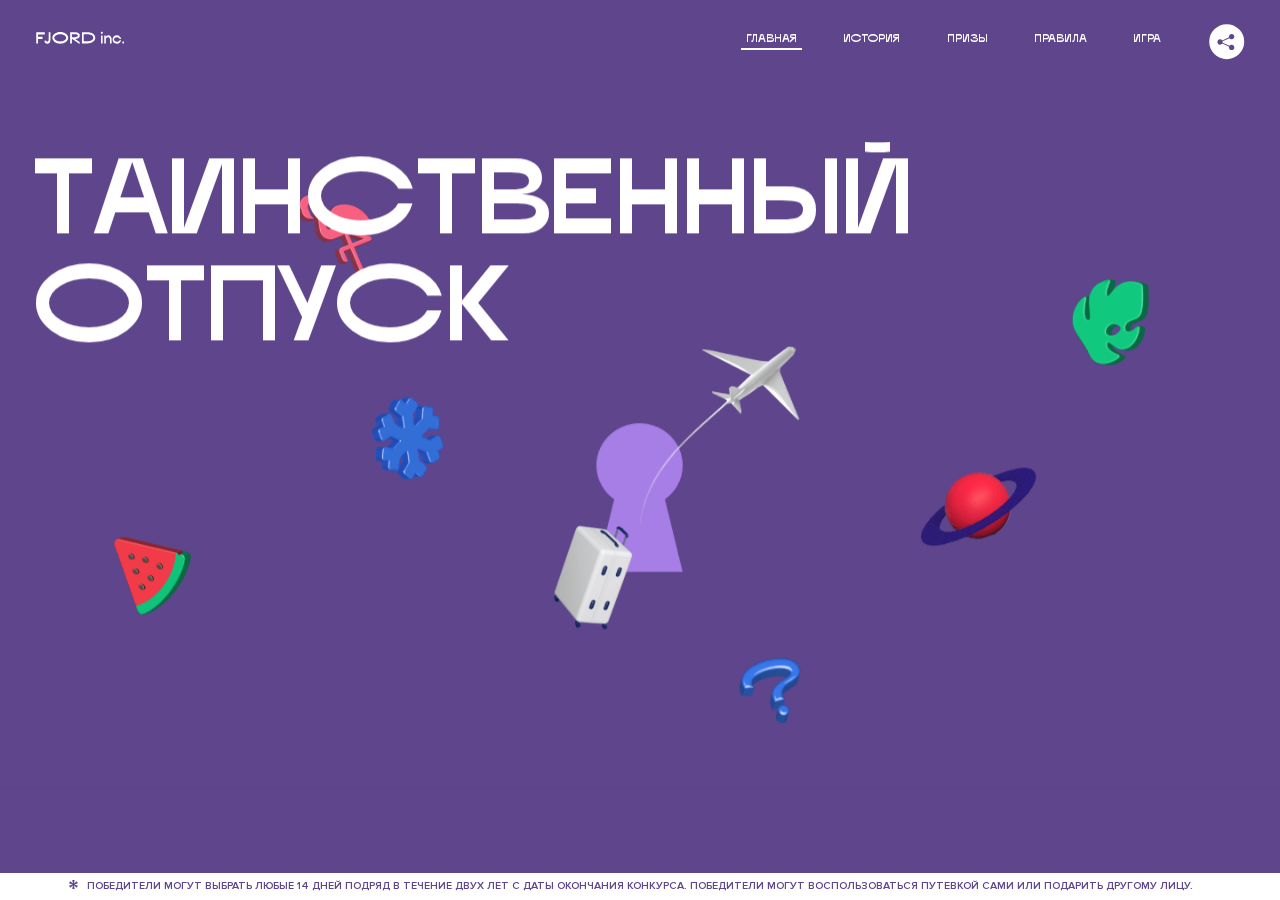
<file: 8/index.html>
<!DOCTYPE html>
<html lang="ru">
<head>
  <meta charset="UTF-8">
  <meta name="description" content="">
  <meta name="viewport" content="width=device-width, initial-scale=1.0">
  <meta http-equiv="X-UA-Compatible" content="ie=edge">
  <title>Mysterious Vacation</title>
  <link rel="stylesheet" href="css/style.min.css">
<link href="css/style.min.css" rel="stylesheet">  <base href="https://htmlacademy-animation.github.io/42764-magic-vacation-1/8/">
</head>
<body>

  <header class="page-header js-header">
    <div class="page-header__wrapper">
      <a href="#" class="page-header__logo" aria-label="Перейти на страницу FJORD.Inc">
        <svg width="100" height="15" viewBox="0 0 100 15" fill="none" xmlns="http://www.w3.org/2000/svg">
          <path d="M0.26 1.4V14H2.276V8.906H7.334V6.44H2.276V3.848H9.872V1.4H0.26ZM12.733 14.36C15.127 14.36 16.243 12.65 16.243 9.5V1.4H14.263V8.96C14.263 11.21 13.723 11.876 12.733 11.876C11.833 11.876 11.473 11.3 11.347 10.58L9.36702 10.94C9.63702 13.046 10.663 14.36 12.733 14.36ZM18.3918 7.7C18.3918 11.372 22.3878 14.36 27.3198 14.36C32.2518 14.36 36.2478 11.372 36.2478 7.7C36.2478 4.028 32.2518 1.04 27.3198 1.04C22.3878 1.04 18.3918 4.028 18.3918 7.7ZM20.6058 7.7C20.6058 5.378 23.6118 3.524 27.3198 3.524C30.9918 3.524 33.9798 5.378 33.9798 7.7C33.9798 10.004 30.9918 11.858 27.3198 11.858C23.6118 11.858 20.6058 10.004 20.6058 7.7ZM40.403 14V8.906H40.799L49.079 14.702V12.38L44.039 8.906H44.201C47.999 8.906 49.277 7.304 49.277 5.162C49.277 3.092 47.999 1.4 44.201 1.4H38.387V14H40.403ZM43.535 3.722C45.785 3.722 47.045 4.136 47.045 5.432C47.045 6.764 45.785 7.034 43.535 7.034H40.403V3.722H43.535ZM51.6936 1.382V14H57.8676C62.7456 14 66.7236 11.534 66.7236 7.7C66.7236 3.848 62.7456 1.382 57.8676 1.382H51.6936ZM53.7096 11.624V3.722H57.5436C61.5396 3.722 64.4916 5.018 64.4916 7.7C64.4916 10.238 61.5396 11.624 57.5436 11.624H53.7096ZM73.1832 14.018H74.9832V5H73.1832V14.018ZM72.9132 1.976C72.9132 2.57 73.3992 3.092 74.0832 3.092C74.7492 3.092 75.2352 2.57 75.2352 1.976C75.2352 1.382 74.7672 0.805999 74.0832 0.805999C73.3812 0.805999 72.9132 1.382 72.9132 1.976ZM76.7867 14H78.5687V9.104C78.7487 8.006 79.5947 6.962 81.0887 6.962C82.1147 6.962 83.2667 7.448 83.2667 9.554V14H85.0487V9.014C85.0487 6.152 83.2307 4.73 81.3587 4.73C79.9187 4.73 79.0727 5.558 78.5687 6.854V5H76.7867V14ZM90.9898 14.27C93.5098 14.27 95.3818 12.506 95.7238 10.328H94.0498C93.7258 11.3 92.6998 12.02 90.9898 12.02C88.8478 12.02 87.7678 10.922 87.7678 9.59C87.7678 8.24 88.8478 6.962 90.9898 6.962C92.7538 6.962 93.7978 7.844 94.0858 8.924H95.7418C95.4358 6.71 93.6178 4.73 90.9898 4.73C88.0918 4.73 86.1298 7.124 86.1298 9.59C86.1298 12.074 88.1278 14.27 90.9898 14.27ZM97.0693 12.938C97.0693 13.658 97.5553 14.144 98.2753 14.144C98.9953 14.144 99.4813 13.658 99.4813 12.938C99.4813 12.2 98.9953 11.714 98.2753 11.714C97.5553 11.714 97.0693 12.2 97.0693 12.938Z" fill="currentColor"></path>
        </svg>
      </a>
      <button class="page-header__toggler js-menu-toggler" type="button" aria-label="Управление мобильным меню"><span>Меню</span></button>
      <nav class="page-header__nav">
        <div class="page-header__menu js-menu" id="menu">
          <ul>
            <li>
              <a class="js-menu-link active" href="#top" data-href="top">главная</a>
            </li>
            <li>
              <a class="js-menu-link" href="#story" data-href="story">история</a>
            </li>
            <li>
              <a class="js-menu-link" href="#prizes" data-href="prizes">призы</a>
            </li>
            <li>
              <a class="js-menu-link" href="#rules" data-href="rules">правила</a>
            </li>
            <li>
              <a class="js-menu-link" href="#game" data-href="game">игра</a>
            </li>
          </ul>
        </div>
        <div class="page-header__social">
          <div class="social-block js-social-block">
            <button class="social-block__toggler" aria-label="Управлять блоком с социальными кнопками">
              <svg width="26" height="22" viewBox="0 0 27 22" fill="none" xmlns="http://www.w3.org/2000/svg">
                <path d="M19.6721 7.43664C21.6273 7.43664 23.213 5.85095 23.213 3.89566C23.213 1.94037 21.6273 0.354675 19.6721 0.354675C17.7168 0.354675 16.1311 1.94037 16.1311 3.89566C16.1311 4.19968 16.1728 4.49178 16.2458 4.77345L7.21751 8.95527C6.57519 8.05214 5.52303 7.46049 4.33078 7.46049C2.37549 7.46049 0.789795 9.04618 0.789795 11.0015C0.789795 12.9568 2.37549 14.5425 4.33078 14.5425C5.52303 14.5425 6.57668 13.9508 7.21751 13.0477L16.2458 17.2295C16.1743 17.5112 16.1311 17.8033 16.1311 18.1073C16.1311 20.0626 17.7168 21.6483 19.6721 21.6483C21.6273 21.6483 23.213 20.0626 23.213 18.1073C23.213 16.152 21.6273 14.5663 19.6721 14.5663C18.4798 14.5663 17.4262 15.158 16.7853 16.0611L7.75701 11.8793C7.82854 11.5976 7.87176 11.3055 7.87176 11.0015C7.87176 10.6974 7.83003 10.4053 7.75701 10.1237L16.7853 5.94186C17.4262 6.84499 18.4783 7.43664 19.6721 7.43664Z" fill="currentColor"></path>
              </svg>
            </button>
            <ul class="social-block__list">
              <li>
                <a class="social-block__link social-block__link--fb" href="#" aria-label="Мы на Facebook">
                  <svg width="8" height="17" viewBox="0 0 8 17" fill="none" xmlns="http://www.w3.org/2000/svg">
                    <path d="M4.24646 16.9899H1.09275L1.05793 8.49828H0V5.30707H1.05793V3.81124C1.05793 1.42084 2.57654 0 5.21735 0H7.41758V3.18585H5.30841C4.28262 3.18585 4.2478 3.48582 4.2478 4.24914V5.30707H7.42964L7.16716 8.49828H4.2478V16.9899H4.24646Z" fill="currentColor"></path>
                  </svg>
                </a>
              </li>
              <li>
                <a class="social-block__link social-block__link--insta" href="#" aria-label="Мы в Instagram">
                  <svg width="15" height="15" viewBox="0 0 15 15" fill="none" xmlns="http://www.w3.org/2000/svg">
                    <path d="M11.0197 0H4.19806C2.14246 0 0.471191 1.66993 0.471191 3.72285V10.5499C0.471191 12.6082 2.14112 14.2727 4.19806 14.2727H11.0197C13.0753 14.2727 14.7466 12.6082 14.7466 10.5499V3.72285C14.7466 1.67127 13.0753 0 11.0197 0ZM11.0197 12.4849H4.19806C3.13076 12.4849 2.26432 11.6158 2.26432 10.5512V3.72419C2.26432 2.65956 3.13076 1.79715 4.19806 1.79715H11.0197C12.087 1.79715 12.9535 2.6609 12.9535 3.72419V10.5512C12.9535 11.6145 12.087 12.4849 11.0197 12.4849Z" fill="currentColor"></path>
                    <path d="M7.60887 3.11084C5.38989 3.11084 3.58203 4.9187 3.58203 7.14036C3.58203 9.35532 5.38989 11.1645 7.60887 11.1645C9.83053 11.1645 11.6357 9.35666 11.6357 7.14036C11.6357 4.9187 9.83053 3.11084 7.60887 3.11084ZM7.60887 9.36871C6.37551 9.36871 5.37784 8.37372 5.37784 7.14036C5.37784 5.90699 6.37551 4.90665 7.60887 4.90665C8.83822 4.90665 9.84259 5.90833 9.84259 7.14036C9.84392 8.37238 8.83822 9.36871 7.60887 9.36871Z" fill="currentColor"></path>
                    <path d="M11.3573 2.35962C10.8256 2.35962 10.3931 2.79752 10.3931 3.32381C10.3931 3.85546 10.8256 4.29336 11.3573 4.29336C11.8862 4.29336 12.3215 3.85546 12.3215 3.32381C12.3215 2.79752 11.8862 2.35962 11.3573 2.35962Z" fill="currentColor"></path>
                  </svg>
                </a>
              </li>
              <li>
                <a class="social-block__link social-block__link--vk" href="#" aria-label="Мы ВКонтакте">
                  <svg width="17" height="10" viewBox="0 0 17 10" fill="none" xmlns="http://www.w3.org/2000/svg">
                    <path d="M14.1234 4.9002C14.1234 4.9002 16.3623 1.72708 16.5866 0.680242C16.6595 0.312285 16.4947 0.103188 16.1069 0.103188C16.1069 0.103188 14.8193 0.103188 14.168 0.103188C13.7235 0.103188 13.5587 0.293278 13.4235 0.579768C13.4235 0.579768 12.3724 2.82553 11.0969 4.24712C10.6861 4.70333 10.4781 4.84318 10.2511 4.84318C10.0646 4.84318 9.98625 4.6911 9.98625 4.27834V0.649016C9.98625 0.147997 9.92545 0.00135496 9.5066 0.00135496H6.39628C6.15578 0.00135496 6.0085 0.134417 6.0085 0.324506C6.0085 0.801084 6.73406 0.908351 6.73406 2.20231V4.87305C6.73406 5.40529 6.70569 5.61575 6.45303 5.61575C5.78016 5.61575 4.19528 3.30618 3.30623 0.678887C3.12923 0.145282 2.93737 0 2.43475 0H0.486409C0.205373 0 0 0.190085 0 0.476576C0 0.991172 0.60666 3.40801 2.99277 6.64358C4.59927 8.8201 6.70569 10 8.60269 10C9.76196 10 10.0416 9.80312 10.0416 9.31432V7.63883C10.0416 7.22607 10.2065 7.04956 10.4429 7.04956C10.7078 7.04956 11.1847 7.13238 12.2805 8.22268C13.5843 9.47862 13.6762 10 14.3896 10H16.5676C16.7919 10 17 9.89273 17 9.52342C17 9.02919 16.3623 8.15343 15.384 7.10659C14.9801 6.56755 14.3302 5.98914 14.1248 5.72301C13.8275 5.40801 13.9154 5.23014 14.1234 4.9002Z" fill="currentColor"></path>
                  </svg>
                </a>
              </li>
            </ul>
          </div>
        </div>
      </nav>
    </div>
  </header>

  <main class="page-content">

    <section class="animation-screen"></section>

    <section class="screen screen--hidden screen--intro js-scrollspy" id="top">
      <div class="screen__wrapper">
        <div class="intro">
          <h1 class="intro__title">Таинственный отпуск</h1>
          <div class="intro__content">
            <div class="intro__info">
              <p class="intro__label">Даты проведения конкурса:</p>
              <p class="intro__date">01 — 31.05 / 2020</p>
            </div>
            <div class="intro__message">
              <p>
                Отгадай первым место назначения и&nbsp;отправься в&nbsp;путешествие в&nbsp;любое время или получи один из многочисленных призов
                <svg width="16" height="16" viewBox="0 0 10 10" fill="none" xmlns="http://www.w3.org/2000/svg">
                  <path d="M0 6.35337L3.90271 4.99012L0 3.64663L1.34615 1.32374L4.44287 4.01073L3.67364 0H6.34615L5.57692 4.01073L8.65385 1.32374L10 3.64663L6.13405 4.99012L10 6.35337L8.65385 8.65651L5.57692 5.98927L6.34615 10H3.67364L4.44287 5.96952L1.34615 8.65651L0 6.35337Z" fill="currentColor"></path>
                </svg>
              </p>
            </div>
          </div>
        </div>
      </div>
      <div class="screen__footer js-footer">
        <button class="screen__footer-enlarge js-footer-toggler" type="button" aria-label="Показать сообщение">
          <svg width="10" height="10" viewBox="0 0 10 10" fill="none" xmlns="http://www.w3.org/2000/svg">
            <path d="M0 6.35337L3.90271 4.99012L0 3.64663L1.34615 1.32374L4.44287 4.01073L3.67364 0H6.34615L5.57692 4.01073L8.65385 1.32374L10 3.64663L6.13405 4.99012L10 6.35337L8.65385 8.65651L5.57692 5.98927L6.34615 10H3.67364L4.44287 5.96952L1.34615 8.65651L0 6.35337Z" fill="currentColor"></path>
          </svg>
        </button>
        <button class="screen__footer-collapse js-footer-toggler" type="button" aria-label="Скрыть сообщение">
          <svg width="13" height="13" viewBox="0 0 13 13" fill="none" xmlns="http://www.w3.org/2000/svg">
            <line x1="12.3536" y1="0.353553" x2="0.738349" y2="11.9688" stroke="currentColor"></line>
            <line x1="0.738319" y1="0.539925" x2="12.3535" y2="12.1551" stroke="currentColor"></line>
          </svg>
        </button>
        <div class="screen__footer-wrapper">
          <div class="screen__footer-announce">
            <p class="screen__footer-label">Даты проведения конкурса:</p>
            <p class="screen__footer-date">01 — 31.05 / 2020</p>
          </div>
          <div class="screen__footer-note">
            <p>
              <svg width="10" height="10" viewBox="0 0 10 10" fill="none" xmlns="http://www.w3.org/2000/svg">
                <path d="M0 6.35337L3.90271 4.99012L0 3.64663L1.34615 1.32374L4.44287 4.01073L3.67364 0H6.34615L5.57692 4.01073L8.65385 1.32374L10 3.64663L6.13405 4.99012L10 6.35337L8.65385 8.65651L5.57692 5.98927L6.34615 10H3.67364L4.44287 5.96952L1.34615 8.65651L0 6.35337Z" fill="currentColor"></path>
              </svg>
              <span>Победители могут выбрать любые 14 дней подряд в&nbsp;течение двух лет с&nbsp;даты окончания конкурса. Победители могут воспользоваться путевкой сами или подарить другому лицу.</span>
            </p>
          </div>
        </div>
      </div>
    </section>

    <section class="screen screen--hidden screen--story js-scrollspy" id="story">

      <div class="slider swiper-container js-slider">

        <div class="swiper-wrapper">

          <div class="slider__item swiper-slide">
            <h2 class="slider__item-title">История</h2>
            <p class="slider__item-text">Джеймс Таргет был основателем компании &laquo;Fjord Inc.&raquo;. С&nbsp;1965 года &laquo;Fjord Inc.&raquo; прославилась надёжными и&nbsp;удобными чемоданами и&nbsp;аксессуарами для туристов.</p>
          </div>

          <div class="slider__item swiper-slide">
            <p class="slider__item-text">Когда Джеймсу было 7&nbsp;лет, в&nbsp;их&nbsp;доме гостил дядюшка и&nbsp;развлекал детей рассказами о&nbsp;своей поездке в&nbsp;место, показавшееся малышу Таргету невероятным. Тогда Джеймс решил, что однажды посетит его, но&nbsp;не&nbsp;будет рассказывать о&nbsp;мечте, пока не&nbsp;осуществит.</p>
          </div>

          <div class="slider__item swiper-slide">
            <p class="slider__item-text">Джеймс Таргет стал увлеченным путешественником. Он&nbsp;посетил 5&nbsp;континентов, 126&nbsp;стран.</p>
          </div>

          <div class="slider__item swiper-slide">
            <p class="slider__item-text">Он&nbsp;сплавлялся по&nbsp;Амазонке и&nbsp;погружался в&nbsp;пещеры Франции, медитировал в&nbsp;горах Тибета и&nbsp;пожимал руку вождя племени Акугауа.</p>
          </div>

          <div class="slider__item swiper-slide">
            <p class="slider__item-text">Из&nbsp;своих поездок Джеймс Таргет привозил идеи, как сделать свои чемоданы &laquo;Fjord Inc.&raquo; удобными и&nbsp;приспособленными к&nbsp;разным дорожным условиям.</p>
          </div>

          <div class="slider__item swiper-slide">
            <p class="slider__item-text">Всё это время Джеймс не&nbsp;оставлял идею поездки своей мечты. Однако, как только он&nbsp;брался за&nbsp;планирование, возникали препятствия, не&nbsp;позволяющие отправиться туда.</p>
          </div>

          <div class="slider__item swiper-slide">
            <p class="slider__item-text">В&nbsp;возрасте 67&nbsp;лет Джеймс Таргет попал под лавину и&nbsp;погиб. В&nbsp;своём завещании он&nbsp;поручил отправить в&nbsp;заветное путешествие трёх смельчаков, единых с&nbsp;ним духом.</p>
          </div>

          <div class="slider__item swiper-slide">
            <p class="slider__item-text">Тех, кто сможет узнать таинственное место, задавая вопросы специально обученному ИИ&nbsp;&laquo;Соне&raquo;, ждет фантастическое путешествие.</p>
          </div>
        </div>
        <div class="slider__controls">
          <button class="slider__control slider__control--prev js-control-prev" type="button" aria-label="Показать предыдущую историю">
            <svg width="12" height="22" viewBox="0 0 12 22" fill="none" xmlns="http://www.w3.org/2000/svg">
              <path d="M11 1L1 11L11 21" stroke="currentColor" stroke-width="2" stroke-linejoin="round"></path>
            </svg>
          </button>
          <button class="slider__control slider__control--next js-control-next" type="button" aria-label="Показать следующую историю">
            <svg width="12" height="22" viewBox="0 0 12 22" fill="none" xmlns="http://www.w3.org/2000/svg">
              <path d="M1 1L11 11L1 21" stroke="currentColor" stroke-width="2" stroke-linejoin="round"></path>
            </svg>
          </button>
        </div>
        <div class="slider__pagination swiper-pagination"></div>
      </div>
    </section>

    <section class="screen screen--hidden screen--prizes js-scrollspy" id="prizes">
      <div class="screen__wrapper">
        <div class="prizes">
          <h2 class="prizes__title">ПРизы</h2>
          <div class="prizes__lead">
            <p>Найди ответ и&nbsp;получи один из&nbsp;призов:</p>
          </div>
          <ul class="prizes__list">
            <li class="prizes__item prizes__item--journeys">
              <div class="prizes__icon">
                <picture>
                  <source srcset="img/additional-award-from.svg" media="(orientation: portrait)">
                  <img src="img/additional-award-from.svg" alt="">
                </picture>
              </div>
              <p class="prizes__desc">
                <b>3</b>
                <span>загадочных путешествия</span>
              </p>
            </li>
            <li class="prizes__item prizes__item--cases">
              <div class="prizes__icon">
                <picture>
                  <source srcset="img/secondary-award-from.svg" media="(orientation: portrait)">
                  <img src="img/secondary-award-from.svg" alt="">
                </picture>
              </div>
              <p class="prizes__desc">
                <b>7</b>
                <span>надежных чемоданов</span>
              </p>
            </li>
            <li class="prizes__item prizes__item--codes">
              <div class="prizes__icon">
                <picture>
                  <source srcset="img/prize3-mob.svg" media="(orientation: portrait)">
                  <img src="img/prize3.svg" alt="">
                </picture>
              </div>
              <p class="prizes__desc">
                <b>900</b>
                <span>
                  промокодов на&nbsp;скидку 15%
                  <svg width="10" height="10" viewBox="0 0 10 10" fill="none" xmlns="http://www.w3.org/2000/svg">
                    <path d="M0 6.35337L3.90271 4.99012L0 3.64663L1.34615 1.32374L4.44287 4.01073L3.67364 0H6.34615L5.57692 4.01073L8.65385 1.32374L10 3.64663L6.13405 4.99012L10 6.35337L8.65385 8.65651L5.57692 5.98927L6.34615 10H3.67364L4.44287 5.96952L1.34615 8.65651L0 6.35337Z" fill="currentColor"></path>
                  </svg>
                </span>
              </p>
            </li>
          </ul>
        </div>
      </div>
      <div class="screen__footer js-footer">
        <button class="screen__footer-enlarge js-footer-toggler" type="button" aria-label="Показать сообщение">
          <svg width="10" height="10" viewBox="0 0 10 10" fill="none" xmlns="http://www.w3.org/2000/svg">
            <path d="M0 6.35337L3.90271 4.99012L0 3.64663L1.34615 1.32374L4.44287 4.01073L3.67364 0H6.34615L5.57692 4.01073L8.65385 1.32374L10 3.64663L6.13405 4.99012L10 6.35337L8.65385 8.65651L5.57692 5.98927L6.34615 10H3.67364L4.44287 5.96952L1.34615 8.65651L0 6.35337Z" fill="currentColor"></path>
          </svg>
        </button>
        <button class="screen__footer-collapse js-footer-toggler" type="button" aria-label="Скрыть сообщение">
          <svg width="13" height="13" viewBox="0 0 13 13" fill="none" xmlns="http://www.w3.org/2000/svg">
            <line x1="12.3536" y1="0.353553" x2="0.738349" y2="11.9688" stroke="currentColor"></line>
            <line x1="0.738319" y1="0.539925" x2="12.3535" y2="12.1551" stroke="currentColor"></line>
          </svg>
        </button>
        <div class="screen__footer-wrapper">
          <div class="screen__footer-announce">
            <p class="screen__footer-label">Даты проведения конкурса:</p>
            <p class="screen__footer-date">01 — 31.05 / 2020</p>
          </div>
          <div class="screen__footer-note">
            <p>
              <svg width="10" height="10" viewBox="0 0 10 10" fill="none" xmlns="http://www.w3.org/2000/svg">
                <path d="M0 6.35337L3.90271 4.99012L0 3.64663L1.34615 1.32374L4.44287 4.01073L3.67364 0H6.34615L5.57692 4.01073L8.65385 1.32374L10 3.64663L6.13405 4.99012L10 6.35337L8.65385 8.65651L5.57692 5.98927L6.34615 10H3.67364L4.44287 5.96952L1.34615 8.65651L0 6.35337Z" fill="currentColor"></path>
              </svg>
              <span>Скидка&nbsp;15% на&nbsp;единоразовое приобретение путёвки с&nbsp;1&nbsp;июня 2020 по&nbsp;31&nbsp;мая 2022&nbsp;года. Суммируется с&nbsp;другими акциями</span>
            </p>
          </div>
        </div>
      </div>
    </section>

    <section class="screen screen--hidden screen--rules js-scrollspy" id="rules">
      <div class="screen__wrapper">
        <div class="rules">
          <h2 class="rules__title">Правила</h2>
          <div class="rules__lead">
            <p>Для того чтобы получить наследство Джеймса Таргета, тебе нужно выведать у&nbsp;&laquo;Сони&raquo;, куда предстоит отправиться тебе в&nbsp;случае победы</p>
          </div>
          <ol class="rules__list">
            <li class="rules__item">
              <p>Тебе отводится <br>5&nbsp;минут</p>
            </li>
            <li class="rules__item">
              <p>Задавай любые вопросы в&nbsp;текстовом поле</p>
            </li>
            <li class="rules__item">
              <p>Нажимай кнопку &laquo;Узнать&raquo;, чтобы получить ответ</p>
            </li>
            <li class="rules__item">
              <p>&laquo;Соня&raquo; может отвечать только&nbsp;Да или Нет</p>
            </li>
          </ol>
          <a href="#game" class="rules__link btn">Погнали!</a>
        </div>
      </div>
      <div class="screen__disclaimer">
        <div class="disclaimer">
          <ul>
            <li>
              <a href="#">Правовая информация</a>
            </li>
            <li>
              <a href="#">Подробные правила</a>
            </li>
          </ul>
        </div>
      </div>
    </section>

    <section class="screen screen--hidden screen--game js-scrollspy" id="game">
      <div class="screen__wrapper">
        <div class="game">
          <div class="game__header">
            <h2 class="game__title">Игра</h2>
            <div class="game__counter">
              <span>05</span>:<span>00</span>
            </div>
          </div>
          <div class="game__body">
            <div class="chat">
              <div class="chat__body js-chat">
                <ul class="chat__list" id="messages"></ul>
              </div>
              <div class="chat__footer">
                <form action="#" method="post" class="form" id="message-form">
                  <label for="message-field" class="visually-hidden">Поле для ввода вопроса</label>
                  <input type="text" class="form__field" id="message-field">
                  <button class="form__button btn">
                    Узнать
                    <svg width="18" height="19" viewBox="0 0 18 19" fill="none" xmlns="http://www.w3.org/2000/svg">
                      <path stroke="currentColor" stroke-width="2" d="M9 19V1"></path>
                      <path d="M1 9l8-8 8 8" stroke="currentColor" stroke-width="2" stroke-linejoin="round"></path>
                    </svg>
                  </button>
                </form>
              </div>
            </div>
          </div>
          <!-- временные кнопки для показа результата -->
          <div class="game__buttons">
            <button class="game__button btn js-show-result" type="button" data-target="result">Положительный результат</button>
            <button class="game__button btn js-show-result" type="button" data-target="result2">Положительный результат - 2</button>
            <button class="game__button btn js-show-result" type="button" data-target="result3">Отрицательный результат</button>
          </div>
        </div>
      </div>
    </section>

    <section class="screen screen--hidden screen--result" id="result">
      <div class="screen__wrapper">
        <div class="result result--trip">
          <div class="result__image">
            <picture>
              <source srcset="img/result1-mob.png 1x, img/result1-mob@2x.png 2x" media="(max-width: 768px) and (orientation: portrait)">
              <img src="img/result1.png" srcset="img/result1@2x.png 2x" alt="">
            </picture>
          </div>
          <h2 class="result__title">
            <span class="visually-hidden">ПОбеда!</span>
            <svg xmlns="http://www.w3.org/2000/svg" viewBox="0 0 568.85 109.24">
              <path d="M16,24.44V92H2.6V8H75V92H61.52V24.44H16Z" transform="translate(-2.1 -1.5)" fill="none" stroke="currentColor"></path>
              <path d="M148.76,5.6c32.88,0,59.52,19.92,59.52,44.4s-26.64,44.4-59.52,44.4S89.24,74.48,89.24,50,115.88,5.6,148.76,5.6Zm0,72.12c24.48,0,44.4-12.36,44.4-27.72s-19.92-27.84-44.4-27.84C124,22.16,104,34.52,104,50S124,77.72,148.76,77.72Z" transform="translate(-2.1 -1.5)" fill="none" stroke="currentColor"></path>
              <path d="M287.36,8V24.44H236v14.4h25.32c25.44,0,34,11.16,34,26.52,0,15.6-8.52,26.64-34,26.64H222.56V8h64.8ZM256.88,76.52c15.12,0,23.52-2,23.52-11.52S272,54.44,256.88,54.44H236V76.52h20.88Z" transform="translate(-2.1 -1.5)" fill="none" stroke="currentColor"></path>
              <path d="M371.47,8V24.44H320.84V41.6h33.6V58h-33.6V75.56h50.64V92H307.4V8h64.08Z" transform="translate(-2.1 -1.5)" fill="none" stroke="currentColor"></path>
              <path d="M382.39,110.24V75.56h7.44c4.56-4.68,7.8-18.36,8.76-56L399,8h48.6V75.56h10v34.68H442.87V92H397v18.24H382.39Zm51.72-34.68V24.44H411.55v3.12c-0.48,22.44-3.24,37.68-7.2,48h29.76Z" transform="translate(-2.1 -1.5)" fill="none" stroke="currentColor"></path>
              <path d="M463.75,92l28-84h27.12l28.08,84H533.47l-7.8-23.52h-37.8L480.07,92H463.75Zm56.64-40L507,11.84,493.51,52h26.88Z" transform="translate(-2.1 -1.5)" fill="none" stroke="currentColor"></path>
              <path d="M554.12,70.4L555.55,2H569l1.44,68.4H554.12Zm8.28,6.36c4.8,0,8,3.24,8,8.16a8,8,0,1,1-16.08,0C554.35,80,557.59,76.76,562.39,76.76Z" transform="translate(-2.1 -1.5)" fill="none" stroke="currentColor"></path>
            </svg>
          </h2>
          <div class="result__text">
            <p>ты&nbsp;отправляешься в&nbsp;Арктику!</p>
          </div>
          <div class="result__form">
            <form action="#" method="post" class="form form--result">
              <label for="email-field" class="form__label">зарегистрируй результат</label>
              <input type="email" class="form__field" id="email-field" placeholder="e-mail для регистации результата и получения приза" required="">
              <button class="form__button btn">
                отправить
                <svg width="18" height="19" viewBox="0 0 18 19" fill="none" xmlns="http://www.w3.org/2000/svg">
                  <path stroke="currentColor" stroke-width="2" d="M9 19V1"></path>
                  <path d="M1 9l8-8 8 8" stroke="currentColor" stroke-width="2" stroke-linejoin="round"></path>
                </svg>
              </button>
            </form>
          </div>
        </div>
      </div>
    </section>

    <section class="screen screen--hidden screen--result" id="result2">
      <div class="screen__wrapper">
        <div class="result result--prize">
          <div class="result__image">
            <picture>
              <source srcset="img/result2-mob.png 1x, img/result2-mob@2x.png 2x" media="(max-width: 768px) and (orientation: portrait)">
              <img src="img/result2.png" srcset="img/result2@2x.png 2x" alt="">
            </picture>
          </div>
          <h2 class="result__title">
            <span class="visually-hidden">ПОбеда!</span>
            <svg xmlns="http://www.w3.org/2000/svg" viewBox="0 0 568.85 109.24">
              <path d="M16,24.44V92H2.6V8H75V92H61.52V24.44H16Z" transform="translate(-2.1 -1.5)" fill="none" stroke="currentColor"></path>
              <path d="M148.76,5.6c32.88,0,59.52,19.92,59.52,44.4s-26.64,44.4-59.52,44.4S89.24,74.48,89.24,50,115.88,5.6,148.76,5.6Zm0,72.12c24.48,0,44.4-12.36,44.4-27.72s-19.92-27.84-44.4-27.84C124,22.16,104,34.52,104,50S124,77.72,148.76,77.72Z" transform="translate(-2.1 -1.5)" fill="none" stroke="currentColor"></path>
              <path d="M287.36,8V24.44H236v14.4h25.32c25.44,0,34,11.16,34,26.52,0,15.6-8.52,26.64-34,26.64H222.56V8h64.8ZM256.88,76.52c15.12,0,23.52-2,23.52-11.52S272,54.44,256.88,54.44H236V76.52h20.88Z" transform="translate(-2.1 -1.5)" fill="none" stroke="currentColor"></path>
              <path d="M371.47,8V24.44H320.84V41.6h33.6V58h-33.6V75.56h50.64V92H307.4V8h64.08Z" transform="translate(-2.1 -1.5)" fill="none" stroke="currentColor"></path>
              <path d="M382.39,110.24V75.56h7.44c4.56-4.68,7.8-18.36,8.76-56L399,8h48.6V75.56h10v34.68H442.87V92H397v18.24H382.39Zm51.72-34.68V24.44H411.55v3.12c-0.48,22.44-3.24,37.68-7.2,48h29.76Z" transform="translate(-2.1 -1.5)" fill="none" stroke="currentColor"></path>
              <path d="M463.75,92l28-84h27.12l28.08,84H533.47l-7.8-23.52h-37.8L480.07,92H463.75Zm56.64-40L507,11.84,493.51,52h26.88Z" transform="translate(-2.1 -1.5)" fill="none" stroke="currentColor"></path>
              <path d="M554.12,70.4L555.55,2H569l1.44,68.4H554.12Zm8.28,6.36c4.8,0,8,3.24,8,8.16a8,8,0,1,1-16.08,0C554.35,80,557.59,76.76,562.39,76.76Z" transform="translate(-2.1 -1.5)" fill="none" stroke="currentColor"></path>
            </svg>
          </h2>
          <div class="result__text">
            <p>чемодан &laquo;Fjord&nbsp;Inc.&raquo;&nbsp;твой</p>
          </div>
          <div class="result__form">
            <form action="#" method="post" class="form form--result">
              <label for="email-field2" class="form__label">зарегистрируй результат</label>
              <input type="email" class="form__field" id="email-field2" placeholder="e-mail для регистации результата и получения приза" required="">
              <button class="form__button btn">
                отправить
                <svg width="18" height="19" viewBox="0 0 18 19" fill="none" xmlns="http://www.w3.org/2000/svg">
                  <path stroke="currentColor" stroke-width="2" d="M9 19V1"></path>
                  <path d="M1 9l8-8 8 8" stroke="currentColor" stroke-width="2" stroke-linejoin="round"></path>
                </svg>
              </button>
            </form>
          </div>
        </div>
      </div>
    </section>

    <section class="screen screen--hidden screen--result" id="result3">
      <div class="screen__wrapper">
        <div class="result result--negative">
          <div class="result__image">
            <picture>
              <source srcset="img/result3-mob.png 1x, img/result3-mob@2x.png 2x" media="(max-width: 768px) and (orientation: portrait)">
              <img src="img/result3.png" srcset="img/result3@2x.png 2x" alt="">
            </picture>
          </div>
          <h2 class="result__title">
            <span class="visually-hidden">Не угадал!</span>
            <svg xmlns="http://www.w3.org/2000/svg" viewBox="0 0 660.77 109.24">
              <path d="M2.66,92V8H16.1V42.2H53.3V8H66.74V92H53.3V58.64H16.1V92H2.66Z" transform="translate(-2.16 -1.5)" fill="none" stroke="currentColor"></path>
              <path d="M147.62,8V24.44H97V41.6h33.6V58H97V75.56h50.64V92H83.54V8h64.08Z" transform="translate(-2.16 -1.5)" fill="none" stroke="currentColor"></path>
              <path d="M199.22,8l20.52,42.36L235.34,8h16.44l-31,84H204.38l9.48-25.92L185.78,8h13.44Z" transform="translate(-2.16 -1.5)" fill="none" stroke="currentColor"></path>
              <path d="M273.74,24.44V92H260.3V8h50.16V24.44H273.74Z" transform="translate(-2.16 -1.5)" fill="none" stroke="currentColor"></path>
              <path d="M307.1,92l28-84h27.12l28.08,84H376.82L369,68.48h-37.8L323.42,92H307.1Zm56.64-40L350.3,11.84,336.86,52h26.88Z" transform="translate(-2.16 -1.5)" fill="none" stroke="currentColor"></path>
              <path d="M396.38,110.24V75.56h7.44c4.56-4.68,7.8-18.36,8.76-56L412.94,8h48.6V75.56h10v34.68H456.86V92H411v18.24H396.38ZM448.1,75.56V24.44H425.54v3.12c-0.48,22.44-3.24,37.68-7.2,48H448.1Z" transform="translate(-2.16 -1.5)" fill="none" stroke="currentColor"></path>
              <path d="M477.74,92l28-84h27.12L560.9,92H547.46l-7.8-23.52h-37.8L494.06,92H477.74Zm56.64-40-13.44-40.2L507.5,52h26.88Z" transform="translate(-2.16 -1.5)" fill="none" stroke="currentColor"></path>
              <path d="M568.7,76.88a13.77,13.77,0,0,0,5,1c6.6,0,10.44-6.24,12-58.32L586.22,8h46.2V92H619V24.44H598.82l-0.12,3.12C597.14,81,589,94.4,573.74,94.4a28.55,28.55,0,0,1-6.72-.84Z" transform="translate(-2.16 -1.5)" fill="none" stroke="currentColor"></path>
              <path d="M646.1,70.4L647.54,2H661l1.44,68.4H646.1Zm8.28,6.36c4.8,0,8,3.24,8,8.16a8,8,0,0,1-16.08,0C646.34,80,649.58,76.76,654.38,76.76Z" transform="translate(-2.16 -1.5)" fill="none" stroke="currentColor"></path>
            </svg>
          </h2>
          <button class="result__button js-play" type="button">
            не сдавайся!
            <span>
              <svg width="27" height="22" viewBox="0 0 27 22" fill="none" xmlns="http://www.w3.org/2000/svg">
                <path d="M10.6899 1.47998C5.42992 1.47998 1.16992 5.73998 1.16992 11C1.16992 16.26 5.42992 20.52 10.6899 20.52C15.9499 20.52 20.2099 16.26 20.2099 11V7.13998" stroke="currentColor" stroke-width="2" stroke-miterlimit="10"></path>
                <path d="M15.1099 12.5099L20.1499 7.13989L25.3099 12.6299" stroke="currentColor" stroke-width="2" stroke-miterlimit="10" stroke-linejoin="round"></path>
              </svg>
            </span>
          </button>
        </div>
      </div>
    </section>

    <section class="fill-screen"></section>
  </main>

<script src="js/script.js"></script></body>
</html>
</file>
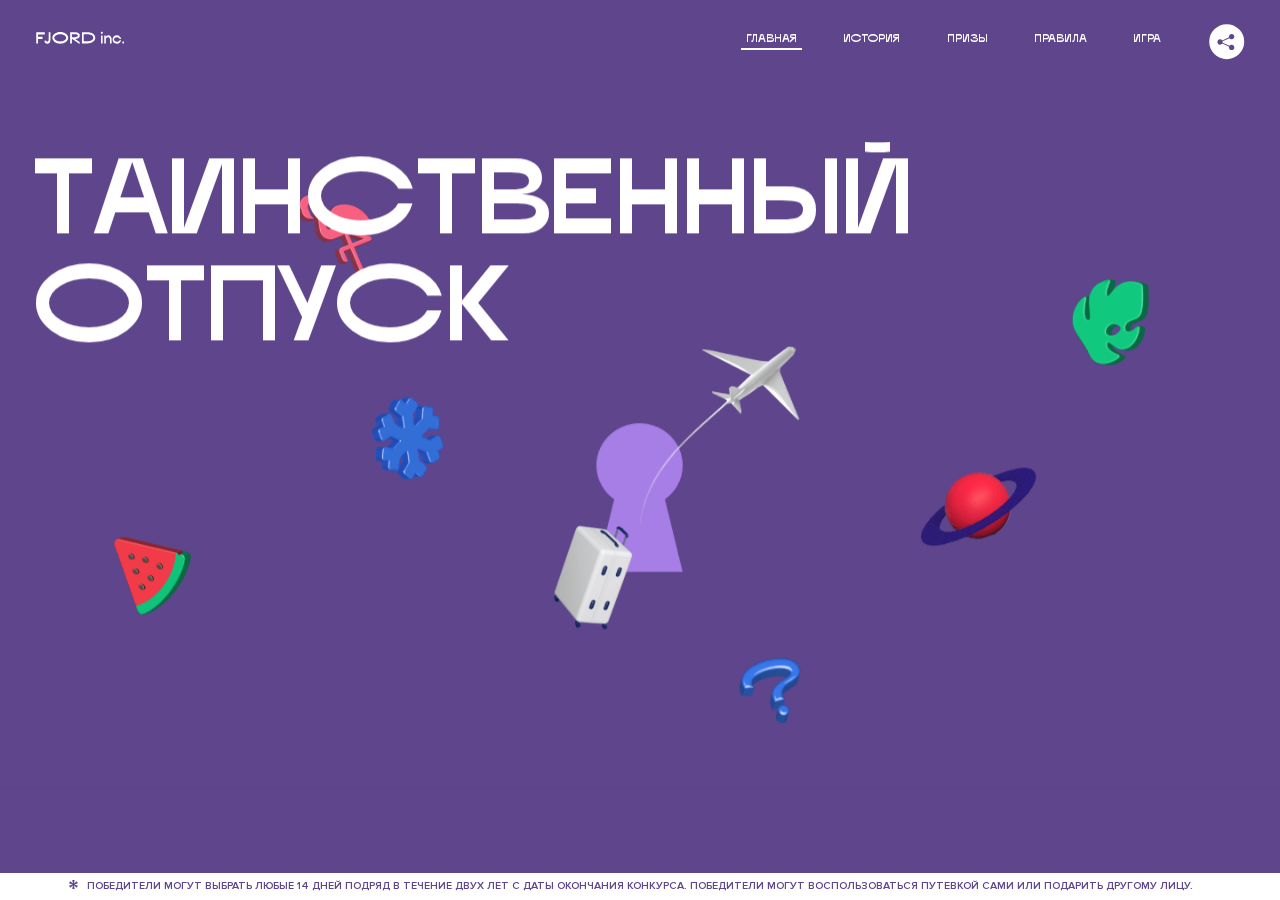
<file: 9/index.html>
<!DOCTYPE html>
<html lang="ru">
<head>
  <meta charset="UTF-8">
  <meta name="description" content="">
  <meta name="viewport" content="width=device-width, initial-scale=1.0">
  <meta http-equiv="X-UA-Compatible" content="ie=edge">
  <title>Mysterious Vacation</title>
  <link rel="stylesheet" href="css/style.min.css">
<link href="css/style.min.css" rel="stylesheet">  <base href="https://htmlacademy-animation.github.io/42764-magic-vacation-1/9/">
</head>
<body>

  <header class="page-header js-header">
    <div class="page-header__wrapper">
      <a href="#" class="page-header__logo" aria-label="Перейти на страницу FJORD.Inc">
        <svg width="100" height="15" viewBox="0 0 100 15" fill="none" xmlns="http://www.w3.org/2000/svg">
          <path d="M0.26 1.4V14H2.276V8.906H7.334V6.44H2.276V3.848H9.872V1.4H0.26ZM12.733 14.36C15.127 14.36 16.243 12.65 16.243 9.5V1.4H14.263V8.96C14.263 11.21 13.723 11.876 12.733 11.876C11.833 11.876 11.473 11.3 11.347 10.58L9.36702 10.94C9.63702 13.046 10.663 14.36 12.733 14.36ZM18.3918 7.7C18.3918 11.372 22.3878 14.36 27.3198 14.36C32.2518 14.36 36.2478 11.372 36.2478 7.7C36.2478 4.028 32.2518 1.04 27.3198 1.04C22.3878 1.04 18.3918 4.028 18.3918 7.7ZM20.6058 7.7C20.6058 5.378 23.6118 3.524 27.3198 3.524C30.9918 3.524 33.9798 5.378 33.9798 7.7C33.9798 10.004 30.9918 11.858 27.3198 11.858C23.6118 11.858 20.6058 10.004 20.6058 7.7ZM40.403 14V8.906H40.799L49.079 14.702V12.38L44.039 8.906H44.201C47.999 8.906 49.277 7.304 49.277 5.162C49.277 3.092 47.999 1.4 44.201 1.4H38.387V14H40.403ZM43.535 3.722C45.785 3.722 47.045 4.136 47.045 5.432C47.045 6.764 45.785 7.034 43.535 7.034H40.403V3.722H43.535ZM51.6936 1.382V14H57.8676C62.7456 14 66.7236 11.534 66.7236 7.7C66.7236 3.848 62.7456 1.382 57.8676 1.382H51.6936ZM53.7096 11.624V3.722H57.5436C61.5396 3.722 64.4916 5.018 64.4916 7.7C64.4916 10.238 61.5396 11.624 57.5436 11.624H53.7096ZM73.1832 14.018H74.9832V5H73.1832V14.018ZM72.9132 1.976C72.9132 2.57 73.3992 3.092 74.0832 3.092C74.7492 3.092 75.2352 2.57 75.2352 1.976C75.2352 1.382 74.7672 0.805999 74.0832 0.805999C73.3812 0.805999 72.9132 1.382 72.9132 1.976ZM76.7867 14H78.5687V9.104C78.7487 8.006 79.5947 6.962 81.0887 6.962C82.1147 6.962 83.2667 7.448 83.2667 9.554V14H85.0487V9.014C85.0487 6.152 83.2307 4.73 81.3587 4.73C79.9187 4.73 79.0727 5.558 78.5687 6.854V5H76.7867V14ZM90.9898 14.27C93.5098 14.27 95.3818 12.506 95.7238 10.328H94.0498C93.7258 11.3 92.6998 12.02 90.9898 12.02C88.8478 12.02 87.7678 10.922 87.7678 9.59C87.7678 8.24 88.8478 6.962 90.9898 6.962C92.7538 6.962 93.7978 7.844 94.0858 8.924H95.7418C95.4358 6.71 93.6178 4.73 90.9898 4.73C88.0918 4.73 86.1298 7.124 86.1298 9.59C86.1298 12.074 88.1278 14.27 90.9898 14.27ZM97.0693 12.938C97.0693 13.658 97.5553 14.144 98.2753 14.144C98.9953 14.144 99.4813 13.658 99.4813 12.938C99.4813 12.2 98.9953 11.714 98.2753 11.714C97.5553 11.714 97.0693 12.2 97.0693 12.938Z" fill="currentColor"></path>
        </svg>
      </a>
      <button class="page-header__toggler js-menu-toggler" type="button" aria-label="Управление мобильным меню"><span>Меню</span></button>
      <nav class="page-header__nav">
        <div class="page-header__menu js-menu" id="menu">
          <ul>
            <li>
              <a class="js-menu-link active" href="#top" data-href="top">главная</a>
            </li>
            <li>
              <a class="js-menu-link" href="#story" data-href="story">история</a>
            </li>
            <li>
              <a class="js-menu-link" href="#prizes" data-href="prizes">призы</a>
            </li>
            <li>
              <a class="js-menu-link" href="#rules" data-href="rules">правила</a>
            </li>
            <li>
              <a class="js-menu-link" href="#game" data-href="game">игра</a>
            </li>
          </ul>
        </div>
        <div class="page-header__social">
          <div class="social-block js-social-block">
            <button class="social-block__toggler" aria-label="Управлять блоком с социальными кнопками">
              <svg width="26" height="22" viewBox="0 0 27 22" fill="none" xmlns="http://www.w3.org/2000/svg">
                <path d="M19.6721 7.43664C21.6273 7.43664 23.213 5.85095 23.213 3.89566C23.213 1.94037 21.6273 0.354675 19.6721 0.354675C17.7168 0.354675 16.1311 1.94037 16.1311 3.89566C16.1311 4.19968 16.1728 4.49178 16.2458 4.77345L7.21751 8.95527C6.57519 8.05214 5.52303 7.46049 4.33078 7.46049C2.37549 7.46049 0.789795 9.04618 0.789795 11.0015C0.789795 12.9568 2.37549 14.5425 4.33078 14.5425C5.52303 14.5425 6.57668 13.9508 7.21751 13.0477L16.2458 17.2295C16.1743 17.5112 16.1311 17.8033 16.1311 18.1073C16.1311 20.0626 17.7168 21.6483 19.6721 21.6483C21.6273 21.6483 23.213 20.0626 23.213 18.1073C23.213 16.152 21.6273 14.5663 19.6721 14.5663C18.4798 14.5663 17.4262 15.158 16.7853 16.0611L7.75701 11.8793C7.82854 11.5976 7.87176 11.3055 7.87176 11.0015C7.87176 10.6974 7.83003 10.4053 7.75701 10.1237L16.7853 5.94186C17.4262 6.84499 18.4783 7.43664 19.6721 7.43664Z" fill="currentColor"></path>
              </svg>
            </button>
            <ul class="social-block__list">
              <li>
                <a class="social-block__link social-block__link--fb" href="#" aria-label="Мы на Facebook">
                  <svg width="8" height="17" viewBox="0 0 8 17" fill="none" xmlns="http://www.w3.org/2000/svg">
                    <path d="M4.24646 16.9899H1.09275L1.05793 8.49828H0V5.30707H1.05793V3.81124C1.05793 1.42084 2.57654 0 5.21735 0H7.41758V3.18585H5.30841C4.28262 3.18585 4.2478 3.48582 4.2478 4.24914V5.30707H7.42964L7.16716 8.49828H4.2478V16.9899H4.24646Z" fill="currentColor"></path>
                  </svg>
                </a>
              </li>
              <li>
                <a class="social-block__link social-block__link--insta" href="#" aria-label="Мы в Instagram">
                  <svg width="15" height="15" viewBox="0 0 15 15" fill="none" xmlns="http://www.w3.org/2000/svg">
                    <path d="M11.0197 0H4.19806C2.14246 0 0.471191 1.66993 0.471191 3.72285V10.5499C0.471191 12.6082 2.14112 14.2727 4.19806 14.2727H11.0197C13.0753 14.2727 14.7466 12.6082 14.7466 10.5499V3.72285C14.7466 1.67127 13.0753 0 11.0197 0ZM11.0197 12.4849H4.19806C3.13076 12.4849 2.26432 11.6158 2.26432 10.5512V3.72419C2.26432 2.65956 3.13076 1.79715 4.19806 1.79715H11.0197C12.087 1.79715 12.9535 2.6609 12.9535 3.72419V10.5512C12.9535 11.6145 12.087 12.4849 11.0197 12.4849Z" fill="currentColor"></path>
                    <path d="M7.60887 3.11084C5.38989 3.11084 3.58203 4.9187 3.58203 7.14036C3.58203 9.35532 5.38989 11.1645 7.60887 11.1645C9.83053 11.1645 11.6357 9.35666 11.6357 7.14036C11.6357 4.9187 9.83053 3.11084 7.60887 3.11084ZM7.60887 9.36871C6.37551 9.36871 5.37784 8.37372 5.37784 7.14036C5.37784 5.90699 6.37551 4.90665 7.60887 4.90665C8.83822 4.90665 9.84259 5.90833 9.84259 7.14036C9.84392 8.37238 8.83822 9.36871 7.60887 9.36871Z" fill="currentColor"></path>
                    <path d="M11.3573 2.35962C10.8256 2.35962 10.3931 2.79752 10.3931 3.32381C10.3931 3.85546 10.8256 4.29336 11.3573 4.29336C11.8862 4.29336 12.3215 3.85546 12.3215 3.32381C12.3215 2.79752 11.8862 2.35962 11.3573 2.35962Z" fill="currentColor"></path>
                  </svg>
                </a>
              </li>
              <li>
                <a class="social-block__link social-block__link--vk" href="#" aria-label="Мы ВКонтакте">
                  <svg width="17" height="10" viewBox="0 0 17 10" fill="none" xmlns="http://www.w3.org/2000/svg">
                    <path d="M14.1234 4.9002C14.1234 4.9002 16.3623 1.72708 16.5866 0.680242C16.6595 0.312285 16.4947 0.103188 16.1069 0.103188C16.1069 0.103188 14.8193 0.103188 14.168 0.103188C13.7235 0.103188 13.5587 0.293278 13.4235 0.579768C13.4235 0.579768 12.3724 2.82553 11.0969 4.24712C10.6861 4.70333 10.4781 4.84318 10.2511 4.84318C10.0646 4.84318 9.98625 4.6911 9.98625 4.27834V0.649016C9.98625 0.147997 9.92545 0.00135496 9.5066 0.00135496H6.39628C6.15578 0.00135496 6.0085 0.134417 6.0085 0.324506C6.0085 0.801084 6.73406 0.908351 6.73406 2.20231V4.87305C6.73406 5.40529 6.70569 5.61575 6.45303 5.61575C5.78016 5.61575 4.19528 3.30618 3.30623 0.678887C3.12923 0.145282 2.93737 0 2.43475 0H0.486409C0.205373 0 0 0.190085 0 0.476576C0 0.991172 0.60666 3.40801 2.99277 6.64358C4.59927 8.8201 6.70569 10 8.60269 10C9.76196 10 10.0416 9.80312 10.0416 9.31432V7.63883C10.0416 7.22607 10.2065 7.04956 10.4429 7.04956C10.7078 7.04956 11.1847 7.13238 12.2805 8.22268C13.5843 9.47862 13.6762 10 14.3896 10H16.5676C16.7919 10 17 9.89273 17 9.52342C17 9.02919 16.3623 8.15343 15.384 7.10659C14.9801 6.56755 14.3302 5.98914 14.1248 5.72301C13.8275 5.40801 13.9154 5.23014 14.1234 4.9002Z" fill="currentColor"></path>
                  </svg>
                </a>
              </li>
            </ul>
          </div>
        </div>
      </nav>
    </div>
  </header>

  <main class="page-content">

    <section class="animation-screen"></section>

    <section class="screen screen--hidden screen--intro js-scrollspy" id="top">
      <div class="screen__wrapper">
        <div class="intro">
          <h1 class="intro__title">Таинственный отпуск</h1>
          <div class="intro__content">
            <div class="intro__info">
              <p class="intro__label">Даты проведения конкурса:</p>
              <p class="intro__date">01 — 31.05 / 2020</p>
            </div>
            <div class="intro__message">
              <p>
                Отгадай первым место назначения и&nbsp;отправься в&nbsp;путешествие в&nbsp;любое время или получи один из многочисленных призов
                <svg width="16" height="16" viewBox="0 0 10 10" fill="none" xmlns="http://www.w3.org/2000/svg">
                  <path d="M0 6.35337L3.90271 4.99012L0 3.64663L1.34615 1.32374L4.44287 4.01073L3.67364 0H6.34615L5.57692 4.01073L8.65385 1.32374L10 3.64663L6.13405 4.99012L10 6.35337L8.65385 8.65651L5.57692 5.98927L6.34615 10H3.67364L4.44287 5.96952L1.34615 8.65651L0 6.35337Z" fill="currentColor"></path>
                </svg>
              </p>
            </div>
          </div>
        </div>
      </div>
      <div class="screen__footer js-footer">
        <button class="screen__footer-enlarge js-footer-toggler" type="button" aria-label="Показать сообщение">
          <svg width="10" height="10" viewBox="0 0 10 10" fill="none" xmlns="http://www.w3.org/2000/svg">
            <path d="M0 6.35337L3.90271 4.99012L0 3.64663L1.34615 1.32374L4.44287 4.01073L3.67364 0H6.34615L5.57692 4.01073L8.65385 1.32374L10 3.64663L6.13405 4.99012L10 6.35337L8.65385 8.65651L5.57692 5.98927L6.34615 10H3.67364L4.44287 5.96952L1.34615 8.65651L0 6.35337Z" fill="currentColor"></path>
          </svg>
        </button>
        <button class="screen__footer-collapse js-footer-toggler" type="button" aria-label="Скрыть сообщение">
          <svg width="13" height="13" viewBox="0 0 13 13" fill="none" xmlns="http://www.w3.org/2000/svg">
            <line x1="12.3536" y1="0.353553" x2="0.738349" y2="11.9688" stroke="currentColor"></line>
            <line x1="0.738319" y1="0.539925" x2="12.3535" y2="12.1551" stroke="currentColor"></line>
          </svg>
        </button>
        <div class="screen__footer-wrapper">
          <div class="screen__footer-announce">
            <p class="screen__footer-label">Даты проведения конкурса:</p>
            <p class="screen__footer-date">01 — 31.05 / 2020</p>
          </div>
          <div class="screen__footer-note">
            <p>
              <svg width="10" height="10" viewBox="0 0 10 10" fill="none" xmlns="http://www.w3.org/2000/svg">
                <path d="M0 6.35337L3.90271 4.99012L0 3.64663L1.34615 1.32374L4.44287 4.01073L3.67364 0H6.34615L5.57692 4.01073L8.65385 1.32374L10 3.64663L6.13405 4.99012L10 6.35337L8.65385 8.65651L5.57692 5.98927L6.34615 10H3.67364L4.44287 5.96952L1.34615 8.65651L0 6.35337Z" fill="currentColor"></path>
              </svg>
              <span>Победители могут выбрать любые 14 дней подряд в&nbsp;течение двух лет с&nbsp;даты окончания конкурса. Победители могут воспользоваться путевкой сами или подарить другому лицу.</span>
            </p>
          </div>
        </div>
      </div>
    </section>

    <section class="screen screen--hidden screen--story js-scrollspy" id="story">

      <div class="slider swiper-container js-slider">

        <div class="swiper-wrapper">

          <div class="slider__item swiper-slide">
            <h2 class="slider__item-title">История</h2>
            <p class="slider__item-text">Джеймс Таргет был основателем компании &laquo;Fjord Inc.&raquo;. С&nbsp;1965 года &laquo;Fjord Inc.&raquo; прославилась надёжными и&nbsp;удобными чемоданами и&nbsp;аксессуарами для туристов.</p>
          </div>

          <div class="slider__item swiper-slide">
            <p class="slider__item-text">Когда Джеймсу было 7&nbsp;лет, в&nbsp;их&nbsp;доме гостил дядюшка и&nbsp;развлекал детей рассказами о&nbsp;своей поездке в&nbsp;место, показавшееся малышу Таргету невероятным. Тогда Джеймс решил, что однажды посетит его, но&nbsp;не&nbsp;будет рассказывать о&nbsp;мечте, пока не&nbsp;осуществит.</p>
          </div>

          <div class="slider__item swiper-slide">
            <p class="slider__item-text">Джеймс Таргет стал увлеченным путешественником. Он&nbsp;посетил 5&nbsp;континентов, 126&nbsp;стран.</p>
          </div>

          <div class="slider__item swiper-slide">
            <p class="slider__item-text">Он&nbsp;сплавлялся по&nbsp;Амазонке и&nbsp;погружался в&nbsp;пещеры Франции, медитировал в&nbsp;горах Тибета и&nbsp;пожимал руку вождя племени Акугауа.</p>
          </div>

          <div class="slider__item swiper-slide">
            <p class="slider__item-text">Из&nbsp;своих поездок Джеймс Таргет привозил идеи, как сделать свои чемоданы &laquo;Fjord Inc.&raquo; удобными и&nbsp;приспособленными к&nbsp;разным дорожным условиям.</p>
          </div>

          <div class="slider__item swiper-slide">
            <p class="slider__item-text">Всё это время Джеймс не&nbsp;оставлял идею поездки своей мечты. Однако, как только он&nbsp;брался за&nbsp;планирование, возникали препятствия, не&nbsp;позволяющие отправиться туда.</p>
          </div>

          <div class="slider__item swiper-slide">
            <p class="slider__item-text">В&nbsp;возрасте 67&nbsp;лет Джеймс Таргет попал под лавину и&nbsp;погиб. В&nbsp;своём завещании он&nbsp;поручил отправить в&nbsp;заветное путешествие трёх смельчаков, единых с&nbsp;ним духом.</p>
          </div>

          <div class="slider__item swiper-slide">
            <p class="slider__item-text">Тех, кто сможет узнать таинственное место, задавая вопросы специально обученному ИИ&nbsp;&laquo;Соне&raquo;, ждет фантастическое путешествие.</p>
          </div>
        </div>
        <div class="slider__controls">
          <button class="slider__control slider__control--prev js-control-prev" type="button" aria-label="Показать предыдущую историю">
            <svg width="12" height="22" viewBox="0 0 12 22" fill="none" xmlns="http://www.w3.org/2000/svg">
              <path d="M11 1L1 11L11 21" stroke="currentColor" stroke-width="2" stroke-linejoin="round"></path>
            </svg>
          </button>
          <button class="slider__control slider__control--next js-control-next" type="button" aria-label="Показать следующую историю">
            <svg width="12" height="22" viewBox="0 0 12 22" fill="none" xmlns="http://www.w3.org/2000/svg">
              <path d="M1 1L11 11L1 21" stroke="currentColor" stroke-width="2" stroke-linejoin="round"></path>
            </svg>
          </button>
        </div>
        <div class="slider__pagination swiper-pagination"></div>
      </div>
    </section>

    <section class="screen screen--hidden screen--prizes js-scrollspy" id="prizes">
      <div class="screen__wrapper">
        <div class="prizes">
          <h2 class="prizes__title">ПРизы</h2>
          <div class="prizes__lead">
            <p>Найди ответ и&nbsp;получи один из&nbsp;призов:</p>
          </div>
          <ul class="prizes__list">
            <li class="prizes__item prizes__item--journeys">
              <div class="prizes__icon">
                <picture>
                  <source srcset="img/primary-award-from.svg" media="(orientation: portrait)">
                  <img src="img/primary-award-from.svg" alt="">
                </picture>
              </div>
              <p class="prizes__desc">
                <b class="prizes__number">3</b>
                <span class="prizes__spec">загадочных путешествия</span>
              </p>
            </li>
            <li class="prizes__item prizes__item--cases">
              <div class="prizes__icon">
                <picture>
                  <source srcset="img/secondary-award-from.svg" media="(orientation: portrait)">
                  <img src="img/secondary-award-from.svg" alt="">
                </picture>
              </div>
              <p class="prizes__desc">
                <b class="prizes__number">7</b>
                <span class="prizes__spec">надежных чемоданов</span>
              </p>
            </li>
            <li class="prizes__item prizes__item--codes">
              <div class="prizes__icon">
                <picture>
                  <source srcset="img/additional-award-from.svg" media="(orientation: portrait)">
                  <img src="img/additional-award-from.svg" alt="">
                </picture>
              </div>
              <p class="prizes__desc">
                <b class="prizes__number">900</b>
                <span class="prizes__spec">
                  промокодов на&nbsp;скидку 15%
                  <svg width="10" height="10" viewBox="0 0 10 10" fill="none" xmlns="http://www.w3.org/2000/svg">
                    <path d="M0 6.35337L3.90271 4.99012L0 3.64663L1.34615 1.32374L4.44287 4.01073L3.67364 0H6.34615L5.57692 4.01073L8.65385 1.32374L10 3.64663L6.13405 4.99012L10 6.35337L8.65385 8.65651L5.57692 5.98927L6.34615 10H3.67364L4.44287 5.96952L1.34615 8.65651L0 6.35337Z" fill="currentColor"></path>
                  </svg>
                </span>
              </p>
            </li>
          </ul>
        </div>
      </div>
      <div class="screen__footer js-footer">
        <button class="screen__footer-enlarge js-footer-toggler" type="button" aria-label="Показать сообщение">
          <svg width="10" height="10" viewBox="0 0 10 10" fill="none" xmlns="http://www.w3.org/2000/svg">
            <path d="M0 6.35337L3.90271 4.99012L0 3.64663L1.34615 1.32374L4.44287 4.01073L3.67364 0H6.34615L5.57692 4.01073L8.65385 1.32374L10 3.64663L6.13405 4.99012L10 6.35337L8.65385 8.65651L5.57692 5.98927L6.34615 10H3.67364L4.44287 5.96952L1.34615 8.65651L0 6.35337Z" fill="currentColor"></path>
          </svg>
        </button>
        <button class="screen__footer-collapse js-footer-toggler" type="button" aria-label="Скрыть сообщение">
          <svg width="13" height="13" viewBox="0 0 13 13" fill="none" xmlns="http://www.w3.org/2000/svg">
            <line x1="12.3536" y1="0.353553" x2="0.738349" y2="11.9688" stroke="currentColor"></line>
            <line x1="0.738319" y1="0.539925" x2="12.3535" y2="12.1551" stroke="currentColor"></line>
          </svg>
        </button>
        <div class="screen__footer-wrapper">
          <div class="screen__footer-announce">
            <p class="screen__footer-label">Даты проведения конкурса:</p>
            <p class="screen__footer-date">01 — 31.05 / 2020</p>
          </div>
          <div class="screen__footer-note">
            <p>
              <svg width="10" height="10" viewBox="0 0 10 10" fill="none" xmlns="http://www.w3.org/2000/svg">
                <path d="M0 6.35337L3.90271 4.99012L0 3.64663L1.34615 1.32374L4.44287 4.01073L3.67364 0H6.34615L5.57692 4.01073L8.65385 1.32374L10 3.64663L6.13405 4.99012L10 6.35337L8.65385 8.65651L5.57692 5.98927L6.34615 10H3.67364L4.44287 5.96952L1.34615 8.65651L0 6.35337Z" fill="currentColor"></path>
              </svg>
              <span>Скидка&nbsp;15% на&nbsp;единоразовое приобретение путёвки с&nbsp;1&nbsp;июня 2020 по&nbsp;31&nbsp;мая 2022&nbsp;года. Суммируется с&nbsp;другими акциями</span>
            </p>
          </div>
        </div>
      </div>
    </section>

    <section class="screen screen--hidden screen--rules js-scrollspy" id="rules">
      <div class="screen__wrapper">
        <div class="rules">
          <h2 class="rules__title">Правила</h2>
          <div class="rules__lead">
            <p>Для того чтобы получить наследство Джеймса Таргета, тебе нужно выведать у&nbsp;&laquo;Сони&raquo;, куда предстоит отправиться тебе в&nbsp;случае победы</p>
          </div>
          <ol class="rules__list">
            <li class="rules__item">
              <p>Тебе отводится <br>5&nbsp;минут</p>
            </li>
            <li class="rules__item">
              <p>Задавай любые вопросы в&nbsp;текстовом поле</p>
            </li>
            <li class="rules__item">
              <p>Нажимай кнопку &laquo;Узнать&raquo;, чтобы получить ответ</p>
            </li>
            <li class="rules__item">
              <p>&laquo;Соня&raquo; может отвечать только&nbsp;Да или Нет</p>
            </li>
          </ol>
          <a href="#game" class="rules__link btn">Погнали!</a>
        </div>
      </div>
      <div class="screen__disclaimer">
        <div class="disclaimer">
          <ul>
            <li>
              <a href="#">Правовая информация</a>
            </li>
            <li>
              <a href="#">Подробные правила</a>
            </li>
          </ul>
        </div>
      </div>
    </section>

    <section class="screen screen--hidden screen--game js-scrollspy" id="game">
      <div class="screen__wrapper">
        <div class="game">
          <div class="game__header">
            <h2 class="game__title">Игра</h2>
            <div class="game__counter">
              <span>05</span>:<span>00</span>
            </div>
          </div>
          <div class="game__body">
            <div class="chat">
              <div class="chat__body js-chat">
                <ul class="chat__list" id="messages"></ul>
              </div>
              <div class="chat__footer">
                <form action="#" method="post" class="form" id="message-form">
                  <label for="message-field" class="visually-hidden">Поле для ввода вопроса</label>
                  <input type="text" class="form__field" id="message-field">
                  <button class="form__button btn">
                    Узнать
                    <svg width="18" height="19" viewBox="0 0 18 19" fill="none" xmlns="http://www.w3.org/2000/svg">
                      <path stroke="currentColor" stroke-width="2" d="M9 19V1"></path>
                      <path d="M1 9l8-8 8 8" stroke="currentColor" stroke-width="2" stroke-linejoin="round"></path>
                    </svg>
                  </button>
                </form>
              </div>
            </div>
          </div>
          <!-- временные кнопки для показа результата -->
          <div class="game__buttons">
            <button class="game__button btn js-show-result" type="button" data-target="result">Положительный результат</button>
            <button class="game__button btn js-show-result" type="button" data-target="result2">Положительный результат - 2</button>
            <button class="game__button btn js-show-result" type="button" data-target="result3">Отрицательный результат</button>
          </div>
        </div>
      </div>
    </section>

    <section class="screen screen--hidden screen--result" id="result">
      <div class="screen__wrapper">
        <div class="result result--trip">
          <div class="result__image">
            <picture>
              <source srcset="img/result1-mob.png 1x, img/result1-mob@2x.png 2x" media="(max-width: 768px) and (orientation: portrait)">
              <img src="img/result1.png" srcset="img/result1@2x.png 2x" alt="">
            </picture>
          </div>
          <h2 class="result__title">
            <span class="visually-hidden">ПОбеда!</span>
            <svg xmlns="http://www.w3.org/2000/svg" viewBox="0 0 568.85 109.24">
              <path d="M16,24.44V92H2.6V8H75V92H61.52V24.44H16Z" transform="translate(-2.1 -1.5)" fill="none" stroke="currentColor"></path>
              <path d="M148.76,5.6c32.88,0,59.52,19.92,59.52,44.4s-26.64,44.4-59.52,44.4S89.24,74.48,89.24,50,115.88,5.6,148.76,5.6Zm0,72.12c24.48,0,44.4-12.36,44.4-27.72s-19.92-27.84-44.4-27.84C124,22.16,104,34.52,104,50S124,77.72,148.76,77.72Z" transform="translate(-2.1 -1.5)" fill="none" stroke="currentColor"></path>
              <path d="M287.36,8V24.44H236v14.4h25.32c25.44,0,34,11.16,34,26.52,0,15.6-8.52,26.64-34,26.64H222.56V8h64.8ZM256.88,76.52c15.12,0,23.52-2,23.52-11.52S272,54.44,256.88,54.44H236V76.52h20.88Z" transform="translate(-2.1 -1.5)" fill="none" stroke="currentColor"></path>
              <path d="M371.47,8V24.44H320.84V41.6h33.6V58h-33.6V75.56h50.64V92H307.4V8h64.08Z" transform="translate(-2.1 -1.5)" fill="none" stroke="currentColor"></path>
              <path d="M382.39,110.24V75.56h7.44c4.56-4.68,7.8-18.36,8.76-56L399,8h48.6V75.56h10v34.68H442.87V92H397v18.24H382.39Zm51.72-34.68V24.44H411.55v3.12c-0.48,22.44-3.24,37.68-7.2,48h29.76Z" transform="translate(-2.1 -1.5)" fill="none" stroke="currentColor"></path>
              <path d="M463.75,92l28-84h27.12l28.08,84H533.47l-7.8-23.52h-37.8L480.07,92H463.75Zm56.64-40L507,11.84,493.51,52h26.88Z" transform="translate(-2.1 -1.5)" fill="none" stroke="currentColor"></path>
              <path d="M554.12,70.4L555.55,2H569l1.44,68.4H554.12Zm8.28,6.36c4.8,0,8,3.24,8,8.16a8,8,0,1,1-16.08,0C554.35,80,557.59,76.76,562.39,76.76Z" transform="translate(-2.1 -1.5)" fill="none" stroke="currentColor"></path>
            </svg>
          </h2>
          <div class="result__text">
            <p>ты&nbsp;отправляешься в&nbsp;Арктику!</p>
          </div>
          <div class="result__form">
            <form action="#" method="post" class="form form--result">
              <label for="email-field" class="form__label">зарегистрируй результат</label>
              <input type="email" class="form__field" id="email-field" placeholder="e-mail для регистации результата и получения приза" required="">
              <button class="form__button btn">
                отправить
                <svg width="18" height="19" viewBox="0 0 18 19" fill="none" xmlns="http://www.w3.org/2000/svg">
                  <path stroke="currentColor" stroke-width="2" d="M9 19V1"></path>
                  <path d="M1 9l8-8 8 8" stroke="currentColor" stroke-width="2" stroke-linejoin="round"></path>
                </svg>
              </button>
            </form>
          </div>
        </div>
      </div>
    </section>

    <section class="screen screen--hidden screen--result" id="result2">
      <div class="screen__wrapper">
        <div class="result result--prize">
          <div class="result__image">
            <picture>
              <source srcset="img/result2-mob.png 1x, img/result2-mob@2x.png 2x" media="(max-width: 768px) and (orientation: portrait)">
              <img src="img/result2.png" srcset="img/result2@2x.png 2x" alt="">
            </picture>
          </div>
          <h2 class="result__title">
            <span class="visually-hidden">ПОбеда!</span>
            <svg xmlns="http://www.w3.org/2000/svg" viewBox="0 0 568.85 109.24">
              <path d="M16,24.44V92H2.6V8H75V92H61.52V24.44H16Z" transform="translate(-2.1 -1.5)" fill="none" stroke="currentColor"></path>
              <path d="M148.76,5.6c32.88,0,59.52,19.92,59.52,44.4s-26.64,44.4-59.52,44.4S89.24,74.48,89.24,50,115.88,5.6,148.76,5.6Zm0,72.12c24.48,0,44.4-12.36,44.4-27.72s-19.92-27.84-44.4-27.84C124,22.16,104,34.52,104,50S124,77.72,148.76,77.72Z" transform="translate(-2.1 -1.5)" fill="none" stroke="currentColor"></path>
              <path d="M287.36,8V24.44H236v14.4h25.32c25.44,0,34,11.16,34,26.52,0,15.6-8.52,26.64-34,26.64H222.56V8h64.8ZM256.88,76.52c15.12,0,23.52-2,23.52-11.52S272,54.44,256.88,54.44H236V76.52h20.88Z" transform="translate(-2.1 -1.5)" fill="none" stroke="currentColor"></path>
              <path d="M371.47,8V24.44H320.84V41.6h33.6V58h-33.6V75.56h50.64V92H307.4V8h64.08Z" transform="translate(-2.1 -1.5)" fill="none" stroke="currentColor"></path>
              <path d="M382.39,110.24V75.56h7.44c4.56-4.68,7.8-18.36,8.76-56L399,8h48.6V75.56h10v34.68H442.87V92H397v18.24H382.39Zm51.72-34.68V24.44H411.55v3.12c-0.48,22.44-3.24,37.68-7.2,48h29.76Z" transform="translate(-2.1 -1.5)" fill="none" stroke="currentColor"></path>
              <path d="M463.75,92l28-84h27.12l28.08,84H533.47l-7.8-23.52h-37.8L480.07,92H463.75Zm56.64-40L507,11.84,493.51,52h26.88Z" transform="translate(-2.1 -1.5)" fill="none" stroke="currentColor"></path>
              <path d="M554.12,70.4L555.55,2H569l1.44,68.4H554.12Zm8.28,6.36c4.8,0,8,3.24,8,8.16a8,8,0,1,1-16.08,0C554.35,80,557.59,76.76,562.39,76.76Z" transform="translate(-2.1 -1.5)" fill="none" stroke="currentColor"></path>
            </svg>
          </h2>
          <div class="result__text">
            <p>чемодан &laquo;Fjord&nbsp;Inc.&raquo;&nbsp;твой</p>
          </div>
          <div class="result__form">
            <form action="#" method="post" class="form form--result">
              <label for="email-field2" class="form__label">зарегистрируй результат</label>
              <input type="email" class="form__field" id="email-field2" placeholder="e-mail для регистации результата и получения приза" required="">
              <button class="form__button btn">
                отправить
                <svg width="18" height="19" viewBox="0 0 18 19" fill="none" xmlns="http://www.w3.org/2000/svg">
                  <path stroke="currentColor" stroke-width="2" d="M9 19V1"></path>
                  <path d="M1 9l8-8 8 8" stroke="currentColor" stroke-width="2" stroke-linejoin="round"></path>
                </svg>
              </button>
            </form>
          </div>
        </div>
      </div>
    </section>

    <section class="screen screen--hidden screen--result" id="result3">
      <div class="screen__wrapper">
        <div class="result result--negative">
          <div class="result__image">
            <picture>
              <source srcset="img/result3-mob.png 1x, img/result3-mob@2x.png 2x" media="(max-width: 768px) and (orientation: portrait)">
              <img src="img/result3.png" srcset="img/result3@2x.png 2x" alt="">
            </picture>
          </div>
          <h2 class="result__title">
            <span class="visually-hidden">Не угадал!</span>
            <svg xmlns="http://www.w3.org/2000/svg" viewBox="0 0 660.77 109.24">
              <path d="M2.66,92V8H16.1V42.2H53.3V8H66.74V92H53.3V58.64H16.1V92H2.66Z" transform="translate(-2.16 -1.5)" fill="none" stroke="currentColor"></path>
              <path d="M147.62,8V24.44H97V41.6h33.6V58H97V75.56h50.64V92H83.54V8h64.08Z" transform="translate(-2.16 -1.5)" fill="none" stroke="currentColor"></path>
              <path d="M199.22,8l20.52,42.36L235.34,8h16.44l-31,84H204.38l9.48-25.92L185.78,8h13.44Z" transform="translate(-2.16 -1.5)" fill="none" stroke="currentColor"></path>
              <path d="M273.74,24.44V92H260.3V8h50.16V24.44H273.74Z" transform="translate(-2.16 -1.5)" fill="none" stroke="currentColor"></path>
              <path d="M307.1,92l28-84h27.12l28.08,84H376.82L369,68.48h-37.8L323.42,92H307.1Zm56.64-40L350.3,11.84,336.86,52h26.88Z" transform="translate(-2.16 -1.5)" fill="none" stroke="currentColor"></path>
              <path d="M396.38,110.24V75.56h7.44c4.56-4.68,7.8-18.36,8.76-56L412.94,8h48.6V75.56h10v34.68H456.86V92H411v18.24H396.38ZM448.1,75.56V24.44H425.54v3.12c-0.48,22.44-3.24,37.68-7.2,48H448.1Z" transform="translate(-2.16 -1.5)" fill="none" stroke="currentColor"></path>
              <path d="M477.74,92l28-84h27.12L560.9,92H547.46l-7.8-23.52h-37.8L494.06,92H477.74Zm56.64-40-13.44-40.2L507.5,52h26.88Z" transform="translate(-2.16 -1.5)" fill="none" stroke="currentColor"></path>
              <path d="M568.7,76.88a13.77,13.77,0,0,0,5,1c6.6,0,10.44-6.24,12-58.32L586.22,8h46.2V92H619V24.44H598.82l-0.12,3.12C597.14,81,589,94.4,573.74,94.4a28.55,28.55,0,0,1-6.72-.84Z" transform="translate(-2.16 -1.5)" fill="none" stroke="currentColor"></path>
              <path d="M646.1,70.4L647.54,2H661l1.44,68.4H646.1Zm8.28,6.36c4.8,0,8,3.24,8,8.16a8,8,0,0,1-16.08,0C646.34,80,649.58,76.76,654.38,76.76Z" transform="translate(-2.16 -1.5)" fill="none" stroke="currentColor"></path>
            </svg>
          </h2>
          <button class="result__button js-play" type="button">
            не сдавайся!
            <span>
              <svg width="27" height="22" viewBox="0 0 27 22" fill="none" xmlns="http://www.w3.org/2000/svg">
                <path d="M10.6899 1.47998C5.42992 1.47998 1.16992 5.73998 1.16992 11C1.16992 16.26 5.42992 20.52 10.6899 20.52C15.9499 20.52 20.2099 16.26 20.2099 11V7.13998" stroke="currentColor" stroke-width="2" stroke-miterlimit="10"></path>
                <path d="M15.1099 12.5099L20.1499 7.13989L25.3099 12.6299" stroke="currentColor" stroke-width="2" stroke-miterlimit="10" stroke-linejoin="round"></path>
              </svg>
            </span>
          </button>
        </div>
      </div>
    </section>

    <section class="fill-screen"></section>
  </main>

<script src="js/script.js"></script></body>
</html>
</file>
